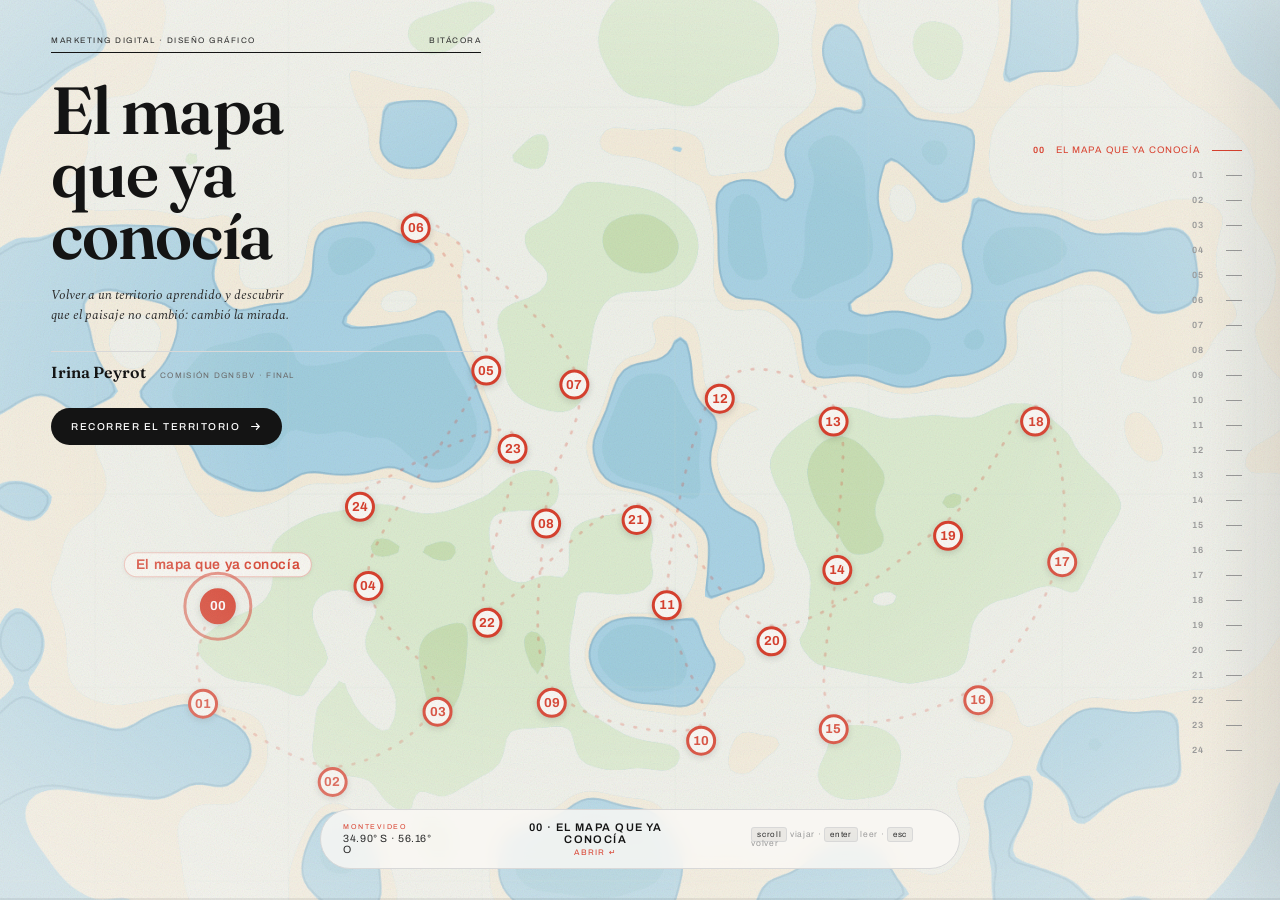
<file: index.html>
<!DOCTYPE html>
<html lang="es">
<head>
<meta charset="utf-8">
<meta name="viewport" content="width=device-width, initial-scale=1">
<title>El mapa que ya conocía — Bitácora de aprendizaje · Irina Peyrot</title>
<meta name="description" content="Bitácora de aprendizaje de Marketing Digital: un recorrido cartográfico por el territorio del marketing, con los ojos de quien ya ejerce.">
<link rel="stylesheet" href="css/style.css">
</head>
<body>

<!-- ============ EL TERRITORIO ============ -->
<div id="viewport" class="viewport">
  <div id="map-wrap" class="map-wrap">
    <svg id="territory" viewBox="0 0 3000 2100" xmlns="http://www.w3.org/2000/svg" preserveAspectRatio="xMidYMid slice"><rect x="0" y="0" width="3000" height="2100" fill="#aad3e5"/><path d="M1454.1 232.6 L1461.2 230.7 L1468.2 229.6 L1475.3 229.0 L1482.3 228.9 L1489.4 229.0 L1496.5 229.3 L1503.5 229.5 L1510.6 229.6 L1517.7 229.5 L1524.7 229.5 L1531.8 229.5 L1538.8 229.6 L1545.9 229.8 L1553.0 230.0 L1560.0 230.3 L1567.1 230.6 L1574.2 231.0 L1581.2 231.4 L1588.3 231.9 L1595.4 232.4 L1602.4 233.2 L1608.7 234.2 L1609.5 234.2 L1616.5 235.3 L1623.6 236.7 L1630.7 238.8 L1637.1 241.2 L1637.7 241.4 L1644.8 244.0 L1651.9 247.5 L1653.1 248.3 L1658.9 251.8 L1663.4 255.4 L1666.0 258.1 L1669.4 262.4 L1673.0 269.5 L1673.1 269.6 L1676.4 276.5 L1680.1 282.1 L1682.4 283.6 L1687.2 285.1 L1694.2 284.7 L1699.1 283.6 L1701.3 283.0 L1708.4 280.3 L1715.4 278.3 L1722.5 277.1 L1729.6 276.7 L1736.6 277.0 L1743.7 278.2 L1750.8 280.2 L1757.8 283.4 L1758.3 283.6 L1764.9 286.6 L1771.3 290.7 L1771.9 291.1 L1779.0 295.8 L1781.4 297.7 L1786.1 301.5 L1789.6 304.8 L1793.1 308.6 L1795.8 311.9 L1799.8 318.9 L1800.2 319.9 L1802.5 326.0 L1804.1 333.1 L1805.2 340.1 L1806.3 347.2 L1807.3 352.8 L1807.5 354.2 L1809.2 361.3 L1811.4 368.4 L1814.3 374.8 L1814.8 375.4 L1821.4 380.7 L1827.1 382.5 L1828.5 382.8 L1835.5 383.5 L1842.6 384.0 L1849.6 384.8 L1856.7 385.9 L1863.8 387.5 L1870.5 389.6 L1870.8 389.6 L1877.9 391.9 L1885.0 394.7 L1889.1 396.6 L1892.0 398.0 L1899.1 401.7 L1902.5 403.7 L1906.2 406.1 L1912.5 410.7 L1913.2 411.4 L1919.4 417.8 L1920.3 419.6 L1922.8 424.9 L1923.2 431.9 L1921.4 439.0 L1920.3 441.4 L1918.5 446.1 L1915.5 453.1 L1913.2 459.4 L1913.0 460.2 L1911.7 467.3 L1911.6 474.3 L1912.5 481.4 L1913.2 484.0 L1914.3 488.4 L1916.7 495.5 L1919.0 502.6 L1920.3 507.3 L1920.9 509.6 L1922.1 516.7 L1922.6 523.8 L1922.5 530.8 L1922.2 537.9 L1921.9 545.0 L1921.8 552.0 L1921.7 559.1 L1921.6 566.1 L1921.2 573.2 L1920.6 580.3 L1920.3 582.8 L1919.8 587.3 L1918.7 594.4 L1917.3 601.5 L1915.8 608.5 L1914.3 615.6 L1913.2 622.1 L1913.2 622.7 L1913.2 624.4 L1914.2 629.7 L1920.3 632.1 L1925.2 629.7 L1927.3 628.9 L1934.4 625.1 L1940.7 622.7 L1941.5 622.4 L1948.5 620.7 L1955.6 620.1 L1962.7 620.0 L1969.7 620.1 L1976.8 619.6 L1983.9 618.0 L1988.7 615.6 L1990.9 613.6 L1994.6 608.5 L1997.0 601.5 L1998.0 595.8 L1998.2 594.4 L1998.9 587.3 L1999.2 580.3 L1999.2 573.2 L1998.9 566.1 L1998.4 559.1 L1998.2 552.0 L1998.4 545.0 L1999.2 537.9 L2000.2 530.8 L2001.2 523.8 L2002.0 516.7 L2002.4 509.6 L2002.6 502.6 L2002.7 495.5 L2002.7 488.4 L2003.0 481.4 L2003.5 474.3 L2004.6 467.3 L2005.0 465.5 L2006.9 460.2 L2010.3 453.1 L2012.1 449.8 L2015.9 446.1 L2019.2 442.7 L2026.2 439.5 L2030.8 439.0 L2033.3 438.6 L2035.8 439.0 L2040.4 439.5 L2047.4 441.6 L2054.5 444.9 L2056.4 446.1 L2061.6 448.7 L2067.9 453.1 L2068.6 453.6 L2075.7 458.7 L2077.4 460.2 L2082.7 464.6 L2085.6 467.3 L2089.8 471.3 L2092.8 474.3 L2096.9 478.8 L2099.3 481.4 L2103.9 487.1 L2105.1 488.4 L2110.4 495.5 L2111.0 496.4 L2115.5 502.6 L2118.1 507.0 L2119.8 509.6 L2123.9 516.7 L2125.1 519.0 L2128.1 523.8 L2131.9 530.8 L2132.2 531.4 L2136.2 537.9 L2139.3 544.2 L2139.7 545.0 L2143.5 552.0 L2146.3 558.6 L2146.6 559.1 L2150.4 566.1 L2153.4 572.0 L2154.1 573.2 L2158.5 580.3 L2160.4 583.9 L2162.7 587.3 L2166.3 594.4 L2167.5 597.2 L2169.8 601.5 L2173.2 608.5 L2174.6 610.9 L2178.0 615.6 L2181.6 619.5 L2184.9 622.7 L2188.7 625.4 L2194.2 629.7 L2195.8 630.8 L2202.8 636.2 L2203.5 636.8 L2209.9 642.1 L2211.7 643.8 L2216.9 649.3 L2218.4 650.9 L2224.0 658.0 L2224.0 658.0 L2229.5 665.0 L2231.1 667.5 L2234.3 672.1 L2238.1 679.0 L2238.2 679.2 L2242.4 686.2 L2245.2 693.0 L2245.4 693.3 L2248.7 700.4 L2251.0 707.4 L2252.3 712.1 L2253.2 714.5 L2255.3 721.5 L2256.9 728.6 L2258.1 735.7 L2259.0 742.7 L2259.3 744.9 L2260.3 749.8 L2261.5 756.9 L2262.7 763.9 L2263.8 771.0 L2264.9 778.1 L2266.2 785.1 L2266.4 786.1 L2268.3 792.2 L2270.6 799.2 L2272.7 806.3 L2273.5 809.0 L2275.0 813.4 L2277.0 820.4 L2278.3 827.5 L2279.4 834.6 L2280.5 841.6 L2280.5 841.6 L2282.7 848.7 L2285.1 855.8 L2287.6 862.6 L2287.7 862.8 L2291.0 869.9 L2293.7 876.9 L2294.6 880.0 L2296.3 884.0 L2298.5 891.1 L2300.3 898.1 L2301.7 905.2 L2301.7 905.3 L2303.1 912.3 L2304.2 919.3 L2305.1 926.4 L2306.0 933.5 L2306.8 940.5 L2307.6 947.6 L2308.2 954.6 L2308.7 961.7 L2308.8 963.4 L2309.1 968.8 L2309.5 975.8 L2309.9 982.9 L2310.3 990.0 L2310.7 997.0 L2311.1 1004.1 L2311.3 1011.2 L2311.4 1018.2 L2311.3 1025.3 L2311.1 1032.3 L2310.6 1039.4 L2309.8 1046.5 L2308.8 1053.4 L2308.8 1053.5 L2307.8 1060.6 L2307.2 1067.7 L2307.2 1074.7 L2307.9 1081.8 L2308.8 1087.5 L2309.1 1088.8 L2310.9 1095.9 L2312.6 1103.0 L2314.0 1110.0 L2315.1 1117.1 L2315.8 1124.2 L2315.8 1124.9 L2316.6 1131.2 L2317.0 1138.3 L2317.1 1145.4 L2317.0 1152.4 L2316.6 1159.5 L2316.0 1166.5 L2315.8 1168.0 L2315.4 1173.6 L2314.8 1180.7 L2313.9 1187.7 L2312.7 1194.8 L2311.2 1201.9 L2309.4 1208.9 L2308.8 1211.2 L2307.9 1216.0 L2306.4 1223.1 L2304.7 1230.1 L2302.6 1237.2 L2301.7 1240.0 L2300.7 1244.2 L2298.6 1251.3 L2295.9 1258.4 L2294.6 1261.1 L2293.1 1265.4 L2290.1 1272.5 L2287.6 1277.6 L2286.8 1279.6 L2283.9 1286.6 L2280.7 1293.7 L2280.5 1294.1 L2278.3 1300.8 L2276.0 1307.8 L2273.8 1314.9 L2273.5 1315.9 L2272.1 1321.9 L2270.5 1329.0 L2268.6 1336.1 L2266.4 1342.7 L2266.3 1343.1 L2264.3 1350.2 L2261.7 1357.3 L2259.3 1362.6 L2258.7 1364.3 L2256.0 1371.4 L2252.8 1378.5 L2252.3 1379.4 L2249.8 1385.5 L2246.3 1392.6 L2245.2 1394.5 L2242.8 1399.6 L2238.9 1406.7 L2238.1 1407.9 L2235.1 1413.8 L2231.1 1420.7 L2231.0 1420.8 L2227.7 1427.9 L2224.1 1435.0 L2224.0 1435.1 L2221.3 1442.0 L2218.1 1449.1 L2216.9 1451.5 L2215.2 1456.2 L2212.3 1463.2 L2209.9 1468.2 L2209.1 1470.3 L2206.1 1477.3 L2202.8 1483.5 L2202.4 1484.4 L2199.0 1491.5 L2195.8 1496.5 L2194.7 1498.5 L2190.2 1505.6 L2188.7 1507.7 L2185.5 1512.7 L2181.6 1517.9 L2180.4 1519.7 L2175.1 1526.8 L2174.6 1527.4 L2169.9 1533.9 L2167.5 1536.8 L2164.3 1540.9 L2160.4 1545.3 L2158.1 1548.0 L2153.4 1553.0 L2151.3 1555.0 L2146.3 1559.8 L2143.5 1562.1 L2139.3 1565.7 L2133.6 1569.2 L2132.2 1570.2 L2125.1 1573.9 L2118.1 1575.8 L2111.0 1576.2 L2103.9 1574.9 L2096.9 1571.5 L2094.0 1569.2 L2089.8 1566.8 L2082.8 1562.1 L2082.7 1562.1 L2075.7 1559.1 L2068.6 1557.4 L2061.6 1557.5 L2054.5 1558.8 L2047.4 1560.9 L2043.5 1562.1 L2040.4 1563.0 L2033.3 1564.2 L2026.2 1564.1 L2019.2 1562.4 L2018.7 1562.1 L2012.1 1558.1 L2008.7 1555.0 L2005.0 1551.6 L2001.6 1548.0 L1998.0 1544.6 L1993.3 1540.9 L1990.9 1539.3 L1983.9 1535.5 L1980.0 1533.9 L1976.8 1532.5 L1969.7 1529.8 L1962.7 1527.2 L1961.4 1526.8 L1955.6 1524.7 L1948.5 1522.3 L1941.5 1520.0 L1940.4 1519.7 L1934.4 1517.2 L1927.4 1512.7 L1927.3 1512.6 L1924.2 1505.6 L1924.9 1498.5 L1927.3 1492.1 L1927.5 1491.5 L1930.8 1484.4 L1934.4 1477.5 L1934.5 1477.3 L1938.0 1470.3 L1940.9 1463.2 L1941.5 1461.3 L1943.4 1456.2 L1945.1 1449.1 L1946.1 1442.0 L1946.7 1435.0 L1947.1 1427.9 L1943.9 1420.8 L1941.5 1420.5 L1938.9 1420.8 L1934.4 1421.2 L1927.3 1423.1 L1920.3 1425.9 L1916.6 1427.9 L1913.2 1429.5 L1906.2 1433.6 L1903.9 1435.0 L1899.1 1438.7 L1895.0 1442.0 L1892.0 1447.3 L1891.2 1449.1 L1891.0 1456.2 L1892.0 1461.1 L1892.5 1463.2 L1894.4 1470.3 L1896.0 1477.3 L1896.8 1484.4 L1896.9 1491.5 L1896.6 1498.5 L1896.4 1505.6 L1896.9 1512.7 L1898.0 1519.7 L1899.1 1525.7 L1899.3 1526.8 L1899.8 1533.9 L1899.7 1540.9 L1899.9 1548.0 L1900.5 1555.0 L1901.2 1562.1 L1901.5 1569.2 L1900.7 1576.2 L1899.1 1581.4 L1898.5 1583.3 L1894.8 1590.4 L1892.0 1595.0 L1890.5 1597.4 L1886.2 1604.5 L1885.0 1607.3 L1882.9 1611.6 L1881.0 1618.6 L1880.5 1625.7 L1881.0 1632.7 L1882.0 1639.8 L1883.4 1646.9 L1885.0 1652.9 L1885.3 1653.9 L1887.5 1661.0 L1891.2 1668.1 L1892.0 1669.4 L1898.9 1675.1 L1899.1 1675.3 L1906.2 1679.1 L1913.2 1680.8 L1920.3 1681.9 L1923.2 1682.2 L1927.3 1683.2 L1934.4 1684.7 L1941.5 1686.3 L1948.5 1688.2 L1952.0 1689.3 L1952.8 1696.3 L1948.5 1699.1 L1942.8 1703.4 L1941.5 1704.1 L1934.4 1708.3 L1929.6 1710.4 L1927.3 1711.4 L1920.3 1712.5 L1913.2 1710.6 L1913.0 1710.4 L1906.2 1705.7 L1904.1 1703.4 L1899.1 1698.3 L1897.5 1696.3 L1892.0 1690.0 L1891.4 1689.3 L1885.0 1682.5 L1884.7 1682.2 L1877.9 1677.1 L1874.9 1675.1 L1870.8 1673.3 L1863.8 1670.5 L1856.7 1668.4 L1855.2 1668.1 L1849.6 1667.1 L1842.6 1666.7 L1835.5 1667.3 L1833.1 1668.1 L1828.5 1669.6 L1821.4 1674.8 L1821.1 1675.1 L1816.8 1682.2 L1814.3 1688.6 L1814.1 1689.3 L1812.6 1696.3 L1811.6 1703.4 L1811.0 1710.4 L1810.7 1717.5 L1810.8 1724.6 L1811.4 1731.6 L1812.6 1738.7 L1814.0 1745.8 L1814.3 1747.2 L1815.8 1752.8 L1817.7 1759.9 L1819.5 1766.9 L1820.7 1774.0 L1820.9 1781.1 L1819.5 1788.1 L1815.6 1795.2 L1814.3 1796.8 L1809.3 1802.3 L1807.3 1804.1 L1800.2 1809.3 L1800.2 1809.3 L1793.1 1813.8 L1787.5 1816.4 L1786.1 1817.1 L1779.0 1820.1 L1771.9 1822.3 L1766.8 1823.5 L1764.9 1824.0 L1757.8 1825.7 L1750.8 1827.1 L1743.7 1828.4 L1736.6 1829.9 L1734.2 1830.5 L1729.6 1832.0 L1722.5 1834.7 L1715.5 1837.6 L1715.4 1837.6 L1708.4 1841.2 L1701.3 1844.4 L1700.8 1844.6 L1694.2 1847.9 L1687.2 1850.8 L1684.5 1851.7 L1680.1 1853.5 L1673.1 1856.0 L1666.0 1857.9 L1662.2 1858.8 L1658.9 1859.8 L1651.9 1861.6 L1644.8 1863.1 L1637.7 1864.3 L1630.7 1865.2 L1624.3 1865.8 L1623.6 1865.9 L1616.5 1866.8 L1609.5 1867.3 L1602.4 1867.6 L1595.4 1867.7 L1588.3 1867.5 L1581.2 1866.9 L1574.9 1865.8 L1574.2 1865.8 L1567.1 1864.5 L1560.0 1862.6 L1553.0 1859.8 L1550.8 1858.8 L1545.9 1857.0 L1538.8 1854.3 L1532.3 1851.7 L1531.8 1851.6 L1524.7 1850.2 L1517.7 1849.2 L1510.6 1848.7 L1503.5 1848.9 L1496.5 1849.4 L1489.4 1849.9 L1482.3 1850.1 L1475.3 1850.2 L1468.2 1850.1 L1461.2 1849.9 L1454.1 1849.5 L1447.0 1848.9 L1440.0 1848.0 L1432.9 1846.9 L1425.8 1845.3 L1423.4 1844.6 L1418.8 1843.9 L1411.7 1842.5 L1404.6 1841.0 L1397.6 1839.7 L1390.5 1838.9 L1383.5 1839.0 L1376.4 1840.0 L1369.3 1841.6 L1362.3 1843.3 L1356.4 1844.6 L1355.2 1845.1 L1348.1 1847.0 L1341.1 1848.3 L1334.0 1849.1 L1326.9 1849.5 L1319.9 1849.6 L1312.8 1849.3 L1305.8 1848.5 L1298.7 1847.2 L1291.6 1845.2 L1290.2 1844.6 L1284.6 1843.0 L1277.5 1840.3 L1271.6 1837.6 L1270.4 1837.1 L1263.4 1834.2 L1256.3 1831.2 L1254.5 1830.5 L1249.2 1828.8 L1242.2 1826.7 L1235.1 1824.6 L1231.4 1823.5 L1228.1 1822.7 L1221.0 1820.9 L1213.9 1818.9 L1206.9 1816.5 L1206.7 1816.4 L1199.8 1814.4 L1192.7 1811.9 L1186.6 1809.3 L1185.7 1809.0 L1178.6 1806.5 L1171.5 1803.4 L1169.3 1802.3 L1164.5 1800.5 L1157.4 1797.7 L1151.9 1795.2 L1150.4 1794.7 L1143.3 1792.4 L1136.2 1789.6 L1133.0 1788.1 L1129.2 1786.9 L1122.1 1784.2 L1115.7 1781.1 L1115.0 1780.9 L1108.0 1778.1 L1100.9 1774.4 L1100.2 1774.0 L1093.8 1771.3 L1086.8 1767.1 L1086.5 1766.9 L1079.7 1763.4 L1074.6 1759.9 L1072.7 1758.7 L1065.6 1753.7 L1064.4 1752.8 L1058.5 1748.8 L1054.5 1745.8 L1051.5 1743.7 L1044.8 1738.7 L1044.4 1738.4 L1037.3 1734.1 L1033.8 1731.6 L1030.3 1729.6 L1023.2 1724.9 L1022.8 1724.6 L1016.1 1720.6 L1011.9 1717.5 L1009.1 1715.7 L1002.4 1710.4 L1002.0 1710.2 L995.0 1704.4 L993.8 1703.4 L987.9 1698.0 L986.2 1696.3 L980.8 1690.5 L979.7 1689.3 L974.2 1682.2 L973.8 1681.6 L969.1 1675.1 L966.7 1670.3 L965.4 1668.1 L962.3 1661.0 L960.4 1653.9 L959.6 1648.6 L959.3 1646.9 L958.5 1639.8 L958.0 1632.7 L957.3 1625.7 L956.1 1618.6 L954.1 1611.6 L952.6 1607.5 L951.2 1604.5 L947.4 1597.4 L945.5 1593.9 L943.3 1590.4 L939.4 1583.3 L938.4 1581.4 L935.1 1576.2 L931.4 1570.0 L930.5 1569.2 L924.3 1563.5 L921.1 1562.1 L917.3 1560.5 L910.2 1559.6 L903.1 1560.0 L896.1 1561.0 L889.0 1561.5 L881.9 1560.9 L874.9 1558.9 L867.8 1555.6 L866.9 1555.0 L860.7 1551.6 L855.9 1548.0 L853.7 1546.4 L847.5 1540.9 L846.6 1540.1 L840.8 1533.9 L839.6 1532.4 L835.0 1526.8 L832.5 1523.5 L829.7 1519.7 L825.4 1513.7 L824.7 1512.7 L819.5 1505.6 L818.4 1504.0 L814.5 1498.5 L811.3 1493.3 L810.1 1491.5 L806.2 1484.4 L804.2 1479.1 L803.5 1477.3 L801.4 1470.3 L800.8 1463.2 L801.9 1456.2 L804.2 1451.5 L805.3 1449.1 L811.3 1443.4 L813.1 1442.0 L818.4 1439.6 L825.4 1437.5 L832.5 1436.4 L839.6 1436.2 L846.6 1436.7 L853.7 1437.5 L860.7 1438.5 L867.8 1439.6 L874.9 1440.6 L881.9 1441.6 L884.8 1442.0 L889.0 1442.7 L896.1 1443.7 L903.1 1444.5 L910.2 1445.1 L917.3 1445.5 L924.3 1446.0 L931.4 1446.8 L938.4 1447.5 L945.5 1448.0 L952.6 1447.6 L959.6 1446.0 L966.7 1443.2 L968.8 1442.0 L973.8 1439.4 L980.8 1435.6 L982.4 1435.0 L987.9 1432.6 L995.0 1431.0 L1002.0 1431.0 L1009.1 1432.1 L1016.1 1433.3 L1023.2 1433.7 L1030.3 1432.4 L1037.3 1428.6 L1038.1 1427.9 L1044.4 1421.4 L1044.8 1420.8 L1050.2 1413.8 L1051.5 1411.9 L1054.6 1406.7 L1057.4 1399.6 L1058.4 1392.6 L1057.6 1385.5 L1055.3 1378.5 L1051.5 1371.5 L1051.4 1371.4 L1044.4 1364.5 L1044.3 1364.3 L1037.3 1360.0 L1032.6 1357.3 L1030.3 1356.3 L1023.2 1353.2 L1016.9 1350.2 L1016.1 1349.9 L1009.1 1346.9 L1002.0 1343.5 L1001.0 1343.1 L995.0 1341.0 L987.9 1339.6 L980.8 1339.4 L973.8 1340.5 L966.7 1342.2 L963.5 1343.1 L959.6 1344.5 L952.6 1347.0 L945.5 1349.7 L944.1 1350.2 L938.4 1353.2 L931.4 1357.0 L930.8 1357.3 L924.3 1361.4 L917.6 1364.3 L917.3 1364.5 L910.2 1366.4 L903.1 1366.7 L896.1 1365.6 L892.0 1364.3 L889.0 1363.5 L881.9 1361.3 L874.9 1359.2 L867.8 1357.3 L867.5 1357.3 L860.7 1355.7 L853.7 1353.6 L846.6 1350.6 L845.9 1350.2 L839.6 1346.8 L833.4 1343.1 L832.5 1342.5 L825.4 1338.0 L822.0 1336.1 L818.4 1333.1 L812.5 1329.0 L811.3 1327.3 L805.8 1321.9 L804.2 1315.2 L804.1 1314.9 L804.2 1314.7 L806.4 1307.8 L811.3 1301.8 L811.7 1300.8 L815.9 1293.7 L818.4 1289.6 L819.5 1286.6 L821.6 1279.6 L822.7 1272.5 L822.5 1265.4 L820.9 1258.4 L818.4 1251.9 L818.0 1251.3 L813.1 1244.2 L811.3 1241.9 L806.4 1237.2 L804.2 1235.0 L797.2 1230.8 L792.0 1230.1 L790.1 1229.9 L789.4 1230.1 L783.1 1233.1 L778.8 1237.2 L776.0 1241.0 L773.9 1244.2 L770.6 1251.3 L768.9 1256.6 L768.3 1258.4 L766.9 1265.4 L767.0 1272.5 L768.9 1279.6 L768.9 1279.6 L772.1 1286.6 L776.0 1292.7 L776.7 1293.7 L781.7 1300.8 L783.1 1303.4 L786.4 1307.8 L788.1 1314.9 L784.6 1321.9 L783.1 1323.3 L777.8 1329.0 L776.0 1330.6 L769.7 1336.1 L768.9 1336.7 L761.9 1341.2 L754.9 1343.1 L754.8 1343.2 L754.5 1343.1 L747.7 1342.1 L740.7 1337.2 L739.7 1336.1 L734.2 1329.0 L733.6 1328.0 L730.1 1321.9 L726.9 1314.9 L726.5 1313.9 L724.0 1307.8 L721.7 1300.8 L719.6 1293.7 L719.5 1293.1 L717.2 1286.6 L714.8 1279.6 L712.5 1272.5 L712.4 1272.3 L709.9 1265.4 L708.0 1258.4 L706.5 1251.3 L705.5 1244.2 L705.4 1242.6 L704.6 1237.2 L704.0 1230.1 L703.4 1223.1 L702.8 1216.0 L702.0 1208.9 L701.1 1201.9 L700.1 1194.8 L698.9 1187.7 L698.3 1183.7 L697.6 1180.7 L696.2 1173.6 L694.9 1166.5 L693.9 1159.5 L693.0 1152.4 L692.0 1145.4 L691.2 1139.5 L691.0 1138.3 L689.7 1131.2 L688.6 1124.2 L687.6 1117.1 L686.9 1110.0 L686.4 1103.0 L685.9 1095.9 L685.5 1088.8 L685.2 1081.8 L684.8 1074.7 L684.5 1067.7 L684.2 1060.6 L684.2 1060.3 L683.6 1053.5 L683.0 1046.5 L682.4 1039.4 L681.9 1032.3 L681.8 1025.3 L682.2 1018.2 L683.3 1011.2 L684.2 1007.9 L685.2 1004.1 L688.4 997.0 L691.2 993.2 L697.4 990.0 L698.3 989.7 L699.2 990.0 L705.4 991.4 L712.4 996.1 L713.3 997.0 L719.5 1001.5 L722.7 1004.1 L726.5 1006.4 L733.6 1010.2 L735.7 1011.2 L740.7 1013.0 L747.7 1014.5 L754.8 1014.9 L761.9 1013.9 L768.9 1011.5 L769.6 1011.2 L776.0 1008.0 L782.3 1004.1 L783.1 1003.7 L790.1 999.2 L793.5 997.0 L797.2 995.0 L804.2 991.5 L809.0 990.0 L811.3 989.2 L818.4 988.5 L825.4 989.5 L826.6 990.0 L832.5 992.3 L839.6 996.5 L840.4 997.0 L846.6 1001.4 L851.4 1004.1 L853.7 1005.6 L860.7 1007.5 L867.8 1006.4 L873.0 1004.1 L874.9 1003.3 L881.9 999.7 L887.5 997.0 L889.0 996.2 L896.1 992.4 L900.9 990.0 L903.1 987.0 L906.2 982.9 L903.1 976.4 L903.0 975.8 L897.9 968.8 L896.1 966.5 L893.0 961.7 L889.0 955.2 L888.7 954.6 L884.9 947.6 L882.0 940.5 L881.9 940.5 L879.5 933.5 L877.8 926.4 L876.3 919.3 L874.9 912.6 L874.8 912.3 L872.8 905.2 L870.6 898.1 L868.8 891.1 L869.1 884.0 L873.5 876.9 L874.9 875.8 L881.9 872.0 L889.0 869.9 L889.0 869.9 L896.1 869.3 L902.2 869.9 L903.1 870.0 L910.2 871.6 L917.3 873.8 L924.3 876.0 L927.1 876.9 L931.4 878.0 L938.4 879.7 L945.5 881.3 L952.6 883.2 L955.1 884.0 L959.6 885.8 L966.7 890.5 L967.3 891.1 L971.6 898.1 L973.1 905.2 L972.9 912.3 L971.7 919.3 L969.8 926.4 L967.2 933.5 L966.7 934.7 L964.3 940.5 L960.5 947.6 L959.6 948.9 L955.6 954.6 L952.6 958.4 L949.5 961.7 L945.5 966.0 L942.4 968.8 L938.4 973.3 L935.3 975.8 L931.4 982.0 L930.4 982.9 L931.3 990.0 L931.4 990.0 L936.6 997.0 L938.4 998.4 L944.3 1004.1 L945.5 1005.0 L952.6 1010.8 L952.9 1011.2 L959.6 1016.5 L961.7 1018.2 L966.7 1022.4 L970.0 1025.3 L973.8 1029.0 L977.3 1032.3 L980.8 1036.6 L983.6 1039.4 L987.9 1045.4 L988.8 1046.5 L993.0 1053.5 L995.0 1058.7 L996.0 1060.6 L999.5 1067.7 L1002.0 1071.9 L1004.8 1074.7 L1009.1 1078.5 L1014.7 1081.8 L1016.1 1082.6 L1023.2 1085.8 L1030.3 1088.8 L1030.3 1088.9 L1037.3 1091.9 L1044.4 1094.7 L1047.9 1095.9 L1051.5 1096.6 L1058.5 1097.5 L1065.6 1097.7 L1072.7 1097.3 L1079.7 1096.2 L1080.5 1095.9 L1086.8 1093.8 L1093.8 1090.5 L1096.6 1088.8 L1100.9 1086.2 L1108.0 1082.0 L1108.5 1081.8 L1115.0 1078.3 L1122.1 1076.4 L1129.2 1076.0 L1136.2 1076.5 L1143.3 1077.4 L1150.4 1078.2 L1157.4 1078.7 L1164.5 1078.8 L1171.5 1078.4 L1178.6 1077.6 L1185.7 1076.5 L1192.7 1075.1 L1194.5 1074.7 L1199.8 1073.1 L1206.9 1071.2 L1213.9 1070.1 L1221.0 1070.7 L1228.1 1072.9 L1231.6 1074.7 L1235.1 1076.2 L1242.2 1079.6 L1246.9 1081.8 L1249.2 1082.7 L1256.3 1085.0 L1263.4 1086.2 L1270.4 1086.4 L1277.5 1085.3 L1284.6 1083.3 L1288.3 1081.8 L1291.6 1080.3 L1298.7 1076.5 L1301.4 1074.7 L1305.8 1071.6 L1310.6 1067.7 L1312.8 1065.5 L1317.5 1060.6 L1319.9 1057.4 L1322.7 1053.5 L1326.5 1046.5 L1326.9 1045.2 L1329.0 1039.4 L1330.3 1032.3 L1330.4 1025.3 L1329.3 1018.2 L1327.3 1011.2 L1326.9 1010.3 L1324.5 1004.1 L1321.5 997.0 L1319.9 993.2 L1318.6 990.0 L1316.0 982.9 L1313.6 975.8 L1312.8 973.3 L1311.2 968.8 L1308.5 961.7 L1305.8 955.3 L1305.4 954.6 L1302.2 947.6 L1299.1 940.5 L1298.7 939.6 L1296.4 933.5 L1294.0 926.4 L1291.8 919.3 L1291.6 918.7 L1289.5 912.3 L1286.9 905.2 L1284.6 899.2 L1283.8 898.1 L1277.5 891.4 L1271.0 891.1 L1270.4 891.0 L1270.4 891.1 L1263.4 893.5 L1256.3 897.1 L1254.2 898.1 L1249.2 900.0 L1242.2 902.1 L1235.1 903.8 L1228.1 905.2 L1228.0 905.2 L1221.0 906.3 L1213.9 907.3 L1206.9 908.2 L1199.8 908.8 L1192.7 909.3 L1185.7 909.4 L1178.6 909.3 L1171.5 908.1 L1166.3 905.2 L1167.3 898.1 L1171.5 892.7 L1172.5 891.1 L1178.3 884.0 L1178.6 883.6 L1183.1 876.9 L1185.7 873.6 L1188.2 869.9 L1192.7 865.1 L1195.3 862.8 L1199.8 859.9 L1206.9 856.6 L1209.6 855.8 L1213.9 854.4 L1221.0 852.4 L1228.1 850.5 L1234.7 848.7 L1235.1 848.5 L1242.2 846.2 L1249.2 844.6 L1256.3 843.4 L1262.1 841.6 L1263.4 840.7 L1266.6 834.6 L1265.5 827.5 L1263.4 824.9 L1259.5 820.4 L1256.3 818.4 L1249.2 813.5 L1249.0 813.4 L1242.2 810.4 L1235.1 807.3 L1233.0 806.3 L1228.1 804.6 L1221.0 801.6 L1216.5 799.2 L1213.9 798.1 L1206.9 794.9 L1199.8 792.3 L1199.1 792.2 L1192.7 790.9 L1185.7 790.5 L1178.6 790.9 L1171.5 791.8 L1169.1 792.2 L1164.5 792.8 L1157.4 793.9 L1150.4 795.5 L1143.3 798.1 L1141.3 799.2 L1136.2 803.5 L1134.0 806.3 L1130.8 813.4 L1129.2 820.4 L1129.2 821.0 L1128.4 827.5 L1127.9 834.6 L1127.4 841.6 L1126.7 848.7 L1125.3 855.8 L1122.8 862.8 L1122.1 864.2 L1118.2 869.9 L1115.0 873.5 L1110.4 876.9 L1108.0 878.6 L1100.9 881.2 L1093.8 882.4 L1086.8 882.9 L1079.7 883.5 L1076.3 884.0 L1072.7 884.5 L1065.6 886.1 L1058.5 888.0 L1051.5 889.5 L1044.4 889.9 L1037.3 888.1 L1031.7 884.0 L1030.3 882.5 L1026.2 876.9 L1023.2 871.4 L1022.3 869.9 L1018.9 862.8 L1016.7 855.8 L1016.2 848.7 L1017.2 841.6 L1018.9 834.6 L1020.1 827.5 L1019.6 820.4 L1016.1 813.6 L1015.9 813.4 L1009.1 809.6 L1002.0 807.3 L999.1 806.3 L995.0 805.3 L987.9 803.1 L980.8 800.6 L977.2 799.2 L973.8 798.2 L966.7 796.3 L959.6 795.0 L952.6 794.3 L945.5 794.0 L938.4 793.9 L931.4 793.8 L924.3 793.5 L917.3 793.4 L910.2 793.4 L903.1 793.6 L896.1 794.0 L889.0 794.4 L881.9 794.6 L874.9 794.8 L867.8 794.9 L860.7 795.3 L853.7 796.1 L846.6 797.5 L840.6 799.2 L839.6 799.7 L832.5 802.5 L825.4 805.4 L822.0 806.3 L818.4 807.4 L811.3 808.3 L804.2 808.4 L797.2 808.5 L790.1 809.7 L783.1 813.0 L782.4 813.4 L776.0 817.2 L771.0 820.4 L768.9 821.6 L761.9 825.0 L755.3 827.5 L754.8 827.7 L747.7 828.8 L740.7 828.4 L738.1 827.5 L733.6 823.6 L731.5 820.4 L730.1 813.4 L730.5 806.3 L732.0 799.2 L733.6 795.1 L734.7 792.2 L738.5 785.1 L740.7 782.2 L744.2 778.1 L747.7 774.5 L752.1 771.0 L754.8 768.7 L760.6 763.9 L761.9 762.5 L765.8 756.9 L768.9 750.4 L769.1 749.8 L770.9 742.7 L772.5 735.7 L774.2 728.6 L776.0 721.6 L776.0 721.5 L777.4 714.5 L778.9 707.4 L780.8 700.4 L783.1 693.4 L783.1 693.3 L785.8 686.2 L789.9 679.2 L790.1 678.9 L795.2 672.1 L797.2 670.1 L801.6 665.0 L804.2 662.7 L808.4 658.0 L811.3 655.4 L815.2 650.9 L818.4 648.2 L822.3 643.8 L825.4 641.2 L829.7 636.8 L832.5 634.5 L837.7 629.7 L839.6 628.2 L846.5 622.7 L846.6 622.5 L853.7 617.6 L857.2 615.6 L860.7 613.6 L867.8 610.1 L871.0 608.5 L874.9 606.3 L881.9 601.9 L882.5 601.5 L889.0 594.8 L889.3 594.4 L892.7 587.3 L894.0 580.3 L893.3 573.2 L891.4 566.1 L889.0 560.0 L888.5 559.1 L884.6 552.0 L881.9 545.8 L881.4 545.0 L878.4 537.9 L877.4 530.8 L878.0 523.8 L880.2 516.7 L881.9 513.2 L883.4 509.6 L887.4 502.6 L889.0 500.3 L891.9 495.5 L896.1 490.1 L897.2 488.4 L903.0 481.4 L903.1 481.3 L908.9 474.3 L910.2 472.9 L915.2 467.3 L917.3 465.0 L921.5 460.2 L924.3 457.2 L927.9 453.1 L931.4 449.5 L934.5 446.1 L938.4 442.1 L941.5 439.0 L945.5 435.2 L949.1 431.9 L952.6 428.8 L957.5 424.9 L959.6 423.1 L966.7 417.9 L966.9 417.8 L973.8 412.7 L977.1 410.7 L980.8 408.1 L987.9 404.3 L989.2 403.7 L995.0 400.2 L1002.0 396.8 L1002.4 396.6 L1009.1 392.4 L1013.9 389.6 L1016.1 387.9 L1023.2 382.7 L1023.5 382.5 L1030.3 376.9 L1032.2 375.4 L1037.3 371.4 L1041.9 368.4 L1044.4 366.5 L1051.5 362.0 L1052.6 361.3 L1058.5 357.3 L1063.8 354.2 L1065.6 353.0 L1072.7 348.5 L1074.8 347.2 L1079.7 343.8 L1085.8 340.1 L1086.8 339.4 L1093.8 334.7 L1096.6 333.1 L1100.9 330.1 L1108.0 326.2 L1108.5 326.0 L1115.0 322.0 L1121.8 318.9 L1122.1 318.8 L1129.2 314.9 L1136.2 312.1 L1136.8 311.9 L1143.3 308.7 L1150.4 306.1 L1154.7 304.8 L1157.4 303.7 L1164.5 301.4 L1171.5 299.7 L1178.6 298.5 L1185.2 297.7 L1185.7 297.7 L1192.7 296.9 L1199.8 296.4 L1206.9 295.9 L1213.9 295.2 L1221.0 293.9 L1228.1 291.7 L1230.3 290.7 L1235.1 288.0 L1242.2 283.7 L1242.4 283.6 L1249.2 279.2 L1254.5 276.5 L1256.3 275.6 L1263.4 272.5 L1270.4 270.3 L1274.6 269.5 L1277.5 268.7 L1284.6 267.5 L1291.6 266.9 L1298.7 267.0 L1305.8 267.8 L1312.8 269.3 L1313.3 269.5 L1319.9 270.9 L1326.9 272.8 L1334.0 275.2 L1337.5 276.5 L1341.1 277.6 L1348.1 279.8 L1355.2 282.6 L1357.3 283.6 L1362.3 285.9 L1369.2 290.7 L1369.3 290.7 L1375.1 297.7 L1376.4 303.9 L1376.6 304.8 L1376.4 305.3 L1374.5 311.9 L1369.3 318.5 L1369.1 318.9 L1362.3 325.3 L1361.7 326.0 L1355.2 331.7 L1354.0 333.1 L1348.1 338.4 L1346.4 340.1 L1341.1 345.2 L1339.0 347.2 L1334.0 352.1 L1331.7 354.2 L1326.9 359.8 L1325.6 361.3 L1321.7 368.4 L1320.8 375.4 L1323.0 382.5 L1326.9 387.2 L1329.8 389.6 L1334.0 391.8 L1341.1 393.9 L1348.1 395.1 L1355.2 395.7 L1362.3 396.1 L1369.3 396.3 L1376.4 396.4 L1383.5 396.2 L1390.5 395.8 L1397.6 395.0 L1404.6 393.8 L1411.7 392.5 L1418.8 391.1 L1425.8 389.8 L1427.5 389.6 L1432.9 388.4 L1440.0 386.9 L1447.0 385.1 L1454.1 382.8 L1454.8 382.5 L1461.2 379.6 L1468.2 376.7 L1472.7 375.4 L1475.3 374.5 L1482.3 374.1 L1486.6 375.4 L1489.4 376.1 L1496.5 379.2 L1502.3 382.5 L1503.5 383.1 L1510.6 386.8 L1513.9 389.6 L1517.7 392.5 L1521.0 396.6 L1524.7 401.5 L1526.0 403.7 L1530.4 410.7 L1531.8 412.5 L1535.4 417.8 L1538.8 421.8 L1541.6 424.9 L1545.9 428.6 L1550.3 431.9 L1553.0 433.6 L1560.0 437.6 L1562.5 439.0 L1567.1 441.3 L1574.2 445.2 L1575.6 446.1 L1581.2 449.3 L1587.1 453.1 L1588.3 453.9 L1595.4 458.3 L1598.8 460.2 L1602.4 462.2 L1609.5 464.9 L1616.5 466.1 L1623.6 465.1 L1630.7 461.3 L1631.9 460.2 L1637.4 453.1 L1637.7 452.3 L1640.1 446.1 L1641.4 439.0 L1642.0 431.9 L1642.5 424.9 L1643.3 417.8 L1644.7 410.7 L1644.8 410.3 L1646.8 403.7 L1649.5 396.6 L1651.9 391.3 L1652.7 389.6 L1655.8 382.5 L1658.6 375.4 L1658.9 374.6 L1661.0 368.4 L1662.9 361.3 L1664.4 354.2 L1665.3 347.2 L1665.5 340.1 L1664.9 333.1 L1663.1 326.0 L1659.8 318.9 L1658.9 317.5 L1652.6 311.9 L1651.9 311.3 L1644.8 307.6 L1637.7 305.2 L1636.3 304.8 L1630.7 303.0 L1623.6 301.0 L1616.5 299.1 L1611.0 297.7 L1609.5 297.3 L1602.4 295.3 L1595.4 293.6 L1588.3 292.2 L1581.2 291.0 L1578.3 290.7 L1574.2 290.0 L1567.1 289.2 L1560.0 288.9 L1553.0 289.0 L1545.9 289.9 L1543.5 290.7 L1538.8 292.1 L1531.8 296.0 L1529.7 297.7 L1524.7 302.6 L1522.8 304.8 L1517.8 311.9 L1517.7 312.1 L1513.0 318.9 L1510.6 323.9 L1505.6 326.0 L1503.5 327.0 L1502.6 326.0 L1496.5 322.1 L1494.1 318.9 L1489.4 314.2 L1487.7 311.9 L1482.3 305.8 L1481.5 304.8 L1475.3 298.1 L1474.9 297.7 L1468.2 291.7 L1466.6 290.7 L1461.2 286.9 L1454.3 283.6 L1454.1 283.5 L1447.0 280.1 L1440.0 276.9 L1439.3 276.5 L1432.9 271.3 L1430.9 269.5 L1428.1 262.4 L1428.5 255.4 L1431.5 248.3 L1432.9 246.4 L1437.8 241.2 L1440.0 239.5 L1447.0 235.4 L1450.3 234.2 L1454.1 232.6 Z M1715.6 333.1 L1715.4 333.1 L1708.4 336.2 L1703.1 340.1 L1701.3 341.8 L1697.3 347.2 L1694.2 353.2 L1693.8 354.2 L1691.9 361.3 L1690.9 368.4 L1690.8 375.4 L1692.3 382.5 L1694.2 385.6 L1701.3 388.6 L1708.4 388.9 L1715.4 388.6 L1722.5 388.4 L1729.6 388.3 L1736.6 388.4 L1743.7 388.7 L1750.8 388.7 L1757.8 387.7 L1764.9 384.6 L1767.4 382.5 L1771.2 375.4 L1771.1 368.4 L1768.1 361.3 L1764.9 356.9 L1762.7 354.2 L1757.8 349.5 L1755.3 347.2 L1750.8 343.5 L1746.2 340.1 L1743.7 338.4 L1736.6 334.6 L1731.7 333.1 L1729.6 332.4 L1722.5 331.9 L1715.6 333.1 Z M1156.1 361.3 L1150.4 363.1 L1143.3 366.7 L1140.9 368.4 L1136.2 372.2 L1132.9 375.4 L1129.2 380.1 L1127.4 382.5 L1123.2 389.6 L1122.1 392.0 L1119.7 396.6 L1116.4 403.7 L1115.0 406.5 L1112.3 410.7 L1108.0 415.9 L1105.6 417.8 L1100.9 420.3 L1093.8 422.9 L1086.8 424.9 L1086.8 424.9 L1079.7 426.4 L1072.7 428.0 L1065.6 429.9 L1058.5 431.9 L1058.5 431.9 L1051.5 433.7 L1044.4 435.6 L1037.3 437.4 L1030.9 439.0 L1030.3 439.1 L1023.2 440.9 L1016.1 443.0 L1009.1 445.6 L1008.1 446.1 L1002.0 448.9 L995.0 452.9 L994.7 453.1 L987.9 458.1 L985.4 460.2 L980.8 464.7 L978.4 467.3 L973.8 473.1 L972.8 474.3 L968.0 481.4 L966.7 483.7 L963.8 488.4 L960.1 495.5 L959.6 496.6 L956.8 502.6 L954.1 509.6 L952.6 515.8 L952.3 516.7 L952.0 523.8 L952.6 526.4 L953.7 530.8 L957.2 537.9 L959.6 543.1 L960.4 545.0 L961.3 552.0 L960.6 559.1 L959.6 563.8 L959.2 566.1 L957.8 573.2 L956.3 580.3 L954.8 587.3 L953.1 594.4 L952.6 596.2 L951.1 601.5 L948.9 608.5 L946.8 615.6 L945.5 619.7 L944.5 622.7 L941.2 629.7 L938.4 634.1 L936.3 636.8 L931.4 640.9 L926.4 643.8 L924.3 644.7 L917.3 646.5 L910.2 647.5 L903.1 648.4 L896.1 649.9 L893.1 650.9 L889.0 652.3 L881.9 656.8 L880.7 658.0 L875.3 665.0 L874.9 665.9 L872.6 672.1 L871.6 679.2 L871.5 686.2 L871.8 693.3 L872.2 700.4 L872.1 707.4 L871.2 714.5 L869.1 721.5 L867.8 724.3 L864.8 728.6 L860.7 733.3 L858.0 735.7 L853.7 739.8 L850.5 742.7 L846.6 749.4 L846.4 749.8 L846.3 756.9 L846.6 757.5 L850.0 763.9 L853.7 767.1 L858.9 771.0 L860.7 771.8 L867.8 774.5 L874.9 776.4 L881.9 777.4 L889.0 777.8 L896.1 777.7 L903.1 777.4 L910.2 777.1 L917.3 776.8 L924.3 776.6 L931.4 776.6 L938.4 776.8 L945.5 777.4 L950.8 778.1 L952.6 778.3 L959.6 779.5 L966.7 781.1 L973.8 782.9 L980.8 784.6 L983.3 785.1 L987.9 786.1 L995.0 786.9 L1002.0 786.7 L1009.1 785.5 L1010.9 785.1 L1016.1 783.9 L1023.2 782.7 L1030.3 783.3 L1033.6 785.1 L1037.3 788.2 L1040.0 792.2 L1043.4 799.2 L1044.4 802.3 L1045.5 806.3 L1046.6 813.4 L1046.7 820.4 L1046.1 827.5 L1045.3 834.6 L1044.5 841.6 L1044.4 846.6 L1044.4 848.7 L1044.4 849.0 L1045.7 855.8 L1050.1 862.8 L1051.5 863.9 L1058.5 866.4 L1065.6 866.7 L1072.7 866.4 L1079.7 865.7 L1086.8 864.8 L1093.8 863.1 L1094.7 862.8 L1100.9 860.4 L1107.6 855.8 L1108.0 855.5 L1113.1 848.7 L1115.0 845.1 L1116.3 841.6 L1118.0 834.6 L1119.2 827.5 L1120.1 820.4 L1121.3 813.4 L1122.1 810.2 L1123.1 806.3 L1126.6 799.2 L1129.2 796.1 L1133.8 792.2 L1136.2 790.7 L1143.3 787.8 L1150.4 786.0 L1155.2 785.1 L1157.4 784.7 L1164.5 783.2 L1171.5 781.7 L1178.6 780.2 L1185.7 779.1 L1192.7 778.6 L1199.8 779.0 L1206.9 780.4 L1213.9 782.8 L1219.6 785.1 L1221.0 785.6 L1228.1 788.1 L1235.1 790.2 L1242.2 792.1 L1242.4 792.2 L1249.2 794.2 L1256.3 796.5 L1263.4 798.9 L1264.5 799.2 L1270.4 801.4 L1277.5 803.9 L1283.9 806.3 L1284.6 806.7 L1291.6 811.2 L1294.0 813.4 L1298.1 820.4 L1298.7 823.5 L1299.5 827.5 L1299.0 834.6 L1298.7 835.7 L1297.6 841.6 L1296.3 848.7 L1295.9 855.8 L1296.5 862.8 L1297.6 869.9 L1298.4 876.9 L1298.7 884.0 L1298.6 891.1 L1298.7 898.1 L1298.7 898.3 L1299.2 905.2 L1300.5 912.3 L1302.4 919.3 L1304.9 926.4 L1305.8 928.5 L1308.0 933.5 L1311.2 940.5 L1312.8 944.3 L1314.1 947.6 L1316.3 954.6 L1318.1 961.7 L1319.8 968.8 L1319.9 969.1 L1321.5 975.8 L1323.7 982.9 L1326.4 990.0 L1326.9 991.2 L1329.6 997.0 L1332.9 1004.1 L1334.0 1006.7 L1336.0 1011.2 L1338.3 1018.2 L1339.6 1025.3 L1339.9 1032.3 L1338.9 1039.4 L1336.6 1046.5 L1334.0 1051.5 L1333.0 1053.5 L1327.8 1060.6 L1326.9 1061.6 L1321.2 1067.7 L1319.9 1068.8 L1312.8 1074.7 L1312.8 1074.7 L1305.8 1079.7 L1302.4 1081.8 L1298.7 1083.9 L1291.6 1087.5 L1288.4 1088.8 L1284.6 1090.4 L1277.5 1092.6 L1270.4 1093.8 L1263.4 1093.9 L1256.3 1093.1 L1249.2 1091.3 L1242.2 1088.9 L1242.2 1088.8 L1235.1 1086.2 L1228.1 1083.8 L1221.0 1082.4 L1213.9 1082.0 L1206.9 1082.5 L1199.8 1083.5 L1192.7 1084.8 L1185.7 1086.0 L1178.6 1087.2 L1171.5 1088.1 L1164.5 1088.8 L1162.9 1088.8 L1157.4 1089.0 L1151.4 1088.8 L1150.4 1088.8 L1143.3 1088.5 L1136.2 1088.3 L1129.2 1088.7 L1128.2 1088.8 L1122.1 1089.9 L1115.0 1092.4 L1108.5 1095.9 L1108.0 1096.2 L1100.9 1100.5 L1096.9 1103.0 L1093.8 1104.7 L1086.8 1108.2 L1082.2 1110.0 L1079.7 1111.0 L1072.7 1113.2 L1065.6 1115.2 L1059.0 1117.1 L1058.5 1117.2 L1051.5 1119.2 L1044.4 1121.4 L1037.3 1123.7 L1035.6 1124.2 L1030.3 1125.7 L1023.2 1126.2 L1016.8 1124.2 L1016.1 1123.9 L1009.1 1117.6 L1008.7 1117.1 L1003.3 1110.0 L1002.0 1108.5 L998.2 1103.0 L995.0 1098.7 L993.2 1095.9 L988.5 1088.8 L987.9 1087.8 L984.8 1081.8 L981.7 1074.7 L980.8 1072.4 L979.2 1067.7 L976.7 1060.6 L973.9 1053.5 L973.8 1053.3 L970.4 1046.5 L966.7 1040.7 L965.8 1039.4 L959.8 1032.3 L959.6 1032.2 L952.6 1026.0 L951.6 1025.3 L945.5 1021.1 L940.5 1018.2 L938.4 1017.0 L931.4 1013.8 L924.3 1011.7 L919.2 1011.2 L917.3 1010.9 L914.5 1011.2 L910.2 1011.5 L903.1 1013.5 L896.1 1017.1 L894.5 1018.2 L889.0 1023.4 L887.3 1025.3 L883.1 1032.3 L881.9 1036.3 L880.8 1039.4 L880.5 1046.5 L881.9 1051.9 L882.3 1053.5 L885.0 1060.6 L888.2 1067.7 L889.0 1069.5 L890.8 1074.7 L892.6 1081.8 L893.2 1088.8 L892.5 1095.9 L890.3 1103.0 L889.0 1105.6 L886.4 1110.0 L881.9 1116.0 L880.9 1117.1 L874.9 1122.9 L873.1 1124.2 L867.8 1128.2 L863.5 1131.2 L860.7 1133.4 L855.2 1138.3 L853.7 1140.0 L849.7 1145.4 L846.6 1151.6 L846.3 1152.4 L844.0 1159.5 L842.2 1166.5 L840.2 1173.6 L839.6 1175.5 L837.4 1180.7 L834.3 1187.7 L832.5 1192.7 L831.7 1194.8 L830.2 1201.9 L830.3 1208.9 L831.8 1216.0 L832.5 1217.9 L834.2 1223.1 L837.2 1230.1 L839.6 1235.2 L840.3 1237.2 L842.9 1244.2 L845.0 1251.3 L846.5 1258.4 L846.6 1259.5 L847.3 1265.4 L847.8 1272.5 L848.0 1279.6 L848.2 1286.6 L848.5 1293.7 L849.3 1300.8 L850.9 1307.8 L853.7 1314.7 L853.8 1314.9 L858.7 1321.9 L860.7 1324.0 L867.2 1329.0 L867.8 1329.4 L874.9 1332.8 L881.9 1335.4 L884.1 1336.1 L889.0 1337.5 L896.1 1339.0 L903.1 1339.9 L910.2 1339.9 L917.3 1339.1 L924.3 1338.0 L931.4 1336.7 L934.7 1336.1 L938.4 1335.4 L945.5 1334.1 L952.6 1332.6 L959.6 1331.0 L966.7 1329.2 L967.7 1329.0 L973.8 1327.7 L980.8 1326.9 L987.9 1327.2 L995.0 1328.6 L996.0 1329.0 L1002.0 1331.3 L1009.1 1334.4 L1012.8 1336.1 L1016.1 1337.6 L1023.2 1340.3 L1030.3 1342.4 L1033.5 1343.1 L1037.3 1344.2 L1044.4 1346.1 L1051.5 1348.3 L1056.2 1350.2 L1058.5 1351.5 L1065.6 1356.7 L1066.1 1357.3 L1071.0 1364.3 L1072.7 1368.2 L1073.7 1371.4 L1075.3 1378.5 L1076.2 1385.5 L1076.7 1392.6 L1076.6 1399.6 L1075.3 1406.7 L1072.7 1413.8 L1072.7 1413.9 L1068.4 1420.8 L1065.6 1425.0 L1063.5 1427.9 L1058.5 1434.8 L1058.4 1435.0 L1052.7 1442.0 L1051.5 1443.4 L1044.6 1449.1 L1044.4 1449.2 L1037.3 1452.1 L1030.3 1453.2 L1023.2 1453.4 L1016.1 1453.3 L1009.1 1453.2 L1002.0 1453.7 L995.0 1455.5 L993.4 1456.2 L987.9 1459.2 L983.0 1463.2 L980.8 1465.9 L977.6 1470.3 L975.0 1477.3 L974.3 1484.4 L974.8 1491.5 L975.8 1498.5 L976.9 1505.6 L977.9 1512.7 L978.7 1519.7 L979.5 1526.8 L980.4 1533.9 L980.8 1536.5 L981.5 1540.9 L983.0 1548.0 L985.0 1555.0 L987.3 1562.1 L987.9 1563.8 L989.3 1569.2 L990.9 1576.2 L992.6 1583.3 L994.3 1590.4 L995.0 1592.6 L996.1 1597.4 L998.1 1604.5 L1000.4 1611.6 L1002.0 1616.1 L1002.9 1618.6 L1005.4 1625.7 L1008.2 1632.7 L1009.1 1634.8 L1011.3 1639.8 L1015.2 1646.9 L1016.1 1648.3 L1020.6 1653.9 L1023.2 1656.8 L1028.6 1661.0 L1030.3 1662.2 L1037.3 1665.8 L1044.4 1667.9 L1045.2 1668.1 L1051.5 1669.3 L1058.5 1669.7 L1065.6 1669.0 L1069.2 1668.1 L1072.7 1667.3 L1079.7 1664.4 L1085.2 1661.0 L1086.8 1660.1 L1093.8 1654.6 L1094.5 1653.9 L1100.8 1646.9 L1100.9 1646.7 L1104.4 1639.8 L1106.2 1632.7 L1106.6 1625.7 L1106.0 1618.6 L1104.8 1611.6 L1103.2 1604.5 L1101.6 1597.4 L1100.9 1594.1 L1100.2 1590.4 L1099.5 1583.3 L1099.6 1576.2 L1100.1 1569.2 L1100.6 1562.1 L1100.8 1555.0 L1100.6 1548.0 L1100.5 1540.9 L1100.9 1533.9 L1100.9 1533.8 L1102.0 1526.8 L1103.7 1519.7 L1106.0 1512.7 L1108.0 1507.7 L1108.7 1505.6 L1111.5 1498.5 L1114.7 1491.5 L1115.0 1490.8 L1118.0 1484.4 L1121.8 1477.3 L1122.1 1476.8 L1125.9 1470.3 L1129.2 1465.3 L1130.7 1463.2 L1136.2 1457.4 L1138.1 1456.2 L1143.3 1453.4 L1150.4 1452.0 L1157.4 1452.4 L1164.5 1454.4 L1167.9 1456.2 L1171.5 1458.1 L1177.9 1463.2 L1178.6 1463.8 L1184.7 1470.3 L1185.7 1471.3 L1190.9 1477.3 L1192.7 1479.6 L1197.0 1484.4 L1199.8 1487.8 L1203.1 1491.5 L1206.9 1496.7 L1208.2 1498.5 L1211.9 1505.6 L1213.9 1511.6 L1214.3 1512.7 L1215.9 1519.7 L1217.3 1526.8 L1219.0 1533.9 L1221.0 1540.8 L1221.0 1540.9 L1223.0 1548.0 L1224.1 1555.0 L1223.5 1562.1 L1221.0 1569.2 L1221.0 1569.3 L1216.9 1576.2 L1213.9 1580.6 L1211.9 1583.3 L1206.9 1590.3 L1206.9 1590.4 L1201.9 1597.4 L1199.8 1601.5 L1198.1 1604.5 L1195.4 1611.6 L1194.1 1618.6 L1193.7 1625.7 L1194.0 1632.7 L1194.5 1639.8 L1195.1 1646.9 L1195.6 1653.9 L1195.8 1661.0 L1195.6 1668.1 L1195.0 1675.1 L1193.8 1682.2 L1192.7 1686.2 L1191.8 1689.3 L1188.9 1696.3 L1185.7 1701.2 L1183.6 1703.4 L1178.6 1707.6 L1174.0 1710.4 L1171.5 1712.1 L1164.5 1716.2 L1161.8 1717.5 L1157.4 1721.7 L1154.3 1724.6 L1156.8 1731.6 L1157.4 1732.0 L1164.5 1735.5 L1171.5 1737.1 L1178.6 1735.8 L1184.1 1731.6 L1185.7 1729.8 L1188.4 1724.6 L1192.1 1717.5 L1192.7 1716.5 L1196.9 1710.4 L1199.8 1708.3 L1206.9 1704.7 L1210.7 1703.4 L1213.9 1702.6 L1221.0 1701.4 L1228.1 1700.9 L1235.1 1701.0 L1242.2 1701.8 L1249.2 1703.0 L1251.3 1703.4 L1256.3 1704.4 L1263.4 1705.6 L1270.4 1706.5 L1277.5 1707.0 L1284.6 1707.1 L1291.6 1707.1 L1298.7 1707.1 L1305.8 1707.9 L1311.6 1710.4 L1312.8 1711.4 L1316.6 1717.5 L1318.9 1724.6 L1319.9 1729.3 L1320.3 1731.6 L1321.4 1738.7 L1322.5 1745.8 L1323.7 1752.8 L1325.5 1759.9 L1326.9 1764.0 L1328.3 1766.9 L1333.2 1774.0 L1334.0 1774.9 L1341.1 1780.2 L1342.6 1781.1 L1348.1 1783.8 L1355.2 1786.6 L1360.0 1788.1 L1362.3 1788.9 L1369.3 1791.0 L1376.4 1793.0 L1383.5 1794.8 L1385.1 1795.2 L1390.5 1796.6 L1397.6 1798.2 L1404.6 1799.7 L1411.7 1801.0 L1418.8 1802.0 L1421.1 1802.3 L1425.8 1802.8 L1432.9 1803.4 L1440.0 1803.6 L1447.0 1803.6 L1454.1 1803.0 L1458.3 1802.3 L1461.2 1801.7 L1468.2 1799.6 L1475.3 1796.6 L1478.3 1795.2 L1482.3 1793.2 L1489.4 1790.4 L1496.5 1789.2 L1503.5 1789.9 L1510.6 1792.2 L1517.3 1795.2 L1517.7 1795.4 L1524.7 1798.6 L1531.8 1801.4 L1534.8 1802.3 L1538.8 1803.4 L1545.9 1804.7 L1553.0 1805.6 L1560.0 1806.1 L1567.1 1806.3 L1574.2 1806.2 L1581.2 1805.6 L1588.3 1804.3 L1595.3 1802.3 L1595.4 1802.2 L1602.4 1799.4 L1609.5 1795.7 L1610.3 1795.2 L1616.5 1791.7 L1622.5 1788.1 L1623.6 1787.6 L1630.7 1783.8 L1635.1 1781.1 L1637.7 1779.7 L1644.8 1775.4 L1646.8 1774.0 L1651.9 1770.8 L1657.4 1766.9 L1658.9 1766.0 L1666.0 1761.4 L1668.5 1759.9 L1673.1 1757.2 L1680.1 1753.4 L1681.4 1752.8 L1687.2 1749.9 L1694.2 1745.9 L1694.5 1745.8 L1701.3 1740.4 L1703.0 1738.7 L1707.7 1731.6 L1708.4 1730.0 L1710.5 1724.6 L1712.1 1717.5 L1713.1 1710.4 L1714.3 1703.4 L1715.4 1699.8 L1717.0 1696.3 L1722.5 1690.5 L1725.0 1689.3 L1729.6 1687.9 L1736.6 1687.4 L1743.7 1687.9 L1750.8 1689.2 L1750.9 1689.3 L1757.8 1691.2 L1764.9 1693.1 L1771.9 1693.4 L1779.0 1689.6 L1779.3 1689.3 L1783.5 1682.2 L1786.1 1676.2 L1786.4 1675.1 L1787.9 1668.1 L1789.1 1661.0 L1790.2 1653.9 L1792.1 1646.9 L1793.1 1644.4 L1795.8 1639.8 L1800.2 1634.8 L1802.3 1632.7 L1807.3 1627.9 L1809.3 1625.7 L1813.5 1618.6 L1814.3 1614.9 L1815.0 1611.6 L1814.3 1606.9 L1813.9 1604.5 L1807.3 1597.8 L1805.9 1597.4 L1800.2 1596.6 L1793.1 1597.3 L1791.9 1597.4 L1786.1 1598.3 L1779.0 1598.0 L1777.4 1597.4 L1771.9 1595.9 L1764.9 1592.0 L1762.7 1590.4 L1757.8 1587.3 L1751.4 1583.3 L1750.8 1583.0 L1743.7 1579.9 L1736.6 1578.3 L1729.6 1578.3 L1722.5 1579.6 L1715.4 1582.1 L1712.5 1583.3 L1708.4 1585.0 L1701.3 1587.8 L1694.2 1589.9 L1692.2 1590.4 L1687.2 1591.4 L1680.1 1592.6 L1673.1 1593.9 L1666.0 1596.2 L1663.5 1597.4 L1658.9 1600.7 L1655.5 1604.5 L1651.9 1611.2 L1651.7 1611.6 L1649.6 1618.6 L1648.2 1625.7 L1646.9 1632.7 L1645.5 1639.8 L1644.8 1643.2 L1644.0 1646.9 L1642.2 1653.9 L1639.6 1661.0 L1637.7 1664.4 L1635.5 1668.1 L1630.7 1672.9 L1627.2 1675.1 L1623.6 1676.8 L1616.5 1678.8 L1609.5 1679.8 L1602.4 1680.1 L1595.4 1679.9 L1588.3 1679.3 L1581.2 1678.4 L1574.2 1677.0 L1567.9 1675.1 L1567.1 1674.7 L1560.0 1668.7 L1559.5 1668.1 L1558.2 1661.0 L1559.7 1653.9 L1560.0 1652.8 L1561.5 1646.9 L1562.3 1639.8 L1562.1 1632.7 L1560.8 1625.7 L1560.0 1623.0 L1558.2 1618.6 L1553.0 1611.6 L1553.0 1611.5 L1545.9 1609.0 L1538.8 1609.3 L1531.8 1610.6 L1526.4 1611.6 L1524.7 1611.9 L1517.7 1613.2 L1510.6 1614.4 L1503.5 1616.5 L1499.2 1618.6 L1496.5 1621.6 L1492.8 1625.7 L1489.4 1630.3 L1483.4 1632.7 L1482.3 1633.0 L1477.8 1632.7 L1475.3 1632.7 L1468.2 1631.1 L1461.2 1628.4 L1456.0 1625.7 L1454.1 1624.6 L1447.0 1619.4 L1446.0 1618.6 L1440.0 1613.7 L1437.5 1611.6 L1432.9 1608.1 L1428.2 1604.5 L1425.8 1603.0 L1418.8 1598.5 L1416.9 1597.4 L1411.7 1595.0 L1404.6 1592.5 L1397.6 1590.8 L1395.1 1590.4 L1390.5 1589.7 L1383.5 1588.8 L1376.4 1587.7 L1369.3 1586.4 L1362.3 1584.7 L1357.7 1583.3 L1355.2 1582.4 L1348.1 1578.9 L1344.8 1576.2 L1341.1 1572.7 L1338.5 1569.2 L1334.3 1562.1 L1334.0 1561.5 L1331.5 1555.0 L1329.7 1548.0 L1328.7 1540.9 L1328.4 1533.9 L1328.4 1526.8 L1328.7 1519.7 L1329.3 1512.7 L1330.2 1505.6 L1331.5 1498.5 L1333.6 1491.5 L1334.0 1490.5 L1337.1 1484.4 L1341.1 1479.3 L1343.3 1477.3 L1348.1 1474.2 L1355.2 1471.5 L1360.0 1470.3 L1362.3 1469.8 L1369.3 1468.4 L1376.4 1466.9 L1383.5 1465.2 L1389.8 1463.2 L1390.5 1463.0 L1397.6 1459.9 L1404.6 1456.2 L1404.7 1456.2 L1411.7 1451.2 L1414.6 1449.1 L1418.8 1446.1 L1425.6 1442.0 L1425.8 1441.9 L1432.9 1439.4 L1440.0 1438.3 L1447.0 1438.3 L1454.1 1439.1 L1461.2 1440.4 L1468.2 1442.0 L1468.6 1442.0 L1475.3 1443.6 L1482.3 1444.9 L1489.4 1445.7 L1496.5 1446.4 L1503.5 1447.3 L1510.6 1448.9 L1511.0 1449.1 L1517.7 1452.1 L1523.4 1456.2 L1524.7 1457.2 L1530.2 1463.2 L1531.8 1465.2 L1535.6 1470.3 L1538.8 1475.0 L1540.6 1477.3 L1545.6 1484.4 L1545.9 1484.9 L1551.3 1491.5 L1553.0 1493.8 L1557.9 1498.5 L1560.0 1501.4 L1566.2 1505.6 L1567.1 1506.6 L1574.2 1508.8 L1581.2 1508.1 L1588.3 1506.0 L1589.7 1505.6 L1595.4 1503.8 L1602.4 1502.2 L1609.5 1503.0 L1613.9 1505.6 L1616.5 1507.5 L1623.0 1512.7 L1623.6 1513.0 L1630.7 1516.1 L1637.7 1517.5 L1644.8 1518.2 L1651.9 1518.3 L1658.9 1517.6 L1666.0 1515.9 L1673.1 1512.9 L1673.5 1512.7 L1680.1 1508.0 L1683.2 1505.6 L1687.2 1501.8 L1690.9 1498.5 L1694.2 1495.6 L1701.1 1491.5 L1701.3 1491.4 L1708.4 1488.8 L1715.4 1487.3 L1722.5 1486.2 L1729.6 1485.5 L1736.6 1485.1 L1743.7 1485.2 L1750.8 1485.9 L1757.8 1487.4 L1764.9 1489.5 L1769.7 1491.5 L1771.9 1492.5 L1779.0 1496.4 L1782.4 1498.5 L1786.1 1501.5 L1790.8 1505.6 L1793.1 1508.2 L1797.4 1512.7 L1800.2 1515.9 L1804.0 1519.7 L1807.3 1522.8 L1813.0 1526.8 L1814.3 1527.7 L1821.4 1530.8 L1828.5 1532.4 L1835.5 1532.6 L1842.6 1531.3 L1849.6 1528.2 L1851.8 1526.8 L1856.7 1522.8 L1859.7 1519.7 L1863.8 1514.4 L1864.9 1512.7 L1868.7 1505.6 L1870.8 1500.4 L1871.6 1498.5 L1873.8 1491.5 L1875.0 1484.4 L1874.9 1477.3 L1873.5 1470.3 L1870.8 1463.3 L1870.8 1463.2 L1867.6 1456.2 L1864.4 1449.1 L1863.8 1447.1 L1862.1 1442.0 L1860.6 1435.0 L1860.7 1427.9 L1863.8 1423.7 L1870.8 1422.4 L1877.9 1422.5 L1885.0 1422.1 L1891.1 1420.8 L1892.0 1420.7 L1899.1 1417.6 L1905.1 1413.8 L1906.2 1412.9 L1912.4 1406.7 L1913.2 1405.6 L1917.3 1399.6 L1920.3 1393.4 L1920.8 1392.6 L1923.1 1385.5 L1924.1 1378.5 L1921.0 1371.4 L1920.3 1371.0 L1913.2 1367.9 L1906.2 1365.8 L1900.8 1364.3 L1899.1 1363.8 L1892.0 1361.6 L1885.0 1359.3 L1879.4 1357.3 L1877.9 1352.1 L1877.6 1350.2 L1877.9 1349.9 L1884.1 1343.1 L1885.0 1342.6 L1892.0 1336.1 L1892.0 1336.0 L1899.1 1329.3 L1899.5 1329.0 L1906.2 1324.6 L1913.2 1324.8 L1918.6 1329.0 L1920.3 1330.7 L1923.6 1336.1 L1927.2 1343.1 L1927.3 1343.7 L1929.5 1350.2 L1931.6 1357.3 L1934.4 1362.2 L1939.5 1364.3 L1941.5 1364.7 L1943.7 1364.3 L1948.5 1363.8 L1955.6 1361.3 L1962.7 1357.5 L1962.9 1357.3 L1969.7 1352.9 L1973.3 1350.2 L1976.8 1347.9 L1983.8 1343.1 L1983.9 1343.1 L1990.9 1338.8 L1996.3 1336.1 L1998.0 1335.3 L2005.0 1332.9 L2012.1 1331.7 L2019.2 1331.5 L2026.2 1332.0 L2033.3 1332.7 L2040.4 1333.4 L2047.4 1333.9 L2054.5 1334.0 L2061.6 1333.6 L2068.6 1332.9 L2075.7 1331.8 L2082.7 1330.5 L2089.8 1329.1 L2090.0 1329.0 L2096.9 1327.7 L2103.9 1326.4 L2111.0 1325.1 L2118.1 1324.0 L2125.1 1323.1 L2132.2 1322.6 L2139.3 1322.3 L2146.2 1321.9 L2146.3 1321.9 L2153.4 1321.4 L2160.4 1320.3 L2167.5 1318.3 L2174.6 1315.0 L2174.9 1314.9 L2181.6 1310.9 L2186.3 1307.8 L2188.7 1306.2 L2195.8 1301.2 L2196.2 1300.8 L2202.8 1295.0 L2204.0 1293.7 L2209.9 1286.6 L2209.9 1286.6 L2214.8 1279.6 L2216.9 1276.5 L2219.6 1272.5 L2224.0 1266.3 L2224.6 1265.4 L2230.1 1258.4 L2231.1 1257.2 L2236.0 1251.3 L2238.1 1248.8 L2242.0 1244.2 L2245.2 1240.2 L2247.5 1237.2 L2252.3 1230.1 L2252.3 1230.1 L2256.2 1223.1 L2259.2 1216.0 L2259.3 1215.6 L2261.6 1208.9 L2263.5 1201.9 L2265.1 1194.8 L2266.4 1188.8 L2266.6 1187.7 L2268.0 1180.7 L2269.2 1173.6 L2270.1 1166.5 L2270.8 1159.5 L2271.1 1152.4 L2271.0 1145.4 L2270.6 1138.3 L2269.8 1131.2 L2268.5 1124.2 L2266.8 1117.1 L2266.4 1115.9 L2264.4 1110.0 L2261.1 1103.0 L2259.3 1100.0 L2256.4 1095.9 L2252.3 1090.9 L2250.0 1088.8 L2245.2 1084.8 L2240.0 1081.8 L2238.1 1080.7 L2231.1 1077.9 L2224.0 1076.5 L2216.9 1076.0 L2209.9 1076.0 L2202.8 1076.2 L2195.8 1075.4 L2194.1 1074.7 L2188.7 1068.6 L2188.3 1067.7 L2188.7 1060.7 L2188.7 1060.6 L2192.1 1053.5 L2195.8 1049.1 L2198.3 1046.5 L2202.8 1043.5 L2209.7 1039.4 L2209.9 1039.3 L2216.9 1035.6 L2221.6 1032.3 L2224.0 1030.7 L2229.8 1025.3 L2231.1 1023.9 L2235.4 1018.2 L2238.1 1013.5 L2239.4 1011.2 L2241.7 1004.1 L2242.5 997.0 L2241.7 990.0 L2238.9 982.9 L2238.1 981.7 L2234.1 975.8 L2231.1 972.6 L2227.6 968.8 L2224.0 965.1 L2220.9 961.7 L2216.9 957.0 L2215.1 954.6 L2210.5 947.6 L2209.9 946.2 L2207.0 940.5 L2204.2 933.5 L2202.8 928.8 L2201.9 926.4 L2200.0 919.3 L2199.3 912.3 L2201.8 905.2 L2202.8 904.2 L2207.3 898.1 L2209.9 895.5 L2212.7 891.1 L2216.6 884.0 L2216.9 883.3 L2219.1 876.9 L2220.9 869.9 L2222.1 862.8 L2222.8 855.8 L2223.1 848.7 L2223.0 841.6 L2222.3 834.6 L2220.8 827.5 L2218.4 820.4 L2216.9 817.1 L2215.1 813.4 L2211.1 806.3 L2209.9 804.2 L2206.5 799.2 L2202.8 792.9 L2202.2 792.2 L2198.2 785.1 L2195.8 778.2 L2195.7 778.1 L2194.7 771.0 L2195.4 763.9 L2195.8 762.3 L2196.6 756.9 L2197.8 749.8 L2198.6 742.7 L2198.8 735.7 L2198.2 728.6 L2196.8 721.5 L2195.8 718.4 L2194.4 714.5 L2191.0 707.4 L2188.7 703.8 L2186.4 700.4 L2181.6 694.8 L2180.3 693.3 L2174.6 688.0 L2172.6 686.2 L2167.5 682.2 L2163.6 679.2 L2160.4 676.9 L2153.8 672.1 L2153.4 671.8 L2146.3 666.9 L2143.4 665.0 L2139.3 662.4 L2132.2 658.3 L2131.5 658.0 L2125.1 654.2 L2119.5 650.9 L2118.1 649.9 L2111.0 645.0 L2109.4 643.8 L2103.9 638.9 L2101.4 636.8 L2096.9 631.8 L2094.4 629.7 L2089.8 624.8 L2086.7 622.7 L2082.7 619.5 L2075.7 616.6 L2072.1 615.6 L2068.6 614.5 L2061.6 611.8 L2054.8 608.5 L2054.5 608.3 L2047.4 602.9 L2044.4 601.5 L2040.4 598.5 L2036.1 601.5 L2033.3 603.2 L2031.0 608.5 L2026.9 615.6 L2026.2 616.3 L2022.3 622.7 L2019.2 625.6 L2014.9 629.7 L2012.1 631.3 L2005.0 634.5 L1998.0 636.1 L1990.9 636.5 L1983.9 636.2 L1976.8 635.6 L1969.7 634.9 L1962.7 634.7 L1955.6 635.3 L1950.1 636.8 L1948.5 637.3 L1941.5 641.1 L1938.0 643.8 L1934.4 647.0 L1930.4 650.9 L1927.3 654.1 L1923.6 658.0 L1920.3 661.5 L1916.8 665.0 L1913.2 669.0 L1910.4 672.1 L1906.2 678.0 L1905.4 679.2 L1901.8 686.2 L1899.8 693.3 L1899.1 697.6 L1898.6 700.4 L1897.8 707.4 L1897.3 714.5 L1897.0 721.5 L1897.1 728.6 L1898.0 735.7 L1899.1 738.9 L1900.3 742.7 L1904.1 749.8 L1906.2 752.3 L1909.8 756.9 L1913.2 760.0 L1918.0 763.9 L1920.3 765.4 L1927.3 768.8 L1934.3 771.0 L1934.4 771.0 L1941.5 772.1 L1948.5 772.8 L1955.6 773.2 L1962.7 773.7 L1969.7 774.7 L1976.8 776.4 L1981.4 778.1 L1983.9 778.9 L1990.9 782.0 L1998.0 784.9 L1998.8 785.1 L2005.0 787.2 L2012.1 788.4 L2019.2 788.4 L2026.2 787.4 L2033.3 785.5 L2034.4 785.1 L2040.4 783.3 L2047.4 781.1 L2054.5 779.2 L2058.8 778.1 L2061.6 777.4 L2068.6 775.6 L2075.7 773.6 L2082.7 771.2 L2083.3 771.0 L2089.8 768.8 L2096.9 766.8 L2103.9 765.4 L2111.0 764.7 L2118.1 764.5 L2125.1 764.7 L2132.2 765.3 L2139.3 766.6 L2146.3 768.7 L2151.4 771.0 L2153.4 772.4 L2159.7 778.1 L2160.4 779.7 L2162.8 785.1 L2162.6 792.2 L2161.1 799.2 L2160.4 801.2 L2159.3 806.3 L2157.8 813.4 L2156.4 820.4 L2155.5 827.5 L2155.2 834.6 L2155.6 841.6 L2156.9 848.7 L2159.0 855.8 L2160.4 859.4 L2162.3 862.8 L2166.5 869.9 L2167.5 871.8 L2171.1 876.9 L2174.6 883.2 L2175.2 884.0 L2178.2 891.1 L2178.9 898.1 L2174.6 904.3 L2173.9 905.2 L2167.5 909.6 L2164.4 912.3 L2160.4 915.3 L2156.6 919.3 L2153.4 923.5 L2151.6 926.4 L2147.9 933.5 L2146.3 936.3 L2143.7 940.5 L2139.3 945.4 L2136.6 947.6 L2132.2 950.0 L2125.1 953.1 L2121.5 954.6 L2118.1 955.9 L2111.0 958.8 L2105.2 961.7 L2103.9 962.4 L2096.9 966.2 L2091.8 968.8 L2089.8 969.9 L2082.7 971.8 L2075.7 971.4 L2068.6 969.1 L2067.4 968.8 L2061.6 966.8 L2054.5 965.2 L2047.4 962.6 L2046.8 961.7 L2046.7 954.6 L2047.4 953.3 L2050.1 947.6 L2054.1 940.5 L2054.5 939.8 L2057.5 933.5 L2059.2 926.4 L2059.0 919.3 L2057.2 912.3 L2054.6 905.2 L2054.5 905.0 L2051.7 898.1 L2048.5 891.1 L2047.4 889.0 L2044.8 884.0 L2040.4 877.7 L2039.8 876.9 L2033.3 870.8 L2032.0 869.9 L2026.2 866.5 L2019.2 863.7 L2015.3 862.8 L2012.1 862.2 L2005.0 861.9 L1998.6 862.8 L1998.0 862.9 L1990.9 865.0 L1983.9 867.8 L1978.8 869.9 L1976.8 870.9 L1969.7 873.9 L1962.7 876.3 L1960.5 876.9 L1955.6 878.7 L1948.5 881.3 L1942.7 884.0 L1941.5 884.8 L1934.4 890.9 L1934.3 891.1 L1930.6 898.1 L1928.9 905.2 L1928.8 912.3 L1929.3 919.3 L1929.9 926.4 L1929.7 933.5 L1928.0 940.5 L1927.3 941.8 L1924.1 947.6 L1920.3 951.3 L1916.6 954.6 L1913.2 956.9 L1906.2 961.1 L1905.1 961.7 L1899.1 964.8 L1892.0 968.3 L1891.1 968.8 L1885.0 971.7 L1877.9 974.8 L1874.8 975.8 L1870.8 977.2 L1863.8 978.7 L1856.7 979.5 L1849.6 979.9 L1842.6 980.5 L1835.5 981.5 L1828.6 982.9 L1828.5 982.9 L1821.4 984.2 L1814.3 985.4 L1807.3 986.1 L1800.2 986.2 L1793.1 985.7 L1786.1 984.5 L1780.1 982.9 L1779.0 982.6 L1771.9 980.2 L1764.9 977.6 L1759.6 975.8 L1757.8 975.3 L1750.8 973.7 L1743.7 973.0 L1736.6 973.1 L1729.6 973.6 L1722.5 974.6 L1715.6 975.8 L1715.4 975.9 L1708.4 977.3 L1701.3 978.4 L1694.2 978.5 L1687.5 975.8 L1687.2 975.6 L1683.6 968.8 L1681.7 961.7 L1680.3 954.6 L1680.1 954.0 L1678.9 947.6 L1677.6 940.5 L1676.4 933.5 L1675.0 926.4 L1673.1 920.0 L1672.8 919.3 L1669.2 912.3 L1666.0 908.2 L1663.3 905.2 L1658.9 901.2 L1654.9 898.1 L1651.9 896.0 L1644.8 892.4 L1640.1 891.1 L1637.7 890.4 L1630.7 889.9 L1623.6 890.6 L1620.1 891.1 L1616.5 891.6 L1609.5 891.8 L1606.2 891.1 L1602.4 890.2 L1595.4 886.5 L1592.5 884.0 L1588.3 878.9 L1587.2 876.9 L1584.7 869.9 L1583.5 862.8 L1583.1 855.8 L1583.1 848.7 L1583.3 841.6 L1583.6 834.6 L1583.8 827.5 L1583.9 820.4 L1583.8 813.4 L1583.4 806.3 L1582.7 799.2 L1581.7 792.2 L1581.2 789.6 L1580.3 785.1 L1578.7 778.1 L1576.9 771.0 L1574.9 763.9 L1574.2 761.1 L1572.4 756.9 L1567.8 749.8 L1567.1 749.2 L1560.0 745.6 L1553.0 742.9 L1552.8 742.7 L1545.9 739.2 L1539.0 735.7 L1538.8 735.6 L1531.8 731.3 L1526.4 728.6 L1524.7 727.7 L1517.7 724.2 L1510.6 721.7 L1510.0 721.5 L1503.5 719.4 L1496.5 717.9 L1489.4 716.9 L1482.3 716.2 L1475.3 715.4 L1470.2 714.5 L1468.2 713.9 L1461.2 710.8 L1456.6 707.4 L1454.1 700.8 L1454.0 700.4 L1454.1 699.8 L1455.7 693.3 L1461.1 686.2 L1461.2 686.2 L1468.2 683.7 L1475.3 683.5 L1482.3 684.2 L1489.4 685.2 L1496.5 686.0 L1503.5 686.2 L1510.6 685.7 L1517.7 685.0 L1524.7 684.6 L1531.8 684.6 L1538.8 685.2 L1544.9 686.2 L1545.9 686.4 L1553.0 688.6 L1560.0 691.3 L1563.7 693.3 L1567.1 696.5 L1570.1 700.4 L1572.8 707.4 L1574.0 714.5 L1574.2 716.4 L1574.6 721.5 L1575.5 728.6 L1578.6 735.7 L1581.2 737.6 L1588.3 738.1 L1595.4 737.2 L1602.4 736.1 L1605.4 735.7 L1609.5 735.2 L1616.5 734.5 L1623.6 734.1 L1630.7 733.6 L1637.7 732.6 L1644.8 730.0 L1646.5 728.6 L1650.0 721.5 L1651.2 714.5 L1651.9 709.2 L1652.1 707.4 L1653.1 700.4 L1654.9 693.3 L1658.1 686.2 L1658.9 685.1 L1665.2 679.2 L1666.0 678.6 L1673.1 674.0 L1676.0 672.1 L1680.1 669.2 L1685.4 665.0 L1687.2 663.3 L1692.3 658.0 L1694.2 655.0 L1696.9 650.9 L1699.4 643.8 L1700.1 636.8 L1699.8 629.7 L1698.8 622.7 L1697.6 615.6 L1696.5 608.5 L1695.6 601.5 L1695.2 594.4 L1695.2 587.3 L1695.7 580.3 L1696.7 573.2 L1698.0 566.1 L1699.3 559.1 L1700.2 552.0 L1700.1 545.0 L1698.8 537.9 L1696.5 530.8 L1694.2 524.8 L1693.9 523.8 L1691.2 516.7 L1688.7 509.6 L1687.2 505.2 L1686.2 502.6 L1683.5 495.5 L1680.8 488.4 L1680.1 486.7 L1676.9 481.4 L1673.1 475.7 L1670.9 474.3 L1666.0 471.3 L1658.9 471.9 L1654.3 474.3 L1651.9 475.4 L1644.8 479.8 L1642.0 481.4 L1637.7 483.4 L1630.7 485.6 L1623.6 486.5 L1616.5 486.1 L1609.5 484.5 L1602.4 481.7 L1601.9 481.4 L1595.4 477.7 L1590.3 474.3 L1588.3 473.0 L1581.2 468.0 L1580.1 467.3 L1574.2 463.3 L1569.4 460.2 L1567.1 458.8 L1560.0 454.8 L1556.8 453.1 L1553.0 451.2 L1545.9 447.7 L1542.8 446.1 L1538.8 443.9 L1531.8 439.6 L1531.0 439.0 L1524.7 434.3 L1521.6 431.9 L1517.7 428.7 L1512.2 424.9 L1510.6 423.6 L1503.5 419.9 L1497.7 417.8 L1496.5 417.3 L1489.4 415.6 L1482.3 414.4 L1475.3 413.3 L1468.2 412.4 L1461.2 411.7 L1454.1 411.1 L1447.5 410.7 L1447.0 410.7 L1440.0 410.4 L1432.9 410.3 L1425.8 410.3 L1418.8 410.5 L1411.7 410.7 L1411.1 410.7 L1404.6 411.0 L1397.6 411.3 L1390.5 411.7 L1383.5 412.3 L1376.4 413.3 L1369.3 414.8 L1362.3 417.2 L1360.9 417.8 L1355.2 421.1 L1350.2 424.9 L1348.1 427.0 L1343.3 431.9 L1341.1 434.8 L1337.3 439.0 L1334.0 443.7 L1332.2 446.1 L1328.9 453.1 L1327.8 460.2 L1327.4 467.3 L1326.9 470.3 L1326.3 474.3 L1322.3 481.4 L1319.9 483.4 L1312.8 488.2 L1312.4 488.4 L1305.8 491.1 L1298.7 494.4 L1296.5 495.5 L1291.6 497.5 L1284.6 500.5 L1278.4 502.6 L1277.5 502.8 L1270.4 503.6 L1263.4 502.7 L1263.0 502.6 L1256.3 499.4 L1250.8 495.5 L1249.2 493.9 L1244.1 488.4 L1242.2 485.2 L1239.4 481.4 L1236.2 474.3 L1235.1 470.7 L1233.6 467.3 L1230.9 460.2 L1228.1 454.4 L1227.1 453.1 L1221.0 446.1 L1221.0 446.0 L1215.1 439.0 L1213.9 437.3 L1211.2 431.9 L1208.7 424.9 L1206.9 418.0 L1206.8 417.8 L1205.4 410.7 L1203.9 403.7 L1202.1 396.6 L1199.8 390.0 L1199.7 389.6 L1196.6 382.5 L1192.7 376.2 L1192.2 375.4 L1185.8 368.4 L1185.7 368.3 L1178.6 363.5 L1172.8 361.3 L1171.5 360.9 L1164.5 360.1 L1157.4 360.9 L1156.1 361.3 Z M1254.2 389.6 L1251.6 396.6 L1252.8 403.7 L1256.3 408.6 L1258.5 410.7 L1263.4 413.4 L1270.4 415.2 L1277.5 414.3 L1281.3 410.7 L1281.7 403.7 L1279.2 396.6 L1277.5 393.7 L1273.7 389.6 L1270.4 386.7 L1263.4 384.7 L1256.3 387.3 L1254.2 389.6 Z M1711.2 417.8 L1708.4 419.9 L1703.6 424.9 L1701.3 427.5 L1698.0 431.9 L1694.2 438.3 L1693.8 439.0 L1690.8 446.1 L1689.3 453.1 L1689.2 460.2 L1690.2 467.3 L1691.9 474.3 L1693.8 481.4 L1694.2 482.8 L1695.8 488.4 L1698.0 495.5 L1700.5 502.6 L1701.3 504.7 L1703.6 509.6 L1707.4 516.7 L1708.4 518.3 L1713.2 523.8 L1715.4 526.3 L1722.5 529.8 L1729.6 529.5 L1736.6 526.4 L1740.3 523.8 L1743.7 521.7 L1750.2 516.7 L1750.8 516.3 L1757.8 510.7 L1759.0 509.6 L1764.9 504.2 L1766.5 502.6 L1771.9 496.2 L1772.5 495.5 L1777.1 488.4 L1779.0 484.2 L1780.3 481.4 L1782.3 474.3 L1783.3 467.3 L1783.6 460.2 L1783.1 453.1 L1781.9 446.1 L1779.8 439.0 L1779.0 436.9 L1776.4 431.9 L1771.9 426.5 L1770.1 424.9 L1764.9 421.4 L1757.8 418.1 L1757.1 417.8 L1750.8 415.5 L1743.7 413.3 L1736.6 411.8 L1729.6 411.3 L1722.5 412.3 L1715.4 415.0 L1711.2 417.8 Z M1828.0 417.8 L1821.4 420.8 L1815.3 424.9 L1814.3 425.6 L1808.7 431.9 L1807.3 434.2 L1805.0 439.0 L1802.9 446.1 L1801.6 453.1 L1800.7 460.2 L1800.2 463.3 L1799.7 467.3 L1798.4 474.3 L1796.3 481.4 L1793.1 488.0 L1792.9 488.4 L1788.6 495.5 L1786.1 498.6 L1783.0 502.6 L1779.0 506.8 L1776.3 509.6 L1771.9 513.9 L1768.9 516.7 L1764.9 520.5 L1761.3 523.8 L1757.8 527.5 L1754.7 530.8 L1750.8 536.9 L1750.1 537.9 L1748.2 545.0 L1749.5 552.0 L1750.8 554.4 L1752.8 559.1 L1756.8 566.1 L1757.8 568.0 L1760.1 573.2 L1762.6 580.3 L1764.6 587.3 L1764.9 588.2 L1766.5 594.4 L1768.9 601.5 L1771.9 608.0 L1772.2 608.5 L1777.2 615.6 L1779.0 617.5 L1784.3 622.7 L1786.1 624.2 L1792.2 629.7 L1793.1 630.6 L1799.1 636.8 L1800.2 638.1 L1804.9 643.8 L1807.3 646.9 L1810.6 650.9 L1814.3 655.0 L1817.9 658.0 L1821.4 660.4 L1828.5 663.6 L1834.0 665.0 L1835.5 665.4 L1842.6 666.6 L1849.6 667.2 L1856.7 667.3 L1863.8 666.4 L1868.1 665.0 L1870.8 663.9 L1877.9 658.8 L1878.7 658.0 L1883.5 650.9 L1885.0 647.9 L1886.9 643.8 L1889.6 636.8 L1892.0 629.7 L1892.0 629.5 L1894.5 622.7 L1896.8 615.6 L1898.9 608.5 L1899.1 608.0 L1901.3 601.5 L1903.5 594.4 L1905.3 587.3 L1906.2 583.6 L1906.9 580.3 L1907.9 573.2 L1908.4 566.1 L1908.2 559.1 L1907.7 552.0 L1907.2 545.0 L1906.7 537.9 L1906.2 530.8 L1906.2 530.4 L1905.5 523.8 L1904.2 516.7 L1902.1 509.6 L1899.5 502.6 L1899.1 501.7 L1896.4 495.5 L1893.5 488.4 L1892.0 484.8 L1890.6 481.4 L1888.1 474.3 L1885.8 467.3 L1885.0 464.1 L1883.8 460.2 L1881.8 453.1 L1879.8 446.1 L1877.9 441.1 L1877.0 439.0 L1872.5 431.9 L1870.8 430.1 L1865.3 424.9 L1863.8 423.8 L1856.7 419.6 L1852.3 417.8 L1849.6 416.9 L1842.6 415.7 L1835.5 416.0 L1828.5 417.6 L1828.0 417.8 Z M1276.4 460.2 L1270.4 462.3 L1267.1 467.3 L1266.4 474.3 L1270.3 481.4 L1270.4 481.5 L1277.5 482.3 L1279.9 481.4 L1284.6 477.8 L1287.1 474.3 L1287.0 467.3 L1284.6 463.8 L1278.2 460.2 L1277.5 460.0 L1276.4 460.2 Z M1722.0 566.1 L1715.4 570.8 L1713.8 573.2 L1710.1 580.3 L1708.4 585.6 L1708.0 587.3 L1707.3 594.4 L1707.7 601.5 L1708.4 605.0 L1709.2 608.5 L1711.9 615.6 L1715.4 622.7 L1715.4 622.7 L1721.2 629.7 L1722.5 631.5 L1729.6 636.3 L1731.0 636.8 L1736.6 639.3 L1743.7 641.5 L1747.7 643.8 L1750.8 647.3 L1752.4 650.9 L1752.7 658.0 L1750.8 661.9 L1743.7 663.8 L1736.6 661.5 L1729.6 659.8 L1722.5 660.2 L1715.4 663.0 L1712.6 665.0 L1708.4 667.2 L1701.3 671.9 L1701.1 672.1 L1694.2 676.5 L1690.4 679.2 L1687.2 681.3 L1680.2 686.2 L1680.1 686.3 L1673.1 692.3 L1672.1 693.3 L1667.2 700.4 L1666.0 704.0 L1665.0 707.4 L1664.6 714.5 L1665.9 721.5 L1666.0 721.7 L1668.8 728.6 L1672.6 735.7 L1673.1 736.8 L1675.1 742.7 L1675.5 749.8 L1673.9 756.9 L1673.1 758.7 L1667.0 763.9 L1666.0 764.6 L1664.3 763.9 L1658.9 762.0 L1654.0 756.9 L1651.9 755.1 L1646.2 749.8 L1644.8 748.9 L1637.7 745.3 L1630.7 743.3 L1626.0 742.7 L1623.6 742.5 L1616.5 742.6 L1615.4 742.7 L1609.5 743.6 L1602.4 745.9 L1595.6 749.8 L1595.4 750.0 L1589.5 756.9 L1588.3 760.0 L1587.1 763.9 L1586.4 771.0 L1586.7 778.1 L1587.3 785.1 L1587.9 792.2 L1588.3 797.5 L1588.4 799.2 L1588.7 806.3 L1588.9 813.4 L1589.0 820.4 L1589.1 827.5 L1589.3 834.6 L1589.9 841.6 L1590.8 848.7 L1592.4 855.8 L1594.7 862.8 L1595.4 864.2 L1599.2 869.9 L1602.4 873.3 L1609.1 876.9 L1609.5 877.1 L1616.5 878.4 L1623.6 878.7 L1630.7 878.9 L1637.7 879.9 L1644.8 882.1 L1648.5 884.0 L1651.9 885.7 L1658.9 890.3 L1659.9 891.1 L1666.0 895.6 L1669.2 898.1 L1673.1 901.7 L1676.6 905.2 L1680.1 910.9 L1680.9 912.3 L1683.0 919.3 L1684.0 926.4 L1684.7 933.5 L1685.7 940.5 L1687.2 947.3 L1687.2 947.6 L1689.7 954.6 L1693.7 961.7 L1694.2 962.5 L1701.3 967.0 L1708.4 968.1 L1715.4 967.9 L1722.5 967.2 L1729.6 966.5 L1736.6 965.9 L1743.7 965.6 L1750.8 966.0 L1757.8 967.3 L1762.6 968.8 L1764.9 969.5 L1771.9 972.1 L1779.0 974.7 L1782.7 975.8 L1786.1 976.8 L1793.1 978.2 L1800.2 978.8 L1807.3 978.6 L1814.3 977.6 L1821.4 975.9 L1821.8 975.8 L1828.5 973.5 L1835.5 971.0 L1842.6 968.8 L1842.7 968.8 L1849.6 967.1 L1856.7 966.4 L1863.8 965.9 L1870.8 965.1 L1877.9 963.5 L1883.3 961.7 L1885.0 961.2 L1892.0 958.1 L1898.8 954.6 L1899.1 954.5 L1906.2 949.3 L1908.2 947.6 L1913.2 940.9 L1913.5 940.5 L1916.0 933.5 L1916.7 926.4 L1916.3 919.3 L1915.6 912.3 L1915.3 905.2 L1915.8 898.1 L1917.9 891.1 L1920.3 886.9 L1922.2 884.0 L1927.3 878.7 L1929.4 876.9 L1934.4 873.7 L1941.5 870.2 L1942.5 869.9 L1948.5 867.9 L1955.6 865.9 L1962.7 863.7 L1965.3 862.8 L1969.7 861.3 L1976.8 858.4 L1982.8 855.8 L1983.9 855.3 L1990.9 852.3 L1998.0 849.8 L2002.3 848.7 L2005.0 847.9 L2012.1 846.8 L2019.2 846.8 L2026.2 848.2 L2027.8 848.7 L2033.3 850.4 L2040.4 853.5 L2044.2 855.8 L2047.4 857.8 L2053.1 862.8 L2054.5 864.5 L2058.4 869.9 L2061.6 875.4 L2062.5 876.9 L2067.2 884.0 L2068.6 885.8 L2074.5 891.1 L2075.7 892.0 L2082.7 894.7 L2089.8 895.5 L2096.9 895.0 L2103.9 893.7 L2111.0 891.9 L2113.6 891.1 L2118.1 889.4 L2125.1 885.7 L2127.2 884.0 L2132.2 878.2 L2132.9 876.9 L2135.1 869.9 L2135.7 862.8 L2135.5 855.8 L2135.0 848.7 L2134.2 841.6 L2133.3 834.6 L2132.2 827.5 L2132.2 827.5 L2130.5 820.4 L2128.0 813.4 L2125.1 807.6 L2124.1 806.3 L2118.1 800.5 L2115.5 799.2 L2111.0 797.5 L2103.9 796.6 L2096.9 797.1 L2089.8 798.4 L2086.5 799.2 L2082.7 800.2 L2075.7 801.8 L2068.6 802.6 L2061.6 802.6 L2054.5 802.3 L2047.4 802.3 L2040.4 802.7 L2033.3 803.4 L2026.2 803.7 L2019.2 803.4 L2012.1 802.0 L2005.0 799.6 L2004.4 799.2 L1998.0 796.6 L1990.9 792.8 L1989.8 792.2 L1983.9 789.2 L1976.8 786.0 L1974.2 785.1 L1969.7 783.7 L1962.7 782.4 L1955.6 781.6 L1948.5 781.2 L1941.5 780.9 L1934.4 780.3 L1927.3 779.2 L1922.3 778.1 L1920.3 777.5 L1913.2 774.8 L1906.2 771.4 L1905.3 771.0 L1899.1 767.5 L1892.0 764.1 L1890.8 763.9 L1885.0 762.3 L1879.2 763.9 L1877.9 766.1 L1877.0 771.0 L1876.4 778.1 L1875.2 785.1 L1873.2 792.2 L1870.8 799.2 L1870.8 799.2 L1867.8 806.3 L1866.2 813.4 L1866.1 820.4 L1867.3 827.5 L1869.6 834.6 L1870.8 837.6 L1872.1 841.6 L1874.3 848.7 L1876.1 855.8 L1877.2 862.8 L1877.3 869.9 L1875.9 876.9 L1872.3 884.0 L1870.8 885.7 L1865.4 891.1 L1863.8 892.3 L1856.7 896.7 L1853.2 898.1 L1849.6 899.6 L1842.6 900.9 L1835.5 900.8 L1828.5 899.6 L1822.7 898.1 L1821.4 897.8 L1814.3 895.8 L1807.3 894.1 L1800.2 892.7 L1793.1 891.9 L1786.1 891.8 L1779.0 892.4 L1771.9 893.7 L1764.9 895.2 L1757.8 896.0 L1750.8 895.2 L1743.7 892.5 L1741.3 891.1 L1740.1 884.0 L1743.7 880.6 L1747.6 876.9 L1750.8 875.4 L1757.8 871.2 L1759.6 869.9 L1764.9 866.6 L1769.4 862.8 L1771.9 860.6 L1776.7 855.8 L1779.0 852.8 L1782.1 848.7 L1785.6 841.6 L1786.1 839.6 L1787.5 834.6 L1787.9 827.5 L1787.3 820.4 L1786.1 814.8 L1785.8 813.4 L1784.0 806.3 L1781.3 799.2 L1779.0 794.2 L1778.3 792.2 L1775.7 785.1 L1773.4 778.1 L1771.9 771.7 L1771.8 771.0 L1771.2 763.9 L1771.4 756.9 L1771.9 752.3 L1772.3 749.8 L1773.9 742.7 L1775.8 735.7 L1778.1 728.6 L1779.0 726.1 L1785.3 721.5 L1786.1 721.1 L1786.9 721.5 L1793.1 723.6 L1799.5 728.6 L1800.2 729.0 L1807.3 735.2 L1807.7 735.7 L1814.3 742.0 L1815.1 742.7 L1821.4 749.6 L1821.6 749.8 L1827.7 756.9 L1828.5 758.0 L1834.4 763.9 L1835.5 765.4 L1842.6 769.0 L1849.6 768.5 L1856.7 765.6 L1860.6 763.9 L1863.8 762.2 L1870.8 758.3 L1872.5 756.9 L1874.2 749.8 L1875.0 742.7 L1876.0 735.7 L1877.1 728.6 L1877.9 724.5 L1878.4 721.5 L1879.7 714.5 L1880.7 707.4 L1881.2 700.4 L1880.9 693.3 L1878.6 686.2 L1877.9 685.4 L1870.8 681.4 L1863.8 679.6 L1861.9 679.2 L1856.7 678.4 L1849.6 677.3 L1842.6 676.4 L1835.5 675.6 L1828.5 674.8 L1821.4 673.8 L1815.5 672.1 L1814.3 671.7 L1807.3 666.8 L1805.7 665.0 L1800.6 658.0 L1800.2 657.4 L1795.6 650.9 L1793.1 647.6 L1789.6 643.8 L1786.1 640.5 L1781.1 636.8 L1779.0 635.2 L1771.9 630.4 L1771.0 629.7 L1764.9 623.3 L1764.4 622.7 L1760.7 615.6 L1758.4 608.5 L1757.8 606.6 L1756.3 601.5 L1754.3 594.4 L1752.0 587.3 L1750.8 584.4 L1748.4 580.3 L1743.7 573.7 L1743.1 573.2 L1736.6 567.9 L1731.8 566.1 L1729.6 565.1 L1722.5 565.8 L1722.0 566.1 Z M1536.3 707.4 L1538.8 709.2 L1545.9 711.2 L1548.0 707.4 L1545.9 705.6 L1538.8 704.7 L1536.3 707.4 Z M1789.8 749.8 L1786.1 753.3 L1784.7 756.9 L1783.6 763.9 L1784.2 771.0 L1786.1 777.1 L1786.6 778.1 L1791.8 785.1 L1793.1 786.8 L1800.2 790.6 L1807.3 789.0 L1810.4 785.1 L1813.4 778.1 L1813.6 771.0 L1811.7 763.9 L1807.9 756.9 L1807.3 756.1 L1800.3 749.8 L1800.2 749.7 L1793.1 748.0 L1789.8 749.8 Z M1827.6 841.6 L1821.4 844.8 L1816.2 848.7 L1814.3 850.0 L1808.1 855.8 L1807.3 856.7 L1802.6 862.8 L1800.8 869.9 L1805.4 876.9 L1807.3 877.9 L1814.3 881.6 L1819.2 884.0 L1821.4 884.7 L1828.5 886.6 L1835.5 887.7 L1842.6 887.7 L1849.6 886.1 L1854.0 884.0 L1856.7 882.3 L1862.0 876.9 L1863.8 873.7 L1865.2 869.9 L1865.7 862.8 L1864.4 855.8 L1863.8 854.0 L1860.7 848.7 L1856.7 843.4 L1853.7 841.6 L1849.6 838.9 L1842.6 837.6 L1835.5 838.5 L1828.5 841.1 L1827.6 841.6 Z M1219.7 869.9 L1213.9 872.4 L1208.0 876.9 L1206.9 879.7 L1205.4 884.0 L1206.9 887.9 L1209.4 891.1 L1213.9 892.6 L1221.0 893.0 L1228.1 892.3 L1233.6 891.1 L1235.1 890.4 L1242.2 886.0 L1244.6 884.0 L1246.1 876.9 L1242.2 872.0 L1238.4 869.9 L1235.1 869.0 L1228.1 868.7 L1221.0 869.5 L1219.7 869.9 Z M914.8 898.1 L910.2 899.9 L903.2 905.2 L903.1 905.3 L898.8 912.3 L896.7 919.3 L896.1 926.4 L897.0 933.5 L899.5 940.5 L903.1 946.6 L903.9 947.6 L910.2 953.5 L912.3 954.6 L917.3 956.9 L924.3 957.7 L931.4 956.0 L933.9 954.6 L938.4 951.9 L943.2 947.6 L945.5 944.9 L948.5 940.5 L951.9 933.5 L952.6 931.3 L953.9 926.4 L954.7 919.3 L953.8 912.3 L952.6 909.6 L949.7 905.2 L945.5 901.7 L938.4 898.4 L937.4 898.1 L931.4 896.9 L924.3 896.5 L917.3 897.4 L914.8 898.1 Z M771.8 1088.8 L768.9 1091.0 L763.6 1095.9 L761.9 1100.4 L760.8 1103.0 L761.9 1107.2 L762.6 1110.0 L768.9 1116.0 L770.1 1117.1 L776.0 1120.3 L783.1 1124.0 L783.3 1124.2 L790.1 1127.0 L797.2 1129.5 L804.2 1130.8 L811.3 1130.1 L818.4 1126.4 L820.8 1124.2 L825.4 1118.9 L826.7 1117.1 L830.0 1110.0 L830.9 1103.0 L825.7 1095.9 L825.4 1095.8 L818.4 1092.5 L811.3 1089.5 L809.6 1088.8 L804.2 1087.2 L797.2 1085.6 L790.1 1084.9 L783.1 1085.3 L776.0 1087.0 L771.8 1088.8 Z M1994.2 1350.2 L1990.9 1352.4 L1984.6 1357.3 L1983.9 1358.0 L1977.5 1364.3 L1976.8 1365.2 L1971.6 1371.4 L1969.7 1374.3 L1966.5 1378.5 L1962.7 1384.9 L1962.2 1385.5 L1958.2 1392.6 L1955.6 1398.4 L1954.9 1399.6 L1952.3 1406.7 L1950.7 1413.8 L1955.6 1419.9 L1956.7 1420.8 L1962.7 1423.2 L1969.7 1427.8 L1969.8 1427.9 L1976.8 1434.4 L1977.3 1435.0 L1982.5 1442.0 L1983.9 1444.9 L1986.0 1449.1 L1987.7 1456.2 L1988.8 1463.2 L1990.9 1469.1 L1991.7 1470.3 L1998.0 1474.8 L2005.0 1475.2 L2012.1 1471.5 L2013.3 1470.3 L2019.2 1465.3 L2021.1 1463.2 L2026.2 1459.2 L2029.4 1456.2 L2033.3 1453.5 L2039.0 1449.1 L2040.4 1448.3 L2047.4 1444.1 L2051.5 1442.0 L2054.5 1440.8 L2061.6 1438.4 L2068.6 1436.7 L2075.7 1435.5 L2080.2 1435.0 L2082.7 1434.7 L2089.8 1434.1 L2096.9 1433.2 L2103.9 1431.6 L2110.7 1427.9 L2111.0 1427.6 L2114.9 1420.8 L2115.9 1413.8 L2115.6 1406.7 L2114.9 1399.6 L2114.1 1392.6 L2113.6 1385.5 L2113.3 1378.5 L2113.2 1371.4 L2113.1 1364.3 L2112.0 1357.3 L2111.0 1355.3 L2107.1 1350.2 L2103.9 1348.6 L2096.9 1346.7 L2089.8 1346.2 L2082.7 1346.5 L2075.7 1347.2 L2068.6 1347.8 L2061.6 1348.1 L2054.5 1347.8 L2047.4 1347.0 L2040.4 1345.9 L2033.3 1344.7 L2026.2 1343.7 L2019.2 1343.3 L2012.1 1343.7 L2005.0 1345.2 L1998.0 1348.1 L1994.2 1350.2 Z M1431.6 1449.1 L1425.8 1452.3 L1420.3 1456.2 L1418.8 1457.2 L1411.7 1462.2 L1410.1 1463.2 L1404.6 1466.3 L1397.6 1469.5 L1395.4 1470.3 L1390.5 1472.0 L1383.5 1474.1 L1376.4 1476.0 L1371.7 1477.3 L1369.3 1478.1 L1362.3 1480.6 L1355.2 1484.3 L1355.0 1484.4 L1348.1 1490.8 L1347.6 1491.5 L1343.5 1498.5 L1341.1 1505.4 L1341.0 1505.6 L1339.6 1512.7 L1338.8 1519.7 L1338.8 1526.8 L1339.5 1533.9 L1341.1 1540.8 L1341.1 1540.9 L1344.0 1548.0 L1348.1 1554.6 L1348.5 1555.0 L1355.2 1561.9 L1355.4 1562.1 L1362.3 1567.0 L1366.5 1569.2 L1369.3 1570.5 L1376.4 1573.0 L1383.5 1574.5 L1390.5 1575.3 L1397.6 1575.8 L1402.0 1576.2 L1404.6 1576.5 L1411.7 1577.7 L1418.8 1579.6 L1425.8 1582.2 L1428.7 1583.3 L1432.9 1585.1 L1440.0 1588.2 L1445.7 1590.4 L1447.0 1591.0 L1454.1 1593.6 L1461.2 1595.3 L1468.2 1595.7 L1475.3 1594.5 L1482.3 1592.1 L1487.0 1590.4 L1489.4 1589.5 L1496.5 1587.6 L1503.5 1586.7 L1510.6 1586.6 L1517.7 1586.4 L1524.7 1585.1 L1528.6 1583.3 L1531.8 1581.1 L1535.8 1576.2 L1538.8 1569.7 L1539.0 1569.2 L1541.2 1562.1 L1543.1 1555.0 L1545.0 1548.0 L1545.9 1544.1 L1546.7 1540.9 L1548.2 1533.9 L1548.9 1526.8 L1548.7 1519.7 L1547.6 1512.7 L1545.9 1507.7 L1545.3 1505.6 L1542.4 1498.5 L1538.8 1492.1 L1538.6 1491.5 L1534.3 1484.4 L1531.8 1480.6 L1529.5 1477.3 L1524.7 1471.2 L1523.9 1470.3 L1517.7 1464.4 L1515.7 1463.2 L1510.6 1460.3 L1503.5 1458.0 L1496.5 1456.7 L1492.4 1456.2 L1489.4 1455.8 L1482.3 1454.5 L1475.3 1452.8 L1468.2 1450.6 L1463.6 1449.1 L1461.2 1448.4 L1454.1 1446.9 L1447.0 1446.1 L1440.0 1446.5 L1432.9 1448.5 L1431.6 1449.1 Z M1147.8 1463.2 L1143.3 1465.3 L1137.7 1470.3 L1136.2 1471.9 L1132.3 1477.3 L1129.2 1482.4 L1128.0 1484.4 L1124.4 1491.5 L1122.1 1497.0 L1121.4 1498.5 L1119.0 1505.6 L1117.0 1512.7 L1115.6 1519.7 L1115.0 1526.8 L1115.7 1533.9 L1117.9 1540.9 L1121.8 1548.0 L1122.1 1548.5 L1127.9 1555.0 L1129.2 1556.9 L1134.6 1562.1 L1136.2 1565.1 L1139.6 1569.2 L1140.3 1576.2 L1136.2 1581.4 L1135.3 1583.3 L1131.9 1590.4 L1130.6 1597.4 L1131.1 1604.5 L1132.7 1611.6 L1134.9 1618.6 L1136.2 1622.5 L1137.9 1625.7 L1141.4 1632.7 L1143.3 1637.4 L1144.9 1639.8 L1148.5 1646.9 L1150.4 1650.5 L1155.8 1653.9 L1157.4 1654.6 L1158.4 1653.9 L1164.0 1646.9 L1164.5 1645.1 L1165.0 1639.8 L1164.8 1632.7 L1164.5 1627.1 L1164.3 1625.7 L1163.8 1618.6 L1163.6 1611.6 L1163.6 1604.5 L1164.3 1597.4 L1164.5 1596.9 L1168.6 1590.4 L1171.5 1589.2 L1178.6 1586.3 L1184.4 1583.3 L1185.7 1582.8 L1192.7 1577.9 L1194.4 1576.2 L1199.8 1570.4 L1200.7 1569.2 L1204.1 1562.1 L1205.8 1555.0 L1206.0 1548.0 L1205.4 1540.9 L1204.7 1533.9 L1204.1 1526.8 L1203.4 1519.7 L1202.2 1512.7 L1200.0 1505.6 L1199.8 1505.1 L1196.6 1498.5 L1192.7 1492.6 L1192.0 1491.5 L1186.8 1484.4 L1185.7 1483.0 L1181.0 1477.3 L1178.6 1474.6 L1174.1 1470.3 L1171.5 1468.1 L1164.5 1463.9 L1162.1 1463.2 L1157.4 1462.0 L1150.4 1462.2 L1147.8 1463.2 Z M1718.4 1498.5 L1715.4 1499.8 L1708.4 1503.8 L1705.7 1505.6 L1701.3 1509.1 L1697.0 1512.7 L1694.2 1515.0 L1688.3 1519.7 L1687.2 1520.6 L1680.1 1525.4 L1677.5 1526.8 L1673.1 1529.3 L1666.0 1532.2 L1661.0 1533.9 L1658.9 1534.7 L1651.9 1537.5 L1645.4 1540.9 L1644.8 1541.4 L1638.7 1548.0 L1637.7 1549.7 L1634.9 1555.0 L1632.0 1562.1 L1630.7 1565.7 L1628.6 1569.2 L1623.6 1574.2 L1618.7 1576.2 L1616.5 1576.9 L1609.5 1578.7 L1602.4 1580.7 L1596.7 1583.3 L1595.4 1583.9 L1588.3 1588.9 L1586.9 1590.4 L1582.0 1597.4 L1581.2 1599.6 L1579.9 1604.5 L1579.6 1611.6 L1580.6 1618.6 L1581.2 1620.8 L1582.7 1625.7 L1585.6 1632.7 L1588.3 1638.5 L1589.1 1639.8 L1593.4 1646.9 L1595.4 1649.6 L1601.0 1653.9 L1602.4 1654.7 L1609.5 1655.4 L1613.2 1653.9 L1616.5 1652.4 L1621.3 1646.9 L1623.6 1643.7 L1625.5 1639.8 L1628.5 1632.7 L1630.7 1626.6 L1630.9 1625.7 L1632.6 1618.6 L1633.8 1611.6 L1634.6 1604.5 L1635.4 1597.4 L1637.0 1590.4 L1637.7 1588.7 L1642.9 1583.3 L1644.8 1582.5 L1651.9 1580.5 L1658.9 1579.3 L1666.0 1578.6 L1673.1 1578.3 L1680.1 1578.0 L1687.2 1577.5 L1694.2 1576.4 L1694.9 1576.2 L1701.3 1574.2 L1708.4 1571.4 L1713.9 1569.2 L1715.4 1568.5 L1722.5 1565.9 L1729.6 1564.2 L1736.6 1563.3 L1743.7 1563.2 L1750.8 1564.1 L1757.8 1565.6 L1764.9 1567.4 L1771.9 1568.6 L1779.0 1568.3 L1786.1 1566.5 L1793.1 1563.7 L1797.5 1562.1 L1800.2 1559.9 L1806.1 1555.0 L1802.0 1548.0 L1800.2 1546.5 L1796.3 1540.9 L1793.1 1537.0 L1791.3 1533.9 L1786.9 1526.8 L1786.1 1525.6 L1782.6 1519.7 L1779.0 1514.6 L1777.7 1512.7 L1771.9 1506.7 L1770.7 1505.6 L1764.9 1501.7 L1758.9 1498.5 L1757.8 1498.1 L1750.8 1496.1 L1743.7 1495.1 L1736.6 1494.9 L1729.6 1495.6 L1722.5 1497.1 L1718.4 1498.5 Z M1246.5 1731.6 L1242.2 1736.4 L1240.7 1738.7 L1240.5 1745.8 L1242.2 1750.6 L1243.0 1752.8 L1246.8 1759.9 L1249.2 1763.8 L1251.7 1766.9 L1256.3 1772.4 L1258.7 1774.0 L1263.4 1777.2 L1270.4 1778.1 L1277.5 1775.5 L1279.3 1774.0 L1284.6 1769.9 L1286.8 1766.9 L1291.3 1759.9 L1291.6 1759.1 L1293.4 1752.8 L1293.7 1745.8 L1292.0 1738.7 L1291.6 1738.1 L1285.4 1731.6 L1284.6 1731.2 L1277.5 1729.0 L1270.4 1728.0 L1263.4 1728.0 L1256.3 1728.7 L1249.2 1730.5 L1246.5 1731.6 Z M1171.5 618.2 L1178.6 618.7 L1185.7 621.0 L1191.0 622.7 L1192.7 623.1 L1199.8 625.1 L1206.9 627.1 L1213.9 629.1 L1215.9 629.7 L1221.0 631.4 L1228.1 633.6 L1235.1 635.3 L1242.2 636.6 L1244.0 636.8 L1249.2 637.5 L1256.3 638.1 L1263.4 638.7 L1270.4 639.8 L1277.5 641.9 L1281.6 643.8 L1284.6 645.5 L1291.4 650.9 L1291.6 651.1 L1297.8 658.0 L1298.7 659.3 L1302.3 665.0 L1304.8 672.1 L1305.3 679.2 L1304.0 686.2 L1301.3 693.3 L1298.7 699.1 L1298.0 700.4 L1294.8 707.4 L1292.4 714.5 L1291.6 718.0 L1290.6 721.5 L1288.5 728.6 L1284.6 735.5 L1284.4 735.7 L1277.5 739.5 L1270.4 741.3 L1263.4 742.0 L1256.3 742.2 L1249.2 742.2 L1242.2 742.0 L1235.1 741.7 L1228.1 740.8 L1221.0 738.9 L1214.5 735.7 L1213.9 735.4 L1206.9 730.4 L1205.0 728.6 L1199.8 723.0 L1198.6 721.5 L1194.5 714.5 L1192.7 708.7 L1192.3 707.4 L1191.4 700.4 L1191.2 693.3 L1190.7 686.2 L1189.5 679.2 L1187.1 672.1 L1185.7 669.1 L1183.6 665.0 L1179.9 658.0 L1178.6 655.2 L1176.6 650.9 L1174.0 643.8 L1171.8 636.8 L1171.5 635.7 L1170.0 629.7 L1169.3 622.7 L1171.5 618.2 Z M1210.1 658.0 L1207.1 665.0 L1206.9 666.8 L1206.4 672.1 L1205.8 679.2 L1204.9 686.2 L1204.1 693.3 L1203.8 700.4 L1204.7 707.4 L1206.9 712.9 L1207.6 714.5 L1213.7 721.5 L1213.9 721.7 L1221.0 726.0 L1228.0 728.6 L1228.1 728.6 L1235.1 729.8 L1242.2 730.1 L1249.2 729.6 L1254.8 728.6 L1256.3 728.2 L1263.4 725.1 L1267.9 721.5 L1270.4 718.5 L1273.0 714.5 L1277.3 707.4 L1277.5 707.1 L1281.9 700.4 L1284.6 696.8 L1286.7 693.3 L1290.5 686.2 L1291.6 681.6 L1292.1 679.2 L1291.6 675.2 L1291.1 672.1 L1287.1 665.0 L1284.6 662.3 L1279.1 658.0 L1277.5 657.0 L1270.4 654.1 L1263.4 652.7 L1256.3 652.1 L1249.2 652.0 L1242.2 652.1 L1235.1 652.3 L1228.1 652.7 L1221.0 653.4 L1213.9 655.3 L1210.1 658.0 Z M1524.7 897.9 L1531.8 897.5 L1538.8 898.1 L1539.0 898.1 L1545.9 899.7 L1553.0 902.2 L1558.0 905.2 L1560.0 907.0 L1563.8 912.3 L1566.5 919.3 L1567.1 921.8 L1568.0 926.4 L1569.0 933.5 L1570.0 940.5 L1570.9 947.6 L1571.7 954.6 L1572.4 961.7 L1573.1 968.8 L1574.2 974.8 L1574.4 975.8 L1577.9 982.9 L1581.2 986.7 L1586.7 990.0 L1588.3 990.8 L1595.4 992.7 L1602.4 994.0 L1609.5 995.3 L1616.5 996.5 L1621.2 997.0 L1623.6 998.0 L1630.7 1000.4 L1635.4 1004.1 L1630.7 1005.9 L1623.6 1008.9 L1620.5 1011.2 L1616.5 1012.5 L1609.5 1016.9 L1608.4 1018.2 L1602.4 1023.9 L1601.5 1025.3 L1596.9 1032.3 L1595.4 1034.8 L1593.2 1039.4 L1590.5 1046.5 L1588.7 1053.5 L1588.3 1057.9 L1588.1 1060.6 L1588.3 1064.1 L1588.6 1067.7 L1590.2 1074.7 L1592.7 1081.8 L1595.4 1087.5 L1596.1 1088.8 L1600.9 1095.9 L1602.4 1097.9 L1607.6 1103.0 L1609.5 1104.6 L1616.5 1109.3 L1617.8 1110.0 L1623.6 1113.1 L1630.7 1117.1 L1630.7 1117.1 L1637.7 1122.9 L1638.8 1124.2 L1643.0 1131.2 L1644.8 1137.0 L1645.1 1138.3 L1645.7 1145.4 L1646.0 1152.4 L1646.5 1159.5 L1647.7 1166.5 L1649.5 1173.6 L1651.6 1180.7 L1651.9 1182.3 L1653.0 1187.7 L1652.8 1194.8 L1651.9 1197.3 L1649.5 1201.9 L1644.8 1206.0 L1639.9 1208.9 L1637.7 1209.9 L1630.7 1212.6 L1623.6 1215.1 L1621.2 1216.0 L1616.5 1217.9 L1609.5 1221.2 L1606.2 1223.1 L1602.4 1226.0 L1597.9 1230.1 L1595.4 1233.7 L1593.0 1237.2 L1590.6 1244.2 L1590.0 1251.3 L1591.6 1258.4 L1595.4 1264.3 L1596.4 1265.4 L1602.4 1270.0 L1606.5 1272.5 L1609.5 1274.4 L1616.1 1279.6 L1616.5 1280.3 L1619.6 1286.6 L1618.7 1293.7 L1616.5 1296.3 L1612.2 1300.8 L1609.5 1302.4 L1602.4 1307.5 L1602.1 1307.8 L1595.4 1313.3 L1593.9 1314.9 L1588.3 1321.2 L1587.7 1321.9 L1583.3 1329.0 L1581.2 1332.9 L1579.5 1336.1 L1574.9 1343.1 L1574.2 1343.9 L1567.1 1349.2 L1564.8 1350.2 L1560.0 1351.6 L1553.0 1352.5 L1545.9 1352.3 L1538.8 1351.5 L1531.8 1350.3 L1531.4 1350.2 L1524.7 1349.0 L1517.7 1348.0 L1510.6 1347.2 L1503.5 1346.2 L1496.5 1344.9 L1489.8 1343.1 L1489.4 1343.0 L1482.3 1340.4 L1475.3 1336.9 L1474.0 1336.1 L1468.2 1332.4 L1463.8 1329.0 L1461.2 1326.9 L1455.9 1321.9 L1454.1 1320.2 L1449.5 1314.9 L1447.0 1311.7 L1444.4 1307.8 L1440.7 1300.8 L1440.0 1298.7 L1438.3 1293.7 L1437.2 1286.6 L1437.1 1279.6 L1438.2 1272.5 L1440.0 1266.9 L1440.5 1265.4 L1444.1 1258.4 L1447.0 1253.9 L1449.2 1251.3 L1454.1 1246.3 L1456.8 1244.2 L1461.2 1241.6 L1468.2 1238.8 L1475.2 1237.2 L1475.3 1237.2 L1482.3 1236.2 L1489.4 1235.6 L1496.5 1235.4 L1503.5 1235.4 L1510.6 1235.5 L1517.7 1235.5 L1524.7 1235.1 L1531.8 1233.8 L1538.8 1231.0 L1540.3 1230.1 L1545.9 1225.6 L1548.4 1223.1 L1553.0 1216.5 L1553.3 1216.0 L1557.3 1208.9 L1560.0 1202.5 L1560.3 1201.9 L1562.7 1194.8 L1564.2 1187.7 L1565.1 1180.7 L1565.6 1173.6 L1565.7 1166.5 L1565.3 1159.5 L1564.0 1152.4 L1560.9 1145.4 L1560.0 1144.2 L1555.6 1138.3 L1553.0 1135.8 L1548.4 1131.2 L1545.9 1129.2 L1540.4 1124.2 L1538.8 1122.9 L1532.1 1117.1 L1531.8 1116.9 L1524.7 1111.8 L1521.9 1110.0 L1517.7 1107.8 L1510.6 1104.7 L1505.9 1103.0 L1503.5 1102.2 L1496.5 1100.4 L1489.4 1098.8 L1482.3 1097.3 L1475.7 1095.9 L1475.3 1095.8 L1468.2 1094.1 L1461.2 1091.5 L1456.6 1088.8 L1454.1 1086.8 L1450.0 1081.8 L1447.0 1076.1 L1446.4 1074.7 L1443.6 1067.7 L1441.3 1060.6 L1440.0 1054.9 L1439.6 1053.5 L1438.8 1046.5 L1439.7 1039.4 L1440.0 1038.6 L1442.0 1032.3 L1445.5 1025.3 L1447.0 1022.7 L1449.3 1018.2 L1452.9 1011.2 L1454.1 1008.5 L1455.9 1004.1 L1458.5 997.0 L1460.7 990.0 L1461.2 988.5 L1462.7 982.9 L1464.7 975.8 L1467.0 968.8 L1468.2 965.5 L1470.0 961.7 L1474.4 954.6 L1475.3 953.4 L1482.0 947.6 L1482.3 947.3 L1489.4 943.8 L1496.5 941.9 L1503.3 940.5 L1503.5 940.4 L1510.6 937.0 L1515.1 933.5 L1517.7 926.4 L1516.8 919.3 L1514.8 912.3 L1514.4 905.2 L1517.7 901.4 L1523.5 898.1 L1524.7 897.9 Z M1538.5 926.4 L1535.5 933.5 L1531.8 938.5 L1530.4 940.5 L1524.7 944.4 L1517.9 947.6 L1517.7 947.6 L1510.6 949.2 L1503.5 950.4 L1496.5 951.8 L1489.4 954.1 L1488.5 954.6 L1482.3 958.5 L1479.3 961.7 L1475.3 967.1 L1474.4 968.8 L1471.2 975.8 L1468.6 982.9 L1468.2 984.0 L1466.3 990.0 L1464.0 997.0 L1461.5 1004.1 L1461.2 1004.9 L1458.6 1011.2 L1455.5 1018.2 L1454.1 1021.6 L1452.3 1025.3 L1449.3 1032.3 L1447.3 1039.4 L1447.0 1041.6 L1446.4 1046.5 L1447.0 1053.4 L1447.0 1053.5 L1448.6 1060.6 L1451.1 1067.7 L1454.1 1073.7 L1454.6 1074.7 L1460.2 1081.8 L1461.2 1082.6 L1468.2 1087.1 L1472.3 1088.8 L1475.3 1089.9 L1482.3 1091.9 L1489.4 1093.6 L1496.5 1095.3 L1499.1 1095.9 L1503.5 1097.1 L1510.6 1099.3 L1517.7 1101.8 L1520.4 1103.0 L1524.7 1105.1 L1531.8 1109.2 L1533.2 1110.0 L1538.8 1114.1 L1543.1 1117.1 L1545.9 1119.3 L1552.6 1124.2 L1553.0 1124.5 L1560.0 1129.5 L1562.5 1131.2 L1567.1 1135.5 L1570.0 1138.3 L1574.2 1145.0 L1574.4 1145.4 L1576.8 1152.4 L1577.6 1159.5 L1577.6 1166.5 L1577.4 1173.6 L1577.0 1180.7 L1576.5 1187.7 L1575.8 1194.8 L1574.9 1201.9 L1574.2 1207.5 L1574.0 1208.9 L1574.0 1216.0 L1574.2 1216.7 L1581.2 1219.4 L1588.3 1216.7 L1589.6 1216.0 L1595.4 1213.7 L1602.4 1211.1 L1609.4 1208.9 L1609.5 1208.9 L1616.5 1206.7 L1623.6 1204.4 L1629.8 1201.9 L1630.7 1201.4 L1637.7 1196.0 L1638.9 1194.8 L1641.5 1187.7 L1641.5 1180.7 L1640.2 1173.6 L1638.8 1166.5 L1637.7 1159.6 L1637.7 1159.5 L1636.9 1152.4 L1636.1 1145.4 L1634.4 1138.3 L1630.7 1131.5 L1630.4 1131.2 L1623.6 1126.0 L1620.3 1124.2 L1616.5 1122.4 L1609.5 1118.9 L1606.6 1117.1 L1602.4 1114.2 L1598.2 1110.0 L1595.4 1106.7 L1593.0 1103.0 L1589.2 1095.9 L1588.3 1094.0 L1586.2 1088.8 L1583.8 1081.8 L1581.9 1074.7 L1581.2 1070.8 L1580.7 1067.7 L1580.3 1060.6 L1580.8 1053.5 L1581.2 1051.2 L1582.1 1046.5 L1584.0 1039.4 L1585.9 1032.3 L1587.4 1025.3 L1587.5 1018.2 L1584.7 1011.2 L1581.2 1007.8 L1577.6 1004.1 L1574.2 1001.3 L1570.3 997.0 L1567.1 992.8 L1565.4 990.0 L1562.6 982.9 L1560.9 975.8 L1560.0 968.8 L1560.0 968.8 L1559.6 961.7 L1559.1 954.6 L1558.3 947.6 L1557.0 940.5 L1555.3 933.5 L1553.0 926.4 L1553.0 926.4 L1545.9 920.9 L1538.8 925.5 L1538.5 926.4 Z M1468.9 1244.2 L1468.2 1244.5 L1461.2 1248.2 L1457.2 1251.3 L1454.1 1254.2 L1450.6 1258.4 L1447.0 1264.0 L1446.3 1265.4 L1443.6 1272.5 L1442.3 1279.6 L1442.4 1286.6 L1443.9 1293.7 L1446.7 1300.8 L1447.0 1301.3 L1451.2 1307.8 L1454.1 1311.5 L1457.1 1314.9 L1461.2 1319.0 L1464.6 1321.9 L1468.2 1324.9 L1474.3 1329.0 L1475.3 1329.7 L1482.3 1333.2 L1489.4 1335.8 L1490.6 1336.1 L1496.5 1337.5 L1503.5 1338.4 L1510.6 1338.9 L1517.7 1339.3 L1524.7 1339.9 L1531.8 1340.8 L1538.8 1341.8 L1545.9 1342.3 L1553.0 1341.5 L1560.0 1338.5 L1563.1 1336.1 L1567.1 1331.7 L1568.9 1329.0 L1573.1 1321.9 L1574.2 1320.1 L1577.2 1314.9 L1581.2 1308.0 L1581.3 1307.8 L1585.0 1300.8 L1586.3 1293.7 L1584.1 1286.6 L1581.2 1282.6 L1579.5 1279.6 L1575.3 1272.5 L1574.2 1270.1 L1572.2 1265.4 L1569.7 1258.4 L1567.6 1251.3 L1567.1 1249.2 L1564.5 1244.2 L1560.0 1240.5 L1553.0 1241.1 L1545.9 1242.3 L1538.8 1243.0 L1531.8 1243.0 L1524.7 1242.5 L1517.7 1241.7 L1510.6 1241.0 L1503.5 1240.4 L1496.5 1240.2 L1489.4 1240.4 L1482.3 1241.0 L1475.3 1242.3 L1468.9 1244.2 Z M2054.5 1010.6 L2061.6 1006.9 L2068.6 1007.6 L2074.1 1011.2 L2075.7 1012.0 L2081.1 1018.2 L2082.7 1020.1 L2085.7 1025.3 L2089.8 1032.3 L2089.8 1032.3 L2092.7 1039.4 L2094.7 1046.5 L2094.8 1053.5 L2091.2 1060.6 L2089.8 1061.7 L2082.7 1063.5 L2075.7 1062.2 L2072.6 1060.6 L2068.6 1058.1 L2063.5 1053.5 L2061.6 1051.4 L2058.2 1046.5 L2054.5 1039.9 L2054.3 1039.4 L2052.1 1032.3 L2051.0 1025.3 L2051.5 1018.2 L2054.2 1011.2 L2054.5 1010.6 Z M1623.6 1371.0 L1627.0 1371.4 L1630.7 1372.1 L1637.7 1373.7 L1644.8 1374.8 L1651.9 1376.1 L1656.0 1378.5 L1658.6 1385.5 L1653.6 1392.6 L1651.9 1394.0 L1644.8 1399.1 L1644.2 1399.6 L1637.7 1405.1 L1636.2 1406.7 L1630.7 1412.2 L1628.8 1413.8 L1623.6 1417.2 L1616.5 1418.8 L1609.5 1417.6 L1603.1 1413.8 L1602.4 1413.0 L1600.1 1406.7 L1600.5 1399.6 L1602.1 1392.6 L1602.4 1391.3 L1604.7 1385.5 L1608.0 1378.5 L1609.5 1376.2 L1616.5 1371.6 L1618.2 1371.4 L1623.6 1371.0 Z" fill="#f3ecdb" fill-rule="evenodd"/><path d="M1722.5 331.9 L1729.6 332.4 L1731.7 333.1 L1736.6 334.6 L1743.7 338.4 L1746.2 340.1 L1750.8 343.5 L1755.3 347.2 L1757.8 349.5 L1762.7 354.2 L1764.9 356.9 L1768.1 361.3 L1771.1 368.4 L1771.2 375.4 L1767.4 382.5 L1764.9 384.6 L1757.8 387.7 L1750.8 388.7 L1743.7 388.7 L1736.6 388.4 L1729.6 388.3 L1722.5 388.4 L1715.4 388.6 L1708.4 388.9 L1701.3 388.6 L1694.2 385.6 L1692.3 382.5 L1690.8 375.4 L1690.9 368.4 L1691.9 361.3 L1693.8 354.2 L1694.2 353.2 L1697.3 347.2 L1701.3 341.8 L1703.1 340.1 L1708.4 336.2 L1715.4 333.1 L1715.6 333.1 L1722.5 331.9 Z M1157.4 360.9 L1164.5 360.1 L1171.5 360.9 L1172.8 361.3 L1178.6 363.5 L1185.7 368.3 L1185.8 368.4 L1192.2 375.4 L1192.7 376.2 L1196.6 382.5 L1199.7 389.6 L1199.8 390.0 L1202.1 396.6 L1203.9 403.7 L1205.4 410.7 L1206.8 417.8 L1206.9 418.0 L1208.7 424.9 L1211.2 431.9 L1213.9 437.3 L1215.1 439.0 L1221.0 446.0 L1221.0 446.1 L1227.1 453.1 L1228.1 454.4 L1230.9 460.2 L1233.6 467.3 L1235.1 470.7 L1236.2 474.3 L1239.4 481.4 L1242.2 485.2 L1244.1 488.4 L1249.2 493.9 L1250.8 495.5 L1256.3 499.4 L1263.0 502.6 L1263.4 502.7 L1270.4 503.6 L1277.5 502.8 L1278.4 502.6 L1284.6 500.5 L1291.6 497.5 L1296.5 495.5 L1298.7 494.4 L1305.8 491.1 L1312.4 488.4 L1312.8 488.2 L1319.9 483.4 L1322.3 481.4 L1326.3 474.3 L1326.9 470.3 L1327.4 467.3 L1327.8 460.2 L1328.9 453.1 L1332.2 446.1 L1334.0 443.7 L1337.3 439.0 L1341.1 434.8 L1343.3 431.9 L1348.1 427.0 L1350.2 424.9 L1355.2 421.1 L1360.9 417.8 L1362.3 417.2 L1369.3 414.8 L1376.4 413.3 L1383.5 412.3 L1390.5 411.7 L1397.6 411.3 L1404.6 411.0 L1411.1 410.7 L1411.7 410.7 L1418.8 410.5 L1425.8 410.3 L1432.9 410.3 L1440.0 410.4 L1447.0 410.7 L1447.5 410.7 L1454.1 411.1 L1461.2 411.7 L1468.2 412.4 L1475.3 413.3 L1482.3 414.4 L1489.4 415.6 L1496.5 417.3 L1497.7 417.8 L1503.5 419.9 L1510.6 423.6 L1512.2 424.9 L1517.7 428.7 L1521.6 431.9 L1524.7 434.3 L1531.0 439.0 L1531.8 439.6 L1538.8 443.9 L1542.8 446.1 L1545.9 447.7 L1553.0 451.2 L1556.8 453.1 L1560.0 454.8 L1567.1 458.8 L1569.4 460.2 L1574.2 463.3 L1580.1 467.3 L1581.2 468.0 L1588.3 473.0 L1590.3 474.3 L1595.4 477.7 L1601.9 481.4 L1602.4 481.7 L1609.5 484.5 L1616.5 486.1 L1623.6 486.5 L1630.7 485.6 L1637.7 483.4 L1642.0 481.4 L1644.8 479.8 L1651.9 475.4 L1654.3 474.3 L1658.9 471.9 L1666.0 471.3 L1670.9 474.3 L1673.1 475.7 L1676.9 481.4 L1680.1 486.7 L1680.8 488.4 L1683.5 495.5 L1686.2 502.6 L1687.2 505.2 L1688.7 509.6 L1691.2 516.7 L1693.9 523.8 L1694.2 524.8 L1696.5 530.8 L1698.8 537.9 L1700.1 545.0 L1700.2 552.0 L1699.3 559.1 L1698.0 566.1 L1696.7 573.2 L1695.7 580.3 L1695.2 587.3 L1695.2 594.4 L1695.6 601.5 L1696.5 608.5 L1697.6 615.6 L1698.8 622.7 L1699.8 629.7 L1700.1 636.8 L1699.4 643.8 L1696.9 650.9 L1694.2 655.0 L1692.3 658.0 L1687.2 663.3 L1685.4 665.0 L1680.1 669.2 L1676.0 672.1 L1673.1 674.0 L1666.0 678.6 L1665.2 679.2 L1658.9 685.1 L1658.1 686.2 L1654.9 693.3 L1653.1 700.4 L1652.1 707.4 L1651.9 709.2 L1651.2 714.5 L1650.0 721.5 L1646.5 728.6 L1644.8 730.0 L1637.7 732.6 L1630.7 733.6 L1623.6 734.1 L1616.5 734.5 L1609.5 735.2 L1605.4 735.7 L1602.4 736.1 L1595.4 737.2 L1588.3 738.1 L1581.2 737.6 L1578.6 735.7 L1575.5 728.6 L1574.6 721.5 L1574.2 716.4 L1574.0 714.5 L1572.8 707.4 L1570.1 700.4 L1567.1 696.5 L1563.7 693.3 L1560.0 691.3 L1553.0 688.6 L1545.9 686.4 L1544.9 686.2 L1538.8 685.2 L1531.8 684.6 L1524.7 684.6 L1517.7 685.0 L1510.6 685.7 L1503.5 686.2 L1496.5 686.0 L1489.4 685.2 L1482.3 684.2 L1475.3 683.5 L1468.2 683.7 L1461.2 686.2 L1461.1 686.2 L1455.7 693.3 L1454.1 699.8 L1454.0 700.4 L1454.1 700.8 L1456.6 707.4 L1461.2 710.8 L1468.2 713.9 L1470.2 714.5 L1475.3 715.4 L1482.3 716.2 L1489.4 716.9 L1496.5 717.9 L1503.5 719.4 L1510.0 721.5 L1510.6 721.7 L1517.7 724.2 L1524.7 727.7 L1526.4 728.6 L1531.8 731.3 L1538.8 735.6 L1539.0 735.7 L1545.9 739.2 L1552.8 742.7 L1553.0 742.9 L1560.0 745.6 L1567.1 749.2 L1567.8 749.8 L1572.4 756.9 L1574.2 761.1 L1574.9 763.9 L1576.9 771.0 L1578.7 778.1 L1580.3 785.1 L1581.2 789.6 L1581.7 792.2 L1582.7 799.2 L1583.4 806.3 L1583.8 813.4 L1583.9 820.4 L1583.8 827.5 L1583.6 834.6 L1583.3 841.6 L1583.1 848.7 L1583.1 855.8 L1583.5 862.8 L1584.7 869.9 L1587.2 876.9 L1588.3 878.9 L1592.5 884.0 L1595.4 886.5 L1602.4 890.2 L1606.2 891.1 L1609.5 891.8 L1616.5 891.6 L1620.1 891.1 L1623.6 890.6 L1630.7 889.9 L1637.7 890.4 L1640.1 891.1 L1644.8 892.4 L1651.9 896.0 L1654.9 898.1 L1658.9 901.2 L1663.3 905.2 L1666.0 908.2 L1669.2 912.3 L1672.8 919.3 L1673.1 920.0 L1675.0 926.4 L1676.4 933.5 L1677.6 940.5 L1678.9 947.6 L1680.1 954.0 L1680.3 954.6 L1681.7 961.7 L1683.6 968.8 L1687.2 975.6 L1687.5 975.8 L1694.2 978.5 L1701.3 978.4 L1708.4 977.3 L1715.4 975.9 L1715.6 975.8 L1722.5 974.6 L1729.6 973.6 L1736.6 973.1 L1743.7 973.0 L1750.8 973.7 L1757.8 975.3 L1759.6 975.8 L1764.9 977.6 L1771.9 980.2 L1779.0 982.6 L1780.1 982.9 L1786.1 984.5 L1793.1 985.7 L1800.2 986.2 L1807.3 986.1 L1814.3 985.4 L1821.4 984.2 L1828.5 982.9 L1828.6 982.9 L1835.5 981.5 L1842.6 980.5 L1849.6 979.9 L1856.7 979.5 L1863.8 978.7 L1870.8 977.2 L1874.8 975.8 L1877.9 974.8 L1885.0 971.7 L1891.1 968.8 L1892.0 968.3 L1899.1 964.8 L1905.1 961.7 L1906.2 961.1 L1913.2 956.9 L1916.6 954.6 L1920.3 951.3 L1924.1 947.6 L1927.3 941.8 L1928.0 940.5 L1929.7 933.5 L1929.9 926.4 L1929.3 919.3 L1928.8 912.3 L1928.9 905.2 L1930.6 898.1 L1934.3 891.1 L1934.4 890.9 L1941.5 884.8 L1942.7 884.0 L1948.5 881.3 L1955.6 878.7 L1960.5 876.9 L1962.7 876.3 L1969.7 873.9 L1976.8 870.9 L1978.8 869.9 L1983.9 867.8 L1990.9 865.0 L1998.0 862.9 L1998.6 862.8 L2005.0 861.9 L2012.1 862.2 L2015.3 862.8 L2019.2 863.7 L2026.2 866.5 L2032.0 869.9 L2033.3 870.8 L2039.8 876.9 L2040.4 877.7 L2044.8 884.0 L2047.4 889.0 L2048.5 891.1 L2051.7 898.1 L2054.5 905.0 L2054.6 905.2 L2057.2 912.3 L2059.0 919.3 L2059.2 926.4 L2057.5 933.5 L2054.5 939.8 L2054.1 940.5 L2050.1 947.6 L2047.4 953.3 L2046.7 954.6 L2046.8 961.7 L2047.4 962.6 L2054.5 965.2 L2061.6 966.8 L2067.4 968.8 L2068.6 969.1 L2075.7 971.4 L2082.7 971.8 L2089.8 969.9 L2091.8 968.8 L2096.9 966.2 L2103.9 962.4 L2105.2 961.7 L2111.0 958.8 L2118.1 955.9 L2121.5 954.6 L2125.1 953.1 L2132.2 950.0 L2136.6 947.6 L2139.3 945.4 L2143.7 940.5 L2146.3 936.3 L2147.9 933.5 L2151.6 926.4 L2153.4 923.5 L2156.6 919.3 L2160.4 915.3 L2164.4 912.3 L2167.5 909.6 L2173.9 905.2 L2174.6 904.3 L2178.9 898.1 L2178.2 891.1 L2175.2 884.0 L2174.6 883.2 L2171.1 876.9 L2167.5 871.8 L2166.5 869.9 L2162.3 862.8 L2160.4 859.4 L2159.0 855.8 L2156.9 848.7 L2155.6 841.6 L2155.2 834.6 L2155.5 827.5 L2156.4 820.4 L2157.8 813.4 L2159.3 806.3 L2160.4 801.2 L2161.1 799.2 L2162.6 792.2 L2162.8 785.1 L2160.4 779.7 L2159.7 778.1 L2153.4 772.4 L2151.4 771.0 L2146.3 768.7 L2139.3 766.6 L2132.2 765.3 L2125.1 764.7 L2118.1 764.5 L2111.0 764.7 L2103.9 765.4 L2096.9 766.8 L2089.8 768.8 L2083.3 771.0 L2082.7 771.2 L2075.7 773.6 L2068.6 775.6 L2061.6 777.4 L2058.8 778.1 L2054.5 779.2 L2047.4 781.1 L2040.4 783.3 L2034.4 785.1 L2033.3 785.5 L2026.2 787.4 L2019.2 788.4 L2012.1 788.4 L2005.0 787.2 L1998.8 785.1 L1998.0 784.9 L1990.9 782.0 L1983.9 778.9 L1981.4 778.1 L1976.8 776.4 L1969.7 774.7 L1962.7 773.7 L1955.6 773.2 L1948.5 772.8 L1941.5 772.1 L1934.4 771.0 L1934.3 771.0 L1927.3 768.8 L1920.3 765.4 L1918.0 763.9 L1913.2 760.0 L1909.8 756.9 L1906.2 752.3 L1904.1 749.8 L1900.3 742.7 L1899.1 738.9 L1898.0 735.7 L1897.1 728.6 L1897.0 721.5 L1897.3 714.5 L1897.8 707.4 L1898.6 700.4 L1899.1 697.6 L1899.8 693.3 L1901.8 686.2 L1905.4 679.2 L1906.2 678.0 L1910.4 672.1 L1913.2 669.0 L1916.8 665.0 L1920.3 661.5 L1923.6 658.0 L1927.3 654.1 L1930.4 650.9 L1934.4 647.0 L1938.0 643.8 L1941.5 641.1 L1948.5 637.3 L1950.1 636.8 L1955.6 635.3 L1962.7 634.7 L1969.7 634.9 L1976.8 635.6 L1983.9 636.2 L1990.9 636.5 L1998.0 636.1 L2005.0 634.5 L2012.1 631.3 L2014.9 629.7 L2019.2 625.6 L2022.3 622.7 L2026.2 616.3 L2026.9 615.6 L2031.0 608.5 L2033.3 603.2 L2036.1 601.5 L2040.4 598.5 L2044.4 601.5 L2047.4 602.9 L2054.5 608.3 L2054.8 608.5 L2061.6 611.8 L2068.6 614.5 L2072.1 615.6 L2075.7 616.6 L2082.7 619.5 L2086.7 622.7 L2089.8 624.8 L2094.4 629.7 L2096.9 631.8 L2101.4 636.8 L2103.9 638.9 L2109.4 643.8 L2111.0 645.0 L2118.1 649.9 L2119.5 650.9 L2125.1 654.2 L2131.5 658.0 L2132.2 658.3 L2139.3 662.4 L2143.4 665.0 L2146.3 666.9 L2153.4 671.8 L2153.8 672.1 L2160.4 676.9 L2163.6 679.2 L2167.5 682.2 L2172.6 686.2 L2174.6 688.0 L2180.3 693.3 L2181.6 694.8 L2186.4 700.4 L2188.7 703.8 L2191.0 707.4 L2194.4 714.5 L2195.8 718.4 L2196.8 721.5 L2198.2 728.6 L2198.8 735.7 L2198.6 742.7 L2197.8 749.8 L2196.6 756.9 L2195.8 762.3 L2195.4 763.9 L2194.7 771.0 L2195.7 778.1 L2195.8 778.2 L2198.2 785.1 L2202.2 792.2 L2202.8 792.9 L2206.5 799.2 L2209.9 804.2 L2211.1 806.3 L2215.1 813.4 L2216.9 817.1 L2218.4 820.4 L2220.8 827.5 L2222.3 834.6 L2223.0 841.6 L2223.1 848.7 L2222.8 855.8 L2222.1 862.8 L2220.9 869.9 L2219.1 876.9 L2216.9 883.3 L2216.6 884.0 L2212.7 891.1 L2209.9 895.5 L2207.3 898.1 L2202.8 904.2 L2201.8 905.2 L2199.3 912.3 L2200.0 919.3 L2201.9 926.4 L2202.8 928.8 L2204.2 933.5 L2207.0 940.5 L2209.9 946.2 L2210.5 947.6 L2215.1 954.6 L2216.9 957.0 L2220.9 961.7 L2224.0 965.1 L2227.6 968.8 L2231.1 972.6 L2234.1 975.8 L2238.1 981.7 L2238.9 982.9 L2241.7 990.0 L2242.5 997.0 L2241.7 1004.1 L2239.4 1011.2 L2238.1 1013.5 L2235.4 1018.2 L2231.1 1023.9 L2229.8 1025.3 L2224.0 1030.7 L2221.6 1032.3 L2216.9 1035.6 L2209.9 1039.3 L2209.7 1039.4 L2202.8 1043.5 L2198.3 1046.5 L2195.8 1049.1 L2192.1 1053.5 L2188.7 1060.6 L2188.7 1060.7 L2188.3 1067.7 L2188.7 1068.6 L2194.1 1074.7 L2195.8 1075.4 L2202.8 1076.2 L2209.9 1076.0 L2216.9 1076.0 L2224.0 1076.5 L2231.1 1077.9 L2238.1 1080.7 L2240.0 1081.8 L2245.2 1084.8 L2250.0 1088.8 L2252.3 1090.9 L2256.4 1095.9 L2259.3 1100.0 L2261.1 1103.0 L2264.4 1110.0 L2266.4 1115.9 L2266.8 1117.1 L2268.5 1124.2 L2269.8 1131.2 L2270.6 1138.3 L2271.0 1145.4 L2271.1 1152.4 L2270.8 1159.5 L2270.1 1166.5 L2269.2 1173.6 L2268.0 1180.7 L2266.6 1187.7 L2266.4 1188.8 L2265.1 1194.8 L2263.5 1201.9 L2261.6 1208.9 L2259.3 1215.6 L2259.2 1216.0 L2256.2 1223.1 L2252.3 1230.1 L2252.3 1230.1 L2247.5 1237.2 L2245.2 1240.2 L2242.0 1244.2 L2238.1 1248.8 L2236.0 1251.3 L2231.1 1257.2 L2230.1 1258.4 L2224.6 1265.4 L2224.0 1266.3 L2219.6 1272.5 L2216.9 1276.5 L2214.8 1279.6 L2209.9 1286.6 L2209.9 1286.6 L2204.0 1293.7 L2202.8 1295.0 L2196.2 1300.8 L2195.8 1301.2 L2188.7 1306.2 L2186.3 1307.8 L2181.6 1310.9 L2174.9 1314.9 L2174.6 1315.0 L2167.5 1318.3 L2160.4 1320.3 L2153.4 1321.4 L2146.3 1321.9 L2146.2 1321.9 L2139.3 1322.3 L2132.2 1322.6 L2125.1 1323.1 L2118.1 1324.0 L2111.0 1325.1 L2103.9 1326.4 L2096.9 1327.7 L2090.0 1329.0 L2089.8 1329.1 L2082.7 1330.5 L2075.7 1331.8 L2068.6 1332.9 L2061.6 1333.6 L2054.5 1334.0 L2047.4 1333.9 L2040.4 1333.4 L2033.3 1332.7 L2026.2 1332.0 L2019.2 1331.5 L2012.1 1331.7 L2005.0 1332.9 L1998.0 1335.3 L1996.3 1336.1 L1990.9 1338.8 L1983.9 1343.1 L1983.8 1343.1 L1976.8 1347.9 L1973.3 1350.2 L1969.7 1352.9 L1962.9 1357.3 L1962.7 1357.5 L1955.6 1361.3 L1948.5 1363.8 L1943.7 1364.3 L1941.5 1364.7 L1939.5 1364.3 L1934.4 1362.2 L1931.6 1357.3 L1929.5 1350.2 L1927.3 1343.7 L1927.2 1343.1 L1923.6 1336.1 L1920.3 1330.7 L1918.6 1329.0 L1913.2 1324.8 L1906.2 1324.6 L1899.5 1329.0 L1899.1 1329.3 L1892.0 1336.0 L1892.0 1336.1 L1885.0 1342.6 L1884.1 1343.1 L1877.9 1349.9 L1877.6 1350.2 L1877.9 1352.1 L1879.4 1357.3 L1885.0 1359.3 L1892.0 1361.6 L1899.1 1363.8 L1900.8 1364.3 L1906.2 1365.8 L1913.2 1367.9 L1920.3 1371.0 L1921.0 1371.4 L1924.1 1378.5 L1923.1 1385.5 L1920.8 1392.6 L1920.3 1393.4 L1917.3 1399.6 L1913.2 1405.6 L1912.4 1406.7 L1906.2 1412.9 L1905.1 1413.8 L1899.1 1417.6 L1892.0 1420.7 L1891.1 1420.8 L1885.0 1422.1 L1877.9 1422.5 L1870.8 1422.4 L1863.8 1423.7 L1860.7 1427.9 L1860.6 1435.0 L1862.1 1442.0 L1863.8 1447.1 L1864.4 1449.1 L1867.6 1456.2 L1870.8 1463.2 L1870.8 1463.3 L1873.5 1470.3 L1874.9 1477.3 L1875.0 1484.4 L1873.8 1491.5 L1871.6 1498.5 L1870.8 1500.4 L1868.7 1505.6 L1864.9 1512.7 L1863.8 1514.4 L1859.7 1519.7 L1856.7 1522.8 L1851.8 1526.8 L1849.6 1528.2 L1842.6 1531.3 L1835.5 1532.6 L1828.5 1532.4 L1821.4 1530.8 L1814.3 1527.7 L1813.0 1526.8 L1807.3 1522.8 L1804.0 1519.7 L1800.2 1515.9 L1797.4 1512.7 L1793.1 1508.2 L1790.8 1505.6 L1786.1 1501.5 L1782.4 1498.5 L1779.0 1496.4 L1771.9 1492.5 L1769.7 1491.5 L1764.9 1489.5 L1757.8 1487.4 L1750.8 1485.9 L1743.7 1485.2 L1736.6 1485.1 L1729.6 1485.5 L1722.5 1486.2 L1715.4 1487.3 L1708.4 1488.8 L1701.3 1491.4 L1701.1 1491.5 L1694.2 1495.6 L1690.9 1498.5 L1687.2 1501.8 L1683.2 1505.6 L1680.1 1508.0 L1673.5 1512.7 L1673.1 1512.9 L1666.0 1515.9 L1658.9 1517.6 L1651.9 1518.3 L1644.8 1518.2 L1637.7 1517.5 L1630.7 1516.1 L1623.6 1513.0 L1623.0 1512.7 L1616.5 1507.5 L1613.9 1505.6 L1609.5 1503.0 L1602.4 1502.2 L1595.4 1503.8 L1589.7 1505.6 L1588.3 1506.0 L1581.2 1508.1 L1574.2 1508.8 L1567.1 1506.6 L1566.2 1505.6 L1560.0 1501.4 L1557.9 1498.5 L1553.0 1493.8 L1551.3 1491.5 L1545.9 1484.9 L1545.6 1484.4 L1540.6 1477.3 L1538.8 1475.0 L1535.6 1470.3 L1531.8 1465.2 L1530.2 1463.2 L1524.7 1457.2 L1523.4 1456.2 L1517.7 1452.1 L1511.0 1449.1 L1510.6 1448.9 L1503.5 1447.3 L1496.5 1446.4 L1489.4 1445.7 L1482.3 1444.9 L1475.3 1443.6 L1468.6 1442.0 L1468.2 1442.0 L1461.2 1440.4 L1454.1 1439.1 L1447.0 1438.3 L1440.0 1438.3 L1432.9 1439.4 L1425.8 1441.9 L1425.6 1442.0 L1418.8 1446.1 L1414.6 1449.1 L1411.7 1451.2 L1404.7 1456.2 L1404.6 1456.2 L1397.6 1459.9 L1390.5 1463.0 L1389.8 1463.2 L1383.5 1465.2 L1376.4 1466.9 L1369.3 1468.4 L1362.3 1469.8 L1360.0 1470.3 L1355.2 1471.5 L1348.1 1474.2 L1343.3 1477.3 L1341.1 1479.3 L1337.1 1484.4 L1334.0 1490.5 L1333.6 1491.5 L1331.5 1498.5 L1330.2 1505.6 L1329.3 1512.7 L1328.7 1519.7 L1328.4 1526.8 L1328.4 1533.9 L1328.7 1540.9 L1329.7 1548.0 L1331.5 1555.0 L1334.0 1561.5 L1334.3 1562.1 L1338.5 1569.2 L1341.1 1572.7 L1344.8 1576.2 L1348.1 1578.9 L1355.2 1582.4 L1357.7 1583.3 L1362.3 1584.7 L1369.3 1586.4 L1376.4 1587.7 L1383.5 1588.8 L1390.5 1589.7 L1395.1 1590.4 L1397.6 1590.8 L1404.6 1592.5 L1411.7 1595.0 L1416.9 1597.4 L1418.8 1598.5 L1425.8 1603.0 L1428.2 1604.5 L1432.9 1608.1 L1437.5 1611.6 L1440.0 1613.7 L1446.0 1618.6 L1447.0 1619.4 L1454.1 1624.6 L1456.0 1625.7 L1461.2 1628.4 L1468.2 1631.1 L1475.3 1632.7 L1477.8 1632.7 L1482.3 1633.0 L1483.4 1632.7 L1489.4 1630.3 L1492.8 1625.7 L1496.5 1621.6 L1499.2 1618.6 L1503.5 1616.5 L1510.6 1614.4 L1517.7 1613.2 L1524.7 1611.9 L1526.4 1611.6 L1531.8 1610.6 L1538.8 1609.3 L1545.9 1609.0 L1553.0 1611.5 L1553.0 1611.6 L1558.2 1618.6 L1560.0 1623.0 L1560.8 1625.7 L1562.1 1632.7 L1562.3 1639.8 L1561.5 1646.9 L1560.0 1652.8 L1559.7 1653.9 L1558.2 1661.0 L1559.5 1668.1 L1560.0 1668.7 L1567.1 1674.7 L1567.9 1675.1 L1574.2 1677.0 L1581.2 1678.4 L1588.3 1679.3 L1595.4 1679.9 L1602.4 1680.1 L1609.5 1679.8 L1616.5 1678.8 L1623.6 1676.8 L1627.2 1675.1 L1630.7 1672.9 L1635.5 1668.1 L1637.7 1664.4 L1639.6 1661.0 L1642.2 1653.9 L1644.0 1646.9 L1644.8 1643.2 L1645.5 1639.8 L1646.9 1632.7 L1648.2 1625.7 L1649.6 1618.6 L1651.7 1611.6 L1651.9 1611.2 L1655.5 1604.5 L1658.9 1600.7 L1663.5 1597.4 L1666.0 1596.2 L1673.1 1593.9 L1680.1 1592.6 L1687.2 1591.4 L1692.2 1590.4 L1694.2 1589.9 L1701.3 1587.8 L1708.4 1585.0 L1712.5 1583.3 L1715.4 1582.1 L1722.5 1579.6 L1729.6 1578.3 L1736.6 1578.3 L1743.7 1579.9 L1750.8 1583.0 L1751.4 1583.3 L1757.8 1587.3 L1762.7 1590.4 L1764.9 1592.0 L1771.9 1595.9 L1777.4 1597.4 L1779.0 1598.0 L1786.1 1598.3 L1791.9 1597.4 L1793.1 1597.3 L1800.2 1596.6 L1805.9 1597.4 L1807.3 1597.8 L1813.9 1604.5 L1814.3 1606.9 L1815.0 1611.6 L1814.3 1614.9 L1813.5 1618.6 L1809.3 1625.7 L1807.3 1627.9 L1802.3 1632.7 L1800.2 1634.8 L1795.8 1639.8 L1793.1 1644.4 L1792.1 1646.9 L1790.2 1653.9 L1789.1 1661.0 L1787.9 1668.1 L1786.4 1675.1 L1786.1 1676.2 L1783.5 1682.2 L1779.3 1689.3 L1779.0 1689.6 L1771.9 1693.4 L1764.9 1693.1 L1757.8 1691.2 L1750.9 1689.3 L1750.8 1689.2 L1743.7 1687.9 L1736.6 1687.4 L1729.6 1687.9 L1725.0 1689.3 L1722.5 1690.5 L1717.0 1696.3 L1715.4 1699.8 L1714.3 1703.4 L1713.1 1710.4 L1712.1 1717.5 L1710.5 1724.6 L1708.4 1730.0 L1707.7 1731.6 L1703.0 1738.7 L1701.3 1740.4 L1694.5 1745.8 L1694.2 1745.9 L1687.2 1749.9 L1681.4 1752.8 L1680.1 1753.4 L1673.1 1757.2 L1668.5 1759.9 L1666.0 1761.4 L1658.9 1766.0 L1657.4 1766.9 L1651.9 1770.8 L1646.8 1774.0 L1644.8 1775.4 L1637.7 1779.7 L1635.1 1781.1 L1630.7 1783.8 L1623.6 1787.6 L1622.5 1788.1 L1616.5 1791.7 L1610.3 1795.2 L1609.5 1795.7 L1602.4 1799.4 L1595.4 1802.2 L1595.3 1802.3 L1588.3 1804.3 L1581.2 1805.6 L1574.2 1806.2 L1567.1 1806.3 L1560.0 1806.1 L1553.0 1805.6 L1545.9 1804.7 L1538.8 1803.4 L1534.8 1802.3 L1531.8 1801.4 L1524.7 1798.6 L1517.7 1795.4 L1517.3 1795.2 L1510.6 1792.2 L1503.5 1789.9 L1496.5 1789.2 L1489.4 1790.4 L1482.3 1793.2 L1478.3 1795.2 L1475.3 1796.6 L1468.2 1799.6 L1461.2 1801.7 L1458.3 1802.3 L1454.1 1803.0 L1447.0 1803.6 L1440.0 1803.6 L1432.9 1803.4 L1425.8 1802.8 L1421.1 1802.3 L1418.8 1802.0 L1411.7 1801.0 L1404.6 1799.7 L1397.6 1798.2 L1390.5 1796.6 L1385.1 1795.2 L1383.5 1794.8 L1376.4 1793.0 L1369.3 1791.0 L1362.3 1788.9 L1360.0 1788.1 L1355.2 1786.6 L1348.1 1783.8 L1342.6 1781.1 L1341.1 1780.2 L1334.0 1774.9 L1333.2 1774.0 L1328.3 1766.9 L1326.9 1764.0 L1325.5 1759.9 L1323.7 1752.8 L1322.5 1745.8 L1321.4 1738.7 L1320.3 1731.6 L1319.9 1729.3 L1318.9 1724.6 L1316.6 1717.5 L1312.8 1711.4 L1311.6 1710.4 L1305.8 1707.9 L1298.7 1707.1 L1291.6 1707.1 L1284.6 1707.1 L1277.5 1707.0 L1270.4 1706.5 L1263.4 1705.6 L1256.3 1704.4 L1251.3 1703.4 L1249.2 1703.0 L1242.2 1701.8 L1235.1 1701.0 L1228.1 1700.9 L1221.0 1701.4 L1213.9 1702.6 L1210.7 1703.4 L1206.9 1704.7 L1199.8 1708.3 L1196.9 1710.4 L1192.7 1716.5 L1192.1 1717.5 L1188.4 1724.6 L1185.7 1729.8 L1184.1 1731.6 L1178.6 1735.8 L1171.5 1737.1 L1164.5 1735.5 L1157.4 1732.0 L1156.8 1731.6 L1154.3 1724.6 L1157.4 1721.7 L1161.8 1717.5 L1164.5 1716.2 L1171.5 1712.1 L1174.0 1710.4 L1178.6 1707.6 L1183.6 1703.4 L1185.7 1701.2 L1188.9 1696.3 L1191.8 1689.3 L1192.7 1686.2 L1193.8 1682.2 L1195.0 1675.1 L1195.6 1668.1 L1195.8 1661.0 L1195.6 1653.9 L1195.1 1646.9 L1194.5 1639.8 L1194.0 1632.7 L1193.7 1625.7 L1194.1 1618.6 L1195.4 1611.6 L1198.1 1604.5 L1199.8 1601.5 L1201.9 1597.4 L1206.9 1590.4 L1206.9 1590.3 L1211.9 1583.3 L1213.9 1580.6 L1216.9 1576.2 L1221.0 1569.3 L1221.0 1569.2 L1223.5 1562.1 L1224.1 1555.0 L1223.0 1548.0 L1221.0 1540.9 L1221.0 1540.8 L1219.0 1533.9 L1217.3 1526.8 L1215.9 1519.7 L1214.3 1512.7 L1213.9 1511.6 L1211.9 1505.6 L1208.2 1498.5 L1206.9 1496.7 L1203.1 1491.5 L1199.8 1487.8 L1197.0 1484.4 L1192.7 1479.6 L1190.9 1477.3 L1185.7 1471.3 L1184.7 1470.3 L1178.6 1463.8 L1177.9 1463.2 L1171.5 1458.1 L1167.9 1456.2 L1164.5 1454.4 L1157.4 1452.4 L1150.4 1452.0 L1143.3 1453.4 L1138.1 1456.2 L1136.2 1457.4 L1130.7 1463.2 L1129.2 1465.3 L1125.9 1470.3 L1122.1 1476.8 L1121.8 1477.3 L1118.0 1484.4 L1115.0 1490.8 L1114.7 1491.5 L1111.5 1498.5 L1108.7 1505.6 L1108.0 1507.7 L1106.0 1512.7 L1103.7 1519.7 L1102.0 1526.8 L1100.9 1533.8 L1100.9 1533.9 L1100.5 1540.9 L1100.6 1548.0 L1100.8 1555.0 L1100.6 1562.1 L1100.1 1569.2 L1099.6 1576.2 L1099.5 1583.3 L1100.2 1590.4 L1100.9 1594.1 L1101.6 1597.4 L1103.2 1604.5 L1104.8 1611.6 L1106.0 1618.6 L1106.6 1625.7 L1106.2 1632.7 L1104.4 1639.8 L1100.9 1646.7 L1100.8 1646.9 L1094.5 1653.9 L1093.8 1654.6 L1086.8 1660.1 L1085.2 1661.0 L1079.7 1664.4 L1072.7 1667.3 L1069.2 1668.1 L1065.6 1669.0 L1058.5 1669.7 L1051.5 1669.3 L1045.2 1668.1 L1044.4 1667.9 L1037.3 1665.8 L1030.3 1662.2 L1028.6 1661.0 L1023.2 1656.8 L1020.6 1653.9 L1016.1 1648.3 L1015.2 1646.9 L1011.3 1639.8 L1009.1 1634.8 L1008.2 1632.7 L1005.4 1625.7 L1002.9 1618.6 L1002.0 1616.1 L1000.4 1611.6 L998.1 1604.5 L996.1 1597.4 L995.0 1592.6 L994.3 1590.4 L992.6 1583.3 L990.9 1576.2 L989.3 1569.2 L987.9 1563.8 L987.3 1562.1 L985.0 1555.0 L983.0 1548.0 L981.5 1540.9 L980.8 1536.5 L980.4 1533.9 L979.5 1526.8 L978.7 1519.7 L977.9 1512.7 L976.9 1505.6 L975.8 1498.5 L974.8 1491.5 L974.3 1484.4 L975.0 1477.3 L977.6 1470.3 L980.8 1465.9 L983.0 1463.2 L987.9 1459.2 L993.4 1456.2 L995.0 1455.5 L1002.0 1453.7 L1009.1 1453.2 L1016.1 1453.3 L1023.2 1453.4 L1030.3 1453.2 L1037.3 1452.1 L1044.4 1449.2 L1044.6 1449.1 L1051.5 1443.4 L1052.7 1442.0 L1058.4 1435.0 L1058.5 1434.8 L1063.5 1427.9 L1065.6 1425.0 L1068.4 1420.8 L1072.7 1413.9 L1072.7 1413.8 L1075.3 1406.7 L1076.6 1399.6 L1076.7 1392.6 L1076.2 1385.5 L1075.3 1378.5 L1073.7 1371.4 L1072.7 1368.2 L1071.0 1364.3 L1066.1 1357.3 L1065.6 1356.7 L1058.5 1351.5 L1056.2 1350.2 L1051.5 1348.3 L1044.4 1346.1 L1037.3 1344.2 L1033.5 1343.1 L1030.3 1342.4 L1023.2 1340.3 L1016.1 1337.6 L1012.8 1336.1 L1009.1 1334.4 L1002.0 1331.3 L996.0 1329.0 L995.0 1328.6 L987.9 1327.2 L980.8 1326.9 L973.8 1327.7 L967.7 1329.0 L966.7 1329.2 L959.6 1331.0 L952.6 1332.6 L945.5 1334.1 L938.4 1335.4 L934.7 1336.1 L931.4 1336.7 L924.3 1338.0 L917.3 1339.1 L910.2 1339.9 L903.1 1339.9 L896.1 1339.0 L889.0 1337.5 L884.1 1336.1 L881.9 1335.4 L874.9 1332.8 L867.8 1329.4 L867.2 1329.0 L860.7 1324.0 L858.7 1321.9 L853.8 1314.9 L853.7 1314.7 L850.9 1307.8 L849.3 1300.8 L848.5 1293.7 L848.2 1286.6 L848.0 1279.6 L847.8 1272.5 L847.3 1265.4 L846.6 1259.5 L846.5 1258.4 L845.0 1251.3 L842.9 1244.2 L840.3 1237.2 L839.6 1235.2 L837.2 1230.1 L834.2 1223.1 L832.5 1217.9 L831.8 1216.0 L830.3 1208.9 L830.2 1201.9 L831.7 1194.8 L832.5 1192.7 L834.3 1187.7 L837.4 1180.7 L839.6 1175.5 L840.2 1173.6 L842.2 1166.5 L844.0 1159.5 L846.3 1152.4 L846.6 1151.6 L849.7 1145.4 L853.7 1140.0 L855.2 1138.3 L860.7 1133.4 L863.5 1131.2 L867.8 1128.2 L873.1 1124.2 L874.9 1122.9 L880.9 1117.1 L881.9 1116.0 L886.4 1110.0 L889.0 1105.6 L890.3 1103.0 L892.5 1095.9 L893.2 1088.8 L892.6 1081.8 L890.8 1074.7 L889.0 1069.5 L888.2 1067.7 L885.0 1060.6 L882.3 1053.5 L881.9 1051.9 L880.5 1046.5 L880.8 1039.4 L881.9 1036.3 L883.1 1032.3 L887.3 1025.3 L889.0 1023.4 L894.5 1018.2 L896.1 1017.1 L903.1 1013.5 L910.2 1011.5 L914.5 1011.2 L917.3 1010.9 L919.2 1011.2 L924.3 1011.7 L931.4 1013.8 L938.4 1017.0 L940.5 1018.2 L945.5 1021.1 L951.6 1025.3 L952.6 1026.0 L959.6 1032.2 L959.8 1032.3 L965.8 1039.4 L966.7 1040.7 L970.4 1046.5 L973.8 1053.3 L973.9 1053.5 L976.7 1060.6 L979.2 1067.7 L980.8 1072.4 L981.7 1074.7 L984.8 1081.8 L987.9 1087.8 L988.5 1088.8 L993.2 1095.9 L995.0 1098.7 L998.2 1103.0 L1002.0 1108.5 L1003.3 1110.0 L1008.7 1117.1 L1009.1 1117.6 L1016.1 1123.9 L1016.8 1124.2 L1023.2 1126.2 L1030.3 1125.7 L1035.6 1124.2 L1037.3 1123.7 L1044.4 1121.4 L1051.5 1119.2 L1058.5 1117.2 L1059.0 1117.1 L1065.6 1115.2 L1072.7 1113.2 L1079.7 1111.0 L1082.2 1110.0 L1086.8 1108.2 L1093.8 1104.7 L1096.9 1103.0 L1100.9 1100.5 L1108.0 1096.2 L1108.5 1095.9 L1115.0 1092.4 L1122.1 1089.9 L1128.2 1088.8 L1129.2 1088.7 L1136.2 1088.3 L1143.3 1088.5 L1150.4 1088.8 L1151.4 1088.8 L1157.4 1089.0 L1162.9 1088.8 L1164.5 1088.8 L1171.5 1088.1 L1178.6 1087.2 L1185.7 1086.0 L1192.7 1084.8 L1199.8 1083.5 L1206.9 1082.5 L1213.9 1082.0 L1221.0 1082.4 L1228.1 1083.8 L1235.1 1086.2 L1242.2 1088.8 L1242.2 1088.9 L1249.2 1091.3 L1256.3 1093.1 L1263.4 1093.9 L1270.4 1093.8 L1277.5 1092.6 L1284.6 1090.4 L1288.4 1088.8 L1291.6 1087.5 L1298.7 1083.9 L1302.4 1081.8 L1305.8 1079.7 L1312.8 1074.7 L1312.8 1074.7 L1319.9 1068.8 L1321.2 1067.7 L1326.9 1061.6 L1327.8 1060.6 L1333.0 1053.5 L1334.0 1051.5 L1336.6 1046.5 L1338.9 1039.4 L1339.9 1032.3 L1339.6 1025.3 L1338.3 1018.2 L1336.0 1011.2 L1334.0 1006.7 L1332.9 1004.1 L1329.6 997.0 L1326.9 991.2 L1326.4 990.0 L1323.7 982.9 L1321.5 975.8 L1319.9 969.1 L1319.8 968.8 L1318.1 961.7 L1316.3 954.6 L1314.1 947.6 L1312.8 944.3 L1311.2 940.5 L1308.0 933.5 L1305.8 928.5 L1304.9 926.4 L1302.4 919.3 L1300.5 912.3 L1299.2 905.2 L1298.7 898.3 L1298.7 898.1 L1298.6 891.1 L1298.7 884.0 L1298.4 876.9 L1297.6 869.9 L1296.5 862.8 L1295.9 855.8 L1296.3 848.7 L1297.6 841.6 L1298.7 835.7 L1299.0 834.6 L1299.5 827.5 L1298.7 823.5 L1298.1 820.4 L1294.0 813.4 L1291.6 811.2 L1284.6 806.7 L1283.9 806.3 L1277.5 803.9 L1270.4 801.4 L1264.5 799.2 L1263.4 798.9 L1256.3 796.5 L1249.2 794.2 L1242.4 792.2 L1242.2 792.1 L1235.1 790.2 L1228.1 788.1 L1221.0 785.6 L1219.6 785.1 L1213.9 782.8 L1206.9 780.4 L1199.8 779.0 L1192.7 778.6 L1185.7 779.1 L1178.6 780.2 L1171.5 781.7 L1164.5 783.2 L1157.4 784.7 L1155.2 785.1 L1150.4 786.0 L1143.3 787.8 L1136.2 790.7 L1133.8 792.2 L1129.2 796.1 L1126.6 799.2 L1123.1 806.3 L1122.1 810.2 L1121.3 813.4 L1120.1 820.4 L1119.2 827.5 L1118.0 834.6 L1116.3 841.6 L1115.0 845.1 L1113.1 848.7 L1108.0 855.5 L1107.6 855.8 L1100.9 860.4 L1094.7 862.8 L1093.8 863.1 L1086.8 864.8 L1079.7 865.7 L1072.7 866.4 L1065.6 866.7 L1058.5 866.4 L1051.5 863.9 L1050.1 862.8 L1045.7 855.8 L1044.4 849.0 L1044.4 848.7 L1044.4 846.6 L1044.5 841.6 L1045.3 834.6 L1046.1 827.5 L1046.7 820.4 L1046.6 813.4 L1045.5 806.3 L1044.4 802.3 L1043.4 799.2 L1040.0 792.2 L1037.3 788.2 L1033.6 785.1 L1030.3 783.3 L1023.2 782.7 L1016.1 783.9 L1010.9 785.1 L1009.1 785.5 L1002.0 786.7 L995.0 786.9 L987.9 786.1 L983.3 785.1 L980.8 784.6 L973.8 782.9 L966.7 781.1 L959.6 779.5 L952.6 778.3 L950.8 778.1 L945.5 777.4 L938.4 776.8 L931.4 776.6 L924.3 776.6 L917.3 776.8 L910.2 777.1 L903.1 777.4 L896.1 777.7 L889.0 777.8 L881.9 777.4 L874.9 776.4 L867.8 774.5 L860.7 771.8 L858.9 771.0 L853.7 767.1 L850.0 763.9 L846.6 757.5 L846.3 756.9 L846.4 749.8 L846.6 749.4 L850.5 742.7 L853.7 739.8 L858.0 735.7 L860.7 733.3 L864.8 728.6 L867.8 724.3 L869.1 721.5 L871.2 714.5 L872.1 707.4 L872.2 700.4 L871.8 693.3 L871.5 686.2 L871.6 679.2 L872.6 672.1 L874.9 665.9 L875.3 665.0 L880.7 658.0 L881.9 656.8 L889.0 652.3 L893.1 650.9 L896.1 649.9 L903.1 648.4 L910.2 647.5 L917.3 646.5 L924.3 644.7 L926.4 643.8 L931.4 640.9 L936.3 636.8 L938.4 634.1 L941.2 629.7 L944.5 622.7 L945.5 619.7 L946.8 615.6 L948.9 608.5 L951.1 601.5 L952.6 596.2 L953.1 594.4 L954.8 587.3 L956.3 580.3 L957.8 573.2 L959.2 566.1 L959.6 563.8 L960.6 559.1 L961.3 552.0 L960.4 545.0 L959.6 543.1 L957.2 537.9 L953.7 530.8 L952.6 526.4 L952.0 523.8 L952.3 516.7 L952.6 515.8 L954.1 509.6 L956.8 502.6 L959.6 496.6 L960.1 495.5 L963.8 488.4 L966.7 483.7 L968.0 481.4 L972.8 474.3 L973.8 473.1 L978.4 467.3 L980.8 464.7 L985.4 460.2 L987.9 458.1 L994.7 453.1 L995.0 452.9 L1002.0 448.9 L1008.1 446.1 L1009.1 445.6 L1016.1 443.0 L1023.2 440.9 L1030.3 439.1 L1030.9 439.0 L1037.3 437.4 L1044.4 435.6 L1051.5 433.7 L1058.5 431.9 L1058.5 431.9 L1065.6 429.9 L1072.7 428.0 L1079.7 426.4 L1086.8 424.9 L1086.8 424.9 L1093.8 422.9 L1100.9 420.3 L1105.6 417.8 L1108.0 415.9 L1112.3 410.7 L1115.0 406.5 L1116.4 403.7 L1119.7 396.6 L1122.1 392.0 L1123.2 389.6 L1127.4 382.5 L1129.2 380.1 L1132.9 375.4 L1136.2 372.2 L1140.9 368.4 L1143.3 366.7 L1150.4 363.1 L1156.1 361.3 L1157.4 360.9 Z M1522.7 523.8 L1517.7 525.0 L1510.6 526.9 L1503.5 528.6 L1496.5 529.8 L1489.4 530.8 L1489.2 530.8 L1482.3 532.3 L1475.3 535.7 L1472.8 537.9 L1468.2 542.3 L1466.3 545.0 L1461.8 552.0 L1461.2 553.2 L1458.2 559.1 L1455.5 566.1 L1454.1 571.8 L1453.7 573.2 L1452.6 580.3 L1452.7 587.3 L1454.0 594.4 L1454.1 594.7 L1456.1 601.5 L1459.2 608.5 L1461.2 612.2 L1462.8 615.6 L1466.8 622.7 L1468.2 625.0 L1471.3 629.7 L1475.3 635.2 L1476.7 636.8 L1482.3 642.1 L1485.2 643.8 L1489.4 646.1 L1496.5 648.2 L1503.5 649.4 L1510.6 650.3 L1514.0 650.9 L1517.7 651.4 L1524.7 652.9 L1531.8 654.8 L1538.8 656.7 L1544.5 658.0 L1545.9 658.2 L1553.0 659.0 L1560.0 658.7 L1563.6 658.0 L1567.1 657.1 L1574.2 653.5 L1577.8 650.9 L1581.2 648.3 L1586.5 643.8 L1588.3 642.4 L1595.4 637.4 L1596.4 636.8 L1602.4 633.6 L1609.5 630.5 L1611.8 629.7 L1616.5 628.1 L1623.6 625.8 L1630.7 623.6 L1633.3 622.7 L1637.7 620.8 L1644.8 616.6 L1646.0 615.6 L1651.9 608.6 L1651.9 608.5 L1655.1 601.5 L1656.9 594.4 L1657.7 587.3 L1657.8 580.3 L1657.0 573.2 L1655.3 566.1 L1652.3 559.1 L1651.9 558.4 L1647.3 552.0 L1644.8 549.3 L1639.7 545.0 L1637.7 543.5 L1630.7 539.5 L1626.7 537.9 L1623.6 536.7 L1616.5 534.9 L1609.5 533.9 L1602.4 533.3 L1595.4 532.7 L1588.3 531.8 L1583.6 530.8 L1581.2 530.3 L1574.2 528.4 L1567.1 526.3 L1560.0 524.3 L1557.3 523.8 L1553.0 522.8 L1545.9 521.7 L1538.8 521.4 L1531.8 521.9 L1524.7 523.2 L1522.7 523.8 Z M1289.6 545.0 L1284.6 546.9 L1277.5 549.3 L1270.4 551.5 L1268.4 552.0 L1263.4 553.7 L1256.3 556.1 L1249.2 558.6 L1248.0 559.1 L1242.2 563.0 L1239.1 566.1 L1236.2 573.2 L1236.4 580.3 L1239.3 587.3 L1242.2 590.7 L1246.2 594.4 L1249.2 596.1 L1256.3 598.5 L1263.4 599.5 L1270.4 599.0 L1277.5 597.2 L1283.9 594.4 L1284.6 594.0 L1291.6 588.8 L1293.4 587.3 L1298.7 582.3 L1300.9 580.3 L1305.8 575.6 L1308.5 573.2 L1312.8 569.2 L1317.0 566.1 L1319.9 563.4 L1326.3 559.1 L1326.9 558.3 L1334.0 552.2 L1334.3 552.0 L1334.0 545.4 L1334.0 545.0 L1326.9 542.3 L1319.9 540.7 L1312.8 540.0 L1305.8 540.5 L1298.7 542.1 L1291.6 544.2 L1289.6 545.0 Z M1169.3 622.7 L1170.0 629.7 L1171.5 635.7 L1171.8 636.8 L1174.0 643.8 L1176.6 650.9 L1178.6 655.2 L1179.9 658.0 L1183.6 665.0 L1185.7 669.1 L1187.1 672.1 L1189.5 679.2 L1190.7 686.2 L1191.2 693.3 L1191.4 700.4 L1192.3 707.4 L1192.7 708.7 L1194.5 714.5 L1198.6 721.5 L1199.8 723.0 L1205.0 728.6 L1206.9 730.4 L1213.9 735.4 L1214.5 735.7 L1221.0 738.9 L1228.1 740.8 L1235.1 741.7 L1242.2 742.0 L1249.2 742.2 L1256.3 742.2 L1263.4 742.0 L1270.4 741.3 L1277.5 739.5 L1284.4 735.7 L1284.6 735.5 L1288.5 728.6 L1290.6 721.5 L1291.6 718.0 L1292.4 714.5 L1294.8 707.4 L1298.0 700.4 L1298.7 699.1 L1301.3 693.3 L1304.0 686.2 L1305.3 679.2 L1304.8 672.1 L1302.3 665.0 L1298.7 659.3 L1297.8 658.0 L1291.6 651.1 L1291.4 650.9 L1284.6 645.5 L1281.6 643.8 L1277.5 641.9 L1270.4 639.8 L1263.4 638.7 L1256.3 638.1 L1249.2 637.5 L1244.0 636.8 L1242.2 636.6 L1235.1 635.3 L1228.1 633.6 L1221.0 631.4 L1215.9 629.7 L1213.9 629.1 L1206.9 627.1 L1199.8 625.1 L1192.7 623.1 L1191.0 622.7 L1185.7 621.0 L1178.6 618.7 L1171.5 618.2 L1169.3 622.7 Z M1378.3 693.3 L1376.4 694.3 L1369.3 700.1 L1369.0 700.4 L1362.3 707.1 L1361.8 707.4 L1355.2 714.5 L1356.3 721.5 L1362.3 724.3 L1369.3 728.0 L1370.8 728.6 L1376.4 730.0 L1383.5 730.0 L1386.5 728.6 L1390.5 725.4 L1392.5 721.5 L1394.4 714.5 L1395.7 707.4 L1395.9 700.4 L1392.6 693.3 L1390.5 691.7 L1383.5 691.2 L1378.3 693.3 Z M984.8 714.5 L982.8 721.5 L987.9 725.9 L995.0 723.4 L996.2 721.5 L995.7 714.5 L995.0 713.6 L987.9 712.4 L984.8 714.5 Z M1426.6 749.8 L1425.8 750.3 L1419.1 756.9 L1418.8 757.4 L1414.8 763.9 L1411.7 769.4 L1410.7 771.0 L1405.2 778.1 L1404.6 778.6 L1397.6 784.5 L1396.6 785.1 L1390.5 788.7 L1383.5 792.2 L1383.4 792.2 L1376.4 796.3 L1372.9 799.2 L1369.3 805.8 L1369.2 806.3 L1369.1 813.4 L1369.3 814.3 L1371.4 820.4 L1375.7 827.5 L1376.4 828.3 L1382.7 834.6 L1383.5 835.3 L1390.2 841.6 L1390.5 842.0 L1394.3 848.7 L1394.7 855.8 L1392.1 862.8 L1390.5 864.7 L1385.6 869.9 L1383.5 871.3 L1376.4 875.3 L1373.0 876.9 L1369.3 878.3 L1362.3 880.9 L1355.2 883.6 L1354.3 884.0 L1348.1 887.3 L1343.7 891.1 L1341.1 894.6 L1339.2 898.1 L1337.8 905.2 L1338.5 912.3 L1340.5 919.3 L1341.1 920.8 L1342.9 926.4 L1345.0 933.5 L1346.2 940.5 L1346.7 947.6 L1346.7 954.6 L1347.0 961.7 L1348.0 968.8 L1348.1 969.2 L1350.6 975.8 L1354.8 982.9 L1355.2 983.4 L1361.9 990.0 L1362.3 990.3 L1369.3 995.2 L1372.9 997.0 L1376.4 998.8 L1383.5 1001.6 L1390.5 1003.7 L1392.2 1004.1 L1397.6 1005.4 L1404.6 1006.5 L1411.7 1006.7 L1418.8 1005.3 L1421.2 1004.1 L1425.8 1001.6 L1430.5 997.0 L1432.9 993.9 L1435.0 990.0 L1437.5 982.9 L1438.9 975.8 L1439.5 968.8 L1439.7 961.7 L1440.0 958.4 L1440.2 954.6 L1441.1 947.6 L1442.3 940.5 L1443.6 933.5 L1444.8 926.4 L1445.8 919.3 L1447.0 912.3 L1447.0 912.2 L1448.9 905.2 L1451.4 898.1 L1454.1 892.6 L1454.9 891.1 L1459.4 884.0 L1461.2 882.0 L1466.4 876.9 L1468.2 875.7 L1475.3 872.4 L1482.3 870.7 L1489.4 869.9 L1489.4 869.9 L1496.5 869.5 L1503.5 869.3 L1510.6 869.0 L1517.7 868.5 L1524.7 867.8 L1531.8 866.6 L1538.8 864.6 L1542.5 862.8 L1545.9 860.9 L1551.6 855.8 L1553.0 854.3 L1557.0 848.7 L1560.0 843.4 L1560.9 841.6 L1563.7 834.6 L1565.5 827.5 L1566.3 820.4 L1566.1 813.4 L1564.9 806.3 L1562.6 799.2 L1560.0 793.8 L1559.2 792.2 L1554.3 785.1 L1553.0 783.4 L1548.1 778.1 L1545.9 775.8 L1540.5 771.0 L1538.8 769.7 L1531.8 764.5 L1530.8 763.9 L1524.7 760.3 L1517.7 757.0 L1517.4 756.9 L1510.6 754.3 L1503.5 752.4 L1496.5 751.1 L1489.4 750.1 L1486.7 749.8 L1482.3 749.2 L1475.3 748.3 L1468.2 747.1 L1461.2 746.0 L1454.1 745.2 L1447.0 745.0 L1440.0 745.5 L1432.9 747.1 L1426.6 749.8 Z M1523.5 898.1 L1517.7 901.4 L1514.4 905.2 L1514.8 912.3 L1516.8 919.3 L1517.7 926.4 L1515.1 933.5 L1510.6 937.0 L1503.5 940.4 L1503.3 940.5 L1496.5 941.9 L1489.4 943.8 L1482.3 947.3 L1482.0 947.6 L1475.3 953.4 L1474.4 954.6 L1470.0 961.7 L1468.2 965.5 L1467.0 968.8 L1464.7 975.8 L1462.7 982.9 L1461.2 988.5 L1460.7 990.0 L1458.5 997.0 L1455.9 1004.1 L1454.1 1008.5 L1452.9 1011.2 L1449.3 1018.2 L1447.0 1022.7 L1445.5 1025.3 L1442.0 1032.3 L1440.0 1038.6 L1439.7 1039.4 L1438.8 1046.5 L1439.6 1053.5 L1440.0 1054.9 L1441.3 1060.6 L1443.6 1067.7 L1446.4 1074.7 L1447.0 1076.1 L1450.0 1081.8 L1454.1 1086.8 L1456.6 1088.8 L1461.2 1091.5 L1468.2 1094.1 L1475.3 1095.8 L1475.7 1095.9 L1482.3 1097.3 L1489.4 1098.8 L1496.5 1100.4 L1503.5 1102.2 L1505.9 1103.0 L1510.6 1104.7 L1517.7 1107.8 L1521.9 1110.0 L1524.7 1111.8 L1531.8 1116.9 L1532.1 1117.1 L1538.8 1122.9 L1540.4 1124.2 L1545.9 1129.2 L1548.4 1131.2 L1553.0 1135.8 L1555.6 1138.3 L1560.0 1144.2 L1560.9 1145.4 L1564.0 1152.4 L1565.3 1159.5 L1565.7 1166.5 L1565.6 1173.6 L1565.1 1180.7 L1564.2 1187.7 L1562.7 1194.8 L1560.3 1201.9 L1560.0 1202.5 L1557.3 1208.9 L1553.3 1216.0 L1553.0 1216.5 L1548.4 1223.1 L1545.9 1225.6 L1540.3 1230.1 L1538.8 1231.0 L1531.8 1233.8 L1524.7 1235.1 L1517.7 1235.5 L1510.6 1235.5 L1503.5 1235.4 L1496.5 1235.4 L1489.4 1235.6 L1482.3 1236.2 L1475.3 1237.2 L1475.2 1237.2 L1468.2 1238.8 L1461.2 1241.6 L1456.8 1244.2 L1454.1 1246.3 L1449.2 1251.3 L1447.0 1253.9 L1444.1 1258.4 L1440.5 1265.4 L1440.0 1266.9 L1438.2 1272.5 L1437.1 1279.6 L1437.2 1286.6 L1438.3 1293.7 L1440.0 1298.7 L1440.7 1300.8 L1444.4 1307.8 L1447.0 1311.7 L1449.5 1314.9 L1454.1 1320.2 L1455.9 1321.9 L1461.2 1326.9 L1463.8 1329.0 L1468.2 1332.4 L1474.0 1336.1 L1475.3 1336.9 L1482.3 1340.4 L1489.4 1343.0 L1489.8 1343.1 L1496.5 1344.9 L1503.5 1346.2 L1510.6 1347.2 L1517.7 1348.0 L1524.7 1349.0 L1531.4 1350.2 L1531.8 1350.3 L1538.8 1351.5 L1545.9 1352.3 L1553.0 1352.5 L1560.0 1351.6 L1564.8 1350.2 L1567.1 1349.2 L1574.2 1343.9 L1574.9 1343.1 L1579.5 1336.1 L1581.2 1332.9 L1583.3 1329.0 L1587.7 1321.9 L1588.3 1321.2 L1593.9 1314.9 L1595.4 1313.3 L1602.1 1307.8 L1602.4 1307.5 L1609.5 1302.4 L1612.2 1300.8 L1616.5 1296.3 L1618.7 1293.7 L1619.6 1286.6 L1616.5 1280.3 L1616.1 1279.6 L1609.5 1274.4 L1606.5 1272.5 L1602.4 1270.0 L1596.4 1265.4 L1595.4 1264.3 L1591.6 1258.4 L1590.0 1251.3 L1590.6 1244.2 L1593.0 1237.2 L1595.4 1233.7 L1597.9 1230.1 L1602.4 1226.0 L1606.2 1223.1 L1609.5 1221.2 L1616.5 1217.9 L1621.2 1216.0 L1623.6 1215.1 L1630.7 1212.6 L1637.7 1209.9 L1639.9 1208.9 L1644.8 1206.0 L1649.5 1201.9 L1651.9 1197.3 L1652.8 1194.8 L1653.0 1187.7 L1651.9 1182.3 L1651.6 1180.7 L1649.5 1173.6 L1647.7 1166.5 L1646.5 1159.5 L1646.0 1152.4 L1645.7 1145.4 L1645.1 1138.3 L1644.8 1137.0 L1643.0 1131.2 L1638.8 1124.2 L1637.7 1122.9 L1630.7 1117.1 L1630.7 1117.1 L1623.6 1113.1 L1617.8 1110.0 L1616.5 1109.3 L1609.5 1104.6 L1607.6 1103.0 L1602.4 1097.9 L1600.9 1095.9 L1596.1 1088.8 L1595.4 1087.5 L1592.7 1081.8 L1590.2 1074.7 L1588.6 1067.7 L1588.3 1064.1 L1588.1 1060.6 L1588.3 1057.9 L1588.7 1053.5 L1590.5 1046.5 L1593.2 1039.4 L1595.4 1034.8 L1596.9 1032.3 L1601.5 1025.3 L1602.4 1023.9 L1608.4 1018.2 L1609.5 1016.9 L1616.5 1012.5 L1620.5 1011.2 L1623.6 1008.9 L1630.7 1005.9 L1635.4 1004.1 L1630.7 1000.4 L1623.6 998.0 L1621.2 997.0 L1616.5 996.5 L1609.5 995.3 L1602.4 994.0 L1595.4 992.7 L1588.3 990.8 L1586.7 990.0 L1581.2 986.7 L1577.9 982.9 L1574.4 975.8 L1574.2 974.8 L1573.1 968.8 L1572.4 961.7 L1571.7 954.6 L1570.9 947.6 L1570.0 940.5 L1569.0 933.5 L1568.0 926.4 L1567.1 921.8 L1566.5 919.3 L1563.8 912.3 L1560.0 907.0 L1558.0 905.2 L1553.0 902.2 L1545.9 899.7 L1539.0 898.1 L1538.8 898.1 L1531.8 897.5 L1524.7 897.9 L1523.5 898.1 Z M1927.3 997.0 L1920.3 997.8 L1913.2 999.4 L1906.2 1002.0 L1901.5 1004.1 L1899.1 1005.2 L1892.0 1008.7 L1885.4 1011.2 L1885.0 1011.3 L1877.9 1013.0 L1870.8 1013.5 L1863.8 1013.2 L1856.7 1012.4 L1849.6 1011.5 L1846.4 1011.2 L1842.6 1010.8 L1835.5 1010.6 L1828.5 1010.8 L1823.8 1011.2 L1821.4 1011.3 L1814.3 1012.1 L1807.3 1013.0 L1800.2 1013.7 L1793.1 1014.2 L1786.1 1014.2 L1779.0 1013.3 L1771.9 1011.4 L1771.2 1011.2 L1764.9 1009.0 L1757.8 1006.2 L1751.7 1004.1 L1750.8 1003.8 L1743.7 1001.9 L1736.6 1001.0 L1729.6 1001.0 L1722.5 1002.1 L1715.6 1004.1 L1715.4 1004.1 L1708.4 1006.8 L1701.3 1010.1 L1699.2 1011.2 L1694.2 1013.8 L1687.2 1018.0 L1686.8 1018.2 L1680.1 1022.8 L1676.7 1025.3 L1673.1 1028.3 L1668.2 1032.3 L1666.0 1034.5 L1661.1 1039.4 L1658.9 1042.2 L1655.4 1046.5 L1651.9 1052.8 L1651.4 1053.5 L1648.7 1060.6 L1648.1 1067.7 L1649.1 1074.7 L1651.4 1081.8 L1651.9 1082.7 L1654.3 1088.8 L1658.1 1095.9 L1658.9 1097.3 L1662.1 1103.0 L1666.0 1110.0 L1666.0 1110.1 L1669.1 1117.1 L1671.4 1124.2 L1673.0 1131.2 L1673.1 1131.3 L1674.3 1138.3 L1675.3 1145.4 L1676.7 1152.4 L1678.9 1159.5 L1680.1 1162.3 L1682.3 1166.5 L1686.2 1173.6 L1687.2 1175.5 L1689.7 1180.7 L1692.2 1187.7 L1693.6 1194.8 L1694.0 1201.9 L1693.7 1208.9 L1693.0 1216.0 L1692.4 1223.1 L1692.1 1230.1 L1692.0 1237.2 L1691.3 1244.2 L1689.1 1251.3 L1687.2 1255.3 L1684.9 1258.4 L1681.6 1265.4 L1683.1 1272.5 L1687.2 1279.0 L1687.5 1279.6 L1693.3 1286.6 L1694.2 1287.6 L1701.3 1292.9 L1703.0 1293.7 L1708.4 1295.4 L1715.4 1297.0 L1722.5 1298.3 L1729.6 1299.8 L1733.6 1300.8 L1736.6 1301.4 L1743.7 1303.1 L1750.8 1304.7 L1757.8 1306.0 L1764.9 1307.2 L1768.2 1307.8 L1771.9 1308.5 L1779.0 1310.1 L1786.1 1312.1 L1793.1 1313.9 L1799.1 1314.9 L1800.2 1315.1 L1807.3 1315.4 L1812.9 1314.9 L1814.3 1314.8 L1821.4 1313.6 L1828.5 1312.1 L1835.5 1310.6 L1842.6 1309.0 L1847.1 1307.8 L1849.6 1307.2 L1856.7 1304.4 L1862.5 1300.8 L1863.8 1299.7 L1868.4 1293.7 L1870.8 1288.0 L1871.3 1286.6 L1873.0 1279.6 L1874.0 1272.5 L1874.9 1265.4 L1876.0 1258.4 L1877.5 1251.3 L1877.9 1250.0 L1880.1 1244.2 L1884.3 1237.2 L1885.0 1236.3 L1891.2 1230.1 L1892.0 1229.4 L1899.1 1224.9 L1903.7 1223.1 L1906.2 1222.1 L1913.2 1220.1 L1920.3 1218.4 L1927.3 1216.3 L1928.2 1216.0 L1934.4 1213.7 L1941.5 1210.8 L1946.3 1208.9 L1948.5 1208.0 L1955.6 1206.0 L1962.7 1205.0 L1969.7 1205.3 L1976.8 1207.1 L1981.7 1208.9 L1983.9 1210.1 L1990.9 1212.3 L1998.0 1210.1 L1998.8 1208.9 L2003.1 1201.9 L2005.0 1199.1 L2006.7 1194.8 L2010.2 1187.7 L2012.1 1184.7 L2013.8 1180.7 L2017.2 1173.6 L2019.2 1169.6 L2020.4 1166.5 L2023.5 1159.5 L2026.2 1154.2 L2027.0 1152.4 L2030.9 1145.4 L2033.3 1141.6 L2035.4 1138.3 L2040.1 1131.2 L2040.4 1130.8 L2044.2 1124.2 L2046.6 1117.1 L2046.7 1110.0 L2044.3 1103.0 L2040.4 1097.0 L2039.7 1095.9 L2033.4 1088.8 L2033.3 1088.7 L2026.5 1081.8 L2026.2 1081.5 L2019.4 1074.7 L2019.2 1074.4 L2012.5 1067.7 L2012.1 1067.2 L2005.7 1060.6 L2005.0 1059.7 L1999.6 1053.5 L1998.0 1050.5 L1995.2 1046.5 L1991.8 1039.4 L1990.9 1037.5 L1987.4 1032.3 L1983.9 1028.2 L1980.6 1025.3 L1976.8 1022.0 L1972.2 1018.2 L1969.7 1015.9 L1965.1 1011.2 L1962.7 1008.7 L1957.7 1004.1 L1955.6 1002.8 L1948.5 999.6 L1941.5 997.8 L1934.8 997.0 L1934.4 997.0 L1927.3 997.0 L1927.3 997.0 Z M2054.2 1011.2 L2051.5 1018.2 L2051.0 1025.3 L2052.1 1032.3 L2054.3 1039.4 L2054.5 1039.9 L2058.2 1046.5 L2061.6 1051.4 L2063.5 1053.5 L2068.6 1058.1 L2072.6 1060.6 L2075.7 1062.2 L2082.7 1063.5 L2089.8 1061.7 L2091.2 1060.6 L2094.8 1053.5 L2094.7 1046.5 L2092.7 1039.4 L2089.8 1032.3 L2089.8 1032.3 L2085.7 1025.3 L2082.7 1020.1 L2081.1 1018.2 L2075.7 1012.0 L2074.1 1011.2 L2068.6 1007.6 L2061.6 1006.9 L2054.5 1010.6 L2054.2 1011.2 Z M1367.0 1074.7 L1362.3 1076.1 L1355.2 1079.3 L1351.0 1081.8 L1348.1 1083.7 L1341.1 1088.8 L1341.0 1088.8 L1334.0 1094.9 L1332.5 1095.9 L1326.9 1100.6 L1322.5 1103.0 L1319.9 1104.6 L1312.8 1107.6 L1306.0 1110.0 L1305.8 1110.1 L1298.7 1113.0 L1291.6 1115.7 L1287.6 1117.1 L1284.6 1118.1 L1277.5 1120.0 L1270.4 1121.4 L1263.4 1122.2 L1256.3 1122.4 L1249.2 1121.8 L1242.2 1120.4 L1235.1 1118.4 L1231.1 1117.1 L1228.1 1116.1 L1221.0 1114.1 L1213.9 1112.6 L1206.9 1111.8 L1199.8 1111.7 L1192.7 1112.2 L1185.7 1113.2 L1178.6 1114.7 L1171.5 1116.3 L1168.1 1117.1 L1164.5 1118.1 L1157.4 1119.6 L1150.4 1120.8 L1143.3 1121.9 L1136.2 1123.3 L1133.4 1124.2 L1129.2 1125.5 L1122.1 1128.5 L1116.7 1131.2 L1115.0 1132.0 L1108.0 1135.9 L1103.9 1138.3 L1100.9 1140.2 L1093.8 1145.1 L1093.5 1145.4 L1086.8 1152.0 L1086.4 1152.4 L1082.3 1159.5 L1080.6 1166.5 L1080.3 1173.6 L1080.9 1180.7 L1081.7 1187.7 L1082.1 1194.8 L1081.7 1201.9 L1080.0 1208.9 L1079.7 1209.6 L1076.4 1216.0 L1072.7 1220.8 L1070.5 1223.1 L1065.6 1227.0 L1060.8 1230.1 L1058.5 1231.4 L1051.5 1234.6 L1045.1 1237.2 L1044.4 1237.5 L1037.3 1240.4 L1030.3 1243.9 L1029.6 1244.2 L1023.2 1248.0 L1017.9 1251.3 L1016.1 1252.6 L1009.1 1257.8 L1008.2 1258.4 L1002.0 1264.4 L1000.9 1265.4 L997.2 1272.5 L997.4 1279.6 L1001.3 1286.6 L1002.0 1287.3 L1007.7 1293.7 L1009.1 1294.8 L1016.1 1300.8 L1016.1 1300.8 L1023.2 1305.4 L1027.6 1307.8 L1030.3 1309.0 L1037.3 1311.3 L1044.4 1312.9 L1051.5 1313.8 L1058.5 1314.6 L1060.7 1314.9 L1065.6 1315.5 L1072.7 1316.7 L1079.7 1318.5 L1086.8 1320.9 L1089.5 1321.9 L1093.8 1324.0 L1100.9 1327.2 L1106.6 1329.0 L1108.0 1329.6 L1115.0 1329.8 L1117.0 1329.0 L1122.1 1323.8 L1123.1 1321.9 L1126.5 1314.9 L1129.2 1309.7 L1130.6 1307.8 L1136.0 1300.8 L1136.2 1300.4 L1142.6 1293.7 L1143.3 1290.9 L1144.9 1286.6 L1143.3 1281.7 L1143.0 1279.6 L1140.4 1272.5 L1136.3 1265.4 L1136.2 1265.4 L1133.2 1258.4 L1130.2 1251.3 L1129.2 1248.1 L1128.2 1244.2 L1127.4 1237.2 L1128.0 1230.1 L1129.2 1226.7 L1130.8 1223.1 L1136.2 1216.6 L1137.0 1216.0 L1143.3 1212.2 L1150.4 1209.8 L1157.1 1208.9 L1157.4 1208.9 L1157.8 1208.9 L1164.5 1209.5 L1171.5 1211.3 L1178.6 1213.8 L1184.1 1216.0 L1185.7 1216.9 L1192.7 1221.4 L1195.4 1223.1 L1199.8 1229.9 L1199.9 1230.1 L1199.8 1231.8 L1199.4 1237.2 L1196.1 1244.2 L1192.7 1250.9 L1192.5 1251.3 L1189.2 1258.4 L1187.7 1265.4 L1187.8 1272.5 L1189.2 1279.6 L1192.7 1285.4 L1193.2 1286.6 L1198.3 1293.7 L1199.8 1294.7 L1204.5 1300.8 L1206.9 1302.8 L1210.4 1307.8 L1213.9 1312.2 L1215.3 1314.9 L1218.8 1321.9 L1221.0 1327.8 L1221.3 1329.0 L1222.3 1336.1 L1222.3 1343.1 L1221.5 1350.2 L1221.0 1353.1 L1219.6 1357.3 L1216.3 1364.3 L1213.9 1368.0 L1206.9 1369.2 L1199.8 1365.7 L1198.2 1364.3 L1192.7 1360.1 L1189.7 1357.3 L1185.7 1353.1 L1183.0 1350.2 L1178.6 1344.2 L1177.7 1343.1 L1173.4 1336.1 L1171.5 1331.6 L1169.6 1329.0 L1166.3 1321.9 L1164.5 1315.5 L1161.9 1314.9 L1157.4 1313.0 L1156.7 1314.9 L1150.7 1321.9 L1150.4 1322.2 L1144.3 1329.0 L1143.3 1329.9 L1137.6 1336.1 L1136.2 1338.1 L1133.3 1343.1 L1131.5 1350.2 L1130.5 1357.3 L1129.7 1364.3 L1129.2 1368.4 L1128.8 1371.4 L1128.1 1378.5 L1127.6 1385.5 L1127.6 1392.6 L1128.6 1399.6 L1129.2 1401.2 L1131.6 1406.7 L1136.2 1411.2 L1139.9 1413.8 L1143.3 1415.2 L1150.4 1417.6 L1157.4 1419.3 L1164.5 1420.5 L1167.4 1420.8 L1171.5 1421.3 L1178.6 1422.2 L1185.7 1423.7 L1192.7 1427.1 L1193.7 1427.9 L1199.8 1434.6 L1200.1 1435.0 L1205.1 1442.0 L1206.9 1444.5 L1210.9 1449.1 L1213.9 1452.1 L1219.7 1456.2 L1221.0 1457.0 L1228.1 1459.7 L1235.1 1460.7 L1240.6 1456.2 L1242.2 1449.1 L1242.2 1449.1 L1245.4 1442.0 L1249.2 1438.8 L1256.3 1438.9 L1263.4 1441.2 L1266.4 1442.0 L1270.4 1443.7 L1277.5 1443.9 L1282.3 1442.0 L1284.6 1441.5 L1291.6 1438.0 L1296.2 1435.0 L1298.7 1433.7 L1305.8 1429.4 L1308.2 1427.9 L1312.8 1425.3 L1319.9 1421.3 L1320.8 1420.8 L1326.9 1417.4 L1332.6 1413.8 L1334.0 1412.6 L1339.6 1406.7 L1341.1 1404.3 L1343.2 1399.6 L1345.2 1392.6 L1346.7 1385.5 L1348.1 1379.0 L1348.3 1378.5 L1352.3 1371.4 L1355.2 1369.5 L1362.3 1367.5 L1369.3 1366.8 L1376.4 1366.4 L1383.5 1366.1 L1390.5 1365.7 L1397.6 1365.1 L1404.6 1364.6 L1411.7 1364.7 L1418.8 1367.7 L1421.6 1371.4 L1424.1 1378.5 L1425.6 1385.5 L1425.8 1386.6 L1427.5 1392.6 L1430.9 1399.6 L1432.9 1401.9 L1438.8 1406.7 L1440.0 1407.3 L1447.0 1410.0 L1454.1 1412.0 L1461.2 1413.5 L1464.1 1413.8 L1468.2 1414.1 L1475.3 1414.1 L1480.2 1413.8 L1482.3 1413.6 L1489.4 1412.6 L1496.5 1412.0 L1503.5 1412.2 L1510.6 1413.1 L1515.0 1413.8 L1517.7 1414.1 L1524.7 1414.5 L1531.8 1414.0 L1532.3 1413.8 L1538.8 1410.3 L1542.2 1406.7 L1545.2 1399.6 L1543.9 1392.6 L1538.8 1388.2 L1533.9 1385.5 L1531.8 1384.9 L1524.7 1383.4 L1517.7 1382.4 L1510.6 1381.5 L1503.5 1380.3 L1496.7 1378.5 L1496.5 1378.4 L1489.4 1376.3 L1482.3 1373.4 L1478.8 1371.4 L1475.3 1369.7 L1468.2 1365.5 L1466.4 1364.3 L1461.2 1361.3 L1454.9 1357.3 L1454.1 1356.7 L1447.0 1352.6 L1443.1 1350.2 L1440.0 1348.0 L1434.8 1343.1 L1432.9 1340.9 L1430.3 1336.1 L1427.2 1329.0 L1425.8 1325.3 L1424.9 1321.9 L1423.0 1314.9 L1421.4 1307.8 L1420.3 1300.8 L1419.7 1293.7 L1419.4 1286.6 L1419.4 1279.6 L1419.8 1272.5 L1420.5 1265.4 L1421.5 1258.4 L1422.7 1251.3 L1424.0 1244.2 L1425.3 1237.2 L1425.8 1233.0 L1426.3 1230.1 L1427.3 1223.1 L1429.3 1216.0 L1432.9 1212.4 L1440.0 1211.4 L1447.0 1211.8 L1454.1 1212.5 L1461.2 1213.4 L1468.2 1214.1 L1475.3 1214.3 L1482.3 1214.1 L1489.4 1213.1 L1496.5 1211.6 L1503.5 1209.2 L1504.1 1208.9 L1510.6 1203.1 L1511.7 1201.9 L1514.2 1194.8 L1514.6 1187.7 L1513.6 1180.7 L1512.2 1173.6 L1512.0 1166.5 L1513.6 1159.5 L1514.8 1152.4 L1514.1 1145.4 L1511.5 1138.3 L1510.6 1137.1 L1505.6 1131.2 L1503.5 1129.7 L1496.5 1125.8 L1491.8 1124.2 L1489.4 1123.6 L1482.3 1122.8 L1475.3 1122.8 L1468.2 1123.5 L1463.7 1124.2 L1461.2 1124.6 L1454.1 1126.2 L1447.0 1128.0 L1440.0 1130.2 L1437.2 1131.2 L1432.9 1133.3 L1426.0 1138.3 L1425.8 1138.5 L1421.6 1145.4 L1420.1 1152.4 L1419.6 1159.5 L1419.4 1166.5 L1419.2 1173.6 L1419.0 1180.7 L1418.8 1183.1 L1417.9 1187.7 L1412.1 1194.8 L1411.7 1194.9 L1410.5 1194.8 L1404.6 1194.2 L1397.6 1192.9 L1390.5 1193.1 L1385.2 1194.8 L1383.5 1195.2 L1376.4 1198.0 L1369.3 1200.2 L1362.3 1200.7 L1355.2 1199.0 L1348.1 1195.2 L1347.6 1194.8 L1341.1 1188.7 L1340.2 1187.7 L1335.7 1180.7 L1334.0 1176.7 L1332.9 1173.6 L1331.2 1166.5 L1329.9 1159.5 L1328.9 1152.4 L1328.3 1145.4 L1328.6 1138.3 L1330.4 1131.2 L1334.0 1125.6 L1336.0 1124.2 L1341.1 1121.6 L1348.1 1120.2 L1355.2 1119.5 L1362.3 1119.0 L1369.3 1118.6 L1376.4 1118.4 L1383.5 1118.2 L1390.5 1117.7 L1393.1 1117.1 L1397.6 1115.7 L1403.7 1110.0 L1404.6 1108.3 L1406.6 1103.0 L1407.6 1095.9 L1407.1 1088.8 L1404.6 1082.6 L1404.1 1081.8 L1397.6 1076.9 L1391.4 1074.7 L1390.5 1074.5 L1383.5 1073.5 L1376.4 1073.4 L1369.3 1074.1 L1367.0 1074.7 Z M1729.0 1364.3 L1722.5 1367.6 L1719.0 1371.4 L1716.2 1378.5 L1715.4 1380.9 L1714.4 1385.5 L1712.1 1392.6 L1708.7 1399.6 L1708.4 1400.3 L1705.6 1406.7 L1703.1 1413.8 L1702.4 1420.8 L1704.1 1427.9 L1708.4 1434.9 L1708.4 1435.0 L1715.4 1441.0 L1717.1 1442.0 L1722.5 1444.7 L1729.6 1446.7 L1736.6 1447.5 L1743.7 1447.5 L1750.8 1447.0 L1757.8 1446.1 L1764.9 1445.0 L1771.9 1443.5 L1776.5 1442.0 L1779.0 1440.9 L1786.1 1435.5 L1786.5 1435.0 L1790.1 1427.9 L1792.5 1420.8 L1793.1 1418.9 L1794.4 1413.8 L1795.9 1406.7 L1796.8 1399.6 L1796.6 1392.6 L1794.6 1385.5 L1793.1 1382.8 L1790.2 1378.5 L1786.1 1374.2 L1782.3 1371.4 L1779.0 1369.2 L1771.9 1366.3 L1764.9 1364.5 L1763.4 1364.3 L1757.8 1363.5 L1750.8 1363.1 L1743.7 1362.9 L1736.6 1363.2 L1729.6 1364.2 L1729.0 1364.3 Z M1618.2 1371.4 L1616.5 1371.6 L1609.5 1376.2 L1608.0 1378.5 L1604.7 1385.5 L1602.4 1391.3 L1602.1 1392.6 L1600.5 1399.6 L1600.1 1406.7 L1602.4 1413.0 L1603.1 1413.8 L1609.5 1417.6 L1616.5 1418.8 L1623.6 1417.2 L1628.8 1413.8 L1630.7 1412.2 L1636.2 1406.7 L1637.7 1405.1 L1644.2 1399.6 L1644.8 1399.1 L1651.9 1394.0 L1653.6 1392.6 L1658.6 1385.5 L1656.0 1378.5 L1651.9 1376.1 L1644.8 1374.8 L1637.7 1373.7 L1630.7 1372.1 L1627.0 1371.4 L1623.6 1371.0 L1618.2 1371.4 Z M1248.4 1470.3 L1247.6 1477.3 L1248.4 1484.4 L1249.2 1488.4 L1249.9 1491.5 L1252.0 1498.5 L1254.7 1505.6 L1256.3 1508.6 L1259.6 1512.7 L1263.4 1516.2 L1270.4 1518.9 L1277.5 1517.6 L1283.1 1512.7 L1284.6 1510.4 L1286.3 1505.6 L1287.1 1498.5 L1286.4 1491.5 L1284.6 1485.0 L1284.3 1484.4 L1280.0 1477.3 L1277.5 1473.8 L1272.3 1470.3 L1270.4 1468.8 L1263.4 1467.1 L1256.3 1467.2 L1249.2 1469.2 L1248.4 1470.3 Z M1261.2 1604.5 L1256.3 1609.7 L1255.1 1611.6 L1252.6 1618.6 L1252.5 1625.7 L1255.5 1632.7 L1256.3 1633.6 L1263.4 1636.9 L1270.4 1635.9 L1274.9 1632.7 L1277.5 1629.6 L1279.2 1625.7 L1280.4 1618.6 L1279.8 1611.6 L1277.5 1604.6 L1277.4 1604.5 L1270.4 1600.5 L1263.4 1602.6 L1261.2 1604.5 Z M1256.3 387.3 L1263.4 384.7 L1270.4 386.7 L1273.7 389.6 L1277.5 393.7 L1279.2 396.6 L1281.7 403.7 L1281.3 410.7 L1277.5 414.3 L1270.4 415.2 L1263.4 413.4 L1258.5 410.7 L1256.3 408.6 L1252.8 403.7 L1251.6 396.6 L1254.2 389.6 L1256.3 387.3 Z M1828.5 417.6 L1835.5 416.0 L1842.6 415.7 L1849.6 416.9 L1852.3 417.8 L1856.7 419.6 L1863.8 423.8 L1865.3 424.9 L1870.8 430.1 L1872.5 431.9 L1877.0 439.0 L1877.9 441.1 L1879.8 446.1 L1881.8 453.1 L1883.8 460.2 L1885.0 464.1 L1885.8 467.3 L1888.1 474.3 L1890.6 481.4 L1892.0 484.8 L1893.5 488.4 L1896.4 495.5 L1899.1 501.7 L1899.5 502.6 L1902.1 509.6 L1904.2 516.7 L1905.5 523.8 L1906.2 530.4 L1906.2 530.8 L1906.7 537.9 L1907.2 545.0 L1907.7 552.0 L1908.2 559.1 L1908.4 566.1 L1907.9 573.2 L1906.9 580.3 L1906.2 583.6 L1905.3 587.3 L1903.5 594.4 L1901.3 601.5 L1899.1 608.0 L1898.9 608.5 L1896.8 615.6 L1894.5 622.7 L1892.0 629.5 L1892.0 629.7 L1889.6 636.8 L1886.9 643.8 L1885.0 647.9 L1883.5 650.9 L1878.7 658.0 L1877.9 658.8 L1870.8 663.9 L1868.1 665.0 L1863.8 666.4 L1856.7 667.3 L1849.6 667.2 L1842.6 666.6 L1835.5 665.4 L1834.0 665.0 L1828.5 663.6 L1821.4 660.4 L1817.9 658.0 L1814.3 655.0 L1810.6 650.9 L1807.3 646.9 L1804.9 643.8 L1800.2 638.1 L1799.1 636.8 L1793.1 630.6 L1792.2 629.7 L1786.1 624.2 L1784.3 622.7 L1779.0 617.5 L1777.2 615.6 L1772.2 608.5 L1771.9 608.0 L1768.9 601.5 L1766.5 594.4 L1764.9 588.2 L1764.6 587.3 L1762.6 580.3 L1760.1 573.2 L1757.8 568.0 L1756.8 566.1 L1752.8 559.1 L1750.8 554.4 L1749.5 552.0 L1748.2 545.0 L1750.1 537.9 L1750.8 536.9 L1754.7 530.8 L1757.8 527.5 L1761.3 523.8 L1764.9 520.5 L1768.9 516.7 L1771.9 513.9 L1776.3 509.6 L1779.0 506.8 L1783.0 502.6 L1786.1 498.6 L1788.6 495.5 L1792.9 488.4 L1793.1 488.0 L1796.3 481.4 L1798.4 474.3 L1799.7 467.3 L1800.2 463.3 L1800.7 460.2 L1801.6 453.1 L1802.9 446.1 L1805.0 439.0 L1807.3 434.2 L1808.7 431.9 L1814.3 425.6 L1815.3 424.9 L1821.4 420.8 L1828.0 417.8 L1828.5 417.6 Z M1819.8 566.1 L1814.3 572.2 L1813.8 573.2 L1811.3 580.3 L1810.5 587.3 L1811.2 594.4 L1813.4 601.5 L1814.3 603.3 L1817.0 608.5 L1821.4 615.4 L1821.6 615.6 L1827.9 622.7 L1828.5 623.2 L1835.5 627.7 L1842.6 629.3 L1849.6 627.3 L1855.2 622.7 L1856.7 621.1 L1860.3 615.6 L1863.8 608.7 L1863.8 608.5 L1866.0 601.5 L1867.2 594.4 L1867.2 587.3 L1865.4 580.3 L1863.8 577.1 L1860.7 573.2 L1856.7 569.8 L1849.9 566.1 L1849.6 566.0 L1842.6 563.8 L1835.5 562.6 L1828.5 562.7 L1821.4 564.9 L1819.8 566.1 Z M1793.1 748.0 L1800.2 749.7 L1800.3 749.8 L1807.3 756.1 L1807.9 756.9 L1811.7 763.9 L1813.6 771.0 L1813.4 778.1 L1810.4 785.1 L1807.3 789.0 L1800.2 790.6 L1793.1 786.8 L1791.8 785.1 L1786.6 778.1 L1786.1 777.1 L1784.2 771.0 L1783.6 763.9 L1784.7 756.9 L1786.1 753.3 L1789.8 749.8 L1793.1 748.0 Z M1828.5 841.1 L1835.5 838.5 L1842.6 837.6 L1849.6 838.9 L1853.7 841.6 L1856.7 843.4 L1860.7 848.7 L1863.8 854.0 L1864.4 855.8 L1865.7 862.8 L1865.2 869.9 L1863.8 873.7 L1862.0 876.9 L1856.7 882.3 L1854.0 884.0 L1849.6 886.1 L1842.6 887.7 L1835.5 887.7 L1828.5 886.6 L1821.4 884.7 L1819.2 884.0 L1814.3 881.6 L1807.3 877.9 L1805.4 876.9 L1800.8 869.9 L1802.6 862.8 L1807.3 856.7 L1808.1 855.8 L1814.3 850.0 L1816.2 848.7 L1821.4 844.8 L1827.6 841.6 L1828.5 841.1 Z M1221.0 869.5 L1228.1 868.7 L1235.1 869.0 L1238.4 869.9 L1242.2 872.0 L1246.1 876.9 L1244.6 884.0 L1242.2 886.0 L1235.1 890.4 L1233.6 891.1 L1228.1 892.3 L1221.0 893.0 L1213.9 892.6 L1209.4 891.1 L1206.9 887.9 L1205.4 884.0 L1206.9 879.7 L1208.0 876.9 L1213.9 872.4 L1219.7 869.9 L1221.0 869.5 Z M917.3 897.4 L924.3 896.5 L931.4 896.9 L937.4 898.1 L938.4 898.4 L945.5 901.7 L949.7 905.2 L952.6 909.6 L953.8 912.3 L954.7 919.3 L953.9 926.4 L952.6 931.3 L951.9 933.5 L948.5 940.5 L945.5 944.9 L943.2 947.6 L938.4 951.9 L933.9 954.6 L931.4 956.0 L924.3 957.7 L917.3 956.9 L912.3 954.6 L910.2 953.5 L903.9 947.6 L903.1 946.6 L899.5 940.5 L897.0 933.5 L896.1 926.4 L896.7 919.3 L898.8 912.3 L903.1 905.3 L903.2 905.2 L910.2 899.9 L914.8 898.1 L917.3 897.4 Z M1771.9 1213.3 L1779.0 1211.5 L1786.1 1211.9 L1791.6 1216.0 L1789.1 1223.1 L1786.1 1225.0 L1779.0 1227.1 L1771.9 1226.8 L1764.9 1223.4 L1764.6 1223.1 L1764.9 1221.5 L1766.5 1216.0 L1771.9 1213.3 Z" fill="#eff1ea" fill-rule="evenodd"/><path d="M1524.7 523.2 L1531.8 521.9 L1538.8 521.4 L1545.9 521.7 L1553.0 522.8 L1557.3 523.8 L1560.0 524.3 L1567.1 526.3 L1574.2 528.4 L1581.2 530.3 L1583.6 530.8 L1588.3 531.8 L1595.4 532.7 L1602.4 533.3 L1609.5 533.9 L1616.5 534.9 L1623.6 536.7 L1626.7 537.9 L1630.7 539.5 L1637.7 543.5 L1639.7 545.0 L1644.8 549.3 L1647.3 552.0 L1651.9 558.4 L1652.3 559.1 L1655.3 566.1 L1657.0 573.2 L1657.8 580.3 L1657.7 587.3 L1656.9 594.4 L1655.1 601.5 L1651.9 608.5 L1651.9 608.6 L1646.0 615.6 L1644.8 616.6 L1637.7 620.8 L1633.3 622.7 L1630.7 623.6 L1623.6 625.8 L1616.5 628.1 L1611.8 629.7 L1609.5 630.5 L1602.4 633.6 L1596.4 636.8 L1595.4 637.4 L1588.3 642.4 L1586.5 643.8 L1581.2 648.3 L1577.8 650.9 L1574.2 653.5 L1567.1 657.1 L1563.6 658.0 L1560.0 658.7 L1553.0 659.0 L1545.9 658.2 L1544.5 658.0 L1538.8 656.7 L1531.8 654.8 L1524.7 652.9 L1517.7 651.4 L1514.0 650.9 L1510.6 650.3 L1503.5 649.4 L1496.5 648.2 L1489.4 646.1 L1485.2 643.8 L1482.3 642.1 L1476.7 636.8 L1475.3 635.2 L1471.3 629.7 L1468.2 625.0 L1466.8 622.7 L1462.8 615.6 L1461.2 612.2 L1459.2 608.5 L1456.1 601.5 L1454.1 594.7 L1454.0 594.4 L1452.7 587.3 L1452.6 580.3 L1453.7 573.2 L1454.1 571.8 L1455.5 566.1 L1458.2 559.1 L1461.2 553.2 L1461.8 552.0 L1466.3 545.0 L1468.2 542.3 L1472.8 537.9 L1475.3 535.7 L1482.3 532.3 L1489.2 530.8 L1489.4 530.8 L1496.5 529.8 L1503.5 528.6 L1510.6 526.9 L1517.7 525.0 L1522.7 523.8 L1524.7 523.2 Z M1291.6 544.2 L1298.7 542.1 L1305.8 540.5 L1312.8 540.0 L1319.9 540.7 L1326.9 542.3 L1334.0 545.0 L1334.0 545.4 L1334.3 552.0 L1334.0 552.2 L1326.9 558.3 L1326.3 559.1 L1319.9 563.4 L1317.0 566.1 L1312.8 569.2 L1308.5 573.2 L1305.8 575.6 L1300.9 580.3 L1298.7 582.3 L1293.4 587.3 L1291.6 588.8 L1284.6 594.0 L1283.9 594.4 L1277.5 597.2 L1270.4 599.0 L1263.4 599.5 L1256.3 598.5 L1249.2 596.1 L1246.2 594.4 L1242.2 590.7 L1239.3 587.3 L1236.4 580.3 L1236.2 573.2 L1239.1 566.1 L1242.2 563.0 L1248.0 559.1 L1249.2 558.6 L1256.3 556.1 L1263.4 553.7 L1268.4 552.0 L1270.4 551.5 L1277.5 549.3 L1284.6 546.9 L1289.6 545.0 L1291.6 544.2 Z M1821.4 564.9 L1828.5 562.7 L1835.5 562.6 L1842.6 563.8 L1849.6 566.0 L1849.9 566.1 L1856.7 569.8 L1860.7 573.2 L1863.8 577.1 L1865.4 580.3 L1867.2 587.3 L1867.2 594.4 L1866.0 601.5 L1863.8 608.5 L1863.8 608.7 L1860.3 615.6 L1856.7 621.1 L1855.2 622.7 L1849.6 627.3 L1842.6 629.3 L1835.5 627.7 L1828.5 623.2 L1827.9 622.7 L1821.6 615.6 L1821.4 615.4 L1817.0 608.5 L1814.3 603.3 L1813.4 601.5 L1811.2 594.4 L1810.5 587.3 L1811.3 580.3 L1813.8 573.2 L1814.3 572.2 L1819.8 566.1 L1821.4 564.9 Z M1383.5 691.2 L1390.5 691.7 L1392.6 693.3 L1395.9 700.4 L1395.7 707.4 L1394.4 714.5 L1392.5 721.5 L1390.5 725.4 L1386.5 728.6 L1383.5 730.0 L1376.4 730.0 L1370.8 728.6 L1369.3 728.0 L1362.3 724.3 L1356.3 721.5 L1355.2 714.5 L1361.8 707.4 L1362.3 707.1 L1369.0 700.4 L1369.3 700.1 L1376.4 694.3 L1378.3 693.3 L1383.5 691.2 Z M987.9 712.4 L995.0 713.6 L995.7 714.5 L996.2 721.5 L995.0 723.4 L987.9 725.9 L982.8 721.5 L984.8 714.5 L987.9 712.4 Z M1432.9 747.1 L1440.0 745.5 L1447.0 745.0 L1454.1 745.2 L1461.2 746.0 L1468.2 747.1 L1475.3 748.3 L1482.3 749.2 L1486.7 749.8 L1489.4 750.1 L1496.5 751.1 L1503.5 752.4 L1510.6 754.3 L1517.4 756.9 L1517.7 757.0 L1524.7 760.3 L1530.8 763.9 L1531.8 764.5 L1538.8 769.7 L1540.5 771.0 L1545.9 775.8 L1548.1 778.1 L1553.0 783.4 L1554.3 785.1 L1559.2 792.2 L1560.0 793.8 L1562.6 799.2 L1564.9 806.3 L1566.1 813.4 L1566.3 820.4 L1565.5 827.5 L1563.7 834.6 L1560.9 841.6 L1560.0 843.4 L1557.0 848.7 L1553.0 854.3 L1551.6 855.8 L1545.9 860.9 L1542.5 862.8 L1538.8 864.6 L1531.8 866.6 L1524.7 867.8 L1517.7 868.5 L1510.6 869.0 L1503.5 869.3 L1496.5 869.5 L1489.4 869.9 L1489.4 869.9 L1482.3 870.7 L1475.3 872.4 L1468.2 875.7 L1466.4 876.9 L1461.2 882.0 L1459.4 884.0 L1454.9 891.1 L1454.1 892.6 L1451.4 898.1 L1448.9 905.2 L1447.0 912.2 L1447.0 912.3 L1445.8 919.3 L1444.8 926.4 L1443.6 933.5 L1442.3 940.5 L1441.1 947.6 L1440.2 954.6 L1440.0 958.4 L1439.7 961.7 L1439.5 968.8 L1438.9 975.8 L1437.5 982.9 L1435.0 990.0 L1432.9 993.9 L1430.5 997.0 L1425.8 1001.6 L1421.2 1004.1 L1418.8 1005.3 L1411.7 1006.7 L1404.6 1006.5 L1397.6 1005.4 L1392.2 1004.1 L1390.5 1003.7 L1383.5 1001.6 L1376.4 998.8 L1372.9 997.0 L1369.3 995.2 L1362.3 990.3 L1361.9 990.0 L1355.2 983.4 L1354.8 982.9 L1350.6 975.8 L1348.1 969.2 L1348.0 968.8 L1347.0 961.7 L1346.7 954.6 L1346.7 947.6 L1346.2 940.5 L1345.0 933.5 L1342.9 926.4 L1341.1 920.8 L1340.5 919.3 L1338.5 912.3 L1337.8 905.2 L1339.2 898.1 L1341.1 894.6 L1343.7 891.1 L1348.1 887.3 L1354.3 884.0 L1355.2 883.6 L1362.3 880.9 L1369.3 878.3 L1373.0 876.9 L1376.4 875.3 L1383.5 871.3 L1385.6 869.9 L1390.5 864.7 L1392.1 862.8 L1394.7 855.8 L1394.3 848.7 L1390.5 842.0 L1390.2 841.6 L1383.5 835.3 L1382.7 834.6 L1376.4 828.3 L1375.7 827.5 L1371.4 820.4 L1369.3 814.3 L1369.1 813.4 L1369.2 806.3 L1369.3 805.8 L1372.9 799.2 L1376.4 796.3 L1383.4 792.2 L1383.5 792.2 L1390.5 788.7 L1396.6 785.1 L1397.6 784.5 L1404.6 778.6 L1405.2 778.1 L1410.7 771.0 L1411.7 769.4 L1414.8 763.9 L1418.8 757.4 L1419.1 756.9 L1425.8 750.3 L1426.6 749.8 L1432.9 747.1 Z M1478.3 785.1 L1475.3 786.3 L1468.2 790.0 L1465.3 792.2 L1461.2 797.6 L1460.1 799.2 L1457.9 806.3 L1457.6 813.4 L1459.0 820.4 L1461.2 824.9 L1462.3 827.5 L1468.2 834.4 L1468.3 834.6 L1475.3 839.8 L1478.1 841.6 L1482.3 843.7 L1489.4 846.4 L1496.5 848.1 L1501.5 848.7 L1503.5 848.9 L1510.6 848.8 L1511.4 848.7 L1517.7 847.7 L1524.7 845.3 L1531.4 841.6 L1531.8 841.3 L1538.4 834.6 L1538.8 833.9 L1542.2 827.5 L1543.7 820.4 L1543.2 813.4 L1540.6 806.3 L1538.8 803.5 L1535.8 799.2 L1531.8 795.0 L1528.5 792.2 L1524.7 789.4 L1517.7 785.4 L1516.8 785.1 L1510.6 783.0 L1503.5 781.8 L1496.5 781.7 L1489.4 782.4 L1482.3 783.9 L1478.3 785.1 Z M1927.3 997.0 L1934.4 997.0 L1934.8 997.0 L1941.5 997.8 L1948.5 999.6 L1955.6 1002.8 L1957.7 1004.1 L1962.7 1008.7 L1965.1 1011.2 L1969.7 1015.9 L1972.2 1018.2 L1976.8 1022.0 L1980.6 1025.3 L1983.9 1028.2 L1987.4 1032.3 L1990.9 1037.5 L1991.8 1039.4 L1995.2 1046.5 L1998.0 1050.5 L1999.6 1053.5 L2005.0 1059.7 L2005.7 1060.6 L2012.1 1067.2 L2012.5 1067.7 L2019.2 1074.4 L2019.4 1074.7 L2026.2 1081.5 L2026.5 1081.8 L2033.3 1088.7 L2033.4 1088.8 L2039.7 1095.9 L2040.4 1097.0 L2044.3 1103.0 L2046.7 1110.0 L2046.6 1117.1 L2044.2 1124.2 L2040.4 1130.8 L2040.1 1131.2 L2035.4 1138.3 L2033.3 1141.6 L2030.9 1145.4 L2027.0 1152.4 L2026.2 1154.2 L2023.5 1159.5 L2020.4 1166.5 L2019.2 1169.6 L2017.2 1173.6 L2013.8 1180.7 L2012.1 1184.7 L2010.2 1187.7 L2006.7 1194.8 L2005.0 1199.1 L2003.1 1201.9 L1998.8 1208.9 L1998.0 1210.1 L1990.9 1212.3 L1983.9 1210.1 L1981.7 1208.9 L1976.8 1207.1 L1969.7 1205.3 L1962.7 1205.0 L1955.6 1206.0 L1948.5 1208.0 L1946.3 1208.9 L1941.5 1210.8 L1934.4 1213.7 L1928.2 1216.0 L1927.3 1216.3 L1920.3 1218.4 L1913.2 1220.1 L1906.2 1222.1 L1903.7 1223.1 L1899.1 1224.9 L1892.0 1229.4 L1891.2 1230.1 L1885.0 1236.3 L1884.3 1237.2 L1880.1 1244.2 L1877.9 1250.0 L1877.5 1251.3 L1876.0 1258.4 L1874.9 1265.4 L1874.0 1272.5 L1873.0 1279.6 L1871.3 1286.6 L1870.8 1288.0 L1868.4 1293.7 L1863.8 1299.7 L1862.5 1300.8 L1856.7 1304.4 L1849.6 1307.2 L1847.1 1307.8 L1842.6 1309.0 L1835.5 1310.6 L1828.5 1312.1 L1821.4 1313.6 L1814.3 1314.8 L1812.9 1314.9 L1807.3 1315.4 L1800.2 1315.1 L1799.1 1314.9 L1793.1 1313.9 L1786.1 1312.1 L1779.0 1310.1 L1771.9 1308.5 L1768.2 1307.8 L1764.9 1307.2 L1757.8 1306.0 L1750.8 1304.7 L1743.7 1303.1 L1736.6 1301.4 L1733.6 1300.8 L1729.6 1299.8 L1722.5 1298.3 L1715.4 1297.0 L1708.4 1295.4 L1703.0 1293.7 L1701.3 1292.9 L1694.2 1287.6 L1693.3 1286.6 L1687.5 1279.6 L1687.2 1279.0 L1683.1 1272.5 L1681.6 1265.4 L1684.9 1258.4 L1687.2 1255.3 L1689.1 1251.3 L1691.3 1244.2 L1692.0 1237.2 L1692.1 1230.1 L1692.4 1223.1 L1693.0 1216.0 L1693.7 1208.9 L1694.0 1201.9 L1693.6 1194.8 L1692.2 1187.7 L1689.7 1180.7 L1687.2 1175.5 L1686.2 1173.6 L1682.3 1166.5 L1680.1 1162.3 L1678.9 1159.5 L1676.7 1152.4 L1675.3 1145.4 L1674.3 1138.3 L1673.1 1131.3 L1673.0 1131.2 L1671.4 1124.2 L1669.1 1117.1 L1666.0 1110.1 L1666.0 1110.0 L1662.1 1103.0 L1658.9 1097.3 L1658.1 1095.9 L1654.3 1088.8 L1651.9 1082.7 L1651.4 1081.8 L1649.1 1074.7 L1648.1 1067.7 L1648.7 1060.6 L1651.4 1053.5 L1651.9 1052.8 L1655.4 1046.5 L1658.9 1042.2 L1661.1 1039.4 L1666.0 1034.5 L1668.2 1032.3 L1673.1 1028.3 L1676.7 1025.3 L1680.1 1022.8 L1686.8 1018.2 L1687.2 1018.0 L1694.2 1013.8 L1699.2 1011.2 L1701.3 1010.1 L1708.4 1006.8 L1715.4 1004.1 L1715.6 1004.1 L1722.5 1002.1 L1729.6 1001.0 L1736.6 1001.0 L1743.7 1001.9 L1750.8 1003.8 L1751.7 1004.1 L1757.8 1006.2 L1764.9 1009.0 L1771.2 1011.2 L1771.9 1011.4 L1779.0 1013.3 L1786.1 1014.2 L1793.1 1014.2 L1800.2 1013.7 L1807.3 1013.0 L1814.3 1012.1 L1821.4 1011.3 L1823.8 1011.2 L1828.5 1010.8 L1835.5 1010.6 L1842.6 1010.8 L1846.4 1011.2 L1849.6 1011.5 L1856.7 1012.4 L1863.8 1013.2 L1870.8 1013.5 L1877.9 1013.0 L1885.0 1011.3 L1885.4 1011.2 L1892.0 1008.7 L1899.1 1005.2 L1901.5 1004.1 L1906.2 1002.0 L1913.2 999.4 L1920.3 997.8 L1927.3 997.0 L1927.3 997.0 Z M1710.4 1039.4 L1708.4 1040.6 L1701.6 1046.5 L1701.3 1046.8 L1696.6 1053.5 L1694.2 1058.1 L1693.1 1060.6 L1691.1 1067.7 L1690.4 1074.7 L1690.9 1081.8 L1692.5 1088.8 L1694.2 1094.5 L1694.7 1095.9 L1697.5 1103.0 L1700.5 1110.0 L1701.3 1111.8 L1704.3 1117.1 L1708.4 1123.5 L1708.9 1124.2 L1714.6 1131.2 L1715.4 1132.3 L1720.5 1138.3 L1722.5 1141.5 L1725.2 1145.4 L1728.8 1152.4 L1729.6 1154.2 L1732.7 1159.5 L1736.6 1164.6 L1739.6 1166.5 L1743.7 1168.2 L1750.8 1168.7 L1757.8 1167.8 L1762.4 1166.5 L1764.9 1165.5 L1771.9 1161.1 L1774.0 1159.5 L1777.3 1152.4 L1776.4 1145.4 L1773.3 1138.3 L1771.9 1135.8 L1769.9 1131.2 L1767.8 1124.2 L1767.4 1117.1 L1768.6 1110.0 L1771.1 1103.0 L1771.9 1100.9 L1774.5 1095.9 L1777.4 1088.8 L1778.3 1081.8 L1776.5 1074.7 L1772.0 1067.7 L1771.9 1067.6 L1766.5 1060.6 L1764.9 1058.8 L1760.4 1053.5 L1757.8 1050.8 L1753.4 1046.5 L1750.8 1044.1 L1744.4 1039.4 L1743.7 1039.0 L1736.6 1036.0 L1729.6 1034.6 L1722.5 1035.0 L1715.4 1036.9 L1710.4 1039.4 Z M1847.8 1103.0 L1843.8 1110.0 L1849.6 1116.0 L1856.7 1115.8 L1863.8 1111.4 L1864.8 1110.0 L1865.4 1103.0 L1863.8 1101.0 L1856.7 1099.3 L1849.6 1101.9 L1847.8 1103.0 Z M1766.5 1216.0 L1764.9 1221.5 L1764.6 1223.1 L1764.9 1223.4 L1771.9 1226.8 L1779.0 1227.1 L1786.1 1225.0 L1789.1 1223.1 L1791.6 1216.0 L1786.1 1211.9 L1779.0 1211.5 L1771.9 1213.3 L1766.5 1216.0 Z M1369.3 1074.1 L1376.4 1073.4 L1383.5 1073.5 L1390.5 1074.5 L1391.4 1074.7 L1397.6 1076.9 L1404.1 1081.8 L1404.6 1082.6 L1407.1 1088.8 L1407.6 1095.9 L1406.6 1103.0 L1404.6 1108.3 L1403.7 1110.0 L1397.6 1115.7 L1393.1 1117.1 L1390.5 1117.7 L1383.5 1118.2 L1376.4 1118.4 L1369.3 1118.6 L1362.3 1119.0 L1355.2 1119.5 L1348.1 1120.2 L1341.1 1121.6 L1336.0 1124.2 L1334.0 1125.6 L1330.4 1131.2 L1328.6 1138.3 L1328.3 1145.4 L1328.9 1152.4 L1329.9 1159.5 L1331.2 1166.5 L1332.9 1173.6 L1334.0 1176.7 L1335.7 1180.7 L1340.2 1187.7 L1341.1 1188.7 L1347.6 1194.8 L1348.1 1195.2 L1355.2 1199.0 L1362.3 1200.7 L1369.3 1200.2 L1376.4 1198.0 L1383.5 1195.2 L1385.2 1194.8 L1390.5 1193.1 L1397.6 1192.9 L1404.6 1194.2 L1410.5 1194.8 L1411.7 1194.9 L1412.1 1194.8 L1417.9 1187.7 L1418.8 1183.1 L1419.0 1180.7 L1419.2 1173.6 L1419.4 1166.5 L1419.6 1159.5 L1420.1 1152.4 L1421.6 1145.4 L1425.8 1138.5 L1426.0 1138.3 L1432.9 1133.3 L1437.2 1131.2 L1440.0 1130.2 L1447.0 1128.0 L1454.1 1126.2 L1461.2 1124.6 L1463.7 1124.2 L1468.2 1123.5 L1475.3 1122.8 L1482.3 1122.8 L1489.4 1123.6 L1491.8 1124.2 L1496.5 1125.8 L1503.5 1129.7 L1505.6 1131.2 L1510.6 1137.1 L1511.5 1138.3 L1514.1 1145.4 L1514.8 1152.4 L1513.6 1159.5 L1512.0 1166.5 L1512.2 1173.6 L1513.6 1180.7 L1514.6 1187.7 L1514.2 1194.8 L1511.7 1201.9 L1510.6 1203.1 L1504.1 1208.9 L1503.5 1209.2 L1496.5 1211.6 L1489.4 1213.1 L1482.3 1214.1 L1475.3 1214.3 L1468.2 1214.1 L1461.2 1213.4 L1454.1 1212.5 L1447.0 1211.8 L1440.0 1211.4 L1432.9 1212.4 L1429.3 1216.0 L1427.3 1223.1 L1426.3 1230.1 L1425.8 1233.0 L1425.3 1237.2 L1424.0 1244.2 L1422.7 1251.3 L1421.5 1258.4 L1420.5 1265.4 L1419.8 1272.5 L1419.4 1279.6 L1419.4 1286.6 L1419.7 1293.7 L1420.3 1300.8 L1421.4 1307.8 L1423.0 1314.9 L1424.9 1321.9 L1425.8 1325.3 L1427.2 1329.0 L1430.3 1336.1 L1432.9 1340.9 L1434.8 1343.1 L1440.0 1348.0 L1443.1 1350.2 L1447.0 1352.6 L1454.1 1356.7 L1454.9 1357.3 L1461.2 1361.3 L1466.4 1364.3 L1468.2 1365.5 L1475.3 1369.7 L1478.8 1371.4 L1482.3 1373.4 L1489.4 1376.3 L1496.5 1378.4 L1496.7 1378.5 L1503.5 1380.3 L1510.6 1381.5 L1517.7 1382.4 L1524.7 1383.4 L1531.8 1384.9 L1533.9 1385.5 L1538.8 1388.2 L1543.9 1392.6 L1545.2 1399.6 L1542.2 1406.7 L1538.8 1410.3 L1532.3 1413.8 L1531.8 1414.0 L1524.7 1414.5 L1517.7 1414.1 L1515.0 1413.8 L1510.6 1413.1 L1503.5 1412.2 L1496.5 1412.0 L1489.4 1412.6 L1482.3 1413.6 L1480.2 1413.8 L1475.3 1414.1 L1468.2 1414.1 L1464.1 1413.8 L1461.2 1413.5 L1454.1 1412.0 L1447.0 1410.0 L1440.0 1407.3 L1438.8 1406.7 L1432.9 1401.9 L1430.9 1399.6 L1427.5 1392.6 L1425.8 1386.6 L1425.6 1385.5 L1424.1 1378.5 L1421.6 1371.4 L1418.8 1367.7 L1411.7 1364.7 L1404.6 1364.6 L1397.6 1365.1 L1390.5 1365.7 L1383.5 1366.1 L1376.4 1366.4 L1369.3 1366.8 L1362.3 1367.5 L1355.2 1369.5 L1352.3 1371.4 L1348.3 1378.5 L1348.1 1379.0 L1346.7 1385.5 L1345.2 1392.6 L1343.2 1399.6 L1341.1 1404.3 L1339.6 1406.7 L1334.0 1412.6 L1332.6 1413.8 L1326.9 1417.4 L1320.8 1420.8 L1319.9 1421.3 L1312.8 1425.3 L1308.2 1427.9 L1305.8 1429.4 L1298.7 1433.7 L1296.2 1435.0 L1291.6 1438.0 L1284.6 1441.5 L1282.3 1442.0 L1277.5 1443.9 L1270.4 1443.7 L1266.4 1442.0 L1263.4 1441.2 L1256.3 1438.9 L1249.2 1438.8 L1245.4 1442.0 L1242.2 1449.1 L1242.2 1449.1 L1240.6 1456.2 L1235.1 1460.7 L1228.1 1459.7 L1221.0 1457.0 L1219.7 1456.2 L1213.9 1452.1 L1210.9 1449.1 L1206.9 1444.5 L1205.1 1442.0 L1200.1 1435.0 L1199.8 1434.6 L1193.7 1427.9 L1192.7 1427.1 L1185.7 1423.7 L1178.6 1422.2 L1171.5 1421.3 L1167.4 1420.8 L1164.5 1420.5 L1157.4 1419.3 L1150.4 1417.6 L1143.3 1415.2 L1139.9 1413.8 L1136.2 1411.2 L1131.6 1406.7 L1129.2 1401.2 L1128.6 1399.6 L1127.6 1392.6 L1127.6 1385.5 L1128.1 1378.5 L1128.8 1371.4 L1129.2 1368.4 L1129.7 1364.3 L1130.5 1357.3 L1131.5 1350.2 L1133.3 1343.1 L1136.2 1338.1 L1137.6 1336.1 L1143.3 1329.9 L1144.3 1329.0 L1150.4 1322.2 L1150.7 1321.9 L1156.7 1314.9 L1157.4 1313.0 L1161.9 1314.9 L1164.5 1315.5 L1166.3 1321.9 L1169.6 1329.0 L1171.5 1331.6 L1173.4 1336.1 L1177.7 1343.1 L1178.6 1344.2 L1183.0 1350.2 L1185.7 1353.1 L1189.7 1357.3 L1192.7 1360.1 L1198.2 1364.3 L1199.8 1365.7 L1206.9 1369.2 L1213.9 1368.0 L1216.3 1364.3 L1219.6 1357.3 L1221.0 1353.1 L1221.5 1350.2 L1222.3 1343.1 L1222.3 1336.1 L1221.3 1329.0 L1221.0 1327.8 L1218.8 1321.9 L1215.3 1314.9 L1213.9 1312.2 L1210.4 1307.8 L1206.9 1302.8 L1204.5 1300.8 L1199.8 1294.7 L1198.3 1293.7 L1193.2 1286.6 L1192.7 1285.4 L1189.2 1279.6 L1187.8 1272.5 L1187.7 1265.4 L1189.2 1258.4 L1192.5 1251.3 L1192.7 1250.9 L1196.1 1244.2 L1199.4 1237.2 L1199.8 1231.8 L1199.9 1230.1 L1199.8 1229.9 L1195.4 1223.1 L1192.7 1221.4 L1185.7 1216.9 L1184.1 1216.0 L1178.6 1213.8 L1171.5 1211.3 L1164.5 1209.5 L1157.8 1208.9 L1157.4 1208.9 L1157.1 1208.9 L1150.4 1209.8 L1143.3 1212.2 L1137.0 1216.0 L1136.2 1216.6 L1130.8 1223.1 L1129.2 1226.7 L1128.0 1230.1 L1127.4 1237.2 L1128.2 1244.2 L1129.2 1248.1 L1130.2 1251.3 L1133.2 1258.4 L1136.2 1265.4 L1136.3 1265.4 L1140.4 1272.5 L1143.0 1279.6 L1143.3 1281.7 L1144.9 1286.6 L1143.3 1290.9 L1142.6 1293.7 L1136.2 1300.4 L1136.0 1300.8 L1130.6 1307.8 L1129.2 1309.7 L1126.5 1314.9 L1123.1 1321.9 L1122.1 1323.8 L1117.0 1329.0 L1115.0 1329.8 L1108.0 1329.6 L1106.6 1329.0 L1100.9 1327.2 L1093.8 1324.0 L1089.5 1321.9 L1086.8 1320.9 L1079.7 1318.5 L1072.7 1316.7 L1065.6 1315.5 L1060.7 1314.9 L1058.5 1314.6 L1051.5 1313.8 L1044.4 1312.9 L1037.3 1311.3 L1030.3 1309.0 L1027.6 1307.8 L1023.2 1305.4 L1016.1 1300.8 L1016.1 1300.8 L1009.1 1294.8 L1007.7 1293.7 L1002.0 1287.3 L1001.3 1286.6 L997.4 1279.6 L997.2 1272.5 L1000.9 1265.4 L1002.0 1264.4 L1008.2 1258.4 L1009.1 1257.8 L1016.1 1252.6 L1017.9 1251.3 L1023.2 1248.0 L1029.6 1244.2 L1030.3 1243.9 L1037.3 1240.4 L1044.4 1237.5 L1045.1 1237.2 L1051.5 1234.6 L1058.5 1231.4 L1060.8 1230.1 L1065.6 1227.0 L1070.5 1223.1 L1072.7 1220.8 L1076.4 1216.0 L1079.7 1209.6 L1080.0 1208.9 L1081.7 1201.9 L1082.1 1194.8 L1081.7 1187.7 L1080.9 1180.7 L1080.3 1173.6 L1080.6 1166.5 L1082.3 1159.5 L1086.4 1152.4 L1086.8 1152.0 L1093.5 1145.4 L1093.8 1145.1 L1100.9 1140.2 L1103.9 1138.3 L1108.0 1135.9 L1115.0 1132.0 L1116.7 1131.2 L1122.1 1128.5 L1129.2 1125.5 L1133.4 1124.2 L1136.2 1123.3 L1143.3 1121.9 L1150.4 1120.8 L1157.4 1119.6 L1164.5 1118.1 L1168.1 1117.1 L1171.5 1116.3 L1178.6 1114.7 L1185.7 1113.2 L1192.7 1112.2 L1199.8 1111.7 L1206.9 1111.8 L1213.9 1112.6 L1221.0 1114.1 L1228.1 1116.1 L1231.1 1117.1 L1235.1 1118.4 L1242.2 1120.4 L1249.2 1121.8 L1256.3 1122.4 L1263.4 1122.2 L1270.4 1121.4 L1277.5 1120.0 L1284.6 1118.1 L1287.6 1117.1 L1291.6 1115.7 L1298.7 1113.0 L1305.8 1110.1 L1306.0 1110.0 L1312.8 1107.6 L1319.9 1104.6 L1322.5 1103.0 L1326.9 1100.6 L1332.5 1095.9 L1334.0 1094.9 L1341.0 1088.8 L1341.1 1088.8 L1348.1 1083.7 L1351.0 1081.8 L1355.2 1079.3 L1362.3 1076.1 L1367.0 1074.7 L1369.3 1074.1 Z M1198.3 1152.4 L1193.7 1159.5 L1195.6 1166.5 L1199.8 1169.9 L1206.9 1171.6 L1213.9 1170.6 L1221.0 1168.1 L1224.9 1166.5 L1226.4 1159.5 L1221.0 1156.1 L1215.5 1152.4 L1213.9 1151.8 L1206.9 1150.5 L1199.8 1151.5 L1198.3 1152.4 Z M1256.4 1159.5 L1256.3 1159.6 L1253.1 1166.5 L1256.3 1168.2 L1263.4 1172.8 L1264.9 1173.6 L1270.4 1175.1 L1277.5 1175.8 L1284.6 1174.3 L1285.6 1173.6 L1290.4 1166.5 L1289.1 1159.5 L1284.6 1155.7 L1277.5 1154.0 L1270.4 1154.8 L1263.4 1156.9 L1256.4 1159.5 Z M1274.0 1251.3 L1270.4 1252.6 L1263.4 1256.0 L1259.8 1258.4 L1256.3 1261.6 L1253.2 1265.4 L1250.1 1272.5 L1249.2 1276.9 L1248.8 1279.6 L1248.6 1286.6 L1249.2 1293.7 L1249.2 1294.2 L1250.2 1300.8 L1251.5 1307.8 L1253.0 1314.9 L1254.6 1321.9 L1256.3 1329.0 L1256.3 1329.2 L1258.4 1336.1 L1260.9 1343.1 L1263.4 1349.3 L1264.3 1350.2 L1270.4 1355.5 L1277.5 1354.2 L1281.4 1350.2 L1284.6 1347.4 L1287.2 1343.1 L1291.5 1336.1 L1291.6 1335.9 L1294.5 1329.0 L1296.8 1321.9 L1298.6 1314.9 L1298.7 1314.2 L1299.9 1307.8 L1301.0 1300.8 L1301.8 1293.7 L1302.4 1286.6 L1302.9 1279.6 L1303.4 1272.5 L1303.8 1265.4 L1303.7 1258.4 L1302.1 1251.3 L1298.7 1247.5 L1291.6 1246.7 L1284.6 1248.0 L1277.5 1250.0 L1274.0 1251.3 Z M1372.6 1258.4 L1369.3 1262.6 L1368.5 1265.4 L1368.6 1272.5 L1369.3 1276.7 L1370.0 1279.6 L1372.6 1286.6 L1375.5 1293.7 L1376.4 1296.3 L1380.7 1300.8 L1383.5 1305.2 L1385.5 1300.8 L1390.0 1293.7 L1390.5 1292.9 L1391.9 1286.6 L1392.7 1279.6 L1392.3 1272.5 L1390.5 1265.4 L1390.5 1265.4 L1384.0 1258.4 L1383.5 1257.9 L1376.4 1256.6 L1372.6 1258.4 Z M1729.6 1364.2 L1736.6 1363.2 L1743.7 1362.9 L1750.8 1363.1 L1757.8 1363.5 L1763.4 1364.3 L1764.9 1364.5 L1771.9 1366.3 L1779.0 1369.2 L1782.3 1371.4 L1786.1 1374.2 L1790.2 1378.5 L1793.1 1382.8 L1794.6 1385.5 L1796.6 1392.6 L1796.8 1399.6 L1795.9 1406.7 L1794.4 1413.8 L1793.1 1418.9 L1792.5 1420.8 L1790.1 1427.9 L1786.5 1435.0 L1786.1 1435.5 L1779.0 1440.9 L1776.5 1442.0 L1771.9 1443.5 L1764.9 1445.0 L1757.8 1446.1 L1750.8 1447.0 L1743.7 1447.5 L1736.6 1447.5 L1729.6 1446.7 L1722.5 1444.7 L1717.1 1442.0 L1715.4 1441.0 L1708.4 1435.0 L1708.4 1434.9 L1704.1 1427.9 L1702.4 1420.8 L1703.1 1413.8 L1705.6 1406.7 L1708.4 1400.3 L1708.7 1399.6 L1712.1 1392.6 L1714.4 1385.5 L1715.4 1380.9 L1716.2 1378.5 L1719.0 1371.4 L1722.5 1367.6 L1729.0 1364.3 L1729.6 1364.2 Z M1249.2 1469.2 L1256.3 1467.2 L1263.4 1467.1 L1270.4 1468.8 L1272.3 1470.3 L1277.5 1473.8 L1280.0 1477.3 L1284.3 1484.4 L1284.6 1485.0 L1286.4 1491.5 L1287.1 1498.5 L1286.3 1505.6 L1284.6 1510.4 L1283.1 1512.7 L1277.5 1517.6 L1270.4 1518.9 L1263.4 1516.2 L1259.6 1512.7 L1256.3 1508.6 L1254.7 1505.6 L1252.0 1498.5 L1249.9 1491.5 L1249.2 1488.4 L1248.4 1484.4 L1247.6 1477.3 L1248.4 1470.3 L1249.2 1469.2 Z M1263.4 1602.6 L1270.4 1600.5 L1277.4 1604.5 L1277.5 1604.6 L1279.8 1611.6 L1280.4 1618.6 L1279.2 1625.7 L1277.5 1629.6 L1274.9 1632.7 L1270.4 1635.9 L1263.4 1636.9 L1256.3 1633.6 L1255.5 1632.7 L1252.5 1625.7 L1252.6 1618.6 L1255.1 1611.6 L1256.3 1609.7 L1261.2 1604.5 L1263.4 1602.6 Z" fill="#dcebd0" fill-rule="evenodd"/><path d="M1482.3 783.9 L1489.4 782.4 L1496.5 781.7 L1503.5 781.8 L1510.6 783.0 L1516.8 785.1 L1517.7 785.4 L1524.7 789.4 L1528.5 792.2 L1531.8 795.0 L1535.8 799.2 L1538.8 803.5 L1540.6 806.3 L1543.2 813.4 L1543.7 820.4 L1542.2 827.5 L1538.8 833.9 L1538.4 834.6 L1531.8 841.3 L1531.4 841.6 L1524.7 845.3 L1517.7 847.7 L1511.4 848.7 L1510.6 848.8 L1503.5 848.9 L1501.5 848.7 L1496.5 848.1 L1489.4 846.4 L1482.3 843.7 L1478.1 841.6 L1475.3 839.8 L1468.3 834.6 L1468.2 834.4 L1462.3 827.5 L1461.2 824.9 L1459.0 820.4 L1457.6 813.4 L1457.9 806.3 L1460.1 799.2 L1461.2 797.6 L1465.3 792.2 L1468.2 790.0 L1475.3 786.3 L1478.3 785.1 L1482.3 783.9 Z M1715.4 1036.9 L1722.5 1035.0 L1729.6 1034.6 L1736.6 1036.0 L1743.7 1039.0 L1744.4 1039.4 L1750.8 1044.1 L1753.4 1046.5 L1757.8 1050.8 L1760.4 1053.5 L1764.9 1058.8 L1766.5 1060.6 L1771.9 1067.6 L1772.0 1067.7 L1776.5 1074.7 L1778.3 1081.8 L1777.4 1088.8 L1774.5 1095.9 L1771.9 1100.9 L1771.1 1103.0 L1768.6 1110.0 L1767.4 1117.1 L1767.8 1124.2 L1769.9 1131.2 L1771.9 1135.8 L1773.3 1138.3 L1776.4 1145.4 L1777.3 1152.4 L1774.0 1159.5 L1771.9 1161.1 L1764.9 1165.5 L1762.4 1166.5 L1757.8 1167.8 L1750.8 1168.7 L1743.7 1168.2 L1739.6 1166.5 L1736.6 1164.6 L1732.7 1159.5 L1729.6 1154.2 L1728.8 1152.4 L1725.2 1145.4 L1722.5 1141.5 L1720.5 1138.3 L1715.4 1132.3 L1714.6 1131.2 L1708.9 1124.2 L1708.4 1123.5 L1704.3 1117.1 L1701.3 1111.8 L1700.5 1110.0 L1697.5 1103.0 L1694.7 1095.9 L1694.2 1094.5 L1692.5 1088.8 L1690.9 1081.8 L1690.4 1074.7 L1691.1 1067.7 L1693.1 1060.6 L1694.2 1058.1 L1696.6 1053.5 L1701.3 1046.8 L1701.6 1046.5 L1708.4 1040.6 L1710.4 1039.4 L1715.4 1036.9 Z M1849.6 1101.9 L1856.7 1099.3 L1863.8 1101.0 L1865.4 1103.0 L1864.8 1110.0 L1863.8 1111.4 L1856.7 1115.8 L1849.6 1116.0 L1843.8 1110.0 L1847.8 1103.0 L1849.6 1101.9 Z M1199.8 1151.5 L1206.9 1150.5 L1213.9 1151.8 L1215.5 1152.4 L1221.0 1156.1 L1226.4 1159.5 L1224.9 1166.5 L1221.0 1168.1 L1213.9 1170.6 L1206.9 1171.6 L1199.8 1169.9 L1195.6 1166.5 L1193.7 1159.5 L1198.3 1152.4 L1199.8 1151.5 Z M1263.4 1156.9 L1270.4 1154.8 L1277.5 1154.0 L1284.6 1155.7 L1289.1 1159.5 L1290.4 1166.5 L1285.6 1173.6 L1284.6 1174.3 L1277.5 1175.8 L1270.4 1175.1 L1264.9 1173.6 L1263.4 1172.8 L1256.3 1168.2 L1253.1 1166.5 L1256.3 1159.6 L1256.4 1159.5 L1263.4 1156.9 Z M1277.5 1250.0 L1284.6 1248.0 L1291.6 1246.7 L1298.7 1247.5 L1302.1 1251.3 L1303.7 1258.4 L1303.8 1265.4 L1303.4 1272.5 L1302.9 1279.6 L1302.4 1286.6 L1301.8 1293.7 L1301.0 1300.8 L1299.9 1307.8 L1298.7 1314.2 L1298.6 1314.9 L1296.8 1321.9 L1294.5 1329.0 L1291.6 1335.9 L1291.5 1336.1 L1287.2 1343.1 L1284.6 1347.4 L1281.4 1350.2 L1277.5 1354.2 L1270.4 1355.5 L1264.3 1350.2 L1263.4 1349.3 L1260.9 1343.1 L1258.4 1336.1 L1256.3 1329.2 L1256.3 1329.0 L1254.6 1321.9 L1253.0 1314.9 L1251.5 1307.8 L1250.2 1300.8 L1249.2 1294.2 L1249.2 1293.7 L1248.6 1286.6 L1248.8 1279.6 L1249.2 1276.9 L1250.1 1272.5 L1253.2 1265.4 L1256.3 1261.6 L1259.8 1258.4 L1263.4 1256.0 L1270.4 1252.6 L1274.0 1251.3 L1277.5 1250.0 Z M1376.4 1256.6 L1383.5 1257.9 L1384.0 1258.4 L1390.5 1265.4 L1390.5 1265.4 L1392.3 1272.5 L1392.7 1279.6 L1391.9 1286.6 L1390.5 1292.9 L1390.0 1293.7 L1385.5 1300.8 L1383.5 1305.2 L1380.7 1300.8 L1376.4 1296.3 L1375.5 1293.7 L1372.6 1286.6 L1370.0 1279.6 L1369.3 1276.7 L1368.6 1272.5 L1368.5 1265.4 L1369.3 1262.6 L1372.6 1258.4 L1376.4 1256.6 Z" fill="#c9dfb4" fill-rule="evenodd"/><path d="M1722.5 467.2 L1729.6 467.0 L1729.8 467.3 L1736.6 474.0 L1743.7 474.1 L1744.0 474.3 L1750.8 481.4 L1750.8 481.4 L1750.8 481.5 L1745.0 488.4 L1743.7 489.6 L1736.6 493.5 L1729.6 493.7 L1723.3 488.4 L1722.5 487.3 L1720.5 481.4 L1719.4 474.3 L1720.0 467.3 L1722.5 467.2 Z M1715.4 692.3 L1722.5 692.5 L1725.0 693.3 L1729.6 695.0 L1736.6 699.8 L1737.2 700.4 L1743.7 707.3 L1743.8 707.4 L1748.4 714.5 L1750.8 718.8 L1752.0 721.5 L1754.3 728.6 L1755.6 735.7 L1756.2 742.7 L1756.2 749.8 L1756.3 756.9 L1756.6 763.9 L1757.3 771.0 L1757.8 774.5 L1758.4 778.1 L1759.8 785.1 L1761.4 792.2 L1762.9 799.2 L1764.1 806.3 L1764.9 813.4 L1764.9 814.0 L1765.1 820.4 L1764.9 822.7 L1764.4 827.5 L1762.5 834.6 L1758.7 841.6 L1757.8 842.6 L1751.8 848.7 L1750.8 849.4 L1743.7 853.7 L1738.9 855.8 L1736.6 856.7 L1729.6 859.4 L1722.5 862.1 L1720.6 862.8 L1715.4 865.3 L1708.4 868.9 L1706.2 869.9 L1701.3 872.9 L1694.2 876.3 L1691.2 876.9 L1687.2 877.8 L1681.8 876.9 L1680.1 876.5 L1673.1 870.2 L1672.7 869.9 L1672.8 862.8 L1673.1 862.5 L1676.9 855.8 L1680.1 850.9 L1681.0 848.7 L1683.6 841.6 L1685.5 834.6 L1686.7 827.5 L1687.2 822.2 L1687.3 820.4 L1687.5 813.4 L1687.4 806.3 L1687.5 799.2 L1687.9 792.2 L1688.9 785.1 L1690.3 778.1 L1692.0 771.0 L1694.0 763.9 L1694.2 762.9 L1695.9 756.9 L1697.4 749.8 L1698.1 742.7 L1697.3 735.7 L1695.1 728.6 L1694.2 726.3 L1692.4 721.5 L1690.8 714.5 L1692.1 707.4 L1694.2 704.4 L1697.8 700.4 L1701.3 697.9 L1708.4 694.2 L1711.6 693.3 L1715.4 692.3 Z M1828.5 698.6 L1835.5 697.4 L1842.6 698.9 L1844.9 700.4 L1849.5 707.4 L1849.5 714.5 L1846.0 721.5 L1842.6 725.0 L1835.5 726.5 L1828.5 723.5 L1826.2 721.5 L1821.4 715.0 L1821.1 714.5 L1820.4 707.4 L1821.4 705.2 L1825.2 700.4 L1828.5 698.6 Z M1609.5 761.8 L1616.5 758.9 L1623.6 759.6 L1630.7 763.6 L1631.0 763.9 L1635.3 771.0 L1637.4 778.1 L1637.7 782.0 L1638.0 785.1 L1638.1 792.2 L1638.4 799.2 L1639.2 806.3 L1640.3 813.4 L1641.5 820.4 L1642.8 827.5 L1644.0 834.6 L1644.8 840.3 L1645.0 841.6 L1645.1 848.7 L1644.8 849.4 L1638.2 855.8 L1637.7 855.9 L1630.7 856.7 L1623.6 856.2 L1621.8 855.8 L1616.5 854.2 L1609.5 849.4 L1608.9 848.7 L1604.1 841.6 L1602.4 838.0 L1601.4 834.6 L1600.1 827.5 L1599.7 820.4 L1599.8 813.4 L1600.1 806.3 L1600.5 799.2 L1600.7 792.2 L1600.8 785.1 L1601.3 778.1 L1602.4 772.5 L1602.9 771.0 L1607.2 763.9 L1609.5 761.8 Z M1913.2 798.2 L1920.3 797.1 L1927.3 796.6 L1934.4 796.2 L1941.5 796.0 L1948.5 796.1 L1955.6 796.8 L1962.7 798.3 L1965.4 799.2 L1969.7 801.3 L1976.8 806.0 L1977.2 806.3 L1983.2 813.4 L1983.9 815.1 L1985.8 820.4 L1984.6 827.5 L1983.9 828.5 L1979.3 834.6 L1976.8 836.5 L1969.7 841.4 L1969.4 841.6 L1962.7 844.7 L1955.6 847.3 L1950.9 848.7 L1948.5 849.3 L1941.5 851.1 L1934.4 853.1 L1927.3 855.6 L1927.0 855.8 L1920.3 858.5 L1913.2 861.4 L1906.6 862.8 L1906.2 863.0 L1905.7 862.8 L1899.1 860.0 L1896.5 855.8 L1893.1 848.7 L1892.0 845.4 L1891.1 841.6 L1890.1 834.6 L1890.2 827.5 L1891.5 820.4 L1892.0 819.0 L1894.6 813.4 L1899.1 806.6 L1899.3 806.3 L1906.2 800.9 L1910.0 799.2 L1913.2 798.2 Z M1157.4 810.5 L1164.5 808.7 L1171.5 808.1 L1178.6 808.4 L1185.7 809.8 L1192.7 812.9 L1193.4 813.4 L1198.6 820.4 L1198.3 827.5 L1192.7 834.5 L1192.7 834.6 L1185.7 839.8 L1183.2 841.6 L1178.6 844.5 L1171.5 848.4 L1170.8 848.7 L1164.5 850.9 L1157.4 851.0 L1153.0 848.7 L1150.4 846.9 L1147.2 841.6 L1145.1 834.6 L1144.8 827.5 L1146.5 820.4 L1150.4 814.7 L1151.9 813.4 L1157.4 810.5 Z M1793.1 911.4 L1800.2 911.4 L1806.1 912.3 L1807.3 912.5 L1814.3 915.0 L1821.4 918.7 L1822.4 919.3 L1828.5 925.9 L1828.9 926.4 L1831.0 933.5 L1829.9 940.5 L1828.5 943.8 L1827.0 947.6 L1822.2 954.6 L1821.4 955.4 L1814.3 960.9 L1812.7 961.7 L1807.3 963.6 L1800.2 964.5 L1793.1 964.0 L1786.1 962.5 L1783.8 961.7 L1779.0 959.8 L1771.9 956.9 L1765.5 954.6 L1764.9 954.4 L1757.8 952.4 L1750.8 951.7 L1743.7 951.9 L1736.6 952.8 L1729.6 953.7 L1722.5 954.1 L1715.4 953.5 L1708.4 950.8 L1704.7 947.6 L1701.3 941.7 L1700.8 940.5 L1700.0 933.5 L1701.0 926.4 L1701.3 925.6 L1705.0 919.3 L1708.4 916.1 L1715.4 913.6 L1722.5 913.3 L1729.6 914.1 L1736.6 915.5 L1743.7 917.1 L1750.8 918.3 L1757.8 918.5 L1764.9 917.7 L1771.9 916.1 L1779.0 914.1 L1786.1 912.3 L1786.6 912.3 L1793.1 911.4 Z M1065.6 918.6 L1072.7 916.9 L1079.7 916.4 L1086.8 917.4 L1091.5 919.3 L1093.8 920.6 L1100.2 926.4 L1100.9 927.4 L1104.1 933.5 L1106.7 940.5 L1108.0 944.0 L1109.7 947.6 L1115.0 952.5 L1122.1 954.2 L1129.2 954.2 L1136.2 953.6 L1143.3 952.5 L1150.4 951.3 L1157.4 949.9 L1164.5 948.4 L1167.4 947.6 L1171.5 946.4 L1178.6 943.7 L1184.0 940.5 L1185.7 939.7 L1192.7 936.0 L1197.0 933.5 L1199.8 932.3 L1206.9 929.4 L1213.9 926.5 L1214.1 926.4 L1221.0 924.3 L1228.1 922.3 L1235.1 920.8 L1242.2 919.5 L1243.3 919.3 L1249.2 918.6 L1256.3 918.1 L1263.4 918.7 L1265.0 919.3 L1270.4 922.5 L1273.5 926.4 L1277.3 933.5 L1277.5 934.0 L1279.7 940.5 L1282.3 947.6 L1284.6 952.5 L1285.5 954.6 L1289.5 961.7 L1291.6 964.8 L1294.1 968.8 L1298.3 975.8 L1298.7 976.5 L1301.7 982.9 L1304.8 990.0 L1305.8 992.3 L1307.5 997.0 L1310.1 1004.1 L1312.4 1011.2 L1312.8 1012.8 L1314.1 1018.2 L1314.7 1025.3 L1314.1 1032.3 L1312.8 1037.6 L1312.3 1039.4 L1309.3 1046.5 L1305.8 1052.4 L1305.0 1053.5 L1298.8 1060.6 L1298.7 1060.7 L1291.6 1065.9 L1288.5 1067.7 L1284.6 1069.5 L1277.5 1071.5 L1270.4 1072.3 L1263.4 1071.6 L1256.3 1069.5 L1252.4 1067.7 L1249.2 1065.8 L1242.2 1060.8 L1241.9 1060.6 L1235.1 1054.5 L1233.9 1053.5 L1228.1 1048.1 L1225.8 1046.5 L1221.0 1042.5 L1215.6 1039.4 L1213.9 1038.3 L1206.9 1036.0 L1199.8 1035.6 L1192.7 1035.9 L1185.7 1035.1 L1178.6 1032.7 L1177.8 1032.3 L1171.5 1030.2 L1164.5 1028.9 L1157.4 1029.1 L1150.4 1030.3 L1143.3 1031.5 L1136.2 1032.1 L1129.2 1031.6 L1122.1 1030.1 L1115.0 1028.2 L1108.0 1027.1 L1100.9 1029.1 L1097.2 1032.3 L1093.8 1036.5 L1091.6 1039.4 L1086.8 1046.4 L1086.6 1046.5 L1079.7 1049.4 L1073.1 1046.5 L1072.7 1046.3 L1065.6 1040.6 L1064.4 1039.4 L1058.5 1034.6 L1055.8 1032.3 L1051.5 1029.5 L1044.4 1025.3 L1044.4 1025.3 L1037.3 1022.2 L1030.3 1019.8 L1023.7 1018.2 L1023.2 1018.1 L1016.1 1017.3 L1009.1 1017.1 L1002.0 1016.6 L995.0 1015.0 L987.9 1011.9 L986.7 1011.2 L980.8 1007.1 L977.2 1004.1 L973.8 1000.4 L971.0 997.0 L968.0 990.0 L968.3 982.9 L971.4 975.8 L973.8 972.4 L976.6 968.8 L980.8 963.4 L982.5 961.7 L987.9 955.1 L988.4 954.6 L994.2 947.6 L995.0 946.6 L1000.6 940.5 L1002.0 939.1 L1009.1 934.2 L1010.6 933.5 L1016.1 931.4 L1023.2 929.6 L1030.3 928.2 L1037.3 926.8 L1039.4 926.4 L1044.4 925.4 L1051.5 923.5 L1058.5 921.1 L1063.5 919.3 L1065.6 918.6 Z M1877.9 914.0 L1885.0 912.6 L1890.7 919.3 L1891.6 926.4 L1887.4 933.5 L1885.0 935.2 L1877.9 936.1 L1871.6 933.5 L1870.8 932.4 L1868.3 926.4 L1870.8 919.6 L1871.0 919.3 L1877.9 914.0 Z M1496.5 965.6 L1503.5 963.7 L1510.6 962.9 L1517.7 962.9 L1524.7 963.8 L1531.8 966.1 L1535.6 968.8 L1538.8 972.1 L1541.2 975.8 L1544.7 982.9 L1545.9 985.5 L1547.8 990.0 L1551.3 997.0 L1553.0 1000.0 L1555.5 1004.1 L1560.0 1010.8 L1560.3 1011.2 L1565.2 1018.2 L1567.1 1022.5 L1568.4 1025.3 L1569.6 1032.3 L1569.4 1039.4 L1568.5 1046.5 L1567.7 1053.5 L1567.2 1060.6 L1567.2 1067.7 L1567.7 1074.7 L1568.3 1081.8 L1568.8 1088.8 L1568.6 1095.9 L1567.1 1101.3 L1565.9 1103.0 L1560.0 1105.7 L1553.0 1104.8 L1547.5 1103.0 L1545.9 1102.5 L1538.8 1099.7 L1531.8 1097.1 L1528.6 1095.9 L1524.7 1094.7 L1517.7 1092.6 L1510.6 1090.8 L1503.5 1089.0 L1503.0 1088.8 L1496.5 1087.3 L1489.4 1085.4 L1482.3 1083.1 L1479.2 1081.8 L1475.3 1079.8 L1468.2 1074.7 L1468.2 1074.7 L1462.7 1067.7 L1461.2 1064.4 L1459.4 1060.6 L1457.6 1053.5 L1457.0 1046.5 L1457.7 1039.4 L1459.5 1032.3 L1461.2 1028.0 L1462.1 1025.3 L1464.8 1018.2 L1467.7 1011.2 L1468.2 1009.8 L1470.5 1004.1 L1473.2 997.0 L1475.3 991.8 L1476.1 990.0 L1479.4 982.9 L1482.3 977.6 L1483.6 975.8 L1489.4 969.6 L1490.6 968.8 L1496.5 965.6 Z M1475.3 1251.2 L1482.3 1249.4 L1489.4 1248.5 L1496.5 1248.4 L1503.5 1249.0 L1510.6 1250.3 L1514.4 1251.3 L1517.7 1252.4 L1524.7 1255.2 L1531.2 1258.4 L1531.8 1258.7 L1538.8 1263.6 L1541.2 1265.4 L1545.9 1271.1 L1547.0 1272.5 L1550.5 1279.6 L1552.6 1286.6 L1553.0 1289.3 L1553.6 1293.7 L1553.4 1300.8 L1553.0 1302.7 L1551.6 1307.8 L1547.4 1314.9 L1545.9 1316.3 L1538.8 1320.3 L1533.1 1321.9 L1531.8 1322.2 L1524.7 1323.3 L1517.7 1324.3 L1510.6 1325.0 L1503.5 1325.3 L1496.5 1324.9 L1489.4 1323.5 L1485.0 1321.9 L1482.3 1321.0 L1475.3 1317.2 L1472.1 1314.9 L1468.2 1311.9 L1464.0 1307.8 L1461.2 1304.7 L1458.1 1300.8 L1454.1 1293.7 L1454.1 1293.7 L1452.1 1286.6 L1451.9 1279.6 L1453.4 1272.5 L1454.1 1271.1 L1457.1 1265.4 L1461.2 1260.5 L1463.3 1258.4 L1468.2 1254.8 L1475.1 1251.3 L1475.3 1251.2 Z M2019.2 1377.9 L2020.5 1378.5 L2026.1 1385.5 L2019.2 1392.6 L2019.2 1392.6 L2018.9 1392.6 L2012.1 1389.9 L2010.1 1385.5 L2012.1 1379.6 L2014.8 1378.5 L2019.2 1377.9 Z M1432.9 1468.2 L1440.0 1465.0 L1447.0 1463.8 L1454.1 1464.8 L1461.2 1467.2 L1468.2 1470.1 L1468.8 1470.3 L1475.3 1472.8 L1482.3 1474.9 L1489.4 1476.3 L1494.7 1477.3 L1496.5 1477.7 L1503.5 1479.8 L1510.6 1483.5 L1511.6 1484.4 L1517.7 1490.3 L1518.5 1491.5 L1522.8 1498.5 L1524.7 1502.8 L1525.8 1505.6 L1527.5 1512.7 L1527.9 1519.7 L1526.9 1526.8 L1524.7 1532.7 L1524.1 1533.9 L1518.6 1540.9 L1517.7 1541.8 L1510.6 1546.2 L1506.2 1548.0 L1503.5 1549.0 L1496.5 1551.3 L1489.4 1553.5 L1484.2 1555.0 L1482.3 1555.7 L1475.3 1557.7 L1468.2 1559.2 L1461.2 1560.2 L1454.1 1560.6 L1447.0 1560.4 L1440.0 1559.5 L1432.9 1558.2 L1425.8 1556.7 L1418.8 1555.5 L1415.3 1555.0 L1411.7 1554.6 L1404.6 1553.9 L1397.6 1553.2 L1390.5 1552.4 L1383.5 1551.0 L1376.4 1548.6 L1375.1 1548.0 L1369.3 1544.4 L1365.5 1540.9 L1362.3 1536.9 L1360.5 1533.9 L1358.2 1526.8 L1357.9 1519.7 L1359.4 1512.7 L1362.3 1506.5 L1362.8 1505.6 L1369.2 1498.5 L1369.3 1498.4 L1376.4 1494.0 L1381.5 1491.5 L1383.5 1490.7 L1390.5 1488.2 L1397.6 1485.8 L1401.4 1484.4 L1404.6 1483.3 L1411.7 1480.4 L1417.6 1477.3 L1418.8 1476.7 L1425.8 1472.5 L1429.4 1470.3 L1432.9 1468.2 Z M1150.4 1483.1 L1157.4 1481.2 L1164.5 1483.2 L1166.2 1484.4 L1171.5 1489.4 L1173.2 1491.5 L1177.2 1498.5 L1178.6 1502.4 L1179.6 1505.6 L1180.3 1512.7 L1179.1 1519.7 L1178.6 1521.0 L1174.7 1526.8 L1171.5 1529.6 L1164.5 1532.1 L1157.4 1532.1 L1150.4 1530.5 L1143.5 1526.8 L1143.3 1526.6 L1138.1 1519.7 L1136.2 1512.7 L1136.7 1505.6 L1138.8 1498.5 L1142.2 1491.5 L1143.3 1489.9 L1148.7 1484.4 L1150.4 1483.1 Z" fill="#a1cede" fill-rule="evenodd"/><path d="M1383.5 163.5 L1390.5 163.5 L1397.6 163.5 L1404.6 163.5 L1411.7 163.5 L1418.8 163.5 L1425.8 163.5 L1432.9 163.5 L1440.0 163.5 L1447.0 163.5 L1454.1 163.5 L1461.2 163.5 L1468.2 163.5 L1475.3 163.5 L1482.3 163.5 L1489.4 163.5 L1496.5 163.5 L1503.5 163.5 L1510.6 163.5 L1517.7 163.5 L1524.7 163.5 L1531.8 163.5 L1538.8 163.5 L1545.9 163.5 L1553.0 163.5 L1560.0 163.5 L1567.1 163.5 L1574.2 163.5 L1581.2 163.5 L1588.3 163.5 L1595.4 163.5 L1602.4 163.5 L1609.5 163.5 L1616.5 163.5 L1623.6 163.5 L1630.7 163.5 L1637.7 163.5 L1644.8 163.5 L1651.9 163.5 L1658.9 163.5 L1666.0 170.6 L1666.0 170.6 L1673.1 170.6 L1680.1 170.6 L1687.2 170.6 L1694.2 170.6 L1701.3 170.6 L1708.4 170.6 L1715.4 177.7 L1715.4 177.7 L1722.5 177.7 L1729.6 177.7 L1736.6 177.7 L1743.7 177.7 L1750.8 184.7 L1743.7 184.7 L1736.6 184.8 L1729.6 184.9 L1722.5 185.3 L1718.1 191.8 L1715.4 191.9 L1708.4 198.8 L1708.4 198.9 L1707.0 205.9 L1706.1 213.0 L1705.2 220.0 L1704.3 227.1 L1703.5 234.2 L1703.5 241.2 L1706.0 248.3 L1708.4 249.5 L1713.6 248.3 L1715.4 246.9 L1722.5 241.7 L1723.9 241.2 L1729.6 234.9 L1731.8 234.2 L1736.6 227.8 L1739.2 227.1 L1743.7 220.8 L1746.8 220.0 L1750.8 214.3 L1757.2 213.0 L1757.8 211.2 L1764.9 207.7 L1771.9 206.9 L1779.0 206.5 L1786.1 206.4 L1793.1 206.3 L1800.2 206.2 L1807.3 206.2 L1814.3 206.3 L1821.4 206.5 L1825.9 213.0 L1821.4 213.0 L1814.3 213.6 L1812.6 220.0 L1810.6 227.1 L1814.1 234.2 L1814.3 234.3 L1821.4 236.3 L1828.5 235.9 L1835.5 235.0 L1842.6 234.5 L1849.6 234.3 L1856.7 234.2 L1863.5 234.2 L1863.8 232.8 L1870.8 229.1 L1877.9 227.8 L1885.0 227.1 L1892.0 227.1 L1899.1 234.2 L1899.1 234.2 L1906.2 234.2 L1913.2 234.2 L1920.3 241.2 L1920.3 241.2 L1927.3 241.2 L1934.4 248.3 L1934.4 248.3 L1941.5 248.3 L1948.5 255.4 L1941.5 255.4 L1934.4 255.4 L1927.3 255.5 L1920.3 255.8 L1913.2 256.3 L1906.2 258.0 L1904.1 262.4 L1899.1 262.7 L1892.0 265.2 L1890.6 269.5 L1885.0 271.4 L1882.9 276.5 L1877.9 278.7 L1875.8 283.6 L1870.8 285.8 L1867.7 290.7 L1863.8 292.0 L1856.7 297.0 L1856.1 297.7 L1849.6 299.3 L1842.6 301.1 L1835.5 302.8 L1830.7 304.8 L1828.5 305.1 L1821.4 308.2 L1819.2 311.9 L1814.3 318.9 L1814.3 318.9 L1812.1 326.0 L1810.7 333.1 L1810.1 340.1 L1810.2 347.2 L1811.0 354.2 L1812.3 361.3 L1814.3 367.9 L1814.5 368.4 L1819.7 375.4 L1821.4 376.8 L1828.5 379.5 L1835.5 380.7 L1842.6 381.5 L1849.6 382.5 L1849.7 382.5 L1856.7 383.6 L1863.8 385.0 L1870.8 386.9 L1877.9 389.3 L1878.5 389.6 L1885.0 391.8 L1892.0 394.9 L1895.5 396.6 L1899.1 398.4 L1906.2 402.2 L1908.7 403.7 L1913.2 406.7 L1918.6 410.7 L1920.3 412.5 L1924.8 417.8 L1927.3 424.9 L1927.0 431.9 L1924.7 439.0 L1921.3 446.1 L1920.3 447.9 L1917.9 453.1 L1915.1 460.2 L1913.5 467.3 L1913.2 473.2 L1913.2 474.3 L1913.2 474.7 L1914.0 481.4 L1915.7 488.4 L1917.9 495.5 L1920.2 502.6 L1920.3 503.0 L1922.1 509.6 L1923.2 516.7 L1923.6 523.8 L1923.5 530.8 L1923.1 537.9 L1922.8 545.0 L1922.7 552.0 L1922.6 559.1 L1922.4 566.1 L1922.1 573.2 L1921.6 580.3 L1920.7 587.3 L1920.3 590.5 L1919.7 594.4 L1918.6 601.5 L1917.3 608.5 L1916.2 615.6 L1916.1 622.7 L1920.3 628.9 L1927.3 626.6 L1934.4 623.5 L1936.7 622.7 L1941.5 621.0 L1948.5 619.6 L1955.6 619.1 L1962.7 619.0 L1969.7 619.0 L1976.8 618.5 L1983.9 616.7 L1986.0 615.6 L1990.9 611.2 L1992.8 608.5 L1995.4 601.5 L1996.7 594.4 L1997.4 587.3 L1997.6 580.3 L1997.4 573.2 L1997.0 566.1 L1996.5 559.1 L1996.3 552.0 L1996.5 545.0 L1997.3 537.9 L1998.0 533.0 L1998.3 530.8 L1999.4 523.8 L2000.2 516.7 L2000.7 509.6 L2000.8 502.6 L2000.7 495.5 L2000.5 488.4 L2000.5 481.4 L2000.7 474.3 L2001.4 467.3 L2002.7 460.2 L2004.6 453.1 L2005.0 451.6 L2007.7 446.1 L2011.2 439.0 L2012.1 437.0 L2016.0 431.9 L2019.2 426.5 L2021.2 424.9 L2026.2 417.9 L2026.5 417.8 L2032.7 410.7 L2033.3 408.9 L2039.2 403.7 L2040.4 400.2 L2045.8 396.6 L2047.4 392.0 L2052.5 389.6 L2054.5 384.1 L2059.5 382.5 L2061.6 376.8 L2067.2 375.4 L2068.6 370.2 L2075.4 368.4 L2075.7 365.7 L2082.7 362.0 L2089.6 361.3 L2089.8 357.8 L2096.9 354.2 L2103.9 361.3 L2103.9 361.3 L2111.0 368.4 L2111.0 368.4 L2118.1 375.4 L2118.1 375.4 L2125.1 382.5 L2125.1 382.5 L2132.2 389.6 L2132.2 389.6 L2139.3 396.6 L2139.3 396.6 L2146.3 403.7 L2146.3 403.7 L2153.4 410.7 L2153.4 410.7 L2160.4 417.8 L2160.4 417.8 L2167.5 424.9 L2167.5 424.9 L2174.6 431.9 L2174.6 431.9 L2181.6 439.0 L2181.6 439.0 L2188.7 446.1 L2188.7 446.1 L2195.8 453.1 L2195.8 453.1 L2202.8 460.2 L2202.8 460.2 L2209.9 467.3 L2209.9 474.3 L2209.9 474.3 L2216.9 481.4 L2216.9 481.4 L2224.0 488.4 L2224.0 495.5 L2223.4 502.6 L2221.8 509.6 L2221.5 516.7 L2222.7 523.8 L2224.0 525.9 L2230.2 523.8 L2231.1 517.2 L2236.5 516.7 L2238.1 509.6 L2245.2 516.7 L2245.2 516.7 L2252.3 523.8 L2252.3 530.8 L2252.3 530.8 L2259.3 537.9 L2259.3 545.0 L2259.3 545.0 L2266.4 552.0 L2266.4 552.0 L2273.5 559.1 L2273.5 566.1 L2273.5 566.1 L2280.5 573.2 L2280.5 580.3 L2280.5 580.3 L2287.6 587.3 L2287.6 587.3 L2294.6 594.4 L2294.6 601.5 L2294.6 601.5 L2301.7 608.5 L2301.7 615.6 L2301.7 615.6 L2308.8 622.7 L2308.8 629.7 L2308.8 629.7 L2315.8 636.8 L2315.8 643.8 L2315.8 650.9 L2315.8 650.9 L2322.9 658.0 L2322.9 665.0 L2322.9 665.0 L2330.0 672.1 L2330.0 679.2 L2330.0 679.2 L2337.0 686.2 L2337.0 693.3 L2337.0 700.4 L2336.9 707.4 L2336.8 714.5 L2336.7 721.5 L2336.5 728.6 L2336.3 735.7 L2336.1 742.7 L2335.8 749.8 L2335.5 756.9 L2335.3 763.9 L2335.2 771.0 L2335.5 778.1 L2335.8 785.1 L2336.2 792.2 L2336.4 799.2 L2336.6 806.3 L2336.8 813.4 L2337.0 815.8 L2340.9 820.4 L2344.1 825.4 L2350.6 827.5 L2351.2 827.8 L2354.1 827.5 L2357.9 820.4 L2358.2 813.4 L2358.2 806.8 L2364.9 806.3 L2365.3 799.2 L2372.3 806.3 L2372.3 813.4 L2372.3 820.4 L2372.3 827.5 L2372.3 834.6 L2372.3 834.6 L2379.4 841.6 L2379.4 848.7 L2379.4 855.8 L2379.4 862.8 L2379.4 869.9 L2379.4 876.9 L2379.4 884.0 L2379.4 884.0 L2386.5 891.1 L2386.5 898.1 L2386.5 905.2 L2386.5 912.3 L2386.5 919.3 L2386.5 926.4 L2386.5 933.5 L2386.5 940.5 L2386.5 947.6 L2386.5 954.6 L2386.5 961.7 L2386.5 968.8 L2386.5 975.8 L2386.5 982.9 L2386.5 990.0 L2386.5 997.0 L2386.5 1004.1 L2386.5 1011.2 L2386.5 1018.2 L2386.5 1025.3 L2386.5 1032.3 L2386.5 1039.4 L2386.5 1046.5 L2386.5 1053.5 L2386.5 1060.6 L2386.5 1067.7 L2386.5 1074.7 L2386.5 1081.8 L2386.5 1088.8 L2386.5 1095.9 L2386.5 1103.0 L2386.5 1110.0 L2386.5 1117.1 L2386.5 1124.2 L2386.5 1131.2 L2386.5 1138.3 L2386.5 1145.4 L2386.5 1152.4 L2386.5 1159.5 L2386.5 1166.5 L2386.5 1173.6 L2386.5 1180.7 L2386.5 1187.7 L2386.5 1194.8 L2386.5 1201.9 L2386.5 1208.9 L2379.4 1216.0 L2379.4 1216.0 L2379.4 1223.1 L2379.4 1230.1 L2379.4 1237.2 L2379.4 1244.2 L2379.4 1251.3 L2379.4 1258.4 L2372.3 1265.4 L2372.3 1265.4 L2372.3 1272.5 L2372.3 1279.6 L2372.3 1286.6 L2372.3 1293.7 L2365.3 1300.8 L2365.3 1300.8 L2365.3 1307.8 L2365.3 1314.9 L2365.3 1321.9 L2358.2 1329.0 L2358.2 1329.0 L2358.2 1336.1 L2358.2 1343.1 L2358.2 1350.2 L2351.2 1357.3 L2351.2 1357.3 L2351.2 1364.3 L2351.2 1371.4 L2344.1 1378.5 L2344.1 1378.5 L2344.1 1385.5 L2344.1 1392.6 L2337.0 1399.6 L2337.0 1399.6 L2337.0 1406.7 L2337.0 1413.8 L2330.0 1420.8 L2330.0 1420.8 L2330.0 1427.9 L2322.9 1435.0 L2322.9 1435.0 L2322.9 1442.0 L2315.8 1449.1 L2315.8 1449.1 L2315.8 1456.2 L2315.8 1463.2 L2308.8 1470.3 L2308.8 1470.3 L2308.8 1477.3 L2301.7 1484.4 L2301.7 1484.4 L2301.7 1491.5 L2294.6 1498.5 L2294.6 1498.5 L2294.6 1505.6 L2287.6 1512.7 L2287.6 1512.7 L2280.5 1519.7 L2280.5 1519.7 L2280.5 1526.8 L2273.5 1533.9 L2273.5 1533.9 L2273.5 1540.9 L2266.4 1548.0 L2266.4 1548.0 L2259.3 1555.0 L2259.3 1555.0 L2259.3 1562.1 L2252.3 1569.2 L2252.3 1569.2 L2252.3 1576.2 L2245.2 1583.3 L2245.2 1583.3 L2238.1 1590.4 L2238.1 1590.4 L2231.1 1597.4 L2231.1 1597.4 L2231.1 1604.5 L2224.0 1611.6 L2224.0 1611.6 L2216.9 1618.6 L2216.9 1618.6 L2209.9 1625.7 L2209.9 1625.7 L2209.9 1632.7 L2202.8 1639.8 L2202.8 1639.8 L2195.8 1646.9 L2195.8 1646.9 L2188.7 1653.9 L2188.7 1653.9 L2181.6 1661.0 L2181.6 1661.0 L2174.6 1668.1 L2174.6 1668.1 L2167.5 1675.1 L2167.1 1668.1 L2160.9 1661.0 L2160.4 1661.0 L2159.5 1653.9 L2153.4 1647.2 L2153.4 1646.9 L2146.3 1640.3 L2146.3 1639.8 L2139.3 1634.1 L2139.0 1632.7 L2132.2 1627.3 L2131.9 1625.7 L2125.1 1619.6 L2124.9 1618.6 L2118.6 1611.6 L2118.1 1611.4 L2113.3 1604.5 L2111.0 1603.2 L2107.9 1597.4 L2103.9 1593.8 L2102.4 1590.4 L2096.9 1583.6 L2096.7 1583.3 L2091.0 1576.2 L2089.8 1575.3 L2083.6 1569.2 L2082.7 1568.6 L2075.7 1564.4 L2068.8 1562.1 L2068.6 1562.1 L2061.6 1561.9 L2060.3 1562.1 L2054.5 1563.1 L2047.4 1565.0 L2040.4 1566.7 L2033.3 1567.7 L2026.2 1567.4 L2019.2 1565.5 L2012.7 1562.1 L2012.1 1561.8 L2005.0 1555.5 L2004.6 1555.0 L1998.0 1548.2 L1997.7 1548.0 L1990.9 1542.3 L1988.7 1540.9 L1983.9 1538.1 L1976.8 1534.9 L1974.0 1533.9 L1969.7 1532.2 L1962.7 1529.6 L1955.6 1527.2 L1954.2 1526.8 L1948.5 1525.0 L1941.5 1523.0 L1934.4 1521.0 L1930.0 1519.7 L1927.3 1518.4 L1920.5 1512.7 L1920.3 1511.4 L1919.5 1505.6 L1920.3 1503.6 L1921.3 1498.5 L1924.4 1491.5 L1927.3 1487.0 L1928.6 1484.4 L1932.5 1477.3 L1934.4 1473.8 L1936.2 1470.3 L1939.1 1463.2 L1941.3 1456.2 L1941.5 1455.4 L1943.0 1449.1 L1943.8 1442.0 L1943.7 1435.0 L1941.8 1427.9 L1941.5 1427.5 L1934.4 1424.2 L1927.3 1425.1 L1920.3 1427.4 L1919.3 1427.9 L1913.2 1430.9 L1906.2 1434.8 L1905.9 1435.0 L1899.1 1440.3 L1897.0 1442.0 L1892.9 1449.1 L1892.5 1456.2 L1894.0 1463.2 L1895.9 1470.3 L1897.5 1477.3 L1898.4 1484.4 L1898.8 1491.5 L1899.0 1498.5 L1899.1 1501.3 L1899.6 1505.6 L1901.8 1512.7 L1904.2 1519.7 L1904.9 1526.8 L1904.3 1533.9 L1903.3 1540.9 L1902.9 1548.0 L1903.1 1555.0 L1903.5 1562.1 L1903.6 1569.2 L1902.7 1576.2 L1900.5 1583.3 L1899.1 1586.2 L1896.9 1590.4 L1892.7 1597.4 L1892.0 1598.6 L1888.4 1604.5 L1885.2 1611.6 L1885.0 1612.5 L1883.3 1618.6 L1882.8 1625.7 L1883.3 1632.7 L1884.6 1639.8 L1885.0 1641.4 L1886.3 1646.9 L1888.8 1653.9 L1892.0 1659.9 L1892.9 1661.0 L1899.1 1667.5 L1899.9 1668.1 L1906.2 1672.0 L1913.2 1674.3 L1918.0 1675.1 L1920.3 1675.7 L1927.3 1676.9 L1934.4 1677.6 L1941.5 1678.0 L1948.5 1678.5 L1955.6 1679.3 L1962.7 1680.6 L1969.5 1682.2 L1969.7 1682.3 L1976.8 1685.8 L1983.9 1688.8 L1985.0 1689.3 L1990.9 1693.7 L1996.3 1696.3 L1998.0 1698.5 L2005.0 1703.3 L2005.3 1703.4 L2012.1 1709.8 L2014.0 1710.4 L2019.2 1716.7 L2021.8 1717.5 L2026.2 1723.8 L2029.2 1724.6 L2033.3 1731.0 L2036.6 1731.6 L2040.4 1737.9 L2045.0 1738.7 L2047.4 1744.4 L2053.9 1745.8 L2054.5 1749.3 L2061.6 1752.6 L2066.4 1752.8 L2068.6 1759.4 L2075.7 1759.9 L2068.6 1766.9 L2068.6 1766.9 L2061.6 1774.0 L2061.6 1774.0 L2054.5 1781.1 L2047.4 1781.1 L2047.4 1781.1 L2040.4 1788.1 L2040.4 1788.1 L2033.3 1795.2 L2026.2 1795.2 L2026.2 1795.2 L2019.2 1802.3 L2019.2 1802.3 L2012.1 1809.3 L2005.0 1809.3 L2005.0 1809.3 L1998.0 1816.4 L1998.0 1816.4 L1990.9 1823.5 L1983.9 1823.5 L1983.9 1823.5 L1976.8 1830.5 L1969.7 1830.5 L1969.7 1830.5 L1962.7 1837.6 L1962.7 1837.6 L1955.6 1844.6 L1948.5 1844.6 L1948.5 1844.6 L1941.5 1851.7 L1934.4 1851.7 L1934.4 1851.7 L1927.3 1858.8 L1920.3 1858.8 L1920.3 1858.8 L1913.2 1865.8 L1906.2 1865.8 L1899.1 1865.8 L1899.1 1865.8 L1892.0 1872.9 L1885.0 1872.9 L1885.0 1872.9 L1877.9 1880.0 L1870.8 1880.0 L1870.8 1880.0 L1863.8 1887.0 L1856.7 1887.0 L1849.6 1887.0 L1849.6 1887.0 L1842.6 1894.1 L1835.5 1894.1 L1828.5 1894.1 L1828.5 1894.1 L1821.4 1901.2 L1814.3 1901.2 L1807.3 1901.2 L1807.3 1901.2 L1800.2 1908.2 L1793.1 1908.2 L1786.1 1908.2 L1779.0 1908.2 L1779.0 1908.2 L1771.9 1915.3 L1764.9 1915.3 L1757.8 1915.3 L1750.8 1915.3 L1750.8 1915.3 L1743.7 1922.3 L1736.6 1922.3 L1729.6 1922.3 L1722.5 1922.3 L1715.4 1922.3 L1715.4 1922.3 L1708.4 1929.4 L1701.3 1929.4 L1694.2 1929.4 L1687.2 1929.4 L1680.1 1929.4 L1673.1 1929.4 L1666.0 1929.4 L1666.0 1929.4 L1658.9 1936.5 L1651.9 1936.5 L1644.8 1936.5 L1637.7 1936.5 L1630.7 1936.5 L1623.6 1936.5 L1616.5 1936.5 L1609.5 1936.5 L1602.4 1936.5 L1595.4 1936.5 L1588.3 1936.5 L1581.2 1936.5 L1574.2 1936.5 L1567.1 1936.5 L1560.0 1936.5 L1553.0 1936.5 L1545.9 1936.5 L1538.8 1936.5 L1531.8 1936.5 L1524.7 1936.5 L1517.7 1936.5 L1510.6 1936.5 L1503.5 1936.5 L1496.5 1936.5 L1489.4 1936.5 L1482.3 1936.5 L1475.3 1936.5 L1468.2 1936.5 L1461.2 1936.5 L1454.1 1936.5 L1447.0 1936.5 L1440.0 1936.5 L1433.5 1929.4 L1439.0 1922.3 L1439.7 1915.3 L1439.6 1908.2 L1439.5 1901.2 L1438.7 1894.1 L1437.2 1887.0 L1434.2 1880.0 L1432.9 1879.0 L1428.8 1872.9 L1425.8 1871.3 L1420.4 1865.8 L1418.8 1865.2 L1411.7 1861.2 L1408.7 1858.8 L1404.6 1857.5 L1397.6 1855.6 L1390.5 1855.0 L1383.5 1856.8 L1378.9 1858.8 L1376.4 1861.9 L1372.2 1865.8 L1369.3 1871.5 L1367.9 1872.9 L1364.6 1880.0 L1362.3 1886.9 L1362.1 1887.0 L1359.5 1894.1 L1357.2 1901.2 L1355.2 1908.1 L1355.0 1908.2 L1349.9 1915.3 L1348.1 1920.1 L1341.1 1921.9 L1334.0 1922.2 L1326.9 1922.3 L1319.9 1922.3 L1312.8 1922.3 L1305.8 1922.3 L1298.7 1922.3 L1291.6 1922.3 L1284.6 1922.3 L1277.5 1922.3 L1270.4 1922.3 L1263.4 1922.3 L1256.3 1922.3 L1249.2 1915.3 L1249.2 1915.3 L1242.2 1915.3 L1235.1 1915.3 L1228.1 1915.3 L1221.0 1908.2 L1221.0 1908.2 L1213.9 1908.2 L1206.9 1908.2 L1199.8 1908.2 L1192.7 1901.2 L1192.7 1901.2 L1185.7 1901.2 L1178.6 1901.2 L1171.5 1894.1 L1171.5 1894.1 L1164.5 1894.1 L1157.4 1894.1 L1150.4 1887.0 L1150.4 1887.0 L1143.3 1887.0 L1136.2 1887.0 L1129.2 1880.0 L1129.2 1880.0 L1122.1 1880.0 L1115.0 1872.9 L1115.0 1872.9 L1108.0 1872.9 L1100.9 1865.8 L1100.9 1865.8 L1093.8 1865.8 L1086.8 1865.8 L1079.7 1858.8 L1079.7 1858.8 L1072.7 1858.8 L1065.6 1851.7 L1065.6 1851.7 L1058.5 1851.7 L1051.5 1844.6 L1051.5 1844.6 L1044.4 1844.6 L1037.3 1837.6 L1037.3 1837.6 L1030.3 1830.5 L1030.3 1830.5 L1023.2 1830.5 L1016.1 1823.5 L1016.1 1823.5 L1009.1 1823.5 L1002.0 1816.4 L1002.0 1816.4 L995.0 1809.3 L995.0 1809.3 L987.9 1809.3 L980.8 1802.3 L980.8 1802.3 L973.8 1802.3 L966.7 1795.2 L966.7 1795.2 L959.6 1788.1 L959.6 1788.1 L952.6 1781.1 L952.6 1781.1 L945.5 1781.1 L938.4 1774.0 L938.4 1774.0 L931.4 1766.9 L931.4 1766.9 L924.3 1759.9 L924.3 1759.9 L917.3 1759.9 L910.2 1752.8 L910.2 1752.8 L903.1 1745.8 L903.1 1745.8 L896.1 1738.7 L896.1 1738.7 L889.0 1731.6 L889.0 1731.6 L881.9 1724.6 L883.3 1717.5 L889.0 1717.0 L890.4 1710.4 L896.1 1709.4 L897.4 1703.4 L903.1 1701.6 L904.3 1696.3 L910.2 1693.6 L911.1 1689.3 L917.3 1684.6 L917.7 1682.2 L923.4 1675.1 L924.3 1674.9 L928.2 1668.1 L931.4 1666.3 L933.5 1661.0 L938.4 1655.3 L938.8 1653.9 L942.3 1646.9 L945.5 1641.5 L945.9 1639.8 L947.7 1632.7 L948.6 1625.7 L948.4 1618.6 L946.9 1611.6 L945.5 1607.7 L944.1 1604.5 L940.3 1597.4 L938.4 1594.1 L935.9 1590.4 L931.6 1583.3 L931.4 1583.0 L925.0 1576.2 L924.3 1575.5 L917.3 1572.9 L910.2 1573.4 L903.1 1575.9 L902.4 1576.2 L896.1 1580.0 L890.2 1583.3 L889.0 1584.5 L881.9 1589.6 L879.9 1590.4 L874.9 1595.5 L870.6 1597.4 L867.8 1601.7 L862.4 1604.5 L860.7 1608.2 L854.6 1611.6 L853.7 1614.8 L847.2 1618.6 L846.6 1621.7 L840.2 1625.7 L839.6 1629.5 L833.5 1632.7 L832.5 1638.6 L827.6 1639.8 L825.5 1646.9 L825.4 1649.4 L818.6 1653.9 L818.4 1661.0 L811.3 1653.9 L811.3 1653.9 L804.2 1646.9 L804.2 1646.9 L797.2 1639.8 L797.2 1639.8 L790.1 1632.7 L790.1 1625.7 L790.1 1625.7 L783.1 1618.6 L783.1 1618.6 L776.0 1611.6 L776.0 1611.6 L768.9 1604.5 L768.9 1597.4 L768.9 1597.4 L761.9 1590.4 L761.9 1590.4 L754.8 1583.3 L754.8 1583.3 L747.7 1576.2 L747.7 1569.2 L747.7 1569.2 L740.7 1562.1 L740.7 1555.0 L740.7 1555.0 L733.6 1548.0 L733.6 1548.0 L726.5 1540.9 L726.5 1533.9 L726.5 1533.9 L719.5 1526.8 L719.5 1519.7 L719.8 1512.7 L720.3 1505.6 L722.6 1498.5 L726.5 1497.6 L726.7 1491.5 L727.8 1484.4 L733.6 1480.8 L734.1 1477.3 L740.7 1473.5 L741.8 1470.3 L747.7 1468.4 L753.7 1463.2 L754.8 1463.1 L761.9 1459.4 L764.4 1456.2 L768.9 1454.8 L776.0 1450.4 L777.0 1449.1 L783.1 1446.4 L790.1 1442.3 L790.4 1442.0 L797.2 1439.2 L804.2 1436.3 L807.8 1435.0 L811.3 1434.1 L818.4 1432.7 L825.4 1431.9 L832.5 1431.7 L839.6 1432.1 L846.6 1432.9 L853.7 1434.1 L858.2 1435.0 L860.7 1435.4 L867.8 1436.7 L874.9 1438.0 L881.9 1439.0 L889.0 1440.0 L896.1 1440.7 L903.1 1441.3 L910.2 1441.8 L914.7 1442.0 L917.3 1442.2 L924.3 1442.9 L931.4 1443.9 L938.4 1445.0 L945.5 1445.7 L952.6 1445.5 L959.6 1444.1 L964.9 1442.0 L966.7 1441.3 L973.8 1437.7 L978.9 1435.0 L980.8 1433.9 L987.9 1430.9 L995.0 1429.4 L1002.0 1429.4 L1009.1 1430.5 L1016.1 1431.7 L1023.2 1432.0 L1030.3 1430.6 L1035.3 1427.9 L1037.3 1426.5 L1042.7 1420.8 L1044.4 1418.9 L1048.3 1413.8 L1051.5 1409.1 L1052.9 1406.7 L1055.7 1399.6 L1056.7 1392.6 L1056.0 1385.5 L1053.7 1378.5 L1051.5 1374.5 L1049.4 1371.4 L1044.4 1366.4 L1042.1 1364.3 L1037.3 1361.3 L1030.4 1357.3 L1030.3 1357.2 L1023.2 1354.2 L1016.1 1350.8 L1014.9 1350.2 L1009.1 1347.7 L1002.0 1344.5 L998.7 1343.1 L995.0 1341.8 L987.9 1340.4 L980.8 1340.3 L973.8 1341.3 L966.7 1343.0 L966.2 1343.1 L959.6 1345.4 L952.6 1348.0 L946.7 1350.2 L945.5 1350.8 L938.4 1354.6 L933.4 1357.3 L931.4 1358.8 L924.3 1363.3 L921.9 1364.3 L917.3 1366.8 L910.2 1368.5 L903.1 1368.7 L896.1 1367.6 L889.0 1365.5 L885.7 1364.3 L881.9 1363.2 L874.9 1361.1 L867.8 1359.3 L860.7 1357.6 L859.6 1357.3 L853.7 1355.6 L846.6 1352.9 L841.2 1350.2 L839.6 1349.3 L832.5 1345.4 L828.2 1343.1 L825.4 1341.4 L818.4 1337.8 L813.9 1336.1 L811.3 1334.5 L804.2 1331.8 L797.2 1331.2 L790.1 1333.8 L787.0 1336.1 L783.1 1338.9 L778.4 1343.1 L776.0 1345.6 L771.1 1350.2 L768.9 1352.6 L763.6 1357.3 L761.9 1359.2 L755.2 1364.3 L754.8 1364.8 L747.7 1370.0 L744.3 1371.4 L740.7 1374.8 L733.7 1378.5 L733.6 1378.6 L726.5 1383.2 L720.3 1385.5 L719.5 1387.0 L712.4 1391.1 L706.8 1392.6 L705.4 1395.6 L698.5 1399.6 L698.3 1401.0 L691.9 1406.7 L691.2 1413.3 L688.6 1413.8 L685.3 1420.8 L684.5 1427.9 L684.3 1435.0 L684.2 1442.0 L684.2 1449.1 L677.1 1442.0 L677.1 1435.0 L677.1 1435.0 L670.0 1427.9 L670.0 1420.8 L670.0 1420.8 L663.0 1413.8 L663.0 1406.7 L663.0 1399.6 L663.0 1399.6 L655.9 1392.6 L655.9 1385.5 L655.9 1378.5 L655.9 1378.5 L648.8 1371.4 L648.8 1364.3 L648.8 1357.3 L648.8 1357.3 L641.8 1350.2 L641.8 1343.1 L641.8 1336.1 L641.8 1329.0 L641.8 1329.0 L634.7 1321.9 L634.7 1314.9 L634.7 1307.8 L634.7 1300.8 L634.7 1300.8 L627.7 1293.7 L627.7 1286.6 L627.7 1279.6 L627.7 1272.5 L627.7 1265.4 L627.7 1265.4 L620.6 1258.4 L620.6 1251.3 L620.6 1244.2 L620.6 1237.2 L620.6 1230.1 L620.6 1223.1 L620.6 1216.0 L620.6 1216.0 L613.5 1208.9 L613.5 1201.9 L613.5 1194.8 L613.5 1187.7 L613.5 1180.7 L613.5 1173.6 L613.5 1166.5 L613.5 1159.5 L613.5 1152.4 L613.5 1145.4 L613.5 1138.3 L613.5 1131.2 L613.5 1124.2 L613.5 1117.1 L613.5 1110.0 L613.5 1103.0 L613.5 1095.9 L613.5 1088.8 L613.5 1081.8 L613.5 1074.7 L613.5 1067.7 L613.5 1060.6 L613.5 1053.5 L613.5 1046.5 L613.5 1039.4 L613.5 1032.3 L613.5 1025.3 L613.5 1018.2 L613.5 1011.2 L613.5 1004.1 L613.5 997.0 L613.5 990.0 L613.5 982.9 L613.5 975.8 L613.5 968.8 L613.5 961.7 L613.5 954.6 L613.5 947.6 L613.5 940.5 L613.5 933.5 L613.5 926.4 L613.5 919.3 L613.5 912.3 L613.5 905.2 L613.5 898.1 L613.5 891.1 L620.6 884.0 L620.6 891.1 L620.6 898.1 L620.6 905.2 L620.6 912.3 L620.8 919.3 L624.9 926.4 L627.7 926.6 L634.7 931.9 L635.3 933.5 L641.8 935.5 L648.8 938.8 L650.2 940.5 L655.9 941.9 L663.0 945.0 L665.5 947.6 L670.0 948.9 L677.1 953.2 L678.1 954.6 L684.2 958.1 L687.3 961.7 L691.2 963.9 L695.4 968.8 L698.3 970.7 L702.2 975.8 L705.4 978.6 L708.3 982.9 L712.4 987.1 L714.4 990.0 L719.5 995.2 L721.0 997.0 L726.5 1001.7 L729.6 1004.1 L733.6 1006.5 L740.7 1009.8 L745.7 1011.2 L747.7 1011.6 L754.8 1012.2 L761.9 1011.3 L762.2 1011.2 L768.9 1009.0 L776.0 1005.6 L778.4 1004.1 L783.1 1001.5 L790.1 997.0 L790.1 997.0 L797.2 993.1 L803.7 990.0 L804.2 989.7 L811.3 987.5 L818.4 986.7 L825.4 987.7 L831.2 990.0 L832.5 990.5 L839.6 994.6 L843.5 997.0 L846.6 999.2 L853.7 1003.2 L857.2 1004.1 L860.7 1005.0 L867.8 1004.1 L867.9 1004.1 L874.9 1001.3 L881.9 997.8 L883.6 997.0 L889.0 994.1 L896.1 990.3 L896.8 990.0 L902.3 982.9 L900.5 975.8 L896.1 968.8 L896.1 968.8 L891.6 961.7 L889.0 957.4 L887.5 954.6 L883.9 947.6 L881.9 943.1 L880.8 940.5 L878.4 933.5 L876.6 926.4 L875.1 919.3 L874.9 918.2 L873.4 912.3 L871.2 905.2 L868.7 898.1 L867.8 895.0 L866.7 891.1 L866.8 884.0 L867.8 881.5 L870.5 876.9 L874.9 873.4 L881.5 869.9 L881.9 869.7 L889.0 867.9 L896.1 867.3 L903.1 867.9 L910.2 869.7 L910.5 869.9 L917.3 872.1 L924.3 874.5 L931.4 876.8 L932.0 876.9 L938.4 878.5 L945.5 880.1 L952.6 881.9 L959.1 884.0 L959.6 884.2 L966.7 888.4 L969.5 891.1 L973.2 898.1 L973.8 901.0 L974.5 905.2 L974.1 912.3 L973.8 913.6 L972.7 919.3 L970.7 926.4 L968.2 933.5 L966.7 936.8 L965.1 940.5 L961.4 947.6 L959.6 950.3 L956.6 954.6 L952.6 959.6 L950.6 961.7 L945.5 967.2 L943.8 968.8 L938.4 974.8 L937.2 975.8 L932.8 982.9 L933.3 990.0 L938.4 996.9 L938.5 997.0 L945.5 1003.9 L945.7 1004.1 L952.6 1009.9 L954.0 1011.2 L959.6 1015.6 L962.8 1018.2 L966.7 1021.6 L971.0 1025.3 L973.8 1028.0 L978.3 1032.3 L980.8 1035.3 L984.9 1039.4 L987.9 1043.7 L990.4 1046.5 L994.4 1053.5 L995.0 1054.9 L997.9 1060.6 L1001.3 1067.7 L1002.0 1068.8 L1007.7 1074.7 L1009.1 1075.9 L1016.1 1079.8 L1021.3 1081.8 L1023.2 1082.6 L1030.3 1085.1 L1037.3 1088.2 L1038.5 1088.8 L1044.4 1091.4 L1051.5 1094.2 L1058.4 1095.9 L1058.5 1095.9 L1065.6 1096.5 L1072.7 1096.3 L1074.9 1095.9 L1079.7 1095.1 L1086.8 1092.9 L1093.8 1089.6 L1095.1 1088.8 L1100.9 1085.2 L1106.7 1081.8 L1108.0 1081.0 L1115.0 1077.3 L1122.1 1075.5 L1129.2 1075.2 L1136.2 1075.7 L1143.3 1076.6 L1150.4 1077.5 L1157.4 1078.0 L1164.5 1078.1 L1171.5 1077.7 L1178.6 1077.0 L1185.7 1075.9 L1191.7 1074.7 L1192.7 1074.5 L1199.8 1072.3 L1206.9 1070.4 L1213.9 1069.3 L1221.0 1069.9 L1228.1 1072.2 L1233.1 1074.7 L1235.1 1075.6 L1242.2 1079.0 L1248.2 1081.8 L1249.2 1082.2 L1256.3 1084.5 L1263.4 1085.8 L1270.4 1085.9 L1277.5 1084.9 L1284.6 1082.9 L1287.3 1081.8 L1291.6 1079.9 L1298.7 1076.0 L1300.7 1074.7 L1305.8 1071.1 L1310.0 1067.7 L1312.8 1064.8 L1316.9 1060.6 L1319.9 1056.6 L1322.1 1053.5 L1325.9 1046.5 L1326.9 1043.6 L1328.4 1039.4 L1329.7 1032.3 L1329.9 1025.3 L1328.8 1018.2 L1326.9 1011.8 L1326.8 1011.2 L1324.0 1004.1 L1321.0 997.0 L1319.9 994.3 L1318.1 990.0 L1315.5 982.9 L1313.1 975.8 L1312.8 974.8 L1310.6 968.8 L1307.9 961.7 L1305.8 956.7 L1304.8 954.6 L1301.5 947.6 L1298.7 941.2 L1298.4 940.5 L1295.8 933.5 L1293.4 926.4 L1291.6 920.7 L1291.2 919.3 L1288.8 912.3 L1286.1 905.2 L1284.6 901.2 L1282.2 898.1 L1277.5 893.1 L1270.4 892.3 L1263.4 894.6 L1256.3 898.0 L1256.1 898.1 L1249.2 900.6 L1242.2 902.8 L1235.1 904.4 L1231.3 905.2 L1228.1 905.8 L1221.0 906.9 L1213.9 908.0 L1206.9 908.9 L1199.8 909.7 L1192.7 910.3 L1185.7 910.8 L1178.6 911.2 L1171.5 911.0 L1164.5 908.4 L1161.8 905.2 L1163.9 898.1 L1164.5 897.5 L1169.7 891.1 L1171.5 889.4 L1176.1 884.0 L1178.6 881.3 L1181.5 876.9 L1185.7 871.5 L1186.8 869.9 L1192.7 863.7 L1193.7 862.8 L1199.8 858.9 L1206.6 855.8 L1206.9 855.7 L1213.9 853.4 L1221.0 851.4 L1228.1 849.5 L1230.8 848.7 L1235.1 847.0 L1242.2 844.4 L1249.2 842.4 L1252.7 841.6 L1256.3 840.0 L1262.8 834.6 L1262.0 827.5 L1256.3 820.6 L1256.2 820.4 L1249.2 815.9 L1245.7 813.4 L1242.2 811.8 L1235.1 808.7 L1230.0 806.3 L1228.1 805.6 L1221.0 802.6 L1214.5 799.2 L1213.9 799.0 L1206.9 795.7 L1199.8 793.1 L1195.7 792.2 L1192.7 791.6 L1185.7 791.1 L1178.6 791.5 L1173.3 792.2 L1171.5 792.4 L1164.5 793.3 L1157.4 794.5 L1150.4 796.0 L1143.3 798.7 L1142.4 799.2 L1136.2 804.3 L1134.7 806.3 L1131.4 813.4 L1129.8 820.4 L1129.2 825.4 L1128.9 827.5 L1128.4 834.6 L1128.0 841.6 L1127.4 848.7 L1126.2 855.8 L1124.0 862.8 L1122.1 866.6 L1119.8 869.9 L1115.0 875.4 L1112.9 876.9 L1108.0 880.3 L1100.9 882.7 L1093.8 883.6 L1086.9 884.0 L1086.8 884.0 L1079.7 884.5 L1072.7 885.6 L1065.6 887.2 L1058.5 889.1 L1051.5 890.7 L1046.9 891.1 L1044.4 891.3 L1043.2 891.1 L1037.3 889.8 L1030.3 885.0 L1029.4 884.0 L1024.4 876.9 L1023.2 874.8 L1020.3 869.9 L1017.0 862.8 L1016.1 860.2 L1014.4 855.8 L1013.7 848.7 L1014.9 841.6 L1016.1 837.5 L1016.8 834.6 L1018.0 827.5 L1017.3 820.4 L1016.1 818.1 L1012.2 813.4 L1009.1 811.6 L1002.0 809.1 L995.0 806.6 L994.2 806.3 L987.9 804.3 L980.8 801.7 L974.1 799.2 L973.8 799.1 L966.7 797.3 L959.6 796.1 L952.6 795.4 L945.5 795.2 L938.4 795.3 L931.4 795.2 L924.3 795.0 L917.3 794.7 L910.2 794.6 L903.1 794.8 L896.1 795.1 L889.0 795.4 L881.9 795.7 L874.9 795.8 L867.8 796.1 L860.7 796.6 L853.7 797.6 L846.8 799.2 L846.6 799.3 L839.6 802.1 L832.5 805.4 L830.3 806.3 L825.4 808.6 L818.4 811.0 L811.3 812.4 L804.2 813.2 L803.3 813.4 L797.2 814.3 L790.1 816.6 L783.2 820.4 L783.1 820.5 L776.0 824.8 L771.7 827.5 L768.9 829.0 L761.9 832.4 L756.9 834.6 L754.8 835.4 L747.7 837.6 L740.7 839.3 L733.6 840.5 L726.5 841.0 L719.5 840.8 L712.4 839.8 L705.4 838.1 L698.3 835.8 L693.5 834.6 L691.2 832.5 L684.2 828.8 L679.7 827.5 L677.1 824.1 L670.4 820.4 L670.0 819.3 L663.1 813.4 L663.0 812.4 L657.1 806.3 L656.2 799.2 L655.9 793.1 L653.4 792.2 L650.3 785.1 L649.5 778.1 L649.2 771.0 L649.1 763.9 L649.0 756.9 L648.9 749.8 L648.8 742.7 L648.8 735.7 L648.8 728.6 L655.9 721.5 L655.9 721.5 L655.9 714.5 L655.9 707.4 L663.0 700.4 L663.0 700.4 L663.0 693.3 L663.0 686.2 L670.0 679.2 L670.0 679.2 L670.0 672.1 L677.1 665.0 L677.1 665.0 L677.1 658.0 L684.2 650.9 L684.2 650.9 L684.2 643.8 L684.2 636.8 L691.2 629.7 L691.3 636.8 L691.5 643.8 L691.7 650.9 L692.1 658.0 L694.3 665.0 L698.3 666.0 L698.4 665.0 L698.5 658.0 L698.5 650.9 L698.5 643.8 L698.5 636.8 L698.4 629.7 L698.4 622.7 L698.3 615.6 L698.3 608.5 L705.4 601.5 L705.4 601.5 L705.4 594.4 L712.4 587.3 L712.4 587.3 L719.5 580.3 L719.5 587.3 L719.6 594.4 L719.9 601.5 L720.8 608.5 L726.5 613.1 L726.6 615.6 L728.9 622.7 L733.6 623.7 L738.9 629.7 L740.7 629.9 L747.7 632.8 L754.3 636.8 L754.8 636.8 L761.9 638.9 L768.9 641.4 L775.9 643.8 L776.0 643.9 L783.1 644.9 L790.1 645.4 L797.2 645.0 L802.3 643.8 L804.2 643.5 L811.3 640.6 L818.4 637.0 L818.6 636.8 L825.4 632.2 L828.6 629.7 L832.5 626.9 L838.2 622.7 L839.6 621.7 L846.6 616.7 L848.4 615.6 L853.7 612.4 L860.7 609.2 L862.2 608.5 L867.8 605.8 L874.9 602.2 L876.1 601.5 L881.9 596.7 L884.2 594.4 L888.4 587.3 L889.0 584.4 L889.7 580.3 L889.0 573.8 L888.9 573.2 L886.0 566.1 L882.1 559.1 L881.9 558.8 L875.9 552.0 L874.9 550.6 L868.1 545.0 L867.8 544.5 L860.7 539.2 L857.1 537.9 L853.7 534.4 L846.6 531.0 L845.7 530.8 L839.6 526.1 L832.9 523.8 L832.5 522.8 L825.4 518.1 L819.6 516.7 L818.4 513.4 L811.3 509.8 L809.6 509.6 L804.2 503.1 L799.6 502.6 L797.2 496.2 L791.4 495.5 L790.1 489.3 L783.1 488.6 L776.0 488.4 L783.1 481.4 L783.1 481.4 L790.1 474.3 L790.1 474.3 L790.1 467.3 L797.2 460.2 L797.2 460.2 L804.2 453.1 L804.2 453.1 L811.3 446.1 L811.3 446.1 L818.4 439.0 L818.4 439.0 L825.4 431.9 L825.4 431.9 L832.5 424.9 L832.5 424.9 L839.6 417.8 L839.6 417.8 L846.6 410.7 L846.6 410.7 L853.7 403.7 L853.7 403.7 L860.7 396.6 L860.7 396.6 L867.8 389.6 L867.8 389.6 L874.9 382.5 L874.9 382.5 L881.9 375.4 L881.9 375.4 L889.0 368.4 L889.0 368.4 L896.1 361.3 L896.1 361.3 L903.1 354.2 L903.1 354.2 L910.2 347.2 L910.2 347.2 L917.3 340.1 L924.3 340.1 L924.3 340.1 L931.4 333.1 L931.4 333.1 L938.4 326.0 L938.4 326.0 L945.5 318.9 L952.6 318.9 L952.6 318.9 L959.6 311.9 L959.6 311.9 L966.7 304.8 L966.7 304.8 L973.8 297.7 L980.8 297.7 L980.8 297.7 L987.9 290.7 L995.0 290.7 L995.0 290.7 L1002.0 283.6 L1002.0 283.6 L1009.1 276.5 L1016.1 276.5 L1016.1 276.5 L1023.2 269.5 L1030.3 269.5 L1030.3 269.5 L1037.3 262.4 L1037.3 262.4 L1044.4 255.4 L1051.5 255.4 L1051.5 255.4 L1058.5 248.3 L1065.6 248.3 L1065.6 248.3 L1072.7 241.2 L1079.7 241.2 L1079.7 241.2 L1086.8 234.2 L1093.8 234.2 L1100.9 234.2 L1100.9 234.2 L1108.0 227.1 L1115.0 227.1 L1115.0 227.1 L1122.1 220.0 L1129.2 220.0 L1129.2 220.0 L1136.2 213.0 L1143.3 213.0 L1150.4 213.0 L1150.4 213.0 L1157.4 205.9 L1164.5 205.9 L1171.5 205.9 L1171.5 205.9 L1178.6 198.8 L1185.7 198.8 L1192.7 198.8 L1199.8 198.8 L1206.9 198.9 L1213.9 198.9 L1221.0 198.9 L1228.1 199.0 L1235.1 199.1 L1242.2 199.2 L1249.2 199.5 L1256.3 200.3 L1263.4 203.8 L1264.1 205.9 L1270.4 207.0 L1275.4 213.0 L1277.5 213.4 L1282.6 220.0 L1284.6 220.6 L1288.9 227.1 L1291.6 228.2 L1295.5 234.2 L1298.7 235.7 L1302.5 241.2 L1305.8 242.8 L1310.3 248.3 L1312.8 249.5 L1319.1 255.4 L1319.9 255.7 L1326.9 260.1 L1329.5 262.4 L1334.0 264.4 L1341.1 268.1 L1343.3 269.5 L1348.1 271.2 L1355.2 274.1 L1360.0 276.5 L1362.3 277.4 L1369.3 281.1 L1373.0 283.6 L1376.4 286.2 L1380.7 290.7 L1383.5 296.8 L1383.8 297.7 L1383.7 304.8 L1383.5 305.3 L1380.7 311.9 L1376.4 316.8 L1374.8 318.9 L1369.3 323.2 L1366.3 326.0 L1362.3 328.9 L1357.6 333.1 L1355.2 334.9 L1349.5 340.1 L1348.1 341.3 L1341.9 347.2 L1341.1 348.0 L1334.8 354.2 L1334.0 355.2 L1328.7 361.3 L1326.9 364.6 L1324.9 368.4 L1324.0 375.4 L1326.6 382.5 L1326.9 382.9 L1334.0 388.9 L1335.1 389.6 L1341.1 391.8 L1348.1 393.3 L1355.2 394.2 L1362.3 394.7 L1369.3 395.0 L1376.4 395.2 L1383.5 395.0 L1390.5 394.6 L1397.6 393.7 L1404.6 392.5 L1411.7 391.1 L1418.8 389.6 L1419.2 389.6 L1425.8 388.0 L1432.9 386.5 L1440.0 385.0 L1447.0 383.2 L1449.0 382.5 L1454.1 380.4 L1461.2 377.1 L1465.0 375.4 L1468.2 373.6 L1475.3 370.8 L1482.3 369.7 L1489.4 370.8 L1496.5 374.6 L1497.6 375.4 L1503.5 378.3 L1509.8 382.5 L1510.6 382.9 L1517.7 388.2 L1518.7 389.6 L1524.1 396.6 L1524.7 397.4 L1528.3 403.7 L1531.8 409.7 L1532.3 410.7 L1537.0 417.8 L1538.8 419.9 L1543.3 424.9 L1545.9 427.1 L1552.1 431.9 L1553.0 432.5 L1560.0 436.5 L1564.6 439.0 L1567.1 440.3 L1574.2 444.0 L1577.6 446.1 L1581.2 448.2 L1588.3 452.7 L1589.0 453.1 L1595.4 457.0 L1601.1 460.2 L1602.4 460.9 L1609.5 463.6 L1616.5 464.6 L1623.6 463.4 L1629.4 460.2 L1630.7 459.1 L1635.4 453.1 L1637.7 447.6 L1638.3 446.1 L1639.7 439.0 L1640.4 431.9 L1641.0 424.9 L1641.8 417.8 L1643.2 410.7 L1644.8 405.2 L1645.2 403.7 L1647.9 396.6 L1651.0 389.6 L1651.9 387.7 L1654.2 382.5 L1657.0 375.4 L1658.9 369.6 L1659.3 368.4 L1661.2 361.3 L1662.5 354.2 L1663.2 347.2 L1663.1 340.1 L1661.9 333.1 L1659.2 326.0 L1658.9 325.5 L1653.6 318.9 L1651.9 317.3 L1644.8 312.8 L1642.8 311.9 L1637.7 309.5 L1630.7 306.8 L1624.5 304.8 L1623.6 304.5 L1616.5 302.2 L1609.5 300.1 L1602.4 298.2 L1600.3 297.7 L1595.4 296.4 L1588.3 294.8 L1581.2 293.6 L1574.2 292.7 L1567.1 292.2 L1560.0 291.9 L1553.0 292.2 L1545.9 293.3 L1538.8 295.7 L1535.4 297.7 L1531.8 300.3 L1527.2 304.8 L1524.7 308.1 L1522.0 311.9 L1518.7 318.9 L1517.7 323.8 L1516.8 326.0 L1516.2 333.1 L1516.8 340.1 L1510.6 346.7 L1503.5 342.7 L1501.8 340.1 L1497.0 333.1 L1496.5 332.5 L1493.2 326.0 L1489.4 320.9 L1488.3 318.9 L1483.1 311.9 L1482.3 310.9 L1477.2 304.8 L1475.3 302.7 L1469.9 297.7 L1468.2 296.2 L1461.2 291.5 L1459.2 290.7 L1454.1 288.1 L1447.0 285.6 L1440.7 283.6 L1440.0 283.3 L1432.9 280.5 L1425.8 277.4 L1423.8 276.5 L1418.8 272.0 L1416.1 269.5 L1413.2 262.4 L1412.0 255.4 L1411.7 250.1 L1411.5 248.3 L1411.2 241.2 L1411.1 234.2 L1410.9 227.1 L1410.7 220.0 L1410.3 213.0 L1410.0 205.9 L1409.5 198.8 L1409.0 191.8 L1408.3 184.7 L1407.1 177.7 L1404.6 171.7 L1397.6 170.8 L1390.5 170.6 L1383.5 170.6 L1379.7 170.6 L1383.5 163.5" fill="none" stroke="#8fb9cf" stroke-width="2.2" opacity="0.8"/><path d="M1715.4 416.6 L1713.6 417.8 L1708.4 421.7 L1705.3 424.9 L1701.3 429.5 L1699.5 431.9 L1695.2 439.0 L1694.2 441.1 L1692.1 446.1 L1690.5 453.1 L1690.3 460.2 L1691.2 467.3 L1692.8 474.3 L1694.2 479.8 L1694.6 481.4 L1696.6 488.4 L1698.7 495.5 L1701.3 502.6 L1701.3 502.7 L1704.5 509.6 L1708.4 516.6 L1708.4 516.7 L1714.6 523.8 L1715.4 524.7 L1722.5 528.4 L1729.6 528.2 L1736.6 525.2 L1738.6 523.8 L1743.7 520.7 L1749.0 516.7 L1750.8 515.4 L1757.8 509.7 L1757.9 509.6 L1764.9 503.2 L1765.5 502.6 L1771.6 495.5 L1771.9 495.0 L1776.2 488.4 L1779.0 482.2 L1779.4 481.4 L1781.4 474.3 L1782.4 467.3 L1782.6 460.2 L1782.0 453.1 L1780.7 446.1 L1779.0 440.5 L1778.4 439.0 L1774.5 431.9 L1771.9 428.8 L1767.4 424.9 L1764.9 423.2 L1757.8 419.6 L1753.3 417.8 L1750.8 416.9 L1743.7 414.7 L1736.6 413.2 L1729.6 412.7 L1722.5 413.7 L1715.4 416.6" fill="none" stroke="#8fb9cf" stroke-width="2.2" opacity="0.8"/><path d="M1270.4 466.8 L1270.1 467.3 L1269.3 474.3 L1270.4 476.4 L1277.5 479.0 L1283.8 474.3 L1282.9 467.3 L1277.5 464.1 L1270.4 466.8" fill="none" stroke="#8fb9cf" stroke-width="2.2" opacity="0.8"/><path d="M1715.4 572.8 L1715.1 573.2 L1711.2 580.3 L1708.9 587.3 L1708.4 591.5 L1708.1 594.4 L1708.4 599.6 L1708.5 601.5 L1710.1 608.5 L1712.9 615.6 L1715.4 620.7 L1717.0 622.7 L1722.5 629.2 L1723.3 629.7 L1729.6 634.2 L1736.6 636.5 L1738.0 636.8 L1743.7 638.6 L1750.8 642.4 L1752.1 643.8 L1755.2 650.9 L1755.5 658.0 L1752.5 665.0 L1750.8 666.4 L1743.7 666.3 L1739.4 665.0 L1736.6 664.0 L1729.6 661.8 L1722.5 662.0 L1715.4 664.7 L1714.9 665.0 L1708.4 668.3 L1702.8 672.1 L1701.3 672.9 L1694.2 677.4 L1691.8 679.2 L1687.2 682.2 L1681.4 686.2 L1680.1 687.2 L1673.1 693.3 L1673.1 693.4 L1668.1 700.4 L1666.0 706.7 L1665.8 707.4 L1665.5 714.5 L1666.0 717.4 L1666.9 721.5 L1669.8 728.6 L1673.1 734.4 L1673.7 735.7 L1676.1 742.7 L1676.6 749.8 L1675.0 756.9 L1673.1 761.2 L1669.8 763.9 L1666.0 766.6 L1659.3 763.9 L1658.9 763.8 L1652.3 756.9 L1651.9 756.5 L1644.8 749.9 L1644.6 749.8 L1637.7 746.0 L1630.7 743.9 L1623.6 743.0 L1616.5 743.1 L1609.5 744.2 L1602.4 746.5 L1596.6 749.8 L1595.4 750.9 L1590.3 756.9 L1588.3 762.1 L1587.7 763.9 L1587.0 771.0 L1587.2 778.1 L1587.7 785.1 L1588.3 792.2 L1588.3 792.2 L1588.8 799.2 L1589.1 806.3 L1589.2 813.4 L1589.3 820.4 L1589.4 827.5 L1589.7 834.6 L1590.3 841.6 L1591.3 848.7 L1593.0 855.8 L1595.4 862.6 L1595.5 862.8 L1600.2 869.9 L1602.4 872.2 L1609.5 876.2 L1612.9 876.9 L1616.5 877.6 L1623.6 878.0 L1630.7 878.3 L1637.7 879.3 L1644.8 881.4 L1649.8 884.0 L1651.9 885.0 L1658.9 889.7 L1660.8 891.1 L1666.0 894.9 L1670.1 898.1 L1673.1 900.9 L1677.4 905.2 L1680.1 909.5 L1681.6 912.3 L1683.6 919.3 L1684.5 926.4 L1685.2 933.5 L1686.2 940.5 L1687.2 945.2 L1687.8 947.6 L1690.3 954.6 L1694.2 961.5 L1694.5 961.7 L1701.3 966.3 L1708.4 967.6 L1715.4 967.4 L1722.5 966.8 L1729.6 966.0 L1736.6 965.4 L1743.7 965.2 L1750.8 965.6 L1757.8 966.8 L1764.2 968.8 L1764.9 969.0 L1771.9 971.6 L1779.0 974.2 L1784.2 975.8 L1786.1 976.4 L1793.1 977.8 L1800.2 978.4 L1807.3 978.1 L1814.3 977.1 L1819.8 975.8 L1821.4 975.4 L1828.5 972.9 L1835.5 970.3 L1840.4 968.8 L1842.6 967.8 L1849.6 966.1 L1856.7 965.4 L1863.8 965.1 L1870.8 964.3 L1877.9 962.8 L1881.2 961.7 L1885.0 960.5 L1892.0 957.5 L1897.6 954.6 L1899.1 953.7 L1906.2 948.5 L1907.3 947.6 L1912.7 940.5 L1913.2 939.1 L1915.2 933.5 L1915.9 926.4 L1915.6 919.3 L1914.9 912.3 L1914.5 905.2 L1915.1 898.1 L1917.0 891.1 L1920.3 885.4 L1921.2 884.0 L1927.3 877.7 L1928.2 876.9 L1934.4 872.9 L1940.6 869.9 L1941.5 869.5 L1948.5 867.2 L1955.6 865.2 L1962.7 863.1 L1963.3 862.8 L1969.7 860.6 L1976.8 857.7 L1981.3 855.8 L1983.9 854.6 L1990.9 851.5 L1998.0 849.0 L1999.1 848.7 L2005.0 846.9 L2012.1 845.6 L2019.2 845.5 L2026.2 846.6 L2032.5 848.7 L2033.3 848.9 L2040.4 851.7 L2047.3 855.8 L2047.4 855.8 L2054.5 861.6 L2055.5 862.8 L2060.3 869.9 L2061.6 872.1 L2064.4 876.9 L2068.6 883.4 L2069.1 884.0 L2075.7 889.9 L2078.1 891.1 L2082.7 892.9 L2089.8 893.7 L2096.9 893.2 L2103.9 891.9 L2107.2 891.1 L2111.0 890.0 L2118.1 887.3 L2123.9 884.0 L2125.1 883.1 L2130.6 876.9 L2132.2 873.5 L2133.4 869.9 L2134.2 862.8 L2134.2 855.8 L2133.8 848.7 L2133.0 841.6 L2132.2 835.4 L2132.0 834.6 L2130.6 827.5 L2128.7 820.4 L2126.1 813.4 L2125.1 811.5 L2121.2 806.3 L2118.1 803.4 L2111.0 799.8 L2107.6 799.2 L2103.9 798.7 L2096.9 799.1 L2096.2 799.2 L2089.8 800.6 L2082.7 802.4 L2075.7 804.0 L2068.6 804.7 L2061.6 804.7 L2054.5 804.3 L2047.4 804.0 L2040.4 804.3 L2033.3 804.7 L2026.2 804.9 L2019.2 804.4 L2012.1 803.0 L2005.0 800.5 L2002.6 799.2 L1998.0 797.3 L1990.9 793.6 L1988.6 792.2 L1983.9 789.8 L1976.8 786.6 L1972.5 785.1 L1969.7 784.3 L1962.7 782.9 L1955.6 782.1 L1948.5 781.7 L1941.5 781.4 L1934.4 780.8 L1927.3 779.8 L1920.3 778.2 L1919.9 778.1 L1913.2 775.6 L1906.2 772.4 L1902.9 771.0 L1899.1 768.9 L1892.0 766.1 L1885.0 765.9 L1880.4 771.0 L1878.6 778.1 L1877.9 781.1 L1877.0 785.1 L1874.8 792.2 L1872.1 799.2 L1870.8 802.8 L1869.3 806.3 L1867.5 813.4 L1867.2 820.4 L1868.3 827.5 L1870.5 834.6 L1870.8 835.4 L1872.7 841.6 L1874.9 848.7 L1876.7 855.8 L1877.9 862.8 L1877.9 865.7 L1878.0 869.9 L1877.9 870.3 L1876.6 876.9 L1873.1 884.0 L1870.8 886.7 L1866.4 891.1 L1863.8 893.2 L1856.7 897.5 L1855.1 898.1 L1849.6 900.4 L1842.6 901.7 L1835.5 901.5 L1828.5 900.2 L1821.4 898.5 L1820.1 898.1 L1814.3 896.5 L1807.3 894.8 L1800.2 893.4 L1793.1 892.7 L1786.1 892.6 L1779.0 893.3 L1771.9 894.7 L1764.9 896.4 L1757.8 897.4 L1750.8 896.8 L1743.7 894.1 L1738.6 891.1 L1737.6 884.0 L1743.7 878.2 L1745.0 876.9 L1750.8 874.0 L1757.4 869.9 L1757.8 869.7 L1764.9 865.2 L1767.8 862.8 L1771.9 859.2 L1775.3 855.8 L1779.0 851.1 L1780.8 848.7 L1784.5 841.6 L1786.1 835.2 L1786.2 834.6 L1786.8 827.5 L1786.2 820.4 L1786.1 820.0 L1785.0 813.4 L1783.1 806.3 L1780.5 799.2 L1779.0 796.1 L1777.6 792.2 L1775.0 785.1 L1772.8 778.1 L1771.9 774.5 L1771.3 771.0 L1770.7 763.9 L1770.9 756.9 L1771.7 749.8 L1771.9 748.0 L1773.1 742.7 L1774.8 735.7 L1777.0 728.6 L1779.0 723.1 L1781.1 721.5 L1786.1 718.7 L1791.6 721.5 L1793.1 722.1 L1800.2 727.7 L1801.0 728.6 L1807.3 734.2 L1808.8 735.7 L1814.3 741.0 L1816.1 742.7 L1821.4 748.4 L1822.8 749.8 L1828.5 756.3 L1829.1 756.9 L1835.5 763.3 L1837.1 763.9 L1842.6 766.8 L1849.6 766.2 L1854.8 763.9 L1856.7 763.1 L1863.8 758.9 L1866.8 756.9 L1870.8 750.5 L1871.1 749.8 L1873.1 742.7 L1874.5 735.7 L1875.9 728.6 L1877.3 721.5 L1877.9 718.0 L1878.5 714.5 L1879.5 707.4 L1880.0 700.4 L1879.5 693.3 L1877.9 688.7 L1876.5 686.2 L1870.8 682.7 L1863.8 680.5 L1857.5 679.2 L1856.7 679.0 L1849.6 677.9 L1842.6 677.0 L1835.5 676.2 L1828.5 675.5 L1821.4 674.6 L1814.3 672.7 L1813.0 672.1 L1807.3 668.3 L1804.3 665.0 L1800.2 659.1 L1799.5 658.0 L1794.6 650.9 L1793.1 649.0 L1788.4 643.8 L1786.1 641.7 L1779.5 636.8 L1779.0 636.4 L1771.9 632.2 L1768.4 629.7 L1764.9 626.0 L1762.6 622.7 L1759.6 615.6 L1757.8 609.9 L1757.4 608.5 L1755.4 601.5 L1753.5 594.4 L1751.2 587.3 L1750.8 586.3 L1747.4 580.3 L1743.7 575.2 L1741.4 573.2 L1736.6 569.4 L1729.6 566.8 L1722.5 567.5 L1715.4 572.8" fill="none" stroke="#8fb9cf" stroke-width="2.2" opacity="0.8"/><path d="M1213.9 657.9 L1213.9 658.0 L1209.4 665.0 L1207.9 672.1 L1206.9 679.2 L1206.9 679.2 L1205.8 686.2 L1204.9 693.3 L1204.5 700.4 L1205.4 707.4 L1206.9 711.0 L1208.5 714.5 L1213.9 720.7 L1214.9 721.5 L1221.0 725.2 L1228.1 727.9 L1231.9 728.6 L1235.1 729.1 L1242.2 729.4 L1249.2 728.9 L1250.6 728.6 L1256.3 727.2 L1263.4 723.8 L1266.2 721.5 L1270.4 716.4 L1271.7 714.5 L1276.0 707.4 L1277.5 705.3 L1280.7 700.4 L1284.6 695.2 L1285.7 693.3 L1289.4 686.2 L1291.2 679.2 L1290.1 672.1 L1286.0 665.0 L1284.6 663.4 L1277.6 658.0 L1277.5 657.9 L1270.4 655.1 L1263.4 653.6 L1256.3 653.1 L1249.2 653.0 L1242.2 653.2 L1235.1 653.6 L1228.1 654.2 L1221.0 655.3 L1213.9 657.9" fill="none" stroke="#8fb9cf" stroke-width="2.2" opacity="0.8"/><path d="M634.7 799.2 L634.7 806.3 L634.7 813.4 L634.8 820.4 L634.8 827.5 L634.9 834.6 L635.1 841.6 L636.1 848.7 L641.8 852.6 L641.9 855.8 L642.0 862.8 L641.8 864.1 L634.7 863.8 L628.1 862.8 L627.7 855.8 L627.7 848.7 L627.7 841.6 L627.7 834.6 L627.7 827.5 L627.7 820.4 L627.7 813.4 L627.7 806.3 L634.7 799.2" fill="none" stroke="#8fb9cf" stroke-width="2.2" opacity="0.8"/><path d="M1545.9 923.4 L1541.6 926.4 L1538.8 928.9 L1537.0 933.5 L1531.8 940.3 L1531.7 940.5 L1524.7 945.3 L1519.8 947.6 L1517.7 948.2 L1510.6 949.7 L1503.5 950.9 L1496.5 952.3 L1489.6 954.6 L1489.4 954.7 L1482.3 959.1 L1479.9 961.7 L1475.3 967.9 L1474.8 968.8 L1471.6 975.8 L1469.0 982.9 L1468.2 985.1 L1466.6 990.0 L1464.3 997.0 L1461.8 1004.1 L1461.2 1005.7 L1458.9 1011.2 L1455.9 1018.2 L1454.1 1022.4 L1452.6 1025.3 L1449.6 1032.3 L1447.6 1039.4 L1447.0 1045.2 L1446.9 1046.5 L1447.0 1048.3 L1447.4 1053.5 L1449.0 1060.6 L1451.5 1067.7 L1454.1 1072.9 L1455.1 1074.7 L1460.8 1081.8 L1461.2 1082.1 L1468.2 1086.7 L1473.3 1088.8 L1475.3 1089.6 L1482.3 1091.6 L1489.4 1093.3 L1496.5 1095.0 L1500.2 1095.9 L1503.5 1096.8 L1510.6 1099.0 L1517.7 1101.5 L1521.2 1103.0 L1524.7 1104.7 L1531.8 1108.7 L1533.9 1110.0 L1538.8 1113.6 L1543.9 1117.1 L1545.9 1118.7 L1553.0 1123.8 L1553.5 1124.2 L1560.0 1128.8 L1563.5 1131.2 L1567.1 1134.5 L1571.0 1138.3 L1574.2 1143.3 L1575.4 1145.4 L1577.6 1152.4 L1578.4 1159.5 L1578.4 1166.5 L1578.1 1173.6 L1577.7 1180.7 L1577.3 1187.7 L1576.8 1194.8 L1576.1 1201.9 L1575.9 1208.9 L1579.0 1216.0 L1581.2 1217.0 L1584.4 1216.0 L1588.3 1215.2 L1595.4 1212.6 L1602.4 1210.3 L1606.8 1208.9 L1609.5 1208.2 L1616.5 1206.1 L1623.6 1203.8 L1628.3 1201.9 L1630.7 1200.6 L1637.7 1195.0 L1638.0 1194.8 L1640.8 1187.7 L1640.8 1180.7 L1639.6 1173.6 L1638.2 1166.5 L1637.7 1163.3 L1637.1 1159.5 L1636.2 1152.4 L1635.4 1145.4 L1633.6 1138.3 L1630.7 1132.9 L1629.2 1131.2 L1623.6 1126.9 L1618.6 1124.2 L1616.5 1123.2 L1609.5 1119.8 L1605.1 1117.1 L1602.4 1115.3 L1597.2 1110.0 L1595.4 1107.9 L1592.2 1103.0 L1588.6 1095.9 L1588.3 1095.4 L1585.7 1088.8 L1583.3 1081.8 L1581.4 1074.7 L1581.2 1073.5 L1580.2 1067.7 L1579.9 1060.6 L1580.4 1053.5 L1581.2 1048.6 L1581.6 1046.5 L1583.5 1039.4 L1585.3 1032.3 L1586.7 1025.3 L1586.6 1018.2 L1583.4 1011.2 L1581.2 1009.0 L1576.3 1004.1 L1574.2 1002.3 L1569.4 997.0 L1567.1 994.0 L1564.7 990.0 L1561.8 982.9 L1560.1 975.8 L1560.0 975.0 L1559.3 968.8 L1558.8 961.7 L1558.2 954.6 L1557.3 947.6 L1556.0 940.5 L1554.2 933.5 L1553.0 929.6 L1549.7 926.4 L1545.9 923.4" fill="none" stroke="#8fb9cf" stroke-width="2.2" opacity="0.8"/><path d="M783.1 1088.1 L780.5 1088.8 L776.0 1090.9 L769.4 1095.9 L768.9 1097.1 L766.5 1103.0 L768.7 1110.0 L768.9 1110.3 L776.0 1116.7 L776.5 1117.1 L783.1 1120.6 L790.1 1124.0 L790.5 1124.2 L797.2 1126.3 L804.2 1127.4 L811.3 1126.4 L815.4 1124.2 L818.4 1122.1 L822.8 1117.1 L825.4 1111.8 L826.2 1110.0 L826.0 1103.0 L825.4 1102.2 L819.3 1095.9 L818.4 1095.5 L811.3 1092.3 L804.2 1089.7 L801.1 1088.8 L797.2 1088.0 L790.1 1087.4 L783.1 1088.1" fill="none" stroke="#8fb9cf" stroke-width="2.2" opacity="0.8"/><path d="M790.1 1235.4 L786.9 1237.2 L783.1 1240.2 L779.9 1244.2 L776.1 1251.3 L776.0 1251.7 L773.7 1258.4 L772.6 1265.4 L772.9 1272.5 L775.0 1279.6 L776.0 1281.5 L778.9 1286.6 L783.1 1292.0 L784.9 1293.7 L790.1 1298.5 L796.1 1300.8 L797.2 1301.3 L799.1 1300.8 L804.2 1299.8 L811.3 1293.8 L811.4 1293.7 L815.8 1286.6 L818.4 1281.5 L819.0 1279.6 L820.1 1272.5 L820.0 1265.4 L818.6 1258.4 L818.4 1257.9 L814.8 1251.3 L811.3 1246.1 L809.5 1244.2 L804.2 1239.2 L800.4 1237.2 L797.2 1235.4 L790.1 1235.4" fill="none" stroke="#8fb9cf" stroke-width="2.2" opacity="0.8"/><path d="M1475.3 1242.6 L1469.9 1244.2 L1468.2 1244.8 L1461.2 1248.6 L1457.7 1251.3 L1454.1 1254.7 L1451.0 1258.4 L1447.0 1264.7 L1446.6 1265.4 L1443.9 1272.5 L1442.6 1279.6 L1442.7 1286.6 L1444.2 1293.7 L1447.0 1300.6 L1447.1 1300.8 L1451.6 1307.8 L1454.1 1311.0 L1457.6 1314.9 L1461.2 1318.5 L1465.1 1321.9 L1468.2 1324.5 L1474.9 1329.0 L1475.3 1329.2 L1482.3 1332.8 L1489.4 1335.4 L1492.4 1336.1 L1496.5 1337.0 L1503.5 1338.0 L1510.6 1338.5 L1517.7 1338.8 L1524.7 1339.4 L1531.8 1340.3 L1538.8 1341.2 L1545.9 1341.7 L1553.0 1340.8 L1560.0 1337.7 L1562.0 1336.1 L1567.1 1330.4 L1568.1 1329.0 L1572.3 1321.9 L1574.2 1318.6 L1576.3 1314.9 L1580.3 1307.8 L1581.2 1305.6 L1583.7 1300.8 L1584.8 1293.7 L1582.5 1286.6 L1581.2 1284.9 L1578.2 1279.6 L1574.2 1272.7 L1574.1 1272.5 L1571.1 1265.4 L1568.5 1258.4 L1567.1 1254.0 L1565.9 1251.3 L1561.1 1244.2 L1560.0 1243.3 L1553.0 1242.6 L1545.9 1243.2 L1538.8 1243.7 L1531.8 1243.5 L1524.7 1242.9 L1517.7 1242.1 L1510.6 1241.3 L1503.5 1240.7 L1496.5 1240.5 L1489.4 1240.6 L1482.3 1241.3 L1475.3 1242.6" fill="none" stroke="#8fb9cf" stroke-width="2.2" opacity="0.8"/><path d="M1998.0 1348.8 L1995.6 1350.2 L1990.9 1353.3 L1985.8 1357.3 L1983.9 1359.1 L1978.6 1364.3 L1976.8 1366.7 L1972.8 1371.4 L1969.7 1376.2 L1968.0 1378.5 L1963.8 1385.5 L1962.7 1388.3 L1960.2 1392.6 L1957.5 1399.6 L1956.1 1406.7 L1957.5 1413.8 L1962.7 1418.6 L1964.8 1420.8 L1969.7 1424.3 L1973.5 1427.9 L1976.8 1431.0 L1980.5 1435.0 L1983.9 1439.4 L1986.0 1442.0 L1989.9 1449.1 L1990.9 1452.5 L1992.6 1456.2 L1995.5 1463.2 L1998.0 1466.6 L2005.0 1468.3 L2012.1 1465.4 L2014.8 1463.2 L2019.2 1460.8 L2025.5 1456.2 L2026.2 1455.8 L2033.3 1451.0 L2035.7 1449.1 L2040.4 1446.4 L2047.4 1442.4 L2048.2 1442.0 L2054.5 1439.5 L2061.6 1437.2 L2068.6 1435.4 L2071.2 1435.0 L2075.7 1434.2 L2082.7 1433.3 L2089.8 1432.5 L2096.9 1431.3 L2103.9 1429.0 L2105.9 1427.9 L2111.0 1422.8 L2112.1 1420.8 L2113.8 1413.8 L2113.9 1406.7 L2113.4 1399.6 L2112.7 1392.6 L2112.2 1385.5 L2111.8 1378.5 L2111.6 1371.4 L2111.1 1364.3 L2111.0 1363.9 L2109.5 1357.3 L2103.9 1350.7 L2103.1 1350.2 L2096.9 1348.2 L2089.8 1347.4 L2082.7 1347.6 L2075.7 1348.2 L2068.6 1348.8 L2061.6 1349.0 L2054.5 1348.7 L2047.4 1347.9 L2040.4 1346.7 L2033.3 1345.5 L2026.2 1344.5 L2019.2 1344.0 L2012.1 1344.4 L2005.0 1346.0 L1998.0 1348.8" fill="none" stroke="#8fb9cf" stroke-width="2.2" opacity="0.8"/><path d="M1432.9 1449.0 L1432.8 1449.1 L1425.8 1452.9 L1421.2 1456.2 L1418.8 1457.9 L1411.7 1462.8 L1411.1 1463.2 L1404.6 1466.9 L1397.6 1470.0 L1396.9 1470.3 L1390.5 1472.5 L1383.5 1474.6 L1376.4 1476.6 L1373.6 1477.3 L1369.3 1478.7 L1362.3 1481.3 L1356.2 1484.4 L1355.2 1485.1 L1348.5 1491.5 L1348.1 1491.9 L1344.3 1498.5 L1341.7 1505.6 L1341.1 1508.3 L1340.2 1512.7 L1339.4 1519.7 L1339.4 1526.8 L1340.1 1533.9 L1341.1 1538.0 L1341.8 1540.9 L1344.8 1548.0 L1348.1 1553.2 L1349.6 1555.0 L1355.2 1560.9 L1356.8 1562.1 L1362.3 1566.0 L1368.3 1569.2 L1369.3 1569.6 L1376.4 1572.1 L1383.5 1573.6 L1390.5 1574.5 L1397.6 1575.0 L1404.6 1575.7 L1408.4 1576.2 L1411.7 1576.8 L1418.8 1578.7 L1425.8 1581.2 L1431.2 1583.3 L1432.9 1584.0 L1440.0 1587.0 L1447.0 1589.7 L1449.2 1590.4 L1454.1 1592.2 L1461.2 1593.8 L1468.2 1594.1 L1475.3 1592.8 L1482.3 1590.5 L1482.6 1590.4 L1489.4 1587.9 L1496.5 1586.0 L1503.5 1585.1 L1510.6 1585.0 L1517.7 1584.7 L1524.5 1583.3 L1524.7 1583.2 L1531.8 1578.3 L1533.5 1576.2 L1537.2 1569.2 L1538.8 1564.7 L1539.6 1562.1 L1541.8 1555.0 L1543.9 1548.0 L1545.6 1540.9 L1545.9 1539.5 L1547.1 1533.9 L1547.9 1526.8 L1547.8 1519.7 L1546.7 1512.7 L1545.9 1510.4 L1544.6 1505.6 L1541.7 1498.5 L1538.8 1493.3 L1537.9 1491.5 L1533.7 1484.4 L1531.8 1481.5 L1528.8 1477.3 L1524.7 1472.0 L1523.0 1470.3 L1517.7 1465.2 L1514.5 1463.2 L1510.6 1461.0 L1503.5 1458.7 L1496.5 1457.4 L1489.4 1456.4 L1488.1 1456.2 L1482.3 1455.2 L1475.3 1453.4 L1468.2 1451.2 L1461.8 1449.1 L1461.2 1448.9 L1454.1 1447.3 L1447.0 1446.6 L1440.0 1447.0 L1432.9 1449.0" fill="none" stroke="#8fb9cf" stroke-width="2.2" opacity="0.8"/><path d="M1150.4 1462.9 L1149.4 1463.2 L1143.3 1466.0 L1138.6 1470.3 L1136.2 1472.8 L1133.0 1477.3 L1129.2 1483.4 L1128.6 1484.4 L1125.0 1491.5 L1122.1 1498.3 L1122.0 1498.5 L1119.5 1505.6 L1117.6 1512.7 L1116.3 1519.7 L1115.9 1526.8 L1116.7 1533.9 L1119.1 1540.9 L1122.1 1546.2 L1123.6 1548.0 L1129.2 1554.1 L1130.4 1555.0 L1136.2 1560.6 L1138.4 1562.1 L1143.3 1567.7 L1145.2 1569.2 L1150.0 1576.2 L1150.4 1582.4 L1150.9 1583.3 L1150.4 1583.4 L1143.3 1585.1 L1136.7 1590.4 L1136.2 1590.9 L1134.4 1597.4 L1134.3 1604.5 L1135.5 1611.6 L1136.2 1614.1 L1138.4 1618.6 L1141.9 1625.7 L1143.3 1628.7 L1146.8 1632.7 L1150.4 1638.9 L1153.3 1639.8 L1157.4 1641.6 L1158.2 1639.8 L1159.3 1632.7 L1159.6 1625.7 L1159.6 1618.6 L1159.4 1611.6 L1158.9 1604.5 L1157.9 1597.4 L1157.4 1593.8 L1156.3 1590.4 L1157.4 1586.5 L1164.5 1585.1 L1171.5 1584.8 L1178.6 1583.4 L1178.8 1583.3 L1185.7 1580.7 L1192.4 1576.2 L1192.7 1576.0 L1199.1 1569.2 L1199.8 1568.1 L1202.8 1562.1 L1204.5 1555.0 L1204.8 1548.0 L1204.4 1540.9 L1203.8 1533.9 L1203.3 1526.8 L1202.7 1519.7 L1201.5 1512.7 L1199.8 1507.1 L1199.4 1505.6 L1196.0 1498.5 L1192.7 1493.6 L1191.4 1491.5 L1186.2 1484.4 L1185.7 1483.7 L1180.5 1477.3 L1178.6 1475.3 L1173.4 1470.3 L1171.5 1468.7 L1164.5 1464.5 L1160.0 1463.2 L1157.4 1462.5 L1150.4 1462.9" fill="none" stroke="#8fb9cf" stroke-width="2.2" opacity="0.8"/><path d="M1722.5 1497.8 L1720.4 1498.5 L1715.4 1500.6 L1708.4 1504.7 L1707.0 1505.6 L1701.3 1510.1 L1698.3 1512.7 L1694.2 1516.1 L1689.6 1519.7 L1687.2 1521.7 L1680.1 1526.3 L1679.3 1526.8 L1673.1 1530.3 L1666.0 1533.2 L1664.0 1533.9 L1658.9 1535.9 L1651.9 1538.8 L1647.9 1540.9 L1644.8 1543.4 L1640.5 1548.0 L1637.7 1552.9 L1636.6 1555.0 L1634.1 1562.1 L1631.9 1569.2 L1630.7 1572.6 L1627.0 1576.2 L1623.6 1577.6 L1616.5 1579.2 L1609.5 1580.7 L1602.4 1582.8 L1601.3 1583.3 L1595.4 1586.0 L1589.6 1590.4 L1588.3 1591.5 L1583.9 1597.4 L1581.4 1604.5 L1581.2 1606.2 L1580.9 1611.6 L1581.2 1614.1 L1581.9 1618.6 L1584.0 1625.7 L1587.0 1632.7 L1588.3 1635.5 L1590.9 1639.8 L1595.4 1646.7 L1595.5 1646.9 L1602.4 1652.4 L1609.5 1653.4 L1616.5 1650.1 L1619.3 1646.9 L1623.6 1641.1 L1624.2 1639.8 L1627.3 1632.7 L1629.8 1625.7 L1630.7 1622.5 L1631.6 1618.6 L1632.7 1611.6 L1633.3 1604.5 L1633.7 1597.4 L1634.4 1590.4 L1637.3 1583.3 L1637.7 1582.9 L1644.8 1580.0 L1651.9 1578.8 L1658.9 1578.1 L1666.0 1577.5 L1673.1 1577.3 L1680.1 1577.1 L1687.2 1576.7 L1690.1 1576.2 L1694.2 1575.5 L1701.3 1573.4 L1708.4 1570.6 L1711.8 1569.2 L1715.4 1567.6 L1722.5 1565.1 L1729.6 1563.3 L1736.6 1562.4 L1743.7 1562.2 L1750.8 1562.9 L1757.8 1564.3 L1764.9 1565.8 L1771.9 1566.8 L1779.0 1566.3 L1786.1 1564.3 L1791.3 1562.1 L1793.1 1560.8 L1799.8 1555.0 L1798.5 1548.0 L1794.1 1540.9 L1793.1 1539.8 L1789.6 1533.9 L1786.1 1527.9 L1785.5 1526.8 L1781.4 1519.7 L1779.0 1516.3 L1776.5 1512.7 L1771.9 1508.0 L1769.4 1505.6 L1764.9 1502.6 L1757.8 1498.9 L1757.0 1498.5 L1750.8 1496.8 L1743.7 1495.7 L1736.6 1495.6 L1729.6 1496.3 L1722.5 1497.8" fill="none" stroke="#8fb9cf" stroke-width="2.2" opacity="0.8"/><path d="M1828.5 1672.3 L1824.7 1675.1 L1821.4 1678.5 L1819.1 1682.2 L1816.2 1689.3 L1814.4 1696.3 L1814.3 1697.0 L1813.4 1703.4 L1812.9 1710.4 L1812.7 1717.5 L1813.0 1724.6 L1813.9 1731.6 L1814.3 1733.8 L1815.5 1738.7 L1817.6 1745.8 L1820.0 1752.8 L1821.4 1756.5 L1823.3 1759.9 L1827.1 1766.9 L1828.5 1769.8 L1832.3 1774.0 L1835.5 1778.8 L1838.9 1781.1 L1842.6 1785.6 L1847.7 1788.1 L1849.6 1790.7 L1856.7 1794.3 L1861.6 1795.2 L1863.8 1797.2 L1870.8 1799.6 L1877.9 1800.8 L1885.0 1801.5 L1892.0 1801.9 L1899.1 1802.0 L1906.2 1800.3 L1909.1 1795.2 L1911.1 1788.1 L1911.6 1781.1 L1911.6 1774.0 L1911.2 1766.9 L1910.6 1759.9 L1909.7 1752.8 L1908.2 1745.8 L1906.2 1738.8 L1906.1 1738.7 L1904.6 1731.6 L1902.2 1724.6 L1899.1 1718.1 L1898.9 1717.5 L1895.6 1710.4 L1892.0 1705.0 L1891.2 1703.4 L1886.7 1696.3 L1885.0 1694.2 L1881.5 1689.3 L1877.9 1685.4 L1875.0 1682.2 L1870.8 1679.0 L1865.1 1675.1 L1863.8 1674.5 L1856.7 1671.6 L1849.6 1669.8 L1842.6 1669.2 L1835.5 1669.8 L1828.5 1672.3" fill="none" stroke="#8fb9cf" stroke-width="2.2" opacity="0.8"/><path d="M1256.3 1731.1 L1254.3 1731.6 L1249.2 1735.0 L1245.8 1738.7 L1245.2 1745.8 L1247.7 1752.8 L1249.2 1755.6 L1252.0 1759.9 L1256.3 1765.3 L1258.2 1766.9 L1263.4 1770.8 L1270.4 1772.4 L1277.5 1770.4 L1281.9 1766.9 L1284.6 1764.7 L1287.8 1759.9 L1290.8 1752.8 L1291.4 1745.8 L1289.0 1738.7 L1284.6 1734.2 L1280.0 1731.6 L1277.5 1730.9 L1270.4 1730.0 L1263.4 1730.1 L1256.3 1731.1" fill="none" stroke="#8fb9cf" stroke-width="2.2" opacity="0.8"/><g stroke="#cfdbd4" stroke-width="1" opacity="0.2"><line x1="0" y1="0" x2="0" y2="2100"/><line x1="220" y1="0" x2="220" y2="2100"/><line x1="440" y1="0" x2="440" y2="2100"/><line x1="660" y1="0" x2="660" y2="2100"/><line x1="880" y1="0" x2="880" y2="2100"/><line x1="1100" y1="0" x2="1100" y2="2100"/><line x1="1320" y1="0" x2="1320" y2="2100"/><line x1="1540" y1="0" x2="1540" y2="2100"/><line x1="1760" y1="0" x2="1760" y2="2100"/><line x1="1980" y1="0" x2="1980" y2="2100"/><line x1="2200" y1="0" x2="2200" y2="2100"/><line x1="2420" y1="0" x2="2420" y2="2100"/><line x1="2640" y1="0" x2="2640" y2="2100"/><line x1="2860" y1="0" x2="2860" y2="2100"/><line x1="0" y1="0" x2="3000" y2="0"/><line x1="0" y1="220" x2="3000" y2="220"/><line x1="0" y1="440" x2="3000" y2="440"/><line x1="0" y1="660" x2="3000" y2="660"/><line x1="0" y1="880" x2="3000" y2="880"/><line x1="0" y1="1100" x2="3000" y2="1100"/><line x1="0" y1="1320" x2="3000" y2="1320"/><line x1="0" y1="1540" x2="3000" y2="1540"/><line x1="0" y1="1760" x2="3000" y2="1760"/><line x1="0" y1="1980" x2="3000" y2="1980"/></g></svg>
  </div>
  <div id="pins" class="pins"></div>
  <div class="grain" aria-hidden="true"></div>
  <div class="vignette" aria-hidden="true"></div>
</div>

<!-- ============ CARTUCHO ============ -->
<header class="cartouche">
  <div class="c-rule">
    <span>MARKETING DIGITAL · DISEÑO GRÁFICO</span>
    <span>BITÁCORA</span>
  </div>
  <h1>El mapa<br>que ya<br>conocía</h1>
  <p class="c-sub">Volver a un territorio aprendido y descubrir que el paisaje no cambió: cambió la mirada.</p>
  <div class="c-meta">
    <span class="c-name">Irina Peyrot</span>
    <span class="c-com">COMISIÓN DGN5BV · FINAL</span>
  </div>
  <button id="enter" class="enter">
    <span>Recorrer el territorio</span>
    <svg viewBox="0 0 24 24" width="13" height="13" aria-hidden="true"><path d="M4 12h15M13 6l6 6-6 6" fill="none" stroke="currentColor" stroke-width="2"/></svg>
  </button>
</header>

<!-- ============ LEYENDA ============ -->
<nav id="legend" class="legend" aria-label="Estaciones del recorrido"></nav>

<!-- ============ HUD INFERIOR ============ -->
<div class="hud">
  <div class="hud-left">
    <span class="hud-l" id="city">MONTEVIDEO</span>
    <span id="coords">34.90° S · 56.16° O</span>
  </div>
  <button id="open-hint" class="hud-station">
    <span id="station-label">00 · PRÓLOGO</span>
    <span class="hud-open">abrir ↵</span>
  </button>
  <div class="hud-help">
    <kbd>scroll</kbd> viajar · <kbd>enter</kbd> leer · <kbd>esc</kbd> volver
  </div>
</div>
<div class="progress-track"><div id="progress" class="progress"></div></div>

<!-- ============ PANEL ============ -->
<aside id="panel" class="panel" aria-live="polite">
  <button id="panel-close" class="panel-close" aria-label="Volver al mapa">
    <svg viewBox="0 0 24 24" width="15" height="15"><path d="M6 6l12 12M18 6L6 18" fill="none" stroke="currentColor" stroke-width="2"/></svg>
    <span>Volver al mapa</span>
  </button>
  <div class="panel-inner">
    <div id="panel-kicker" class="panel-kicker"></div>
    <h2 id="panel-title" class="panel-title"></h2>
    <div id="panel-body" class="panel-body"></div>
  </div>
</aside>

<script src="js/figuras.js"></script>
<script src="js/figuras-render.js"></script>
<script src="js/embeds.js"></script>
<script type="module" src="js/app.js"></script>
</body>
</html>
</file>
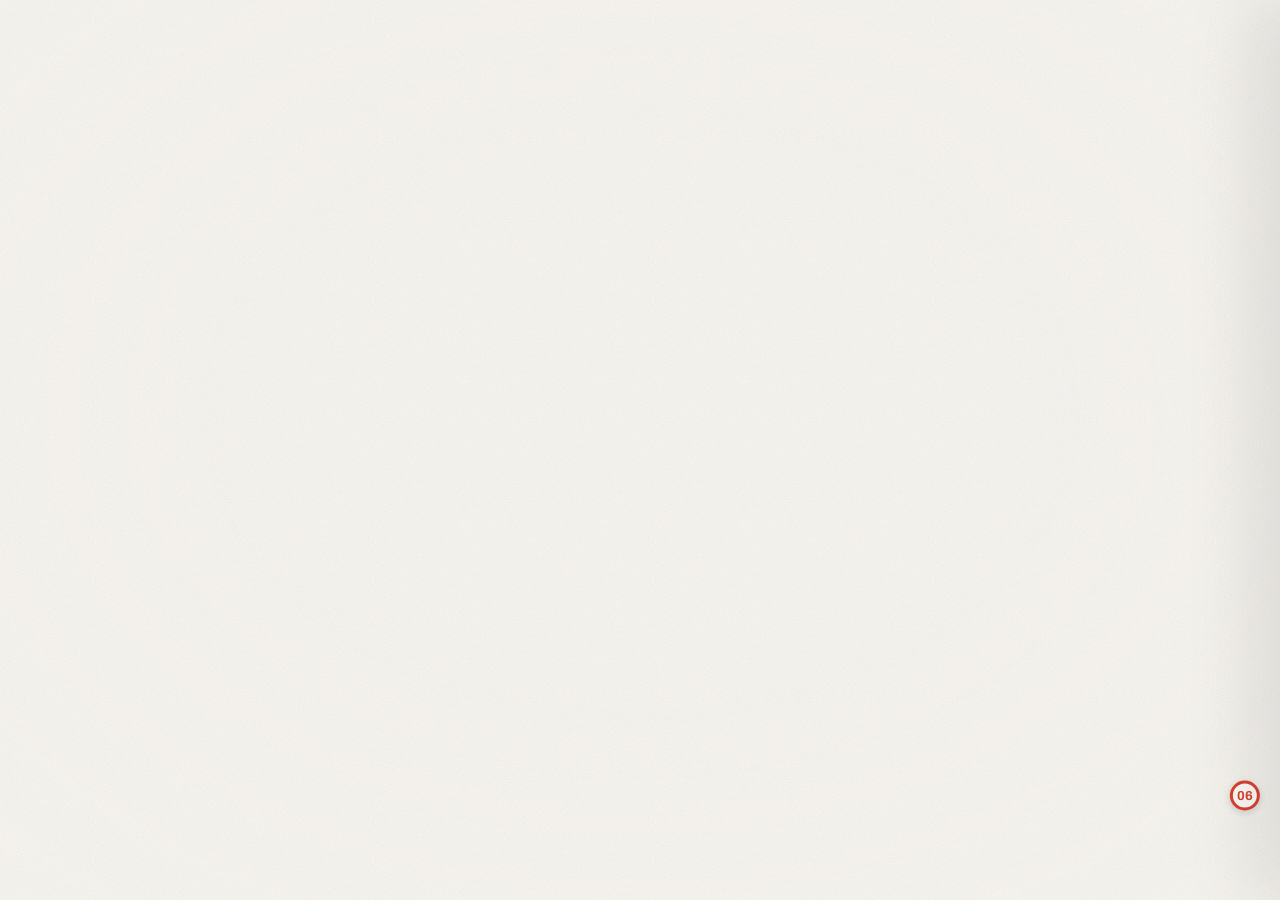
<file: index.template.html>
<!DOCTYPE html>
<html lang="es">
<head>
<meta charset="utf-8">
<meta name="viewport" content="width=device-width, initial-scale=1">
<title>El mapa que ya conocía — Bitácora de aprendizaje · Irina Peyrot</title>
<meta name="description" content="Bitácora de aprendizaje de Marketing Digital: un recorrido cartográfico por el territorio del marketing, con los ojos de quien ya ejerce.">
<link rel="stylesheet" href="css/style.css">
</head>
<body>

<!-- ============ EL TERRITORIO ============ -->
<div id="viewport" class="viewport">
  <div id="map-wrap" class="map-wrap">
    <!--MAP_SVG-->
  </div>
  <div id="pins" class="pins"></div>
  <div class="grain" aria-hidden="true"></div>
  <div class="vignette" aria-hidden="true"></div>
</div>

<!-- ============ CARTUCHO ============ -->
<header class="cartouche">
  <div class="c-rule">
    <span>MARKETING DIGITAL · DISEÑO GRÁFICO</span>
    <span>BITÁCORA</span>
  </div>
  <h1>El mapa<br>que ya<br>conocía</h1>
  <p class="c-sub">Volver a un territorio aprendido y descubrir que el paisaje no cambió: cambió la mirada.</p>
  <div class="c-meta">
    <span class="c-name">Irina Peyrot</span>
    <span class="c-com">COMISIÓN DGN5BV · FINAL</span>
  </div>
  <button id="enter" class="enter">
    <span>Recorrer el territorio</span>
    <svg viewBox="0 0 24 24" width="13" height="13" aria-hidden="true"><path d="M4 12h15M13 6l6 6-6 6" fill="none" stroke="currentColor" stroke-width="2"/></svg>
  </button>
</header>

<!-- ============ LEYENDA ============ -->
<nav id="legend" class="legend" aria-label="Estaciones del recorrido"></nav>

<!-- ============ HUD INFERIOR ============ -->
<div class="hud">
  <div class="hud-left">
    <span class="hud-l" id="city">MONTEVIDEO</span>
    <span id="coords">34.90° S · 56.16° O</span>
  </div>
  <button id="open-hint" class="hud-station">
    <span id="station-label">00 · PRÓLOGO</span>
    <span class="hud-open">abrir ↵</span>
  </button>
  <div class="hud-help">
    <kbd>scroll</kbd> viajar · <kbd>enter</kbd> leer · <kbd>esc</kbd> volver
  </div>
</div>
<div class="progress-track"><div id="progress" class="progress"></div></div>

<!-- ============ PANEL ============ -->
<aside id="panel" class="panel" aria-live="polite">
  <button id="panel-close" class="panel-close" aria-label="Volver al mapa">
    <svg viewBox="0 0 24 24" width="15" height="15"><path d="M6 6l12 12M18 6L6 18" fill="none" stroke="currentColor" stroke-width="2"/></svg>
    <span>Volver al mapa</span>
  </button>
  <div class="panel-inner">
    <div id="panel-kicker" class="panel-kicker"></div>
    <h2 id="panel-title" class="panel-title"></h2>
    <div id="panel-body" class="panel-body"></div>
  </div>
</aside>

<script src="js/figuras.js"></script>
<script src="js/figuras-render.js"></script>
<script src="js/embeds.js"></script>
<script type="module" src="js/app.js"></script>
</body>
</html>
</file>
<file: css/style.css>
/* =========================================================================
   EL MAPA QUE YA CONOCÍA — web cartográfica
   Identidad heredada de la bitácora: Fraunces / Spectral / Archivo
   ========================================================================= */

@font-face { font-family:'Fraunces'; src:url('../assets/Fraunces.ttf') format('truetype'); font-weight:100 900; font-display:swap; }
@font-face { font-family:'Fraunces'; src:url('../assets/Fraunces-Italic.ttf') format('truetype'); font-weight:100 900; font-style:italic; font-display:swap; }
@font-face { font-family:'Spectral'; src:url('../assets/Spectral-Regular.ttf') format('truetype'); font-weight:400; font-display:swap; }
@font-face { font-family:'Spectral'; src:url('../assets/Spectral-Medium.ttf') format('truetype'); font-weight:500; font-display:swap; }
@font-face { font-family:'Spectral'; src:url('../assets/Spectral-SemiBold.ttf') format('truetype'); font-weight:600; font-display:swap; }
@font-face { font-family:'Spectral'; src:url('../assets/Spectral-Italic.ttf') format('truetype'); font-weight:400; font-style:italic; font-display:swap; }
@font-face { font-family:'Spectral'; src:url('../assets/Spectral-SemiBoldItalic.ttf') format('truetype'); font-weight:600; font-style:italic; font-display:swap; }
@font-face { font-family:'Archivo'; src:url('../assets/Archivo.ttf') format('truetype'); font-weight:100 900; font-stretch:75% 125%; font-display:swap; }
@font-face { font-family:'Archivo'; src:url('../assets/Archivo-Italic.ttf') format('truetype'); font-weight:100 900; font-stretch:75% 125%; font-style:italic; font-display:swap; }

:root{
  --tinta:#141414; --tinta-2:#2b2b2b; --gris:#6b6b6b; --gris-cl:#9a9a9a;
  --linea:#d8d8d8; --papel:#fff; --crema:#faf8f4; --rojo:#d8412f; --oscuro:#141414;
  --sans:'Archivo',ui-sans-serif,system-ui,sans-serif;
  --serif:'Fraunces',Georgia,serif;
  --body:'Spectral',Georgia,serif;
  --panel-w:min(720px,52vw);
  --ease:cubic-bezier(.22,.61,.36,1);
}

*{box-sizing:border-box}
html,body{margin:0;padding:0;height:100%}
body{
  background:#f7f5f0; color:var(--tinta);
  font-family:var(--body); overflow:hidden;
  -webkit-font-smoothing:antialiased;
}

/* ============================ EL TERRITORIO ============================ */
.viewport{
  position:fixed;inset:0;overflow:hidden;
  cursor:grab;background:#f7f5f0;
}
.viewport:active{cursor:grabbing}

.map-wrap{
  position:absolute;top:0;left:0;
  width:3000px;height:2100px;transform-origin:0 0;
  transition:transform 1.15s var(--ease);
  will-change:transform;
}
body.reading .map-wrap{transition:transform 1s var(--ease)}
.map-wrap svg{display:block;width:3000px;height:2100px}

/* grano de papel */
.grain{
  position:fixed;inset:0;pointer-events:none;z-index:2;opacity:.28;
  background-image:url("data:image/svg+xml,%3Csvg xmlns='http://www.w3.org/2000/svg' width='140' height='140'%3E%3Cfilter id='n'%3E%3CfeTurbulence type='fractalNoise' baseFrequency='.85' numOctaves='3'/%3E%3C/filter%3E%3Crect width='140' height='140' filter='url(%23n)' opacity='.5'/%3E%3C/svg%3E");
  mix-blend-mode:multiply;
}
/* viñeta suave para foco central */
.vignette{
  position:fixed;inset:0;pointer-events:none;z-index:1;
  background:radial-gradient(ellipse 70% 70% at 50% 46%,transparent 40%,rgba(247,245,240,.6) 100%);
}

/* ---- capa de pines HTML (nítidos a cualquier zoom) ---- */
.pins{
  position:absolute;top:0;left:0;width:3000px;height:2100px;
  transform-origin:0 0;pointer-events:none;
  transition:transform 1.15s var(--ease);
  --pin-inv:1;
}
body.reading .pins{transition:transform 1s var(--ease)}

.pin{
  position:absolute;transform:translate(-50%,-50%) scale(var(--pin-inv));
  background:none;border:0;cursor:pointer;pointer-events:auto;
  display:flex;flex-direction:column;align-items:center;gap:6px;
  padding:0;transition:transform .3s var(--ease);
  z-index:3;
}
.pin:hover{z-index:20}
.pin.active{z-index:25}
.pin-label{
  font-family:var(--sans);font-size:14px;font-weight:600;letter-spacing:.04em;
  color:var(--tinta);white-space:nowrap;
  background:rgba(250,248,244,.92);padding:4px 11px;border-radius:20px;
  border:1px solid rgba(20,20,20,.08);box-shadow:0 1px 4px rgba(20,20,20,.08);
  opacity:0;transform:translateY(4px);transition:opacity .3s var(--ease),transform .3s var(--ease);
  order:-1;
}
.pin-mark{position:relative;width:46px;height:46px;display:grid;place-items:center}
.pin-halo{
  position:absolute;width:46px;height:46px;border-radius:50%;
  border:2px solid var(--rojo);opacity:0;transform:scale(1);
  transition:opacity .4s var(--ease),transform .4s var(--ease);
}
.pin-ring{
  width:30px;height:30px;border-radius:50%;background:var(--crema);
  border:3px solid var(--rojo);display:grid;place-items:center;
  box-shadow:0 2px 7px rgba(20,20,20,.16);
  transition:background .3s var(--ease),width .3s var(--ease),height .3s var(--ease);
}
.pin-n{font-family:var(--sans);font-size:13px;font-weight:700;color:var(--rojo);transition:color .3s var(--ease)}

.pin:hover .pin-label{opacity:1;transform:none}
.pin:hover .pin-ring{background:#fff}
.pin.active .pin-label{opacity:1;transform:none;color:var(--rojo);border-color:rgba(216,65,47,.3)}
.pin.active .pin-halo{opacity:.6;transform:scale(1.5);animation:halo 2.2s var(--ease) infinite}
.pin.active .pin-ring{background:var(--rojo);width:36px;height:36px}
.pin.active .pin-n{color:#fff}
@keyframes halo{0%,100%{transform:scale(1.35);opacity:.55}50%{transform:scale(1.7);opacity:.2}}

#route{pointer-events:none}


/* ============================ CARTUCHO ============================ */
.cartouche{
  position:fixed;z-index:4;left:clamp(24px,4vw,64px);top:clamp(22px,4vh,52px);
  width:min(430px,42vw);
  opacity:0;transform:translateY(14px);
  transition:opacity .9s var(--ease) .15s, transform .9s var(--ease) .15s;
}
body.ready .cartouche{opacity:1;transform:none}
body.reading .cartouche{opacity:0;transform:translateY(-10px);pointer-events:none;transition-delay:0s}

.c-rule{
  display:flex;justify-content:space-between;gap:14px;
  font-family:var(--sans);font-size:8px;letter-spacing:.19em;text-transform:uppercase;
  color:var(--tinta-2);border-bottom:1.2px solid var(--tinta);
  padding-bottom:7px;margin-bottom:26px;
}
.cartouche h1{
  font-family:var(--serif);font-weight:600;
  font-size:clamp(42px,5.2vw,74px);line-height:.94;letter-spacing:-.02em;
  margin:0 0 18px;
}
.c-sub{
  font-family:var(--body);font-style:italic;
  font-size:clamp(13px,1.05vw,15.5px);line-height:1.5;color:var(--tinta-2);
  margin:0 0 26px;max-width:36ch;
}
.c-meta{
  display:flex;align-items:baseline;gap:14px;flex-wrap:wrap;
  border-top:1px solid var(--linea);padding-top:10px;margin-bottom:26px;
}
.c-name{font-family:var(--serif);font-size:16px;font-weight:600}
.c-com{font-family:var(--sans);font-size:8px;letter-spacing:.16em;color:var(--gris);text-transform:uppercase}

.enter{
  display:inline-flex;align-items:center;gap:9px;
  font-family:var(--sans);font-size:10px;font-weight:500;letter-spacing:.15em;text-transform:uppercase;
  background:var(--tinta);color:#fff;border:0;border-radius:999px;
  padding:12px 20px;cursor:pointer;
  transition:background .3s var(--ease),transform .3s var(--ease);
}
.enter:hover{background:var(--rojo);transform:translateX(3px)}
.enter svg{transition:transform .3s var(--ease)}
.enter:hover svg{transform:translateX(3px)}
.enter:focus-visible{outline:2px solid var(--rojo);outline-offset:3px}

/* ============================ LEYENDA ============================ */
.legend{
  position:fixed;z-index:4;right:clamp(20px,3vw,44px);top:50%;
  transform:translateY(-50%);
  display:flex;flex-direction:column;gap:1px;
  opacity:0;transition:opacity .8s var(--ease) .5s;
}
body.ready .legend{opacity:1}
body.reading .legend{opacity:0;pointer-events:none;transition-delay:0s}

.lg-item{
  display:flex;align-items:center;gap:11px;justify-content:flex-end;
  background:none;border:0;cursor:pointer;padding:7px 0;
  font-family:var(--sans);color:var(--gris-cl);
  transition:color .3s var(--ease);
}
.lg-n{
  font-size:9px;font-weight:600;letter-spacing:.1em;
  min-width:20px;text-align:right;
}
.lg-t{
  font-size:9.5px;letter-spacing:.12em;text-transform:uppercase;
  max-width:0;overflow:hidden;white-space:nowrap;opacity:0;
  transition:max-width .45s var(--ease),opacity .35s var(--ease);
}
.lg-item::after{
  content:'';width:16px;height:1px;background:currentColor;flex-shrink:0;
  transition:width .35s var(--ease);
}
.lg-item:hover,.lg-item.on{color:var(--tinta)}
.lg-item:hover .lg-t,.lg-item.on .lg-t{max-width:230px;opacity:1}
.lg-item.on{color:var(--rojo)}
.lg-item.on::after{width:30px}
.lg-item:focus-visible{outline:2px solid var(--rojo);outline-offset:2px}

/* ============================ HUD ============================ */
.hud{
  position:fixed;z-index:4;left:50%;transform:translateX(-50%);
  bottom:clamp(20px,3.4vh,38px);
  display:flex;align-items:center;gap:clamp(18px,3vw,44px);
  padding:11px 22px;border-radius:999px;
  background:rgba(250,248,244,.82);backdrop-filter:blur(8px);
  border:1px solid var(--linea);
  opacity:0;transition:opacity .8s var(--ease) .65s;
}
body.ready .hud{opacity:1}
body.reading .hud{opacity:0;pointer-events:none;transition-delay:0s}

.hud-left{display:flex;flex-direction:column;gap:3px}
.hud-l{font-family:var(--sans);font-size:7px;letter-spacing:.22em;color:var(--rojo);text-transform:uppercase}
#coords{font-family:var(--sans);font-size:10.5px;letter-spacing:.06em;color:var(--tinta-2)}
.hud-station{border-left:1px solid var(--linea);border-right:1px solid var(--linea)}
.hud-help{font-family:var(--sans);font-size:8.5px;letter-spacing:.08em;color:var(--gris-cl)}
.hud-help kbd{
  font-family:var(--sans);font-size:8px;background:rgba(20,20,20,.06);
  border:1px solid var(--linea);border-radius:3px;padding:2px 5px;color:var(--tinta-2);
}
@media (max-width:900px){ .hud-help{display:none} .hud-station{border-right:0} }

/* ============================ PANEL ============================ */
.panel{
  position:fixed;z-index:6;top:0;right:0;height:100%;width:var(--panel-w);
  background:var(--papel);
  border-left:1px solid var(--linea);
  box-shadow:-30px 0 70px rgba(20,20,20,.10);
  overflow-y:auto;overscroll-behavior:contain;
  transform:translateX(101%);
  transition:transform .78s var(--ease);
}
body.reading .panel{transform:none}
.panel::-webkit-scrollbar{width:8px}
.panel::-webkit-scrollbar-thumb{background:var(--linea);border-radius:4px}
.panel::-webkit-scrollbar-thumb:hover{background:var(--gris-cl)}

.panel-close{
  position:sticky;top:0;z-index:2;float:right;
  display:inline-flex;align-items:center;gap:8px;margin:20px 26px 0 0;
  font-family:var(--sans);font-size:9px;font-weight:500;letter-spacing:.15em;text-transform:uppercase;
  background:var(--crema);color:var(--tinta-2);
  border:1px solid var(--linea);border-radius:999px;padding:9px 15px;cursor:pointer;
  transition:color .3s var(--ease),border-color .3s var(--ease);
}
.panel-close:hover{color:var(--rojo);border-color:var(--rojo)}
.panel-close:focus-visible{outline:2px solid var(--rojo);outline-offset:2px}

.panel-inner{padding:clamp(34px,4.4vw,64px);padding-top:clamp(56px,5vw,74px);max-width:760px}

.panel-kicker{
  font-family:var(--sans);font-size:9px;font-weight:500;letter-spacing:.24em;
  text-transform:uppercase;color:var(--rojo);margin-bottom:12px;
}
.panel-title{
  font-family:var(--serif);font-weight:600;
  font-size:clamp(28px,3.1vw,42px);line-height:1.06;letter-spacing:-.015em;
  margin:0 0 26px;
}
.panel-body{font-size:15px;line-height:1.68;color:var(--tinta)}

.lead{
  font-family:var(--body);font-style:italic;font-size:17px;line-height:1.55;
  color:var(--tinta-2);margin:0 0 22px;padding-bottom:22px;
  border-bottom:1px solid var(--linea);
}
.pts{
  font-family:var(--body);font-size:13px;color:var(--gris);line-height:1.55;
  margin:0 0 34px;
}
.pts-l{
  display:block;font-family:var(--sans);font-size:7.5px;letter-spacing:.2em;
  text-transform:uppercase;color:var(--rojo);margin-bottom:6px;
}

/* ---- contenido heredado del PDF ---- */
.panel-body p{margin:0 0 1em}
.panel-body em{font-style:italic}
.panel-body strong{font-weight:600}

.pt{
  padding-top:38px;margin-top:38px;border-top:1px solid var(--linea);
}
.pt:first-child{border-top:0;margin-top:0;padding-top:0}

.punto-kicker{
  font-family:var(--sans);font-size:8.5px;font-weight:500;letter-spacing:.19em;
  text-transform:uppercase;color:var(--rojo);margin-bottom:8px;
}
.punto-kicker::before{content:'◆\00a0\00a0'}

.punto-titulo{
  font-family:var(--serif);font-weight:600;font-size:clamp(22px,2.3vw,30px);
  line-height:1.14;margin:0 0 .6em;letter-spacing:-.01em;
}
.sub{
  font-family:var(--serif);font-weight:600;font-size:19px;
  margin:1.7em 0 .5em;line-height:1.2;
}

/* figuras */
.figura{
  border:1px solid var(--linea);background:var(--crema);
  padding:20px 22px 16px;margin:1.9em 0;border-radius:2px;
}
.fig-tit{
  font-family:var(--sans);font-size:10px;margin-bottom:14px;
  border-bottom:1px solid var(--tinta);padding-bottom:9px;
}
.fig-tit .fnum{color:var(--rojo);font-weight:600;letter-spacing:.13em;margin-right:9px}
.fig-tit .fnom{color:var(--tinta);font-weight:600}
.figura svg{display:block;width:100%;height:auto}
.figura .lectura{
  font-family:var(--body);font-style:italic;font-size:12.5px;color:var(--gris);
  line-height:1.5;margin-top:14px;
}
.figura .lectura .lbl{
  font-family:var(--sans);font-style:normal;font-size:7.5px;letter-spacing:.18em;
  color:var(--rojo);text-transform:uppercase;margin-right:7px;
}

/* recuadros */
.caso,.minicaso{
  background:var(--crema);border:1px solid var(--linea);
  padding:20px 22px;margin:1.9em 0;border-radius:2px;
}
.caso{border-left:3px solid var(--rojo)}
.minicaso{border-top:2.5px solid var(--rojo)}
.caso-lbl,.mc-lbl{
  font-family:var(--sans);font-size:7.5px;font-weight:500;letter-spacing:.19em;
  text-transform:uppercase;color:var(--rojo);margin-bottom:8px;
}
.caso h4,.minicaso h4{
  font-family:var(--serif);font-size:18px;font-weight:600;margin:0 0 .55em;line-height:1.2;
}
.caso p,.minicaso p{font-size:14px;line-height:1.62;margin-bottom:.7em}
.caso p:last-child,.minicaso p:last-child{margin-bottom:0}
.lupa{font-size:13.5px}
.lupa .lupa-lbl{font-weight:600;font-style:italic}

/* recuadro oscuro */
.oscuro{
  background:var(--oscuro);color:#e8e8e8;padding:22px 24px;
  margin:1.9em 0;border-radius:2px;
}
.oscuro .os-lbl{
  font-family:var(--sans);font-size:7.5px;font-weight:500;letter-spacing:.19em;
  text-transform:uppercase;color:var(--rojo);margin-bottom:10px;
}
.oscuro .os-lbl::before{content:'◆\00a0\00a0'}
.oscuro p{font-size:14px;line-height:1.66;margin-bottom:.7em}
.oscuro p:last-child{margin-bottom:0}
.oscuro strong{color:#fff}

/* cómo sería mejor */
.mejor{border-top:2px solid var(--rojo);padding:14px 0 0;margin:1.9em 0}
.mejor-lbl{
  font-family:var(--sans);font-size:7.5px;font-weight:500;letter-spacing:.19em;
  text-transform:uppercase;color:var(--rojo);margin-bottom:8px;
}
.mejor-lbl::before{content:'→\00a0\00a0'}
.mejor p{font-size:13.5px;line-height:1.6}

/* cita */
.cita{
  font-family:var(--serif);font-style:italic;font-weight:500;
  font-size:clamp(19px,1.85vw,24px);line-height:1.32;
  margin:1.9em 0;color:var(--tinta);
}
.cita .fuente{
  display:block;font-family:var(--sans);font-style:normal;font-weight:500;
  font-size:7.5px;letter-spacing:.18em;color:var(--gris);
  text-transform:uppercase;margin-top:12px;
}

/* mockup de post */
.mock{
  border:1px solid var(--linea);background:#fff;max-width:430px;
  margin:1.6em auto;border-radius:6px;overflow:hidden;
}
.mock-head{display:flex;align-items:center;gap:10px;padding:12px 14px;border-bottom:1px solid var(--linea)}
.mock-ava{
  width:32px;height:32px;border-radius:50%;background:var(--rojo);flex-shrink:0;
  display:flex;align-items:center;justify-content:center;color:#fff;
  font-family:var(--serif);font-size:15px;font-weight:600;
}
.mock-user{font-family:var(--sans);font-size:11px;font-weight:600}
.mock-user .h{display:block;font-weight:400;font-size:9px;color:var(--gris);margin-top:2px}
.mock-body{padding:15px 16px;font-size:13.5px;line-height:1.55}
.mock-body p{margin:0 0 .6em}
.mock-body p:last-child{margin:0}
.mock-foot{
  padding:9px 16px 12px;font-family:var(--sans);font-size:8px;letter-spacing:.1em;
  color:var(--gris-cl);text-transform:uppercase;
}

/* referencia al pie */
.ref-pieza{
  font-family:var(--sans);font-size:9.5px;color:var(--gris);
  line-height:1.5;margin:-.6em 0 1.9em;
}
.ref-pieza .rlbl{
  color:var(--rojo);font-weight:500;letter-spacing:.14em;
  text-transform:uppercase;margin-right:7px;
}
.ref-pieza .url{word-break:break-word}

/* stats */
.stat-row{display:flex;gap:22px;margin:1.6em 0;flex-wrap:wrap}
.stat{flex:1;min-width:150px;border-top:2px solid var(--rojo);padding-top:9px}
.stat .n{font-family:var(--serif);font-weight:600;font-size:32px;line-height:1;color:var(--rojo)}
.stat .t{
  font-family:var(--sans);font-size:8px;letter-spacing:.1em;color:var(--tinta-2);
  text-transform:uppercase;margin-top:6px;line-height:1.4;
}

/* bibliografía */
.bib-tit{font-family:var(--serif);font-size:32px;margin:0 0 .3em}
.bib-intro{
  font-family:var(--body);font-style:italic;font-size:14px;color:var(--gris);
  margin-bottom:2em;
}
.bib-sec{
  font-family:var(--sans);font-size:9px;font-weight:600;letter-spacing:.2em;
  text-transform:uppercase;color:var(--rojo);
  margin:2.2em 0 1em;border-bottom:1px solid var(--tinta);padding-bottom:8px;
}
.bib-item{
  font-size:13.5px;line-height:1.55;margin:0 0 .9em;
  padding-left:26px;text-indent:-26px;
}
.bib-item .u{color:var(--gris);word-break:break-all}
.bib-note{font-style:italic;font-size:12px;color:var(--gris-cl)}

/* kicker genérico del contenido */
.panel-body .kicker{
  font-family:var(--sans);font-size:8.5px;font-weight:500;letter-spacing:.19em;
  text-transform:uppercase;color:var(--rojo);margin-bottom:8px;
}
.panel-body .unidad-head{display:none} /* el título ya está en la cabecera del panel */
.panel-body h2.punto-titulo:first-child{margin-top:0}

/* ============================ RESPONSIVE ============================ */
@media (max-width:1080px){
  :root{--panel-w:min(640px,66vw)}
  .cartouche{width:min(380px,52vw)}
}

@media (max-width:820px){
  :root{--panel-w:100vw}
  .cartouche{
    width:auto;right:clamp(24px,4vw,64px);
    top:auto;bottom:clamp(96px,14vh,140px);
  }
  .cartouche h1{font-size:clamp(38px,10vw,54px)}
  .c-sub{max-width:none;font-size:13px;margin-bottom:20px}
  .legend{
    top:auto;bottom:0;left:0;right:0;transform:none;
    flex-direction:row;justify-content:flex-start;
    gap:0;overflow-x:auto;padding:12px 16px;
    background:linear-gradient(to top,rgba(247,245,240,.97),rgba(247,245,240,0));
    -webkit-overflow-scrolling:touch;scrollbar-width:none;
  }
  .legend::-webkit-scrollbar{display:none}
  .lg-item{flex-shrink:0;padding:8px 12px;gap:7px}
  .lg-item::after{display:none}
  .lg-t{max-width:none;opacity:1;font-size:8.5px}
  .hud{display:none}
  .panel{border-left:0}
  .panel-inner{padding:26px 22px 60px;padding-top:20px}
  .panel-close{margin:14px 16px 0 0}
  .figura{padding:14px 14px 12px;margin:1.5em -6px}
  .oscuro,.caso,.minicaso{padding:16px 16px;margin:1.5em -6px}
  .panel-body{font-size:15px}
}

/* ============================ HUD: estación + progreso ============================ */
.hud-station{
  display:flex;flex-direction:column;gap:3px;align-items:center;
  background:none;border:0;cursor:pointer;font-family:var(--sans);
  padding:0 20px;
}
#station-label{
  font-size:11px;font-weight:600;letter-spacing:.13em;text-transform:uppercase;
  color:var(--tinta);transition:color .3s var(--ease);
}
.hud-open{font-size:8px;letter-spacing:.16em;color:var(--rojo);text-transform:uppercase}
.hud-station:hover #station-label{color:var(--rojo)}

.progress-track{
  position:fixed;left:0;right:0;bottom:0;height:2px;z-index:4;
  background:rgba(20,20,20,.07);
  opacity:0;transition:opacity .8s var(--ease) .7s;
}
body.ready .progress-track{opacity:1}
body.reading .progress-track{opacity:0}
.progress{height:100%;width:0;background:var(--rojo);transition:width 1.1s var(--ease)}

/* ============================ A11Y ============================ */
@media (prefers-reduced-motion:reduce){
  *{transition-duration:.01ms!important;animation-duration:.01ms!important}
}
:focus-visible{outline:2px solid var(--rojo);outline-offset:2px}

/* =========================================================================
   FIGURAS INTERACTIVAS (solo web) — reemplazan los SVG ilegibles del panel
   ========================================================================= */
.fig-i{
  border:1px solid var(--linea);background:var(--crema);
  padding:20px 22px 18px;margin:1.9em 0;border-radius:2px;
}
.fig-i-tit{
  font-family:var(--sans);font-size:10px;margin-bottom:6px;
  border-bottom:1px solid var(--tinta);padding-bottom:9px;
}
.fig-i-tit .fnum{color:var(--rojo);font-weight:600;letter-spacing:.13em;margin-right:9px}
.fig-i-tit .fnom{color:var(--tinta);font-weight:600}
.fig-i-hint{
  font-family:var(--sans);font-size:8.5px;font-weight:500;letter-spacing:.13em;
  text-transform:uppercase;color:var(--gris-cl);margin:10px 0 16px;
}
.fig-i-cuerpo{margin-bottom:4px}

/* detalle desplegable compartido */
.fig-i-detalle{
  background:#fff;border:1px solid var(--linea);border-left:2.5px solid var(--rojo);
  border-radius:2px;padding:14px 16px;margin-top:14px;
  animation:figFade .28s var(--ease);
}
@keyframes figFade{from{opacity:0;transform:translateY(-4px)}to{opacity:1;transform:none}}
.fig-i-d-t{
  display:block;font-family:var(--sans);font-size:11px;font-weight:700;letter-spacing:.08em;
  text-transform:uppercase;color:var(--tinta);
}
.fig-i-d-k{
  display:block;font-family:var(--body);font-style:italic;font-size:12.5px;color:var(--rojo);
  margin-top:2px;
}
.fig-i-d-b{
  font-family:var(--body);font-size:13.5px;line-height:1.6;color:var(--tinta-2);
  margin:.55em 0 0;
}
.fig-i-lectura{
  font-family:var(--body);font-style:italic;font-size:12.5px;color:var(--gris);
  line-height:1.5;margin-top:18px;padding-top:14px;border-top:1px solid var(--linea);
}
.fig-i-lectura .lbl{
  font-family:var(--sans);font-style:normal;font-size:7.5px;letter-spacing:.18em;
  color:var(--rojo);text-transform:uppercase;margin-right:7px;
}

/* botones base: sin estilo nativo */
.fig-i button{
  font-family:inherit;text-align:left;cursor:pointer;
  background:#fff;border:1px solid var(--linea);color:var(--tinta);
  transition:border-color .2s var(--ease),background .2s var(--ease),transform .2s var(--ease);
}
.fig-i button:hover{border-color:var(--rojo)}
.fig-i button.activo{border-color:var(--rojo);background:#fff;box-shadow:inset 3px 0 0 var(--rojo)}
.fig-i button:focus-visible{outline:2px solid var(--rojo);outline-offset:2px}

/* ---------- TIMELINE ---------- */
.tl-track{display:flex;gap:8px;align-items:stretch}
.tl-step{
  flex:1;display:flex;flex-direction:column;gap:3px;position:relative;
  padding:26px 8px 12px;border-radius:2px;min-width:0;
}
.tl-step::before{ /* línea del eje */
  content:'';position:absolute;top:12px;left:0;right:0;height:1px;background:var(--linea);z-index:0;
}
.tl-step:first-child::before{left:50%}
.tl-step:last-child::before{right:50%}
.tl-dot{
  position:absolute;top:8px;left:50%;transform:translateX(-50%);
  width:9px;height:9px;border-radius:50%;background:var(--tinta);border:2px solid var(--crema);z-index:1;
}
.tl-step:last-child .tl-dot{background:var(--rojo)}
.tl-step.activo .tl-dot{background:var(--rojo)}
.tl-n{font-family:var(--sans);font-size:8px;font-weight:600;letter-spacing:.1em;color:var(--gris-cl)}
.tl-t{font-family:var(--sans);font-size:10.5px;font-weight:700;letter-spacing:.02em;line-height:1.15}
.tl-k{font-family:var(--body);font-style:italic;font-size:11px;color:var(--gris);line-height:1.3}
.tl-escala{
  display:flex;justify-content:space-between;margin-top:10px;
  font-family:var(--sans);font-size:8px;letter-spacing:.12em;text-transform:uppercase;color:var(--gris-cl);
}
@media (max-width:620px){
  .tl-track{flex-direction:column;gap:6px}
  .tl-step{flex-direction:row;align-items:center;gap:10px;padding:10px 10px 10px 30px}
  .tl-step::before{top:0;bottom:0;left:14px;right:auto;width:1px;height:auto}
  .tl-step:first-child::before{top:50%;left:14px}
  .tl-step:last-child::before{bottom:50%;left:14px}
  .tl-dot{top:50%;left:14px;transform:translate(-50%,-50%)}
  .tl-n{min-width:20px}
}

/* ---------- PIRÁMIDE ---------- */
.pir{display:flex;flex-direction:column;align-items:center;gap:4px}
.pir-stack{display:flex;flex-direction:column;align-items:center;gap:3px;width:100%}
.pir-row{
  display:flex;align-items:center;justify-content:center;padding:11px 12px;border-radius:2px;
  min-height:40px;
}
.pir-t{font-family:var(--sans);font-size:10.5px;font-weight:700;letter-spacing:.06em;text-align:center}
.pir-flag{
  font-family:var(--sans);font-size:8px;letter-spacing:.14em;text-transform:uppercase;color:var(--gris-cl);
}
.pir-top{margin-bottom:2px}
.pir-bottom{margin-top:2px}

/* ---------- BALANZA ---------- */
.bal-formula{
  font-family:var(--sans);font-size:11px;font-weight:600;letter-spacing:.01em;text-align:center;
  color:var(--tinta);background:#fff;border:1px solid var(--linea);border-radius:2px;
  padding:10px 12px;margin-bottom:14px;
}
.bal{display:flex;align-items:stretch;gap:0}
.bal-col{flex:1;display:flex;flex-direction:column;gap:6px;padding:0 10px}
.bal-tit{
  font-family:var(--sans);font-size:9px;font-weight:700;letter-spacing:.14em;text-transform:uppercase;
  margin-bottom:4px;
}
.bal-ben .bal-tit{color:var(--tinta)}
.bal-cos .bal-tit{color:var(--gris)}
.bal-fulcro{
  display:flex;align-items:center;justify-content:center;width:26px;
  font-family:var(--serif);font-size:22px;color:var(--rojo);font-weight:600;
}
.bal-item{display:flex;align-items:baseline;gap:8px;padding:9px 11px;border-radius:2px}
.bal-sig{font-family:var(--sans);font-size:12px;font-weight:700;color:var(--rojo)}
.bal-l{font-family:var(--body);font-size:13px;font-weight:600;font-style:italic}
@media (max-width:620px){
  .bal{flex-direction:column;gap:10px}
  .bal-fulcro{width:auto;height:22px}
}

/* ---------- TARJETAS ---------- */
.tj{display:grid;gap:8px}
.tj[data-cols="2"]{grid-template-columns:repeat(2,1fr)}
.tj[data-cols="3"]{grid-template-columns:repeat(3,1fr)}
.tj[data-cols="4"]{grid-template-columns:repeat(4,1fr)}
.tj-card{display:flex;flex-direction:column;gap:4px;padding:13px 13px;border-radius:2px}
.tj-n{font-family:var(--sans);font-size:8px;font-weight:600;letter-spacing:.14em;color:var(--gris-cl)}
.tj-t{font-family:var(--sans);font-size:10.5px;font-weight:700;letter-spacing:.03em;line-height:1.15}
.tj-k{font-family:var(--body);font-style:italic;font-size:11.5px;color:var(--rojo);line-height:1.3}
@media (max-width:620px){
  .tj[data-cols="3"],.tj[data-cols="4"]{grid-template-columns:repeat(2,1fr)}
}

/* ---------- NÚCLEO ---------- */
.nu{display:flex;flex-direction:column;align-items:center;gap:12px}
.nu-centro{
  display:flex;flex-direction:column;align-items:center;gap:2px;
  background:var(--tinta);color:#fff;border-radius:999px;padding:16px 26px;text-align:center;
}
.nu-c-t{font-family:var(--sans);font-size:11px;font-weight:700;letter-spacing:.08em}
.nu-c-k{font-family:var(--body);font-style:italic;font-size:11px;opacity:.85}
.nu-sats{display:grid;grid-template-columns:repeat(auto-fit,minmax(120px,1fr));gap:8px;width:100%}
.nu-sat{display:flex;flex-direction:column;gap:3px;padding:12px 13px;border-radius:2px}
.nu-t{font-family:var(--sans);font-size:10px;font-weight:700;letter-spacing:.04em}
.nu-k{font-family:var(--body);font-style:italic;font-size:11px;color:var(--rojo)}
.nu-nota{
  font-family:var(--body);font-size:12px;font-style:italic;color:var(--gris);
  margin:12px 0 0;text-align:center;
}

/* ---------- GIRO (comparación 2 col) ---------- */
.gi-heads,.tr-heads{
  display:grid;grid-template-columns:1fr 1fr;gap:30px;margin-bottom:8px;
  font-family:var(--sans);font-size:8.5px;font-weight:700;letter-spacing:.12em;text-transform:uppercase;
}
.gi-heads span:first-child,.tr-heads span:first-child{color:var(--gris)}
.gi-heads span:last-child,.tr-heads span:last-child{color:var(--rojo)}
.gi-rows,.tr-rows{display:flex;flex-direction:column;gap:6px}
.gi-row{display:grid;grid-template-columns:1fr auto 1fr;align-items:center;gap:12px;padding:11px 13px;border-radius:2px}
.gi-a,.gi-b{display:flex;flex-direction:column;gap:2px;min-width:0}
.gi-h{font-family:var(--sans);font-size:10.5px;font-weight:700;letter-spacing:.03em}
.gi-a .gi-h{color:var(--gris)}
.gi-b .gi-h{color:var(--rojo)}
.gi-d{font-family:var(--body);font-style:italic;font-size:11px;color:var(--gris);line-height:1.3}
.gi-arrow,.tr-arrow{font-family:var(--sans);font-size:14px;color:var(--rojo);font-weight:700}
@media (max-width:620px){
  .gi-heads,.tr-heads{gap:12px}
  .gi-row{grid-template-columns:1fr auto 1fr;gap:6px}
}

/* ---------- ESPECTRO ---------- */
.es-cols{display:grid;grid-template-columns:repeat(3,1fr);gap:8px}
.es-col{display:flex;flex-direction:column;gap:3px;padding:13px 13px;border-radius:2px}
.es-t{font-family:var(--sans);font-size:10.5px;font-weight:700;letter-spacing:.05em}
.es-en{font-family:var(--sans);font-size:8px;letter-spacing:.14em;text-transform:uppercase;color:var(--gris-cl)}
.es-det{font-family:var(--body);font-size:11px;color:var(--tinta-2);line-height:1.35;margin-top:2px}
.es-k{font-family:var(--body);font-style:italic;font-size:11px;color:var(--rojo);margin-top:2px}
.es-eje{
  font-family:var(--body);font-style:italic;font-size:11px;color:var(--gris);
  text-align:center;margin-top:12px;line-height:1.4;
}
@media (max-width:620px){ .es-cols{grid-template-columns:1fr} }

/* ---------- EMBUDO ---------- */
.emb{display:flex;flex-direction:column;align-items:center;gap:4px}
.emb-stack{display:flex;flex-direction:column;align-items:center;gap:3px;width:100%}
.emb-row{
  display:flex;flex-direction:column;align-items:center;gap:2px;padding:11px 12px;border-radius:2px;
  min-height:44px;justify-content:center;
}
.emb-t{font-family:var(--sans);font-size:10.5px;font-weight:700;letter-spacing:.05em;text-align:center}
.emb-k{font-family:var(--body);font-style:italic;font-size:11px;color:var(--rojo);text-align:center;line-height:1.3}
.emb-flag{font-family:var(--sans);font-size:8px;letter-spacing:.14em;text-transform:uppercase;color:var(--gris-cl)}

/* ---------- MATRIZ ---------- */
.mx-wrap{display:flex;gap:10px;align-items:stretch}
.mx-grid{flex:1;display:flex;flex-direction:column;gap:6px}
.mx-axis{
  display:flex;flex-direction:column;justify-content:space-between;align-items:center;
  font-family:var(--sans);font-size:8px;font-weight:600;letter-spacing:.1em;color:var(--gris-cl);
  padding:2px 0;gap:4px;
}
/* solo las palabras rotan; las flechas quedan verticales de verdad */
.mx-axis-lbl{writing-mode:vertical-rl;text-orientation:mixed}
.mx-arw-v{font-size:11px;line-height:1;color:var(--gris-cl)}
/* en las matrices con eje X, el eje Y se alinea solo con la grilla, no con la fila del eje X */
.mx-has-x .mx-axis{padding-bottom:24px}
.mx{flex:1;display:grid;grid-template-columns:1fr 1fr;gap:8px}
.mx-cell{display:flex;flex-direction:column;gap:4px;padding:13px 13px;border-radius:2px;min-height:78px;text-align:left}
.mx-emocional{background:#fff}
.mx-racional{background:#fbfaf7}
.mx-t{font-family:var(--sans);font-size:10.5px;font-weight:700;letter-spacing:.05em}
.mx-items{font-family:var(--body);font-style:italic;font-size:11.5px;color:var(--gris);line-height:1.35}
/* eje horizontal: rótulos de las dos columnas (izq · der) */
.mx-axis-x{
  display:grid;grid-template-columns:1fr 1fr;gap:8px;
  font-family:var(--sans);font-size:8px;font-weight:600;letter-spacing:.1em;color:var(--gris-cl);
  padding-top:2px;border-top:1px solid var(--linea);
}
.mx-axis-x span{padding-top:5px;display:inline-flex;align-items:center;gap:4px}
.mx-axis-x span:first-child{justify-content:flex-start}
.mx-axis-x span:last-child{justify-content:flex-end}
.mx-arw{font-size:11px;line-height:1}
@media (max-width:620px){
  .mx{grid-template-columns:1fr} .mx-axis{display:none}
  .mx-axis-x{grid-template-columns:1fr}
  .mx-axis-x span:last-child{text-align:left}
}

/* ---------- GRILLA ---------- */
.gr-sub{
  font-family:var(--sans);font-size:8px;font-weight:600;letter-spacing:.14em;text-transform:uppercase;
  color:var(--gris-cl);text-align:center;margin-bottom:12px;
}
.gr{display:grid;gap:8px}
.gr[data-cols="3"]{grid-template-columns:repeat(3,1fr)}
.gr-card{display:flex;flex-direction:column;gap:3px;padding:12px 12px;border-radius:2px}
.gr-t{font-family:var(--sans);font-size:10px;font-weight:700;letter-spacing:.04em}
.gr-k{font-family:var(--body);font-style:italic;font-size:11px;color:var(--rojo)}
.gr-ej{font-family:var(--sans);font-size:9px;color:var(--gris);letter-spacing:.02em;margin-top:2px}
@media (max-width:620px){ .gr[data-cols="3"]{grid-template-columns:1fr} }

/* ---------- FÓRMULA ---------- */
.fo-terms{display:grid;grid-template-columns:repeat(3,1fr);gap:8px;margin-bottom:14px}
.fo-term{display:flex;flex-direction:column;gap:3px;padding:12px 12px;border-radius:2px}
.fo-t{font-family:var(--sans);font-size:10px;font-weight:700;letter-spacing:.05em}
.fo-k{font-family:var(--body);font-style:italic;font-size:11px;color:var(--gris);line-height:1.3}
.fo-eq{
  display:flex;align-items:center;justify-content:center;gap:12px;flex-wrap:wrap;
  background:#fff;border:1px solid var(--linea);border-radius:2px;padding:14px 16px;
}
.fo-res{font-family:var(--sans);font-size:11px;font-weight:700;letter-spacing:.06em;color:var(--rojo)}
.fo-ig{font-family:var(--serif);font-size:20px;color:var(--tinta)}
.fo-frac{display:inline-flex;flex-direction:column;align-items:center;text-align:center}
.fo-num{font-family:var(--body);font-size:12px;border-bottom:1.5px solid var(--tinta);padding:0 8px 3px}
.fo-den{font-family:var(--body);font-size:12px;padding:3px 8px 0}
.fo-fac{font-family:var(--body);font-size:12px;color:var(--gris)}
.fo-pie{font-family:var(--body);font-style:italic;font-size:11.5px;color:var(--gris);text-align:center;margin:10px 0 0}
@media (max-width:620px){ .fo-terms{grid-template-columns:1fr} }

/* ---------- TRADUCCIÓN ---------- */
.tr-row{display:grid;grid-template-columns:1fr auto 1fr;align-items:center;gap:12px;padding:12px 13px;border-radius:2px}
.tr-a{font-family:var(--body);font-style:italic;font-size:12.5px;color:var(--gris)}
.tr-b{font-family:var(--sans);font-size:11px;font-weight:700;letter-spacing:.05em;color:var(--rojo)}
@media (max-width:620px){ .tr-row{gap:6px} }

/* móvil: márgenes del contenedor como las figuras viejas */
@media (max-width:820px){
  .fig-i{padding:14px 14px 14px;margin:1.5em -6px}
}

/* ---------- FICHA (Buyer Persona) ---------- */
.fi-card{display:flex;flex-direction:column;gap:14px}
.fi-head{display:flex;align-items:center;gap:16px;padding-bottom:14px;border-bottom:1px solid var(--linea)}
.fi-foto{width:74px;height:74px;border-radius:50%;object-fit:cover;flex-shrink:0;border:2px solid var(--tinta);background:#fff}
.fi-foto.sinimg{display:flex;align-items:center;justify-content:center;background:var(--tinta)}
.fi-foto.sinimg::after{content:attr(data-ini);font-family:var(--sans);font-size:22px;font-weight:700;color:#fff;letter-spacing:.05em}
.fi-id{display:flex;flex-direction:column;gap:2px;min-width:0}
.fi-nom{font-family:var(--sans);font-size:14px;font-weight:700;letter-spacing:.04em}
.fi-datos{font-family:var(--sans);font-size:9px;letter-spacing:.06em;text-transform:uppercase;color:var(--gris-cl)}
.fi-lema{font-family:var(--body);font-style:italic;font-size:13px;color:var(--rojo);margin-top:3px}
.fi-bloques{display:grid;grid-template-columns:repeat(3,1fr);gap:8px}
.fi-bloque{display:flex;align-items:center;justify-content:flex-start;padding:12px 12px;border-radius:2px;min-height:46px}
.fi-b-t{font-family:var(--sans);font-size:9.5px;font-weight:700;letter-spacing:.05em;line-height:1.2}
@media (max-width:620px){ .fi-bloques{grid-template-columns:1fr 1fr} }

/* ---------- EMPATÍA (Mapa) ---------- */
.em{display:flex;flex-direction:column;gap:10px}
.em-centro{align-self:center;display:flex;flex-direction:column;align-items:center;gap:1px;background:var(--tinta);color:#fff;border-radius:999px;padding:12px 24px}
.em-c-t{font-family:var(--sans);font-size:10px;font-weight:700;letter-spacing:.1em}
.em-c-k{font-family:var(--body);font-style:italic;font-size:10px;opacity:.85}
.em-quads{display:grid;grid-template-columns:1fr 1fr;gap:8px}
.em-q{display:flex;align-items:center;justify-content:center;text-align:center;padding:14px 12px;border-radius:2px;min-height:52px}
.em-q-t{font-family:var(--sans);font-size:9.5px;font-weight:700;letter-spacing:.05em}
.em-franjas{display:flex;flex-direction:column;gap:6px}
.em-franja{display:flex;align-items:center;padding:11px 13px;border-radius:2px}
.em-esf{box-shadow:inset 3px 0 0 var(--gris-cl)}
.em-ben{box-shadow:inset 3px 0 0 var(--rojo)}
.em-f-t{font-family:var(--sans);font-size:9.5px;font-weight:700;letter-spacing:.06em;text-transform:uppercase}
.em-esf .em-f-t{color:var(--gris)}
.em-ben .em-f-t{color:var(--rojo)}
@media (max-width:620px){ .em-quads{grid-template-columns:1fr} }

/* =========================================================================
   EMBEDS SOCIALES (solo web)
   ========================================================================= */
.emb-block{margin:1.7em 0}
.emb-row{display:flex;flex-wrap:wrap;gap:14px;justify-content:center;align-items:stretch}
.emb-row.emb-multi > *{flex:1 1 240px;max-width:320px}
.emb-cap{
  font-family:var(--sans);font-size:8px;letter-spacing:.14em;text-transform:uppercase;
  color:var(--gris-cl);text-align:center;margin-top:10px;
}
/* YouTube 16:9 */
.emb-yt{width:100%;max-width:560px;margin:0 auto;aspect-ratio:16/9;position:relative}
.emb-yt iframe{position:absolute;inset:0;width:100%;height:100%;border:1px solid var(--linea);border-radius:2px}

/* ---- tarjeta de PREVIEW enriquecida (miniatura + título + bajada) ---- */
.emb-card{
  display:flex;flex-direction:column;text-decoration:none;overflow:hidden;
  border:1px solid var(--linea);border-radius:3px;background:#fff;
  width:100%;max-width:320px;min-width:220px;
  transition:border-color .2s var(--ease),box-shadow .2s var(--ease),transform .2s var(--ease);
}
.emb-card:hover{border-color:var(--rojo);box-shadow:0 6px 20px rgba(20,20,20,.08);transform:translateY(-2px)}
/* miniatura de la publicación */
.emb-thumb{
  position:relative;width:100%;aspect-ratio:1/1;background:var(--crema);overflow:hidden;
  display:flex;align-items:center;justify-content:center;
}
.emb-thumb img{width:100%;height:100%;object-fit:cover;display:block}
.emb-thumb-ph{
  width:34px;height:34px;border-radius:50%;
  border:2.5px solid var(--linea);border-top-color:var(--rojo);
  animation:emb-spin .8s linear infinite;
}
.emb-card:not(.is-loading) .emb-thumb-ph{display:none}
@keyframes emb-spin{to{transform:rotate(360deg)}}
.emb-thumb-empty{aspect-ratio:5/2}
/* franja de color por red, arriba de la miniatura */
.emb-thumb::after{content:"";position:absolute;top:0;left:0;right:0;height:3px}
.emb-instagram .emb-thumb::after{background:linear-gradient(90deg,#f58529,#dd2a7b,#8134af)}
.emb-facebook  .emb-thumb::after{background:#1877f2}
.emb-tiktok    .emb-thumb::after{background:linear-gradient(90deg,#25f4ee,#000,#fe2c55)}
/* info */
.emb-info{display:flex;flex-direction:column;gap:4px;padding:12px 14px 14px}
.emb-c-red{font-family:var(--sans);font-size:8px;font-weight:600;letter-spacing:.16em;text-transform:uppercase;color:var(--rojo)}
.emb-c-title{font-family:var(--serif);font-size:13.5px;line-height:1.3;color:var(--tinta);font-weight:600}
.emb-c-desc{font-family:var(--body);font-size:12px;line-height:1.4;color:var(--gris);
  display:-webkit-box;-webkit-line-clamp:3;-webkit-box-orient:vertical;overflow:hidden}
.emb-c-h{font-family:var(--sans);font-size:11px;font-weight:700;letter-spacing:.02em;color:var(--gris)}
.emb-c-cta{font-family:var(--body);font-style:italic;font-size:12px;color:var(--rojo);margin-top:2px}
/* variante sin imagen recuperada: cae a tarjeta compacta */
.emb-card.is-plain .emb-thumb,.emb-card-plain .emb-thumb{display:none}
.emb-card-plain{border-left:2.5px solid var(--rojo)}
.emb-card-plain .emb-info,.emb-card.emb-card-plain{padding:16px 18px}
.emb-card-plain .emb-c-top{display:flex;flex-direction:column;gap:5px}
@media (max-width:620px){ .emb-row.emb-multi > *{flex-basis:100%;max-width:340px} }
</file>
